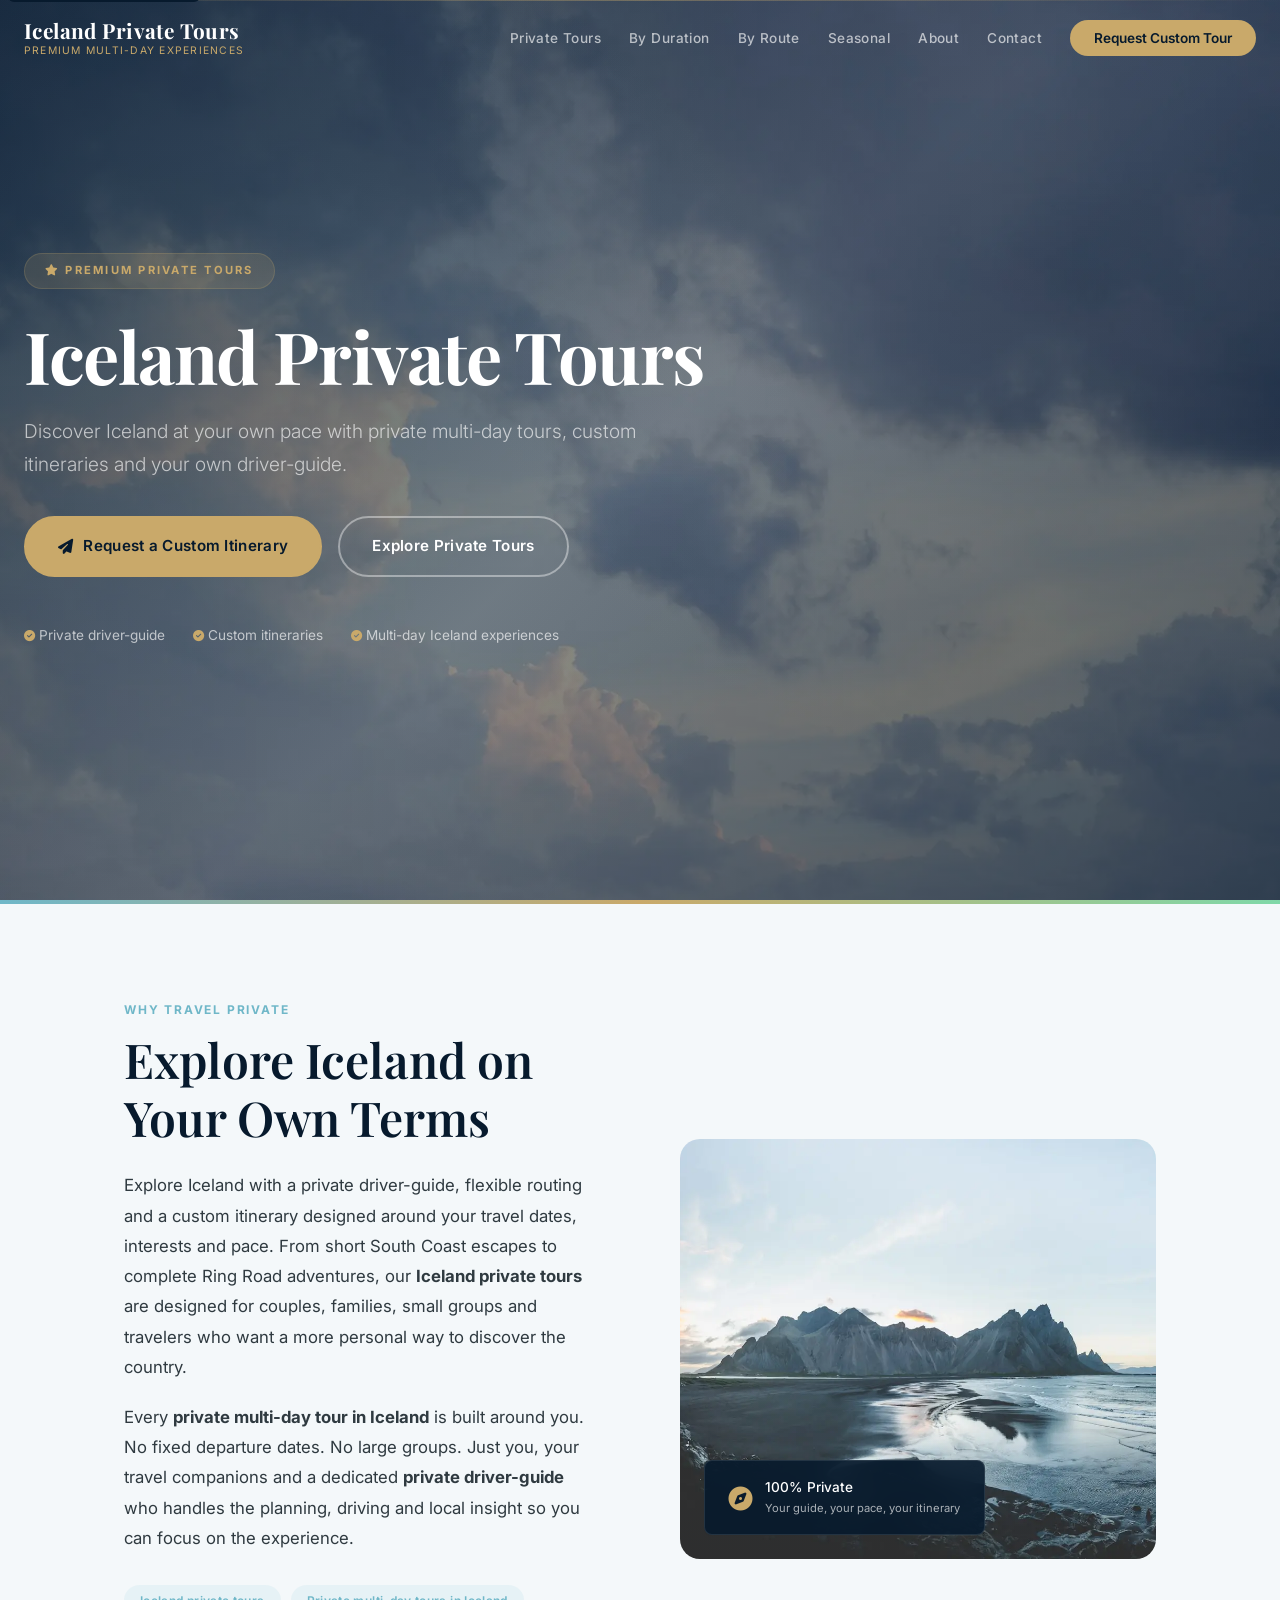
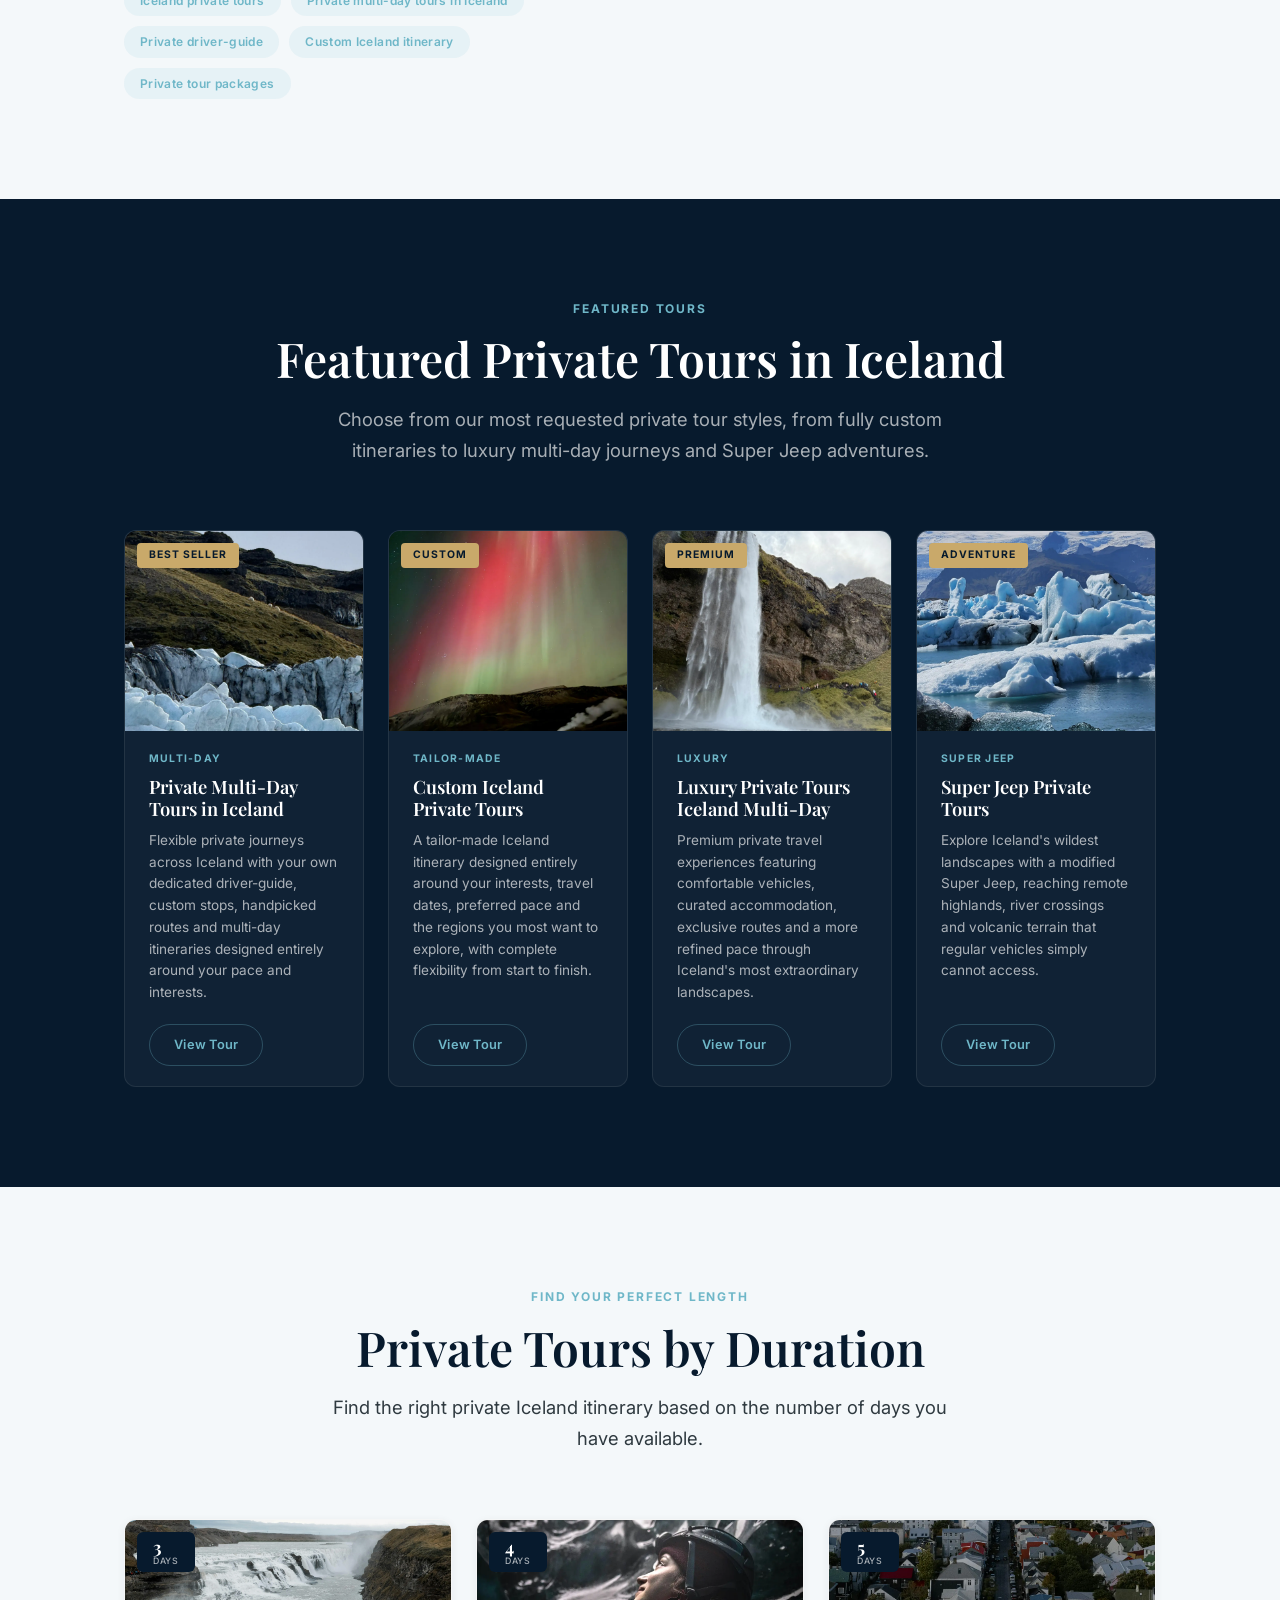
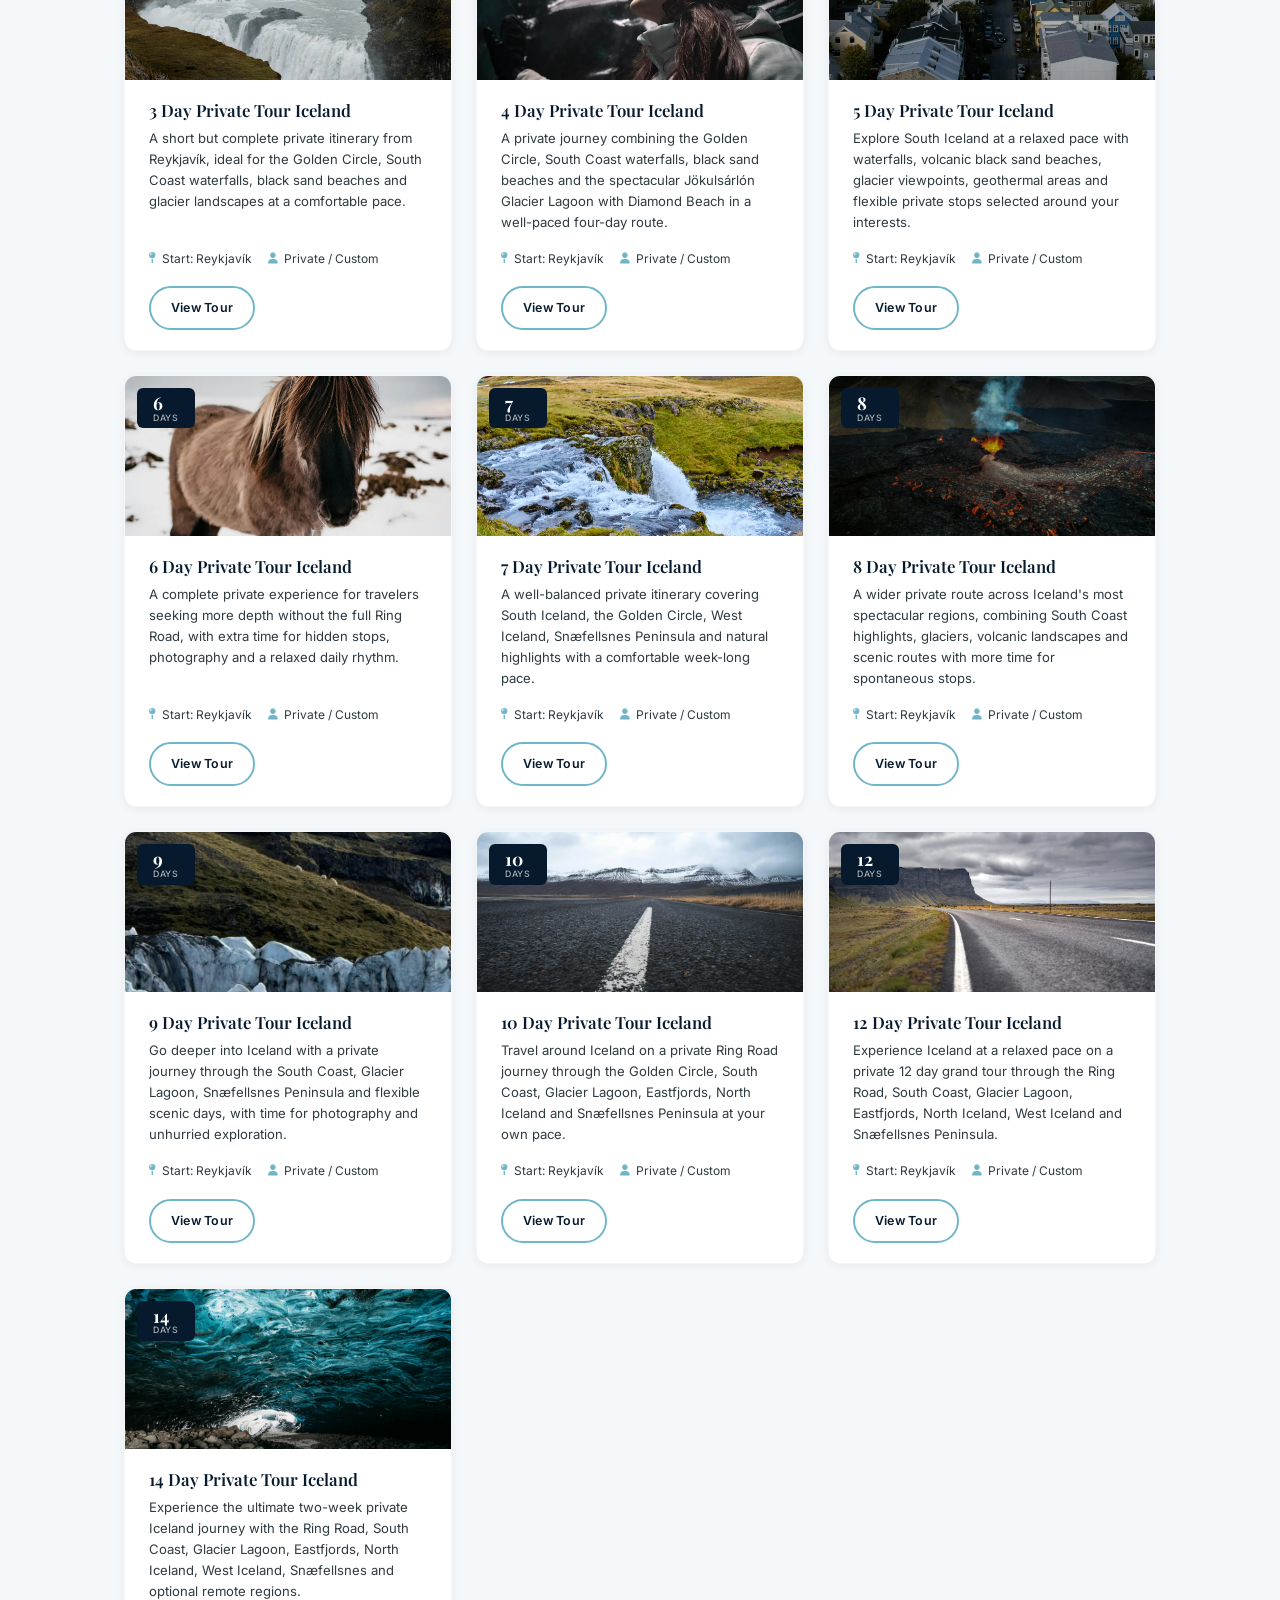
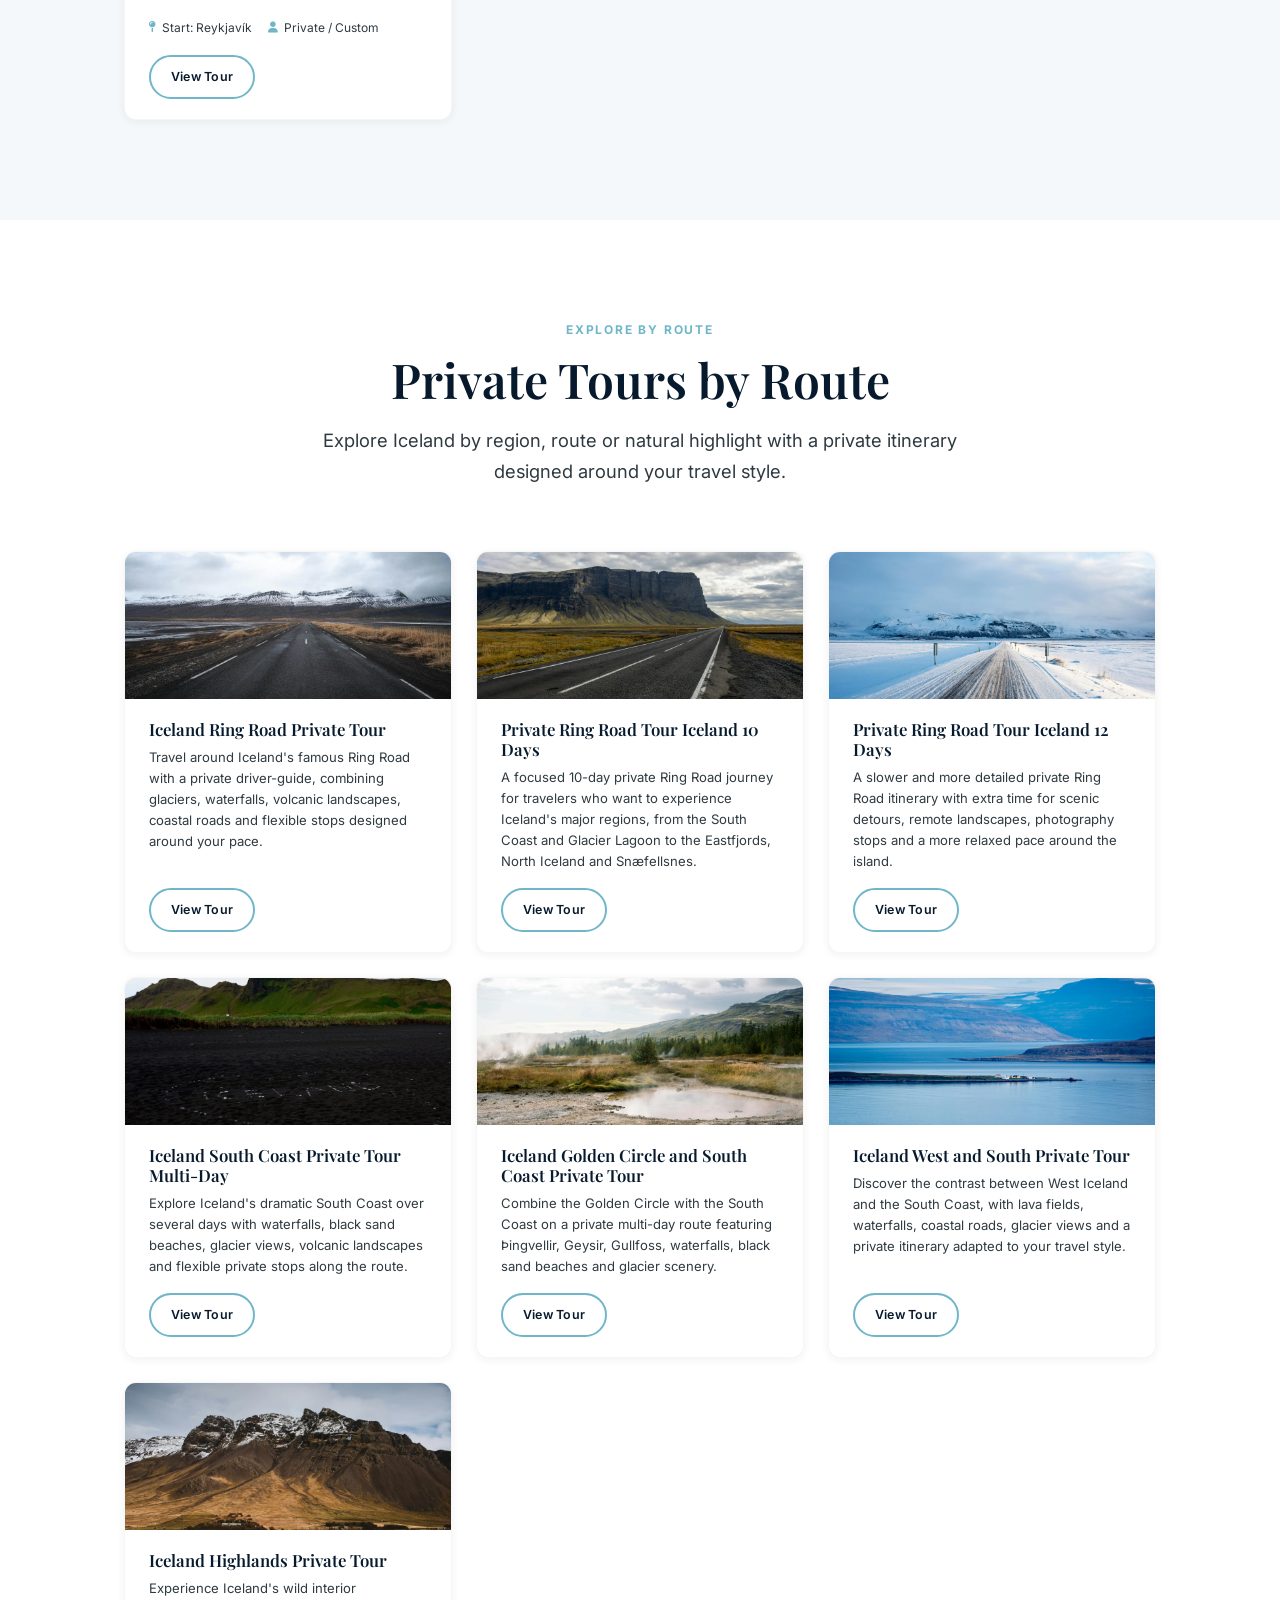
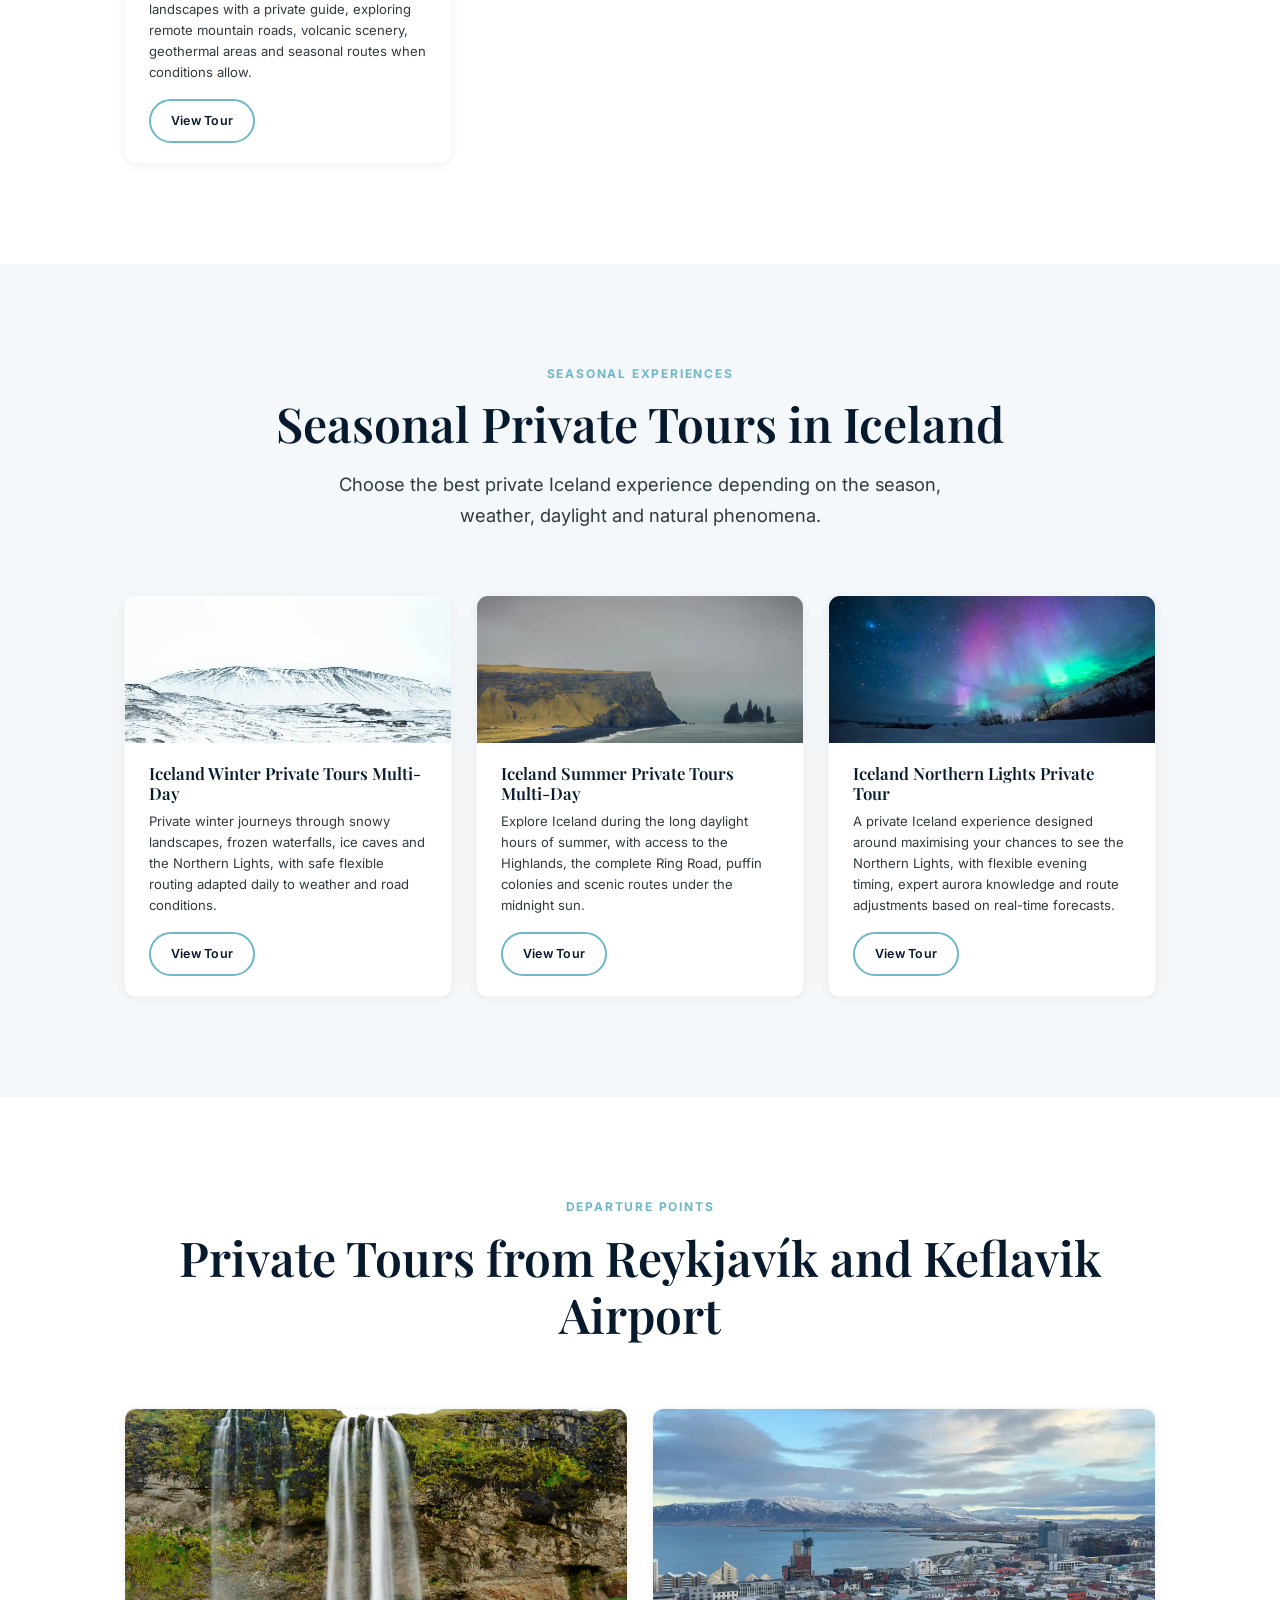
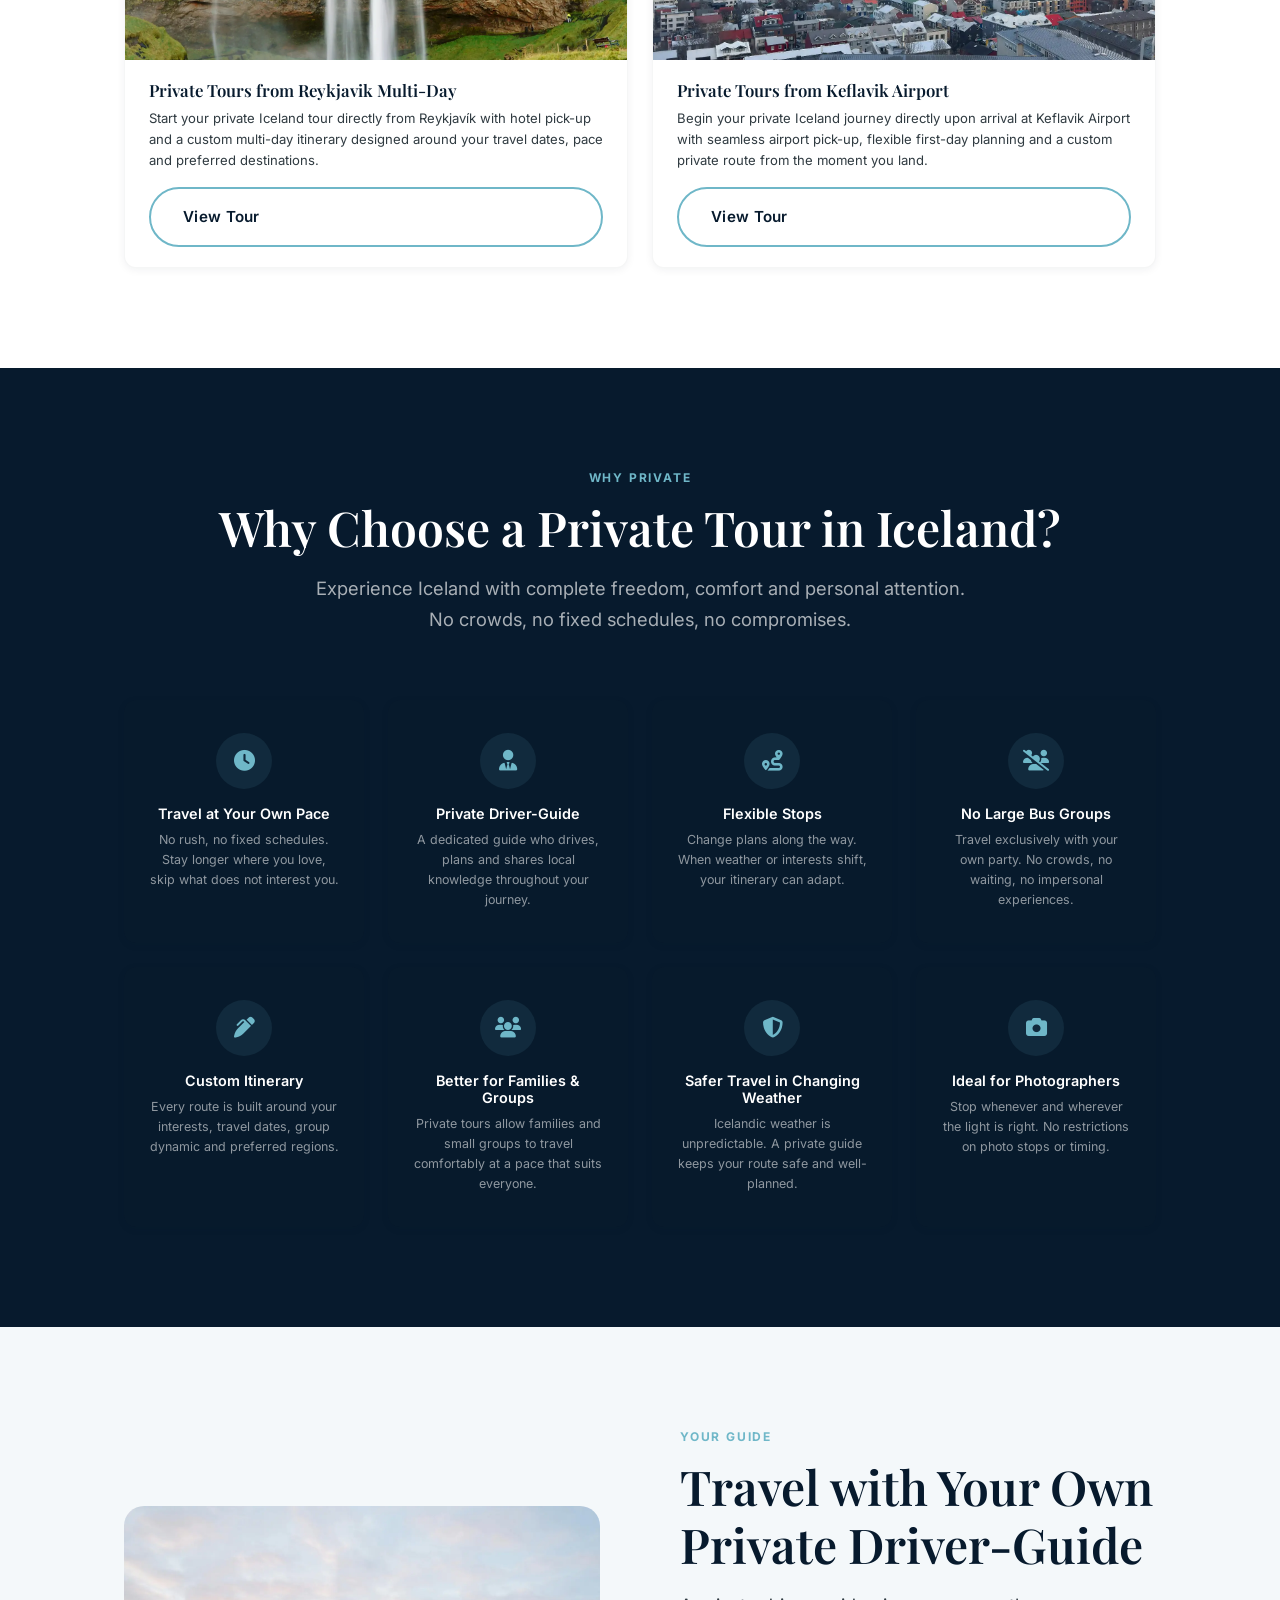
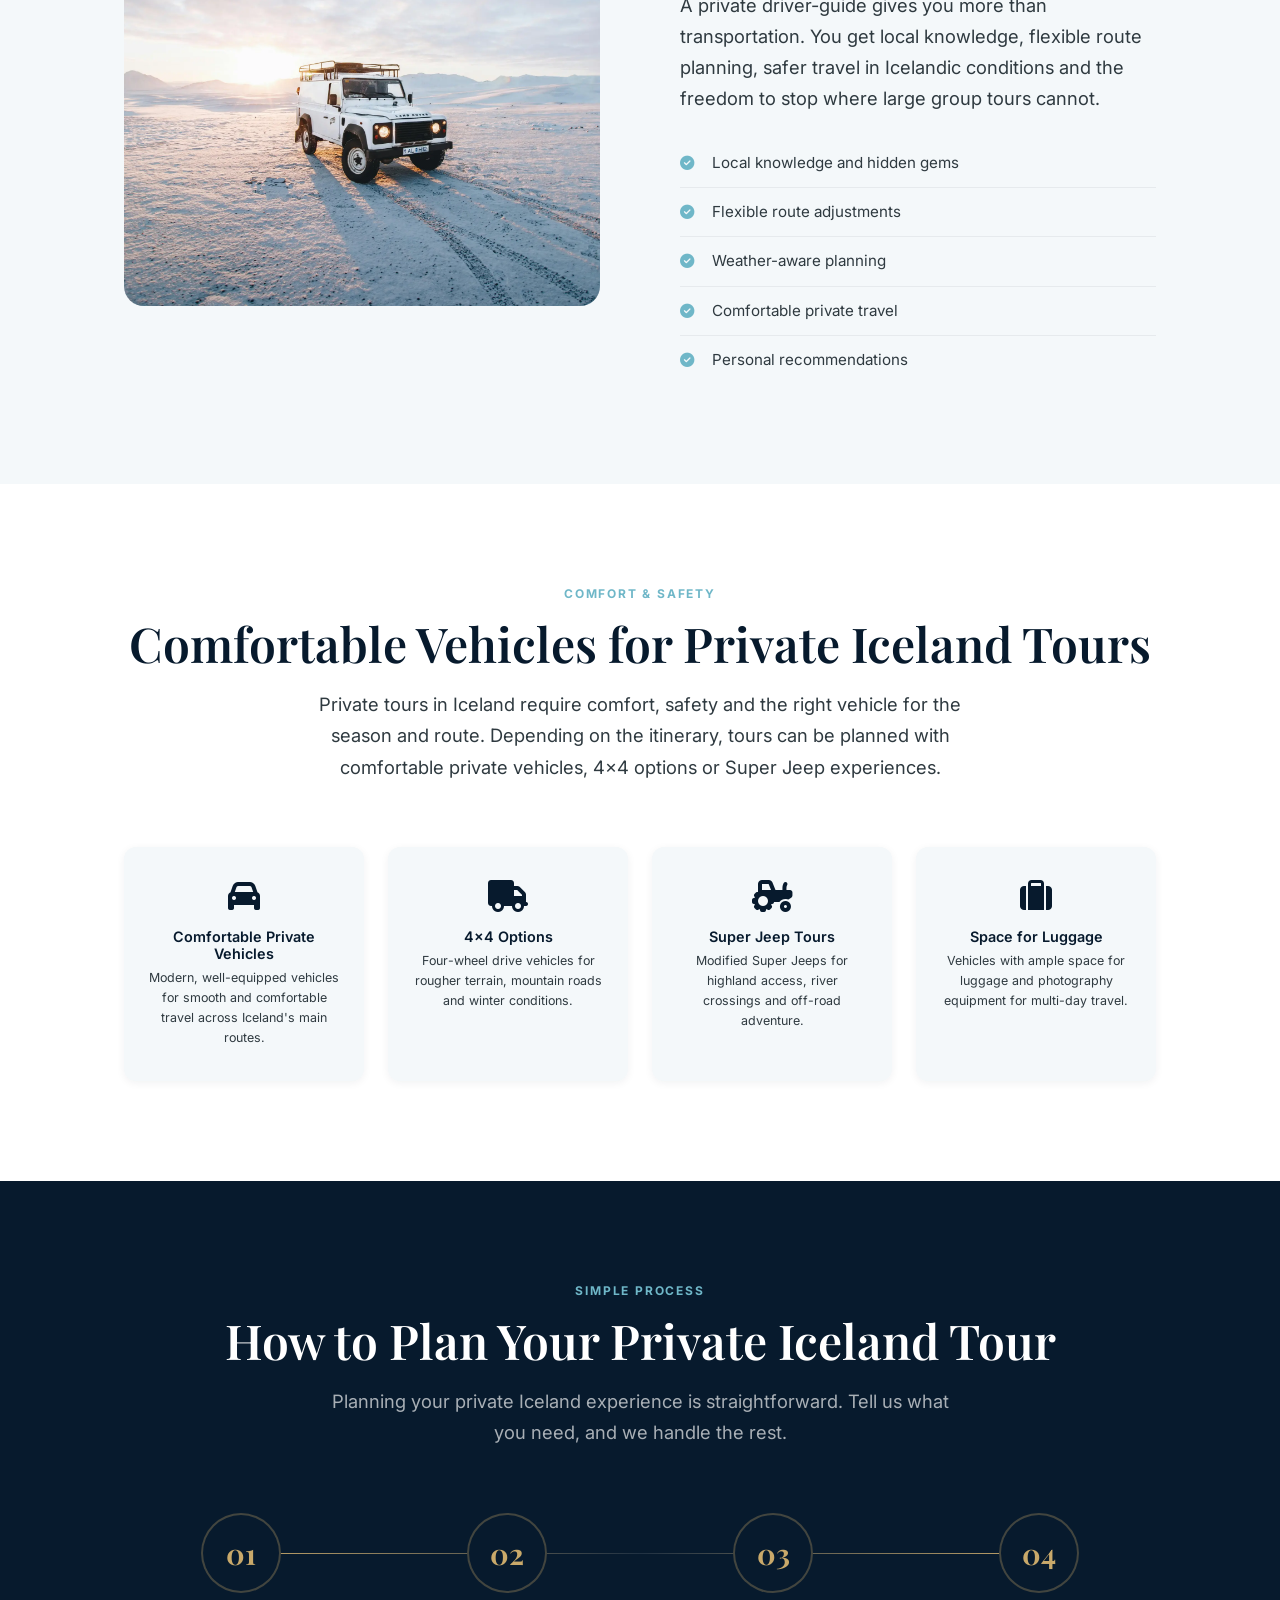
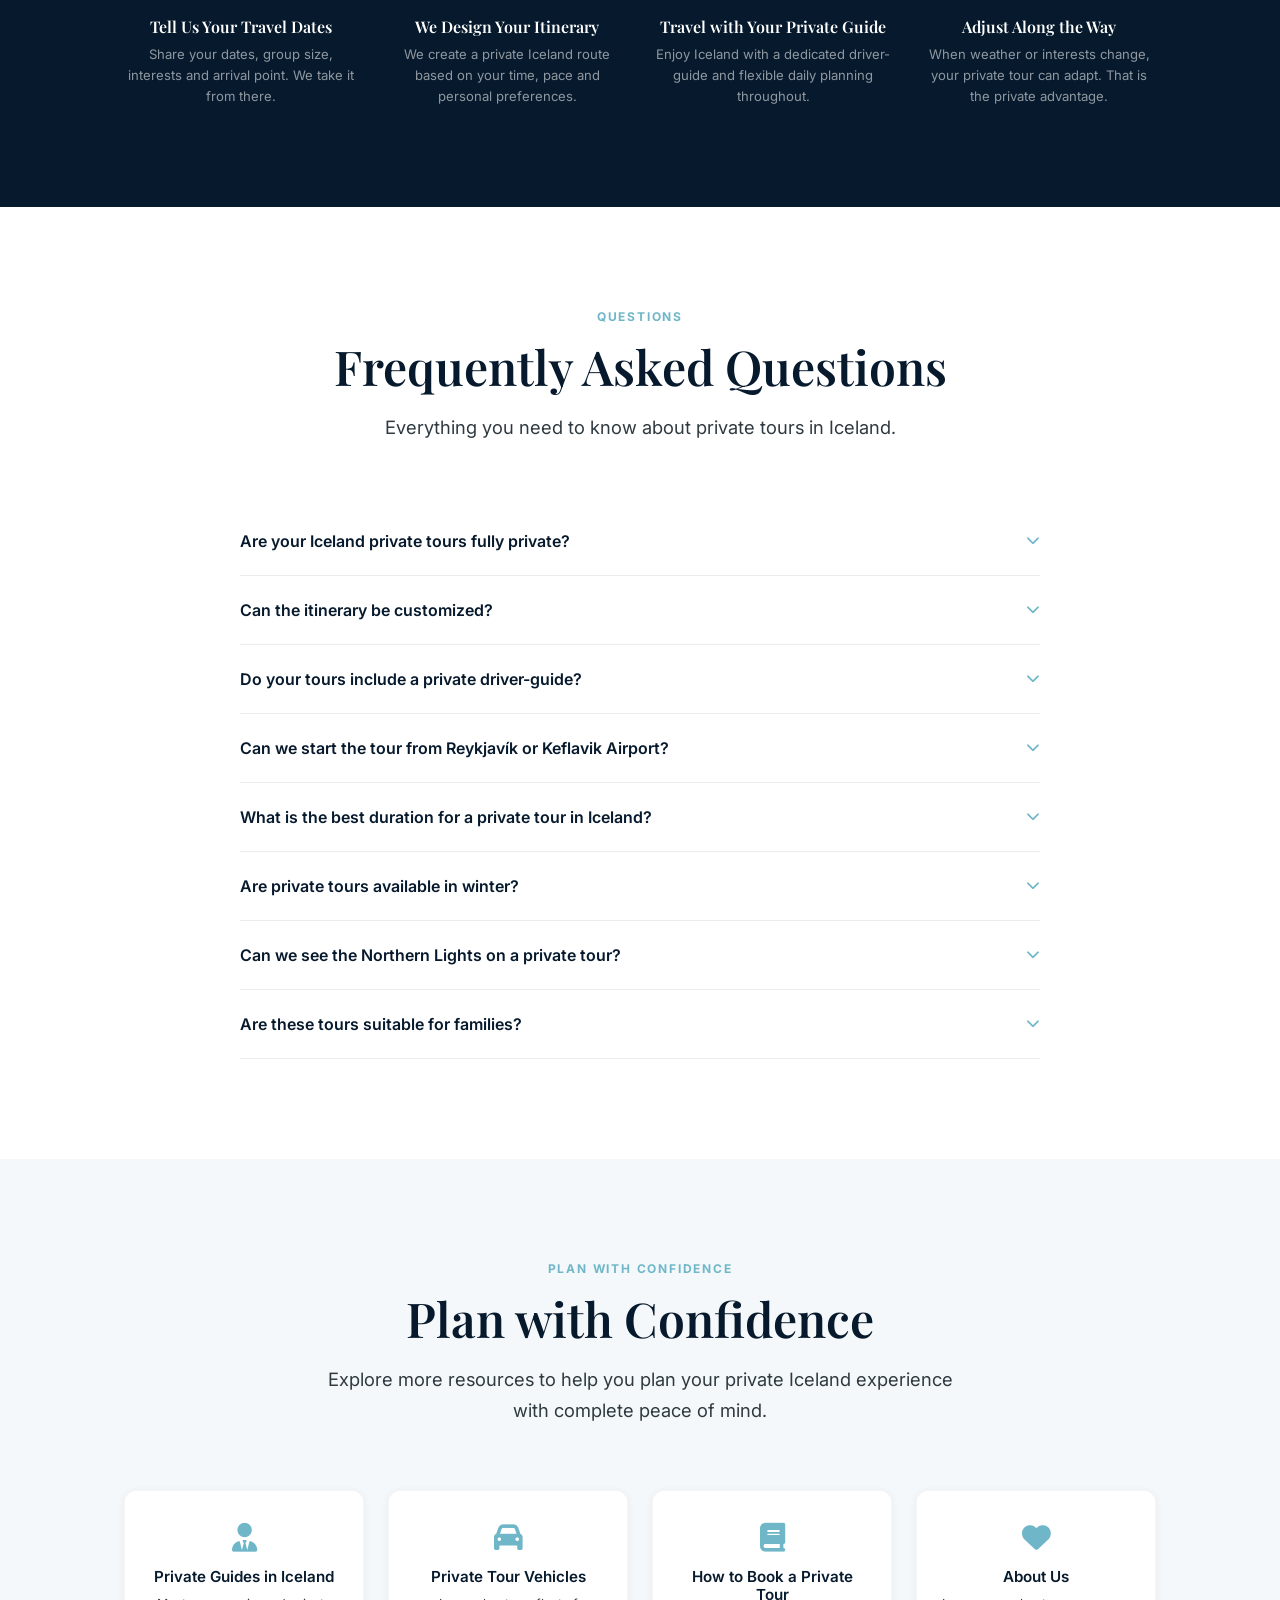
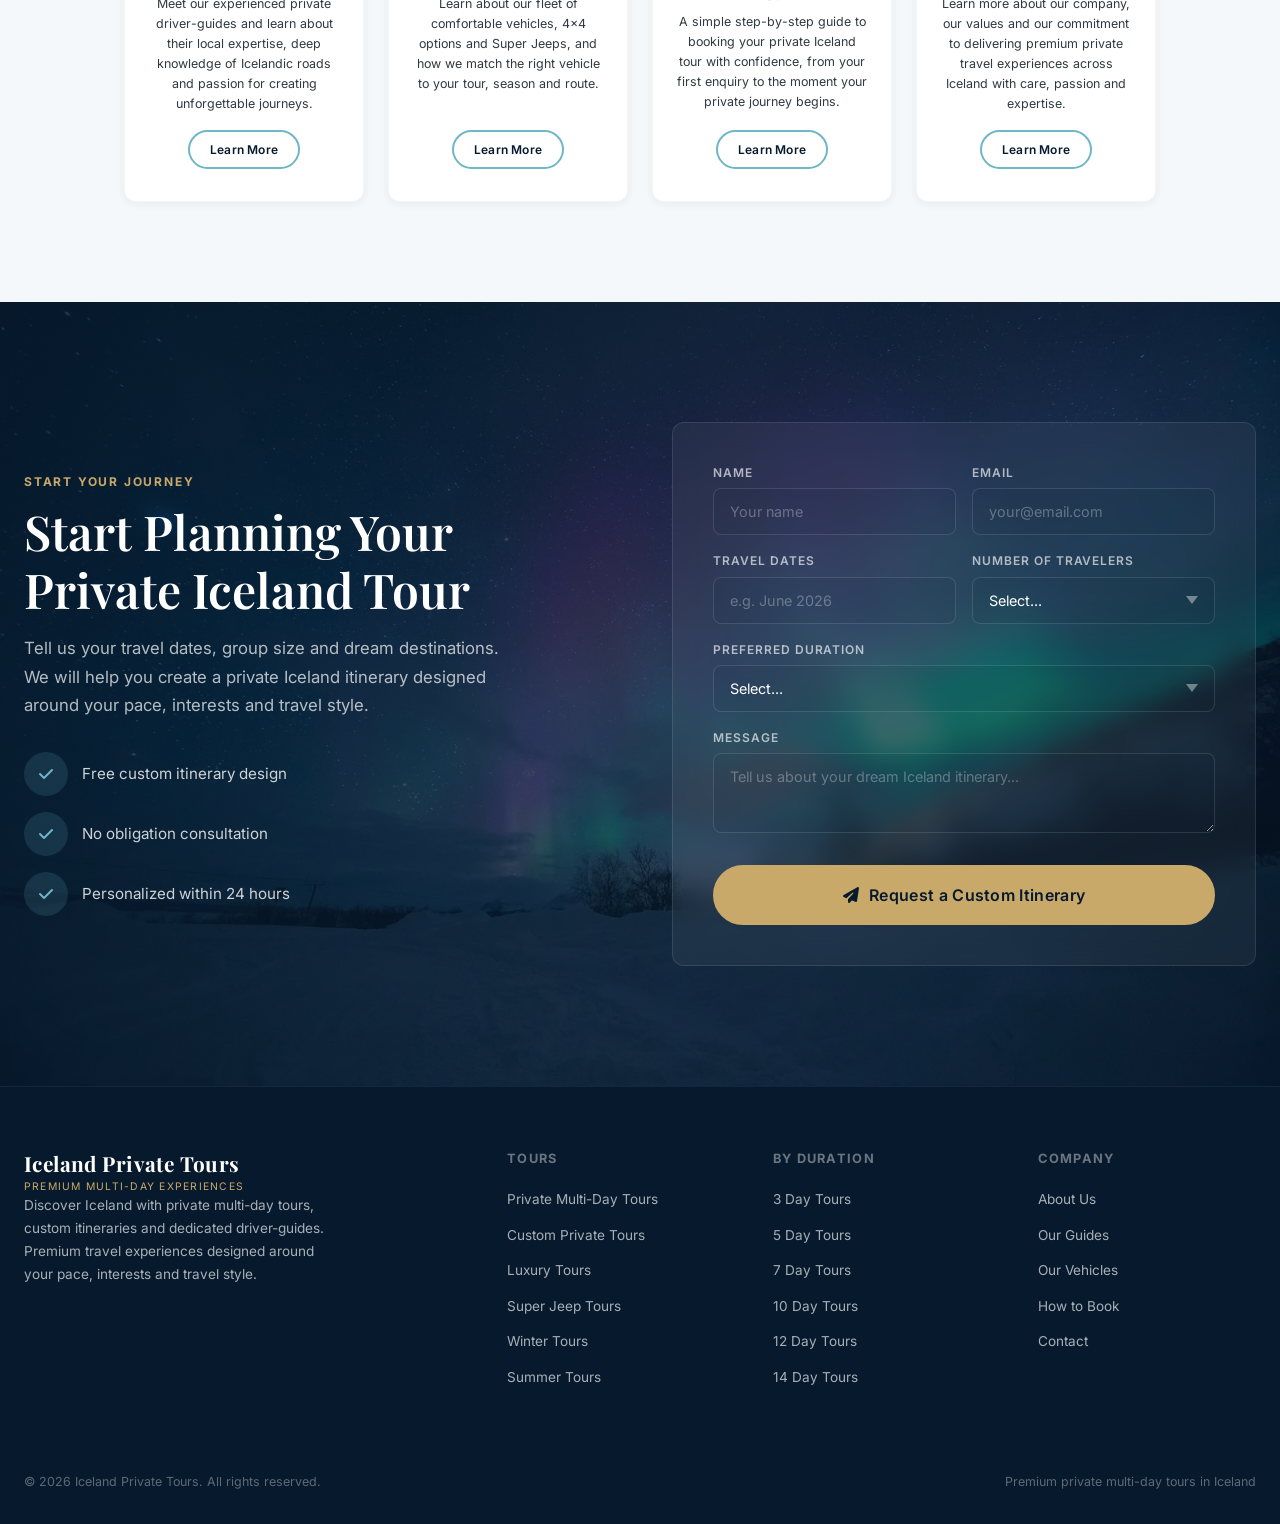
<file: index.html>
﻿<!doctype html>
<html lang="en">
  <head>
    <meta charset="UTF-8" />
    <meta name="viewport" content="width=device-width, initial-scale=1.0" />
    <title> Iceland Private Tours | Custom Multi-Day Tours with Private Driver-Guide </title>
    <meta name="description" content="Discover Iceland with private multi-day tours, custom itineraries and your own driver-guide. Flexible, exclusive and premium travel experiences across Iceland." />
    <link rel="preconnect" href="https://fonts.googleapis.com" />
    <link rel="preconnect" href="https://fonts.gstatic.com" crossorigin />
    <link href="https://fonts.googleapis.com/css2?family=Playfair+Display:ital,wght@0,400;0,500;0,600;0,700;1,400&family=Inter:wght@300;400;500;600;700&display=swap" rel="stylesheet" />
    <link rel="stylesheet" href="https://cdnjs.cloudflare.com/ajax/libs/font-awesome/6.5.1/css/all.min.css" />
    <!-- Global Stylesheet -->
    <link rel="stylesheet" href="assets/css/style.css" />
  </head>
  <body>
    <a class="skip-link" href="#main-content">Skip to main content</a>

    <!-- ==================== HEADER ==================== -->
    <header class="header" id="header">
      <div class="container">
        <a href="/" class="logo"> Iceland Private Tours <span>Premium Multi-Day Experiences</span> </a>
        <nav class="nav" aria-label="Main navigation">
          <ul class="nav-list" id="navList">
            <li><a href="#private-tours" class="nav-link">Private Tours</a></li>
            <li><a href="#duration" class="nav-link">By Duration</a></li>
            <li><a href="#route" class="nav-link">By Route</a></li>
            <li><a href="#seasonal" class="nav-link">Seasonal</a></li>
            <li><a href="pages/about.html" class="nav-link">About</a></li>
            <li><a href="#contact" class="nav-link">Contact</a></li>
            <li><a href="#contact" class="nav-cta">Request Custom Tour</a></li>
          </ul>
          <button class="menu-toggle" id="menuToggle" type="button" aria-label="Open menu" aria-expanded="false" aria-controls="navList" > <i class="fas fa-bars" aria-hidden="true"></i> </button>
        </nav>
      </div>
    </header>

    <main id="main-content">

      <!-- ==================== HERO ==================== -->
      <section class="hero" aria-labelledby="hero-title">
        <div class="hero-bg" aria-hidden="true"></div>
        <div class="hero-overlay" aria-hidden="true"></div>
        <div class="hero-pattern" aria-hidden="true"></div>
        <div class="container">
          <div class="hero-content">
            <span class="hero-tag" ><i class="fas fa-star" aria-hidden="true"></i> Premium Private Tours</span >
            <h1 id="hero-title">Iceland Private Tours</h1>
            <p>
              Discover Iceland at your own pace with private multi-day tours,
              custom itineraries and your own driver-guide.
            </p>
            <div class="hero-actions">
              <a href="#contact" class="btn btn-primary" ><i class="fas fa-paper-plane" aria-hidden="true"></i> Request a Custom Itinerary</a >
              <a href="#private-tours" class="btn btn-secondary" >Explore Private Tours</a >
            </div>
            <ul class="hero-trust">
              <li> <i class="fas fa-check-circle" aria-hidden="true"></i> Private driver-guide </li>
              <li> <i class="fas fa-check-circle" aria-hidden="true"></i> Custom itineraries </li>
              <li> <i class="fas fa-check-circle" aria-hidden="true"></i> Multi-day Iceland experiences </li>
            </ul>
          </div>
        </div>
      </section>

      <!-- ==================== INTRO ==================== -->
      <section class="intro section" aria-labelledby="intro-title">
        <div class="container">
          <div class="intro-grid">
            <div class="intro-text">
              <span class="section-label">Why Travel Private</span>
              <h2 class="section-title" id="intro-title"> Explore Iceland on Your Own Terms </h2>
              <p>
                Explore Iceland with a private driver-guide, flexible routing
                and a custom itinerary designed around your travel dates,
                interests and pace. From short South Coast escapes to complete
                Ring Road adventures, our
                <strong>Iceland private tours</strong> are designed for couples,
                families, small groups and travelers who want a more personal
                way to discover the country.
              </p>
              <p>
                Every <strong>private multi-day tour in Iceland</strong> is
                built around you. No fixed departure dates. No large groups.
                Just you, your travel companions and a dedicated
                <strong>private driver-guide</strong> who handles the planning,
                driving and local insight so you can focus on the experience.
              </p>
              <ul class="intro-keywords">
                <li class="intro-keyword">Iceland private tours</li>
                <li class="intro-keyword"> Private multi-day tours in Iceland </li>
                <li class="intro-keyword">Private driver-guide</li>
                <li class="intro-keyword">Custom Iceland itinerary</li>
                <li class="intro-keyword">Private tour packages</li>
              </ul>
            </div>
            <div class="intro-image">
              <img src="assets/images/intro-private-guide-iceland.webp" alt="Private driver-guide and traveler looking out over an Icelandic landscape" loading="lazy" class="img-ratio-6-7" />
              <div class="intro-badge">
                <i class="fas fa-compass" aria-hidden="true"></i>
                <div class="intro-badge-text"> 100% Private <small>Your guide, your pace, your itinerary</small> </div>
              </div>
            </div>
          </div>
        </div>
      </section>

      <!-- ==================== FEATURED PRIVATE TOURS ==================== -->
      <section class="featured section section-dark" id="private-tours" aria-labelledby="featured-title" >
        <div class="container">
          <header class="section-header">
            <span class="section-label">Featured Tours</span>
            <h2 class="section-title" id="featured-title">
              Featured Private Tours in Iceland
            </h2>
            <p class="section-subtitle">
              Choose from our most requested private tour styles, from fully
              custom itineraries to luxury multi-day journeys and Super Jeep
              adventures.
            </p>
          </header>
          <ul class="grid four-column-grid">
            <li>
              <article class="tour-card">
                <figure class="tour-card-image">
                  <img src="assets/images/private-multiday-tour-iceland.webp" alt="Private vehicle on a multi-day Iceland tour route" loading="lazy" class="img-ratio-2-1" />
                  <span class="tour-card-badge">Best Seller</span>
                </figure>
                <div class="card-body">
                  <span class="tour-card-category">Multi-Day</span>
                  <h3>Private Multi-Day Tours in Iceland</h3>
                  <p>
                    Flexible private journeys across Iceland with your own
                    dedicated driver-guide, custom stops, handpicked routes and
                    multi-day itineraries designed entirely around your pace and
                    interests.
                  </p>
                  <a href="#contact" class="btn">View Tour</a>
                </div>
              </article>
            </li>
            <li>
              <article class="tour-card">
                <figure class="tour-card-image">
                  <img src="assets/images/custom-iceland-private-tour.webp" alt="Custom Iceland itinerary with a private guide reviewing the route" loading="lazy" class="img-ratio-2-1" />
                  <span class="tour-card-badge">Custom</span>
                </figure>
                <div class="card-body">
                  <span class="tour-card-category">Tailor-Made</span>
                  <h3>Custom Iceland Private Tours</h3>
                  <p>
                    A tailor-made Iceland itinerary designed entirely around
                    your interests, travel dates, preferred pace and the regions
                    you most want to explore, with complete flexibility from
                    start to finish.
                  </p>
                  <a href="#contact" class="btn">View Tour</a>
                </div>
              </article>
            </li>
            <li>
              <article class="tour-card">
                <figure class="tour-card-image">
                  <img src="assets/images/luxury-private-tour-iceland.webp" alt="Luxury private vehicle parked beside an Icelandic glacier landscape" loading="lazy" class="img-ratio-2-1" />
                  <span class="tour-card-badge">Premium</span>
                </figure>
                <div class="card-body">
                  <span class="tour-card-category">Luxury</span>
                  <h3>Luxury Private Tours Iceland Multi-Day</h3>
                  <p>
                    Premium private travel experiences featuring comfortable
                    vehicles, curated accommodation, exclusive routes and a more
                    refined pace through Iceland's most extraordinary
                    landscapes.
                  </p>
                  <a href="#contact" class="btn">View Tour</a>
                </div>
              </article>
            </li>
            <li>
              <article class="tour-card">
                <figure class="tour-card-image">
                  <img src="assets/images/super-jeep-private-tour-iceland.webp" alt="Modified Super Jeep crossing rugged Icelandic terrain" loading="lazy" class="img-ratio-2-1" />
                  <span class="tour-card-badge">Adventure</span>
                </figure>
                <div class="card-body">
                  <span class="tour-card-category">Super Jeep</span>
                  <h3>Super Jeep Private Tours</h3>
                  <p>
                    Explore Iceland's wildest landscapes with a modified Super
                    Jeep, reaching remote highlands, river crossings and
                    volcanic terrain that regular vehicles simply cannot access.
                  </p>
                  <a href="#contact" class="btn">View Tour</a>
                </div>
              </article>
            </li>
          </ul>
        </div>
      </section>

      <!-- ==================== TOURS BY DURATION ==================== -->
      <section class="section" id="duration" aria-labelledby="duration-title">
        <div class="container">
          <header class="section-header">
            <span class="section-label">Find Your Perfect Length</span>
            <h2 class="section-title" id="duration-title"> Private Tours by Duration </h2>
            <p class="section-subtitle">
              Find the right private Iceland itinerary based on the number of
              days you have available.
            </p>
          </header>
          <ul class="grid three-column-grid">
            <li>
              <article class="card duration-card">
                <figure class="card-image card-media">
                  <img src="assets/images/3-day-golden-circle-private-tour.webp" alt="3 Day private tour route in Iceland" loading="lazy" class="img-ratio-5-2" />
                  <div class="duration-badge">3 <small>Days</small></div>
                </figure>
                <div class="card-body">
                  <h3>3 Day Private Tour Iceland</h3>
                  <p>
                    A short but complete private itinerary from Reykjavík, ideal
                    for the Golden Circle, South Coast waterfalls, black sand
                    beaches and glacier landscapes at a comfortable pace.
                  </p>
                  <div class="duration-meta">
                    <span ><i class="fas fa-map-pin" aria-hidden="true"></i> Start: Reykjavík</span >
                    <span ><i class="fas fa-user" aria-hidden="true"></i> Private / Custom</span >
                  </div>
                  <a href="pages/3-day-private-tour-iceland.html" class="btn btn-outline" >View Tour</a >
                </div>
              </article>
            </li>
            <li>
              <article class="card duration-card">
                <figure class="card-image card-media">
                  <img src="assets/images/4-day-glacier-lagoon-private-tour.webp" alt="4 Day private tour route in Iceland" loading="lazy" class="img-ratio-5-2" />
                  <div class="duration-badge">4 <small>Days</small></div>
                </figure>
                <div class="card-body">
                  <h3>4 Day Private Tour Iceland</h3>
                  <p>
                    A private journey combining the Golden Circle, South Coast
                    waterfalls, black sand beaches and the spectacular
                    Jökulsárlón Glacier Lagoon with Diamond Beach in a
                    well-paced four-day route.
                  </p>
                  <div class="duration-meta">
                    <span ><i class="fas fa-map-pin" aria-hidden="true"></i> Start: Reykjavík</span >
                    <span ><i class="fas fa-user" aria-hidden="true"></i> Private / Custom</span >
                  </div>
                  <a href="pages/4-day-private-tour-iceland.html" class="btn btn-outline" >View Tour</a >
                </div>
              </article>
            </li>
            <li>
              <article class="card duration-card">
                <figure class="card-image card-media">
                  <img src="assets/images/5-day-south-coast-private-tour.webp" alt="5 Day private tour route in Iceland" loading="lazy" class="img-ratio-5-2" />
                  <div class="duration-badge">5 <small>Days</small></div>
                </figure>
                <div class="card-body">
                  <h3>5 Day Private Tour Iceland</h3>
                  <p>
                    Explore South Iceland at a relaxed pace with waterfalls,
                    volcanic black sand beaches, glacier viewpoints, geothermal
                    areas and flexible private stops selected around your
                    interests.
                  </p>
                  <div class="duration-meta">
                    <span ><i class="fas fa-map-pin" aria-hidden="true"></i> Start: Reykjavík</span >
                    <span ><i class="fas fa-user" aria-hidden="true"></i> Private / Custom</span >
                  </div>
                  <a href="pages/5-day-private-tour-iceland.html" class="btn btn-outline" >View Tour</a >
                </div>
              </article>
            </li>
            <li>
              <article class="card duration-card">
                <figure class="card-image card-media">
                  <img src="assets/images/6-day-private-tour-iceland.webp" alt="6 Day private tour route in Iceland" loading="lazy" class="img-ratio-5-2" />
                  <div class="duration-badge">6 <small>Days</small></div>
                </figure>
                <div class="card-body">
                  <h3>6 Day Private Tour Iceland</h3>
                  <p>
                    A complete private experience for travelers seeking more
                    depth without the full Ring Road, with extra time for hidden
                    stops, photography and a relaxed daily rhythm.
                  </p>
                  <div class="duration-meta">
                    <span ><i class="fas fa-map-pin" aria-hidden="true"></i> Start: Reykjavík</span >
                    <span ><i class="fas fa-user" aria-hidden="true"></i> Private / Custom</span >
                  </div>
                  <a href="pages/6-day-private-tour-iceland.html" class="btn btn-outline" >View Tour</a >
                </div>
              </article>
            </li>
            <li>
              <article class="card duration-card">
                <figure class="card-image card-media">
                  <img src="assets/images/7-day-snaefellsnes-private-tour.webp" alt="7 Day private tour route in Iceland" loading="lazy" class="img-ratio-5-2" />
                  <div class="duration-badge">7 <small>Days</small></div>
                </figure>
                <div class="card-body">
                  <h3>7 Day Private Tour Iceland</h3>
                  <p>
                    A well-balanced private itinerary covering South Iceland,
                    the Golden Circle, West Iceland, Snæfellsnes Peninsula and
                    natural highlights with a comfortable week-long pace.
                  </p>
                  <div class="duration-meta">
                    <span ><i class="fas fa-map-pin" aria-hidden="true"></i> Start: Reykjavík</span >
                    <span ><i class="fas fa-user" aria-hidden="true"></i> Private / Custom</span >
                  </div>
                  <a href="pages/7-day-private-tour-iceland.html" class="btn btn-outline" >View Tour</a >
                </div>
              </article>
            </li>
            <li>
              <article class="card duration-card">
                <figure class="card-image card-media">
                  <img src="assets/images/8-day-private-tour-iceland.webp" alt="8 Day private tour route in Iceland" loading="lazy" class="img-ratio-5-2" />
                  <div class="duration-badge">8 <small>Days</small></div>
                </figure>
                <div class="card-body">
                  <h3>8 Day Private Tour Iceland</h3>
                  <p>
                    A wider private route across Iceland's most spectacular
                    regions, combining South Coast highlights, glaciers,
                    volcanic landscapes and scenic routes with more time for
                    spontaneous stops.
                  </p>
                  <div class="duration-meta">
                    <span ><i class="fas fa-map-pin" aria-hidden="true"></i> Start: Reykjavík</span >
                    <span ><i class="fas fa-user" aria-hidden="true"></i> Private / Custom</span >
                  </div>
                  <a href="pages/8-day-private-tour-iceland.html" class="btn btn-outline" >View Tour</a >
                </div>
              </article>
            </li>
            <li>
              <article class="card duration-card">
                <figure class="card-image card-media">
                  <img src="assets/images/private-multiday-tour-iceland.webp" alt="9 Day private tour route in Iceland" loading="lazy" class="img-ratio-5-2" />
                  <div class="duration-badge">9 <small>Days</small></div>
                </figure>
                <div class="card-body">
                  <h3>9 Day Private Tour Iceland</h3>
                  <p>
                    Go deeper into Iceland with a private journey through the
                    South Coast, Glacier Lagoon, Snæfellsnes Peninsula and
                    flexible scenic days, with time for photography and
                    unhurried exploration.
                  </p>
                  <div class="duration-meta">
                    <span ><i class="fas fa-map-pin" aria-hidden="true"></i> Start: Reykjavík</span >
                    <span ><i class="fas fa-user" aria-hidden="true"></i> Private / Custom</span >
                  </div>
                  <a href="pages/9-day-private-tour-iceland.html" class="btn btn-outline" >View Tour</a >
                </div>
              </article>
            </li>
            <li>
              <article class="card duration-card">
                <figure class="card-image card-media">
                  <img src="assets/images/10-day-ring-road-private-tour.webp" alt="10 Day private tour route in Iceland" loading="lazy" class="img-ratio-5-2" />
                  <div class="duration-badge">10 <small>Days</small></div>
                </figure>
                <div class="card-body">
                  <h3>10 Day Private Tour Iceland</h3>
                  <p>
                    Travel around Iceland on a private Ring Road journey through
                    the Golden Circle, South Coast, Glacier Lagoon, Eastfjords,
                    North Iceland and Snæfellsnes Peninsula at your own pace.
                  </p>
                  <div class="duration-meta">
                    <span ><i class="fas fa-map-pin" aria-hidden="true"></i> Start: Reykjavík</span >
                    <span ><i class="fas fa-user" aria-hidden="true"></i> Private / Custom</span >
                  </div>
                  <a href="pages/10-day-private-tour-iceland.html" class="btn btn-outline" >View Tour</a >
                </div>
              </article>
            </li>
            <li>
              <article class="card duration-card">
                <figure class="card-image card-media">
                  <img src="assets/images/12-day-private-tour-iceland.webp" alt="12 Day private tour route in Iceland" loading="lazy" class="img-ratio-5-2" />
                  <div class="duration-badge">12 <small>Days</small></div>
                </figure>
                <div class="card-body">
                  <h3>12 Day Private Tour Iceland</h3>
                  <p>
                    Experience Iceland at a relaxed pace on a private 12 day
                    grand tour through the Ring Road, South Coast, Glacier
                    Lagoon, Eastfjords, North Iceland, West Iceland and
                    Snæfellsnes Peninsula.
                  </p>
                  <div class="duration-meta">
                    <span ><i class="fas fa-map-pin" aria-hidden="true"></i> Start: Reykjavík</span >
                    <span ><i class="fas fa-user" aria-hidden="true"></i> Private / Custom</span >
                  </div>
                  <a href="pages/12-day-private-tour-iceland.html" class="btn btn-outline" >View Tour</a >
                </div>
              </article>
            </li>
            <li>
              <article class="card duration-card">
                <figure class="card-image card-media">
                  <img src="assets/images/14-day-complete-iceland-private-tour.webp" alt="14 Day private tour route in Iceland" loading="lazy" class="img-ratio-5-2" />
                  <div class="duration-badge">14 <small>Days</small></div>
                </figure>
                <div class="card-body">
                  <h3>14 Day Private Tour Iceland</h3>
                  <p>
                    Experience the ultimate two-week private Iceland journey
                    with the Ring Road, South Coast, Glacier Lagoon, Eastfjords,
                    North Iceland, West Iceland, Snæfellsnes and optional remote
                    regions.
                  </p>
                  <div class="duration-meta">
                    <span ><i class="fas fa-map-pin" aria-hidden="true"></i> Start: Reykjavík</span >
                    <span ><i class="fas fa-user" aria-hidden="true"></i> Private / Custom</span >
                  </div>
                  <a href="pages/14-day-private-tour-iceland.html" class="btn btn-outline" >View Tour</a >
                </div>
              </article>
            </li>
          </ul>
        </div>
      </section>

      <!-- ==================== TOURS BY ROUTE ==================== -->
      <section
        class="section  section-white"
        id="route"
        aria-labelledby="route-title"
      >
        <div class="container">
          <header class="section-header">
            <span class="section-label">Explore by Route</span>
            <h2 class="section-title" id="route-title">
              Private Tours by Route
            </h2>
            <p class="section-subtitle">
              Explore Iceland by region, route or natural highlight with a
              private itinerary designed around your travel style.
            </p>
          </header>
          <ul class="grid three-column-grid">
            <li>
              <article class="card route-card">
                <figure class="card-media">
                  <img src="assets/images/ring-road-private-tour-iceland.webp" alt="Iceland Ring Road Private Tour" loading="lazy" class="img-ratio-20-9" />
                </figure>
                <div class="card-body">
                  <h3>Iceland Ring Road Private Tour</h3>
                  <p>
                    Travel around Iceland's famous Ring Road with a private
                    driver-guide, combining glaciers, waterfalls, volcanic
                    landscapes, coastal roads and flexible stops designed around
                    your pace.
                  </p>
                  <a href="#contact" class="btn btn-outline">View Tour</a>
                </div>
              </article>
            </li>
            <li>
              <article class="card route-card">
                <figure class="card-media">
                  <img src="assets/images/ring-road-10-days-iceland.webp" alt="Private Ring Road Tour Iceland 10 Days" loading="lazy" class="img-ratio-20-9" />
                </figure>
                <div class="card-body">
                  <h3>Private Ring Road Tour Iceland 10 Days</h3>
                  <p>
                    A focused 10-day private Ring Road journey for travelers who
                    want to experience Iceland's major regions, from the South
                    Coast and Glacier Lagoon to the Eastfjords, North Iceland
                    and Snæfellsnes.
                  </p>
                  <a href="#contact" class="btn btn-outline">View Tour</a>
                </div>
              </article>
            </li>
            <li>
              <article class="card route-card">
                <figure class="card-media">
                  <img src="assets/images/ring-road-12-days-iceland.webp" alt="Private Ring Road Tour Iceland 12 Days" loading="lazy" class="img-ratio-20-9" />
                </figure>
                <div class="card-body">
                  <h3>Private Ring Road Tour Iceland 12 Days</h3>
                  <p>
                    A slower and more detailed private Ring Road itinerary with
                    extra time for scenic detours, remote landscapes,
                    photography stops and a more relaxed pace around the island.
                  </p>
                  <a href="#contact" class="btn btn-outline">View Tour</a>
                </div>
              </article>
            </li>
            <li>
              <article class="card route-card">
                <figure class="card-media">
                  <img src="assets/images/south-coast-private-tour-iceland.webp" alt="Iceland South Coast Private Tour Multi-Day" loading="lazy" class="img-ratio-20-9" />
                </figure>
                <div class="card-body">
                  <h3>Iceland South Coast Private Tour Multi-Day</h3>
                  <p>
                    Explore Iceland's dramatic South Coast over several days
                    with waterfalls, black sand beaches, glacier views, volcanic
                    landscapes and flexible private stops along the route.
                  </p>
                  <a href="#contact" class="btn btn-outline">View Tour</a>
                </div>
              </article>
            </li>
            <li>
              <article class="card route-card">
                <figure class="card-media">
                  <img src="assets/images/golden-circle-south-coast-private-tour.webp" alt="Iceland Golden Circle and South Coast Private Tour" loading="lazy" class="img-ratio-20-9" />
                </figure>
                <div class="card-body">
                  <h3>Iceland Golden Circle and South Coast Private Tour</h3>
                  <p>
                    Combine the Golden Circle with the South Coast on a private
                    multi-day route featuring Þingvellir, Geysir, Gullfoss,
                    waterfalls, black sand beaches and glacier scenery.
                  </p>
                  <a href="#contact" class="btn btn-outline">View Tour</a>
                </div>
              </article>
            </li>
            <li>
              <article class="card route-card">
                <figure class="card-media">
                  <img src="assets/images/west-south-private-tour-iceland.webp" alt="Iceland West and South Private Tour" loading="lazy" class="img-ratio-20-9" />
                </figure>
                <div class="card-body">
                  <h3>Iceland West and South Private Tour</h3>
                  <p>
                    Discover the contrast between West Iceland and the South
                    Coast, with lava fields, waterfalls, coastal roads, glacier
                    views and a private itinerary adapted to your travel style.
                  </p>
                  <a href="#contact" class="btn btn-outline">View Tour</a>
                </div>
              </article>
            </li>
            <li>
              <article class="card route-card">
                <figure class="card-media">
                  <img src="assets/images/highlands-private-tour-iceland.webp" alt="Iceland Highlands Private Tour" loading="lazy" class="img-ratio-20-9" />
                </figure>
                <div class="card-body">
                  <h3>Iceland Highlands Private Tour</h3>
                  <p>
                    Experience Iceland's wild interior landscapes with a private
                    guide, exploring remote mountain roads, volcanic scenery,
                    geothermal areas and seasonal routes when conditions allow.
                  </p>
                  <a href="#contact" class="btn btn-outline">View Tour</a>
                </div>
              </article>
            </li>
          </ul>
        </div>
      </section>

      <!-- ==================== SEASONAL TOURS ==================== -->
      <section class="seasonal section" id="seasonal" aria-labelledby="seasonal-title">
        <div class="container">
          <header class="section-header">
            <span class="section-label">Seasonal Experiences</span>
            <h2 class="section-title" id="seasonal-title"> Seasonal Private Tours in Iceland </h2>
            <p class="section-subtitle">
              Choose the best private Iceland experience depending on the
              season, weather, daylight and natural phenomena.
            </p>
          </header>
          <ul class="grid three-column-grid">
            <li>
              <article class="card seasonal-card">
                <figure class="card-media">
                  <img src="assets/images/winter-private-tour-iceland.webp" alt="Iceland Winter Private Tours Multi-Day" loading="lazy" class="img-ratio-20-9" />
                </figure>
                <div class="card-body">
                  <h3>Iceland Winter Private Tours Multi-Day</h3>
                  <p>
                    Private winter journeys through snowy landscapes, frozen
                    waterfalls, ice caves and the Northern Lights, with safe
                    flexible routing adapted daily to weather and road
                    conditions.
                  </p>
                  <a href="#contact" class="btn btn-outline">View Tour</a>
                </div>
              </article>
            </li>
            <li>
              <article class="card seasonal-card">
                <div class="card-media">
                  <img src="assets/images/summer-private-tour-iceland.webp" alt="Iceland Summer Private Tours Multi-Day" loading="lazy" class="img-ratio-20-9" />
                </div>
                <div class="card-body">
                  <h3>Iceland Summer Private Tours Multi-Day</h3>
                  <p>
                    Explore Iceland during the long daylight hours of summer,
                    with access to the Highlands, the complete Ring Road, puffin
                    colonies and scenic routes under the midnight sun.
                  </p>
                  <a href="#contact" class="btn btn-outline">View Tour</a>
                </div>
              </article>
            </li>
            <li>
              <article class="card seasonal-card">
                <figure class="card-media">
                  <img src="assets/images/northern-lights-private-tour-iceland.webp" alt="Iceland Northern Lights Private Tour" loading="lazy" class="img-ratio-20-9" />
                </figure>
                <div class="card-body">
                  <h3>Iceland Northern Lights Private Tour</h3>
                  <p>
                    A private Iceland experience designed around maximising your
                    chances to see the Northern Lights, with flexible evening
                    timing, expert aurora knowledge and route adjustments based
                    on real-time forecasts.
                  </p>
                  <a href="#contact" class="btn btn-outline">View Tour</a>
                </div>
              </article>
            </li>
          </ul>
        </div>
      </section>

      <!-- ==================== TOURS FROM REYKJAVIK / KEFLAVIK ==================== -->
      <section class="section section-white" aria-labelledby="location-title">
        <div class="container">
          <header class="section-header">
            <span class="section-label">Departure Points</span>
            <h2 class="section-title" id="location-title"> Private Tours from Reykjavík and Keflavik Airport </h2>
          </header>
          <ul class="grid two-column-grid">
            <li>
              <article class="card location-card">
                <figure class="location-card-image card-media">
                  <img src="assets/images/private-tours-from-reykjavik.webp" alt="Private Tours from Reykjavik Multi-Day" loading="lazy" class="img-ratio-2-1" />
                </figure>
                <div class="card-body">
                  <h3>Private Tours from Reykjavik Multi-Day</h3>
                  <p>
                    Start your private Iceland tour directly from Reykjavík with
                    hotel pick-up and a custom multi-day itinerary designed
                    around your travel dates, pace and preferred destinations.
                  </p>
                  <a href="#contact" class="btn btn-outline">View Tour</a>
                </div>
              </article>
            </li>
            <li>
              <article class="card location-card">
                <figure class="location-card-image card-media">
                  <img src="assets/images/private-tours-from-keflavik-airport.webp" alt="Private Tours from Keflavik Airport" loading="lazy" class="img-ratio-2-1" />
                </figure>
                <div class="card-body">
                  <h3>Private Tours from Keflavik Airport</h3>
                  <p>
                    Begin your private Iceland journey directly upon arrival at
                    Keflavik Airport with seamless airport pick-up, flexible
                    first-day planning and a custom private route from the
                    moment you land.
                  </p>
                  <a href="#contact" class="btn btn-outline">View Tour</a>
                </div>
              </article>
            </li>
          </ul>
        </div>
      </section>

      <!-- ==================== WHY CHOOSE ==================== -->
      <section class="why-choose section section-dark" aria-labelledby="why-choose-title">
        <div class="container">
          <header class="section-header">
            <span class="section-label">Why Private</span>
            <h2 class="section-title" id="why-choose-title"> Why Choose a Private Tour in Iceland? </h2>
            <p class="section-subtitle"> Experience Iceland with complete freedom, comfort and personal attention. No crowds, no fixed schedules, no compromises. </p>
          </header>
          <ul class="grid four-column-grid">
            <li class="card benefit-card">
              <div class="benefit-icon"> <i class="fas fa-clock" aria-hidden="true"></i> </div>
              <h3>Travel at Your Own Pace</h3>
              <p> No rush, no fixed schedules. Stay longer where you love, skip what does not interest you. </p>
            </li>
            <li class="card benefit-card">
              <div class="benefit-icon"> <i class="fas fa-user-tie" aria-hidden="true"></i> </div>
              <h3>Private Driver-Guide</h3>
              <p> A dedicated guide who drives, plans and shares local knowledge throughout your journey. </p>
            </li>
            <li class="card benefit-card">
              <div class="benefit-icon"> <i class="fas fa-route" aria-hidden="true"></i> </div>
              <h3>Flexible Stops</h3>
              <p> Change plans along the way. When weather or interests shift, your itinerary can adapt. </p>
            </li>
            <li class="card benefit-card">
              <div class="benefit-icon"> <i class="fas fa-users-slash" aria-hidden="true"></i> </div>
              <h3>No Large Bus Groups</h3>
              <p> Travel exclusively with your own party. No crowds, no waiting, no impersonal experiences. </p>
            </li>
            <li class="card benefit-card">
              <div class="benefit-icon"> <i class="fas fa-pen-alt" aria-hidden="true"></i> </div>
              <h3>Custom Itinerary</h3>
              <p> Every route is built around your interests, travel dates, group dynamic and preferred regions. </p>
            </li>
            <li class="card benefit-card">
              <div class="benefit-icon"> <i class="fas fa-users" aria-hidden="true"></i> </div>
              <h3>Better for Families & Groups</h3>
              <p> Private tours allow families and small groups to travel comfortably at a pace that suits everyone. </p>
            </li>
            <li class="card benefit-card">
              <div class="benefit-icon"> <i class="fas fa-shield-alt" aria-hidden="true"></i> </div>
              <h3>Safer Travel in Changing Weather</h3>
              <p> Icelandic weather is unpredictable. A private guide keeps your route safe and well-planned. </p>
            </li>
            <li class="card benefit-card">
              <div class="benefit-icon"> <i class="fas fa-camera" aria-hidden="true"></i> </div>
              <h3>Ideal for Photographers</h3>
              <p> Stop whenever and wherever the light is right. No restrictions on photo stops or timing. </p>
            </li>
          </ul>
        </div>
      </section>

      <!-- ==================== PRIVATE DRIVER-GUIDE ==================== -->
      <section class="driver-section section" aria-labelledby="driver-title">
        <div class="container">
          <div class="driver-grid">
            <div class="driver-image">
              <img src="assets/images/private-driver-guide-iceland.webp" alt="Private driver-guide standing beside the vehicle on an Iceland tour" loading="lazy" class="img-ratio-6-5" />
            </div>
            <div>
              <span class="section-label">Your Guide</span>
              <h2 class="section-title" id="driver-title"> Travel with Your Own Private Driver-Guide </h2>
              <p class="section-subtitle">
                A private driver-guide gives you more than transportation. You
                get local knowledge, flexible route planning, safer travel in
                Icelandic conditions and the freedom to stop where large group
                tours cannot.
              </p>
              <ul class="driver-points">
                <li> <i class="fas fa-check-circle" aria-hidden="true"></i> Local knowledge and hidden gems </li>
                <li> <i class="fas fa-check-circle" aria-hidden="true"></i> Flexible route adjustments </li>
                <li> <i class="fas fa-check-circle" aria-hidden="true"></i> Weather-aware planning </li>
                <li> <i class="fas fa-check-circle" aria-hidden="true"></i> Comfortable private travel </li>
                <li> <i class="fas fa-check-circle" aria-hidden="true"></i> Personal recommendations </li>
              </ul>
            </div>
          </div>
        </div>
      </section>

      <!-- ==================== VEHICLES ==================== -->
      <section class="vehicles section" aria-labelledby="vehicles-title">
        <div class="container">
          <header class="section-header">
            <span class="section-label">Comfort & Safety</span>
            <h2 class="section-title" id="vehicles-title"> Comfortable Vehicles for Private Iceland Tours </h2>
            <p class="section-subtitle">
              Private tours in Iceland require comfort, safety and the right
              vehicle for the season and route. Depending on the itinerary,
              tours can be planned with comfortable private vehicles, 4x4
              options or Super Jeep experiences.
            </p>
          </header>
          <ul class="grid four-column-grid">
            <li class="card vehicle-card">
              <i class="fas fa-car" aria-hidden="true"></i>
              <h3>Comfortable Private Vehicles</h3>
              <p> Modern, well-equipped vehicles for smooth and comfortable travel across Iceland's main routes. </p>
            </li>
            <li class="card vehicle-card">
              <i class="fas fa-truck" aria-hidden="true"></i>
              <h3>4x4 Options</h3>
              <p> Four-wheel drive vehicles for rougher terrain, mountain roads and winter conditions. </p>
            </li>
            <li class="card vehicle-card">
              <i class="fas fa-tractor" aria-hidden="true"></i>
              <h3>Super Jeep Tours</h3>
              <p> Modified Super Jeeps for highland access, river crossings and off-road adventure. </p>
            </li>
            <li class="card vehicle-card">
              <i class="fas fa-suitcase" aria-hidden="true"></i>
              <h3>Space for Luggage</h3>
              <p> Vehicles with ample space for luggage and photography equipment for multi-day travel. </p>
            </li>
          </ul>
        </div>
      </section>

      <!-- ==================== HOW IT WORKS ==================== -->
      <section class="how-it-works section section-dark" aria-labelledby="howitworks-title">
        <div class="container">
          <header class="section-header">
            <span class="section-label">Simple Process</span>
            <h2 class="section-title" id="howitworks-title"> How to Plan Your Private Iceland Tour </h2>
            <p class="section-subtitle"> Planning your private Iceland experience is straightforward. Tell us what you need, and we handle the rest. </p>
          </header>
          <ol class="steps-grid">
            <li class="step-card">
              <div class="step-number" aria-hidden="true">01</div>
              <h3>Tell Us Your Travel Dates</h3>
              <p> Share your dates, group size, interests and arrival point. We take it from there. </p>
            </li>
            <li class="step-card">
              <div class="step-number" aria-hidden="true">02</div>
              <h3>We Design Your Itinerary</h3>
              <p> We create a private Iceland route based on your time, pace and personal preferences. </p>
            </li>
            <li class="step-card">
              <div class="step-number" aria-hidden="true">03</div>
              <h3>Travel with Your Private Guide</h3>
              <p> Enjoy Iceland with a dedicated driver-guide and flexible daily planning throughout. </p>
            </li>
            <li class="step-card">
              <div class="step-number" aria-hidden="true">04</div>
              <h3>Adjust Along the Way</h3>
              <p> When weather or interests change, your private tour can adapt. That is the private advantage. </p>
            </li>
          </ol>
        </div>
      </section>

      <!-- ==================== FAQ ==================== -->
      <section class="section section-white" id="faq" aria-labelledby="faq-title" >
        <div class="container">
          <header class="section-header">
            <span class="section-label">Questions</span>
            <h2 class="section-title" id="faq-title"> Frequently Asked Questions </h2>
            <p class="section-subtitle"> Everything you need to know about private tours in Iceland. </p>
          </header>
          <div class="faq-list">
            <div class="faq-item">
              <h3 class="faq-question-heading">
                <button class="faq-question" id="faq-q1" type="button" aria-expanded="false" aria-controls="faq-a1" >
                  Are your Iceland private tours fully private?
                  <i class="fas fa-chevron-down" aria-hidden="true"></i>
                </button>
              </h3>
              <div class="faq-answer" id="faq-a1" role="region" aria-labelledby="faq-q1" >
                <p>
                  Yes. These tours are designed exclusively for private
                  travelers, couples, families or small groups who want a
                  personalized Iceland experience. You will not share your
                  guide, vehicle or itinerary with other parties.
                </p>
              </div>
            </div>
            <div class="faq-item">
              <h3 class="faq-question-heading">
                <button class="faq-question" id="faq-q2" type="button" aria-expanded="false" aria-controls="faq-a2" >
                  Can the itinerary be customized?
                  <i class="fas fa-chevron-down" aria-hidden="true"></i>
                </button>
              </h3>
              <div class="faq-answer" id="faq-a2" role="region" aria-labelledby="faq-q2" >
                <p>
                  Yes. The itinerary can be fully adapted to your travel dates,
                  interests, pace, accommodation preferences and preferred
                  regions. Every private tour is built around your needs.
                </p>
              </div>
            </div>
            <div class="faq-item">
              <h3 class="faq-question-heading">
                <button class="faq-question" id="faq-q3" type="button" aria-expanded="false" aria-controls="faq-a3" >
                  Do your tours include a private driver-guide?
                  <i class="fas fa-chevron-down" aria-hidden="true"></i>
                </button>
              </h3>
              <div class="faq-answer" id="faq-a3" role="region" aria-labelledby="faq-q3" >
                <p>
                  Private tours can be arranged with a dedicated driver-guide
                  who handles the driving, route planning and local guidance
                  throughout your trip, providing a seamless and informative
                  travel experience.
                </p>
              </div>
            </div>
            <div class="faq-item">
              <h3 class="faq-question-heading">
                <button class="faq-question" id="faq-q4" type="button" aria-expanded="false" aria-controls="faq-a4" >
                  Can we start the tour from Reykjavík or Keflavik Airport?
                  <i class="fas fa-chevron-down" aria-hidden="true"></i>
                </button>
              </h3>
              <div class="faq-answer" id="faq-a4" role="region" aria-labelledby="faq-q4" >
                <p>
                  Yes. Private multi-day tours can start from Reykjavík,
                  Keflavik Airport or another agreed location depending on the
                  itinerary and your arrival plans.
                </p>
              </div>
            </div>
            <div class="faq-item">
              <h3 class="faq-question-heading">
                <button class="faq-question" id="faq-q5" type="button" aria-expanded="false" aria-controls="faq-a5" >
                  What is the best duration for a private tour in Iceland?
                  <i class="fas fa-chevron-down" aria-hidden="true"></i>
                </button>
              </h3>
              <div class="faq-answer" id="faq-a5" role="region" aria-labelledby="faq-q5" >
                <p>
                  For a short highlights trip, 3 to 5 days can work well. For a
                  deeper experience, 7 to 12 days allows more regions,
                  flexibility and a better travel pace. For the complete Iceland
                  journey, 14 days covers the Ring Road, Westfjords and North
                  Iceland.
                </p>
              </div>
            </div>
            <div class="faq-item">
              <h3 class="faq-question-heading">
                <button class="faq-question" id="faq-q6" type="button" aria-expanded="false" aria-controls="faq-a6" >
                  Are private tours available in winter?
                  <i class="fas fa-chevron-down" aria-hidden="true"></i>
                </button>
              </h3>
              <div class="faq-answer" id="faq-a6" role="region" aria-labelledby="faq-q6" >
                <p>
                  Yes. Winter private tours are possible and include snowy
                  landscapes, ice caves, frozen waterfalls and Northern Lights
                  opportunities, depending on weather and seasonal conditions.
                  Winter tours use appropriate vehicles for safe travel.
                </p>
              </div>
            </div>
            <div class="faq-item">
              <h3 class="faq-question-heading">
                <button class="faq-question" id="faq-q7" type="button" aria-expanded="false" aria-controls="faq-a7" >
                  Can we see the Northern Lights on a private tour?
                  <i class="fas fa-chevron-down" aria-hidden="true"></i>
                </button>
              </h3>
              <div class="faq-answer" id="faq-a7" role="region" aria-labelledby="faq-q7" >
                <p>
                  Northern Lights sightings depend on weather, cloud cover and
                  solar activity, so they cannot be guaranteed. However, a
                  private tour allows more flexibility to adjust plans when
                  conditions are favorable for aurora viewing.
                </p>
              </div>
            </div>
            <div class="faq-item">
              <h3 class="faq-question-heading">
                <button class="faq-question" id="faq-q8" type="button" aria-expanded="false" aria-controls="faq-a8" >
                  Are these tours suitable for families?
                  <i class="fas fa-chevron-down" aria-hidden="true"></i>
                </button>
              </h3>
              <div class="faq-answer" id="faq-a8" role="region" aria-labelledby="faq-q8" >
                <p>
                  Yes, absolutely. Private tours are ideal for families because
                  the pace, stops, driving time and activities can be adapted to
                  children and family group needs. Flexible scheduling makes
                  family travel stress-free.
                </p>
              </div>
            </div>
          </div>
        </div>
      </section>

      <!-- ==================== TRUST PAGES ==================== -->
      <section class="trust section" aria-labelledby="trust-title">
        <div class="container">
          <header class="section-header">
            <span class="section-label">Plan with Confidence</span>
            <h2 class="section-title" id="trust-title">Plan with Confidence</h2>
            <p class="section-subtitle">
              Explore more resources to help you plan your private Iceland
              experience with complete peace of mind.
            </p>
          </header>
          <ul class="grid four-column-grid">
            <li class="card trust-card">
              <i class="fas fa-user-tie" aria-hidden="true"></i>
              <h3>Private Guides in Iceland</h3>
              <p>
                Meet our experienced private driver-guides and learn about their
                local expertise, deep knowledge of Icelandic roads and passion
                for creating unforgettable journeys.
              </p>
              <a href="#contact" class="btn btn-outline">Learn More</a>
            </li>
            <li class="card trust-card">
              <i class="fas fa-car" aria-hidden="true"></i>
              <h3>Private Tour Vehicles</h3>
              <p>
                Learn about our fleet of comfortable vehicles, 4x4 options and
                Super Jeeps, and how we match the right vehicle to your tour,
                season and route.
              </p>
              <a href="#contact" class="btn btn-outline">Learn More</a>
            </li>
            <li class="card trust-card">
              <i class="fas fa-book" aria-hidden="true"></i>
              <h3>How to Book a Private Tour</h3>
              <p>
                A simple step-by-step guide to booking your private Iceland tour
                with confidence, from your first enquiry to the moment your
                private journey begins.
              </p>
              <a href="#contact" class="btn btn-outline">Learn More</a>
            </li>
            <li class="card trust-card">
              <i class="fas fa-heart" aria-hidden="true"></i>
              <h3>About Us</h3>
              <p>
                Learn more about our company, our values and our commitment to
                delivering premium private travel experiences across Iceland
                with care, passion and expertise.
              </p>
              <a href="#contact" class="btn btn-outline">Learn More</a>
            </li>
          </ul>
        </div>
      </section>

      <!-- ==================== FINAL CTA / CONTACT ==================== -->
      <section class="final-cta" id="contact" aria-labelledby="final-cta-title">
        <div class="final-cta-bg" aria-hidden="true"></div>
        <div class="final-cta-overlay" aria-hidden="true"></div>
        <div class="container">
          <div class="final-cta-content">
            <div class="final-cta-text">
              <span class="section-label text_gold">Start Your Journey</span>
              <h2 class="section-title" id="final-cta-title"> Start Planning Your Private Iceland Tour </h2>
              <p>
                Tell us your travel dates, group size and dream destinations. We
                will help you create a private Iceland itinerary designed around
                your pace, interests and travel style.
              </p>
              <ul class="cta-checklist">
                <li> <span class="cta-checklist-icon" ><i class="fas fa-check" aria-hidden="true"></i ></span> <span>Free custom itinerary design</span> </li>
                <li> <span class="cta-checklist-icon" ><i class="fas fa-check" aria-hidden="true"></i ></span> <span>No obligation consultation</span> </li>
                <li> <span class="cta-checklist-icon" ><i class="fas fa-check" aria-hidden="true"></i ></span> <span>Personalized within 24 hours</span> </li>
              </ul>
            </div>
            <form class="cta-form" aria-labelledby="final-cta-title">
              <fieldset>
                <legend class="visually-hidden"> Request a custom Iceland itinerary </legend>
                <div class="form-row">
                  <div class="form-group">
                    <label for="name">Name</label>
                    <input type="text" id="name" name="name" autocomplete="name" placeholder="Your name" required />
                  </div>
                  <div class="form-group">
                    <label for="email">Email</label>
                    <input type="email" id="email" name="email" autocomplete="email" placeholder="your@email.com" required />
                  </div>
                </div>
                <div class="form-row">
                  <div class="form-group">
                    <label for="dates">Travel Dates</label>
                    <input type="text" id="dates" name="dates" placeholder="e.g. June 2026" />
                  </div>
                  <div class="form-group">
                    <label for="travelers">Number of Travelers</label>
                    <select id="travelers" name="travelers">
                      <option value="">Select...</option>
                      <option value="1">1</option>
                      <option value="2">2</option>
                      <option value="3">3</option>
                      <option value="4">4</option>
                      <option value="5">5</option>
                      <option value="6">6</option>
                      <option value="7">7+</option>
                    </select>
                  </div>
                </div>
                <div class="form-group">
                  <label for="duration">Preferred Duration</label>
                  <select id="duration" name="duration">
                    <option value="">Select...</option>
                    <option value="3">3 Days</option>
                    <option value="4">4 Days</option>
                    <option value="5">5 Days</option>
                    <option value="6">6 Days</option>
                    <option value="7">7 Days</option>
                    <option value="8">8 Days</option>
                    <option value="9">9 Days</option>
                    <option value="10">10 Days</option>
                    <option value="12">12 Days</option>
                    <option value="14">14 Days</option>
                  </select>
                </div>
                <div class="form-group">
                  <label for="message">Message</label>
                  <textarea id="message" name="message" placeholder="Tell us about your dream Iceland itinerary..." ></textarea>
                </div>
                <button type="submit" class="btn btn-primary">
                  <i class="fas fa-paper-plane" aria-hidden="true"></i> Request
                  a Custom Itinerary
                </button>
              </fieldset>
            </form>
          </div>
        </div>
      </section>
      
    </main>

    <!-- ==================== FOOTER ==================== -->
    <footer class="footer">
      <div class="container">
        <div class="footer-grid">
          <div class="footer-brand">
            <a href="/" class="logo">
              Iceland Private Tours
              <span>Premium Multi-Day Experiences</span>
            </a>
            <p>
              Discover Iceland with private multi-day tours, custom itineraries
              and dedicated driver-guides. Premium travel experiences designed
              around your pace, interests and travel style.
            </p>
          </div>
          <nav aria-labelledby="footer-tours-heading">
            <h2 class="footer-heading" id="footer-tours-heading">Tours</h2>
            <ul class="footer-links">
              <li><a href="#contact">Private Multi-Day Tours</a></li>
              <li><a href="#contact">Custom Private Tours</a></li>
              <li><a href="#contact">Luxury Tours</a></li>
              <li><a href="#contact">Super Jeep Tours</a></li>
              <li><a href="#contact">Winter Tours</a></li>
              <li><a href="#contact">Summer Tours</a></li>
            </ul>
          </nav>
          <nav aria-labelledby="footer-duration-heading">
            <h2 class="footer-heading" id="footer-duration-heading"> By Duration </h2>
            <ul class="footer-links">
              <li> <a href="pages/3-day-private-tour-iceland.html">3 Day Tours</a> </li>
              <li><a href="pages/5-day-private-tour-iceland.html">5 Day Tours</a> </li>
              <li><a href="pages/7-day-private-tour-iceland.html">7 Day Tours</a> </li>
              <li><a href="pages/10-day-private-tour-iceland.html">10 Day Tours</a> </li>
              <li><a href="#contact">12 Day Tours</a></li>
              <li><a href="#contact">14 Day Tours</a></li>
            </ul>
          </nav>
          <nav aria-labelledby="footer-company-heading">
            <h2 class="footer-heading" id="footer-company-heading">Company</h2>
            <ul class="footer-links">
              <li><a href="#contact">About Us</a></li>
              <li><a href="#contact">Our Guides</a></li>
              <li><a href="#contact">Our Vehicles</a></li>
              <li><a href="#contact">How to Book</a></li>
              <li><a href="#contact">Contact</a></li>
            </ul>
          </nav>
        </div>
        <div class="footer-bottom">
          <p>&copy; 2026 Iceland Private Tours. All rights reserved.</p>
          <p>Premium private multi-day tours in Iceland</p>
        </div>
      </div>
    </footer>

    <!-- Global JavaScript -->
    <script src="assets/js/main.js"></script>
  </body>
</html>
</file>
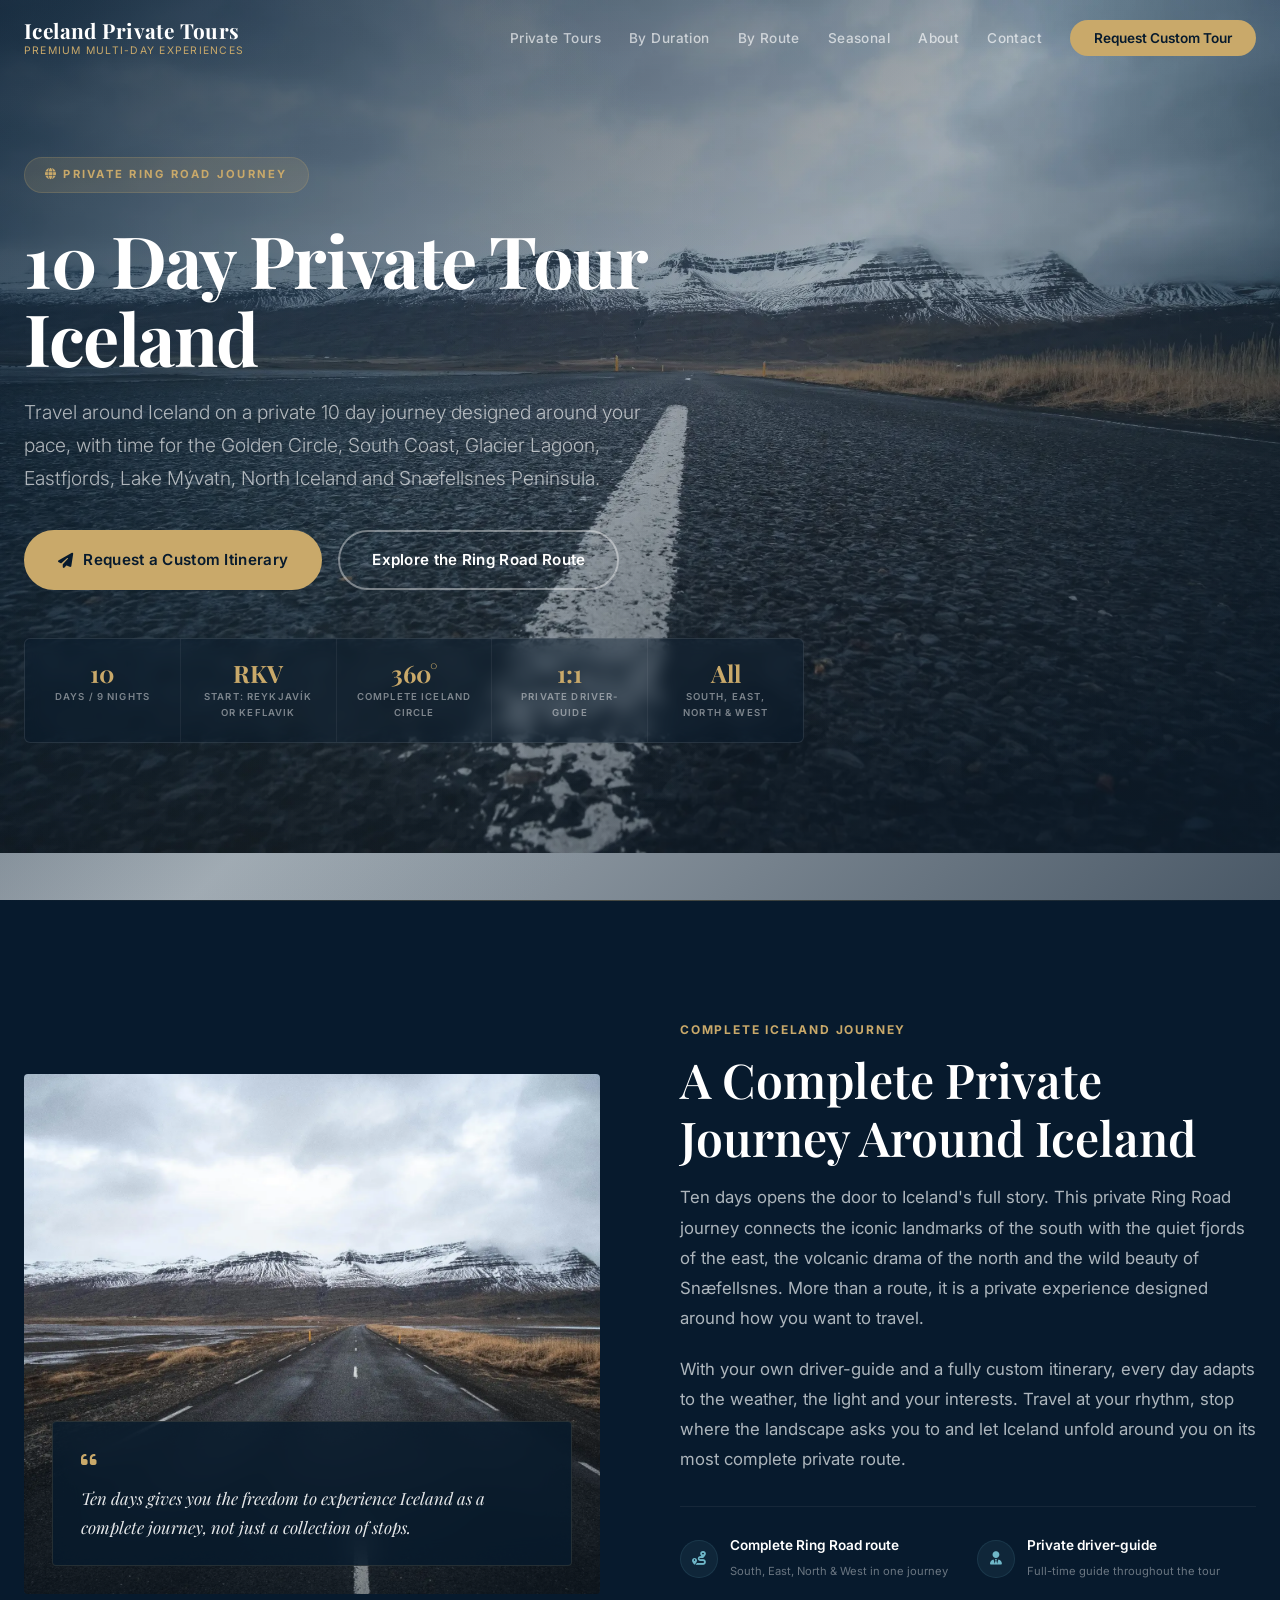
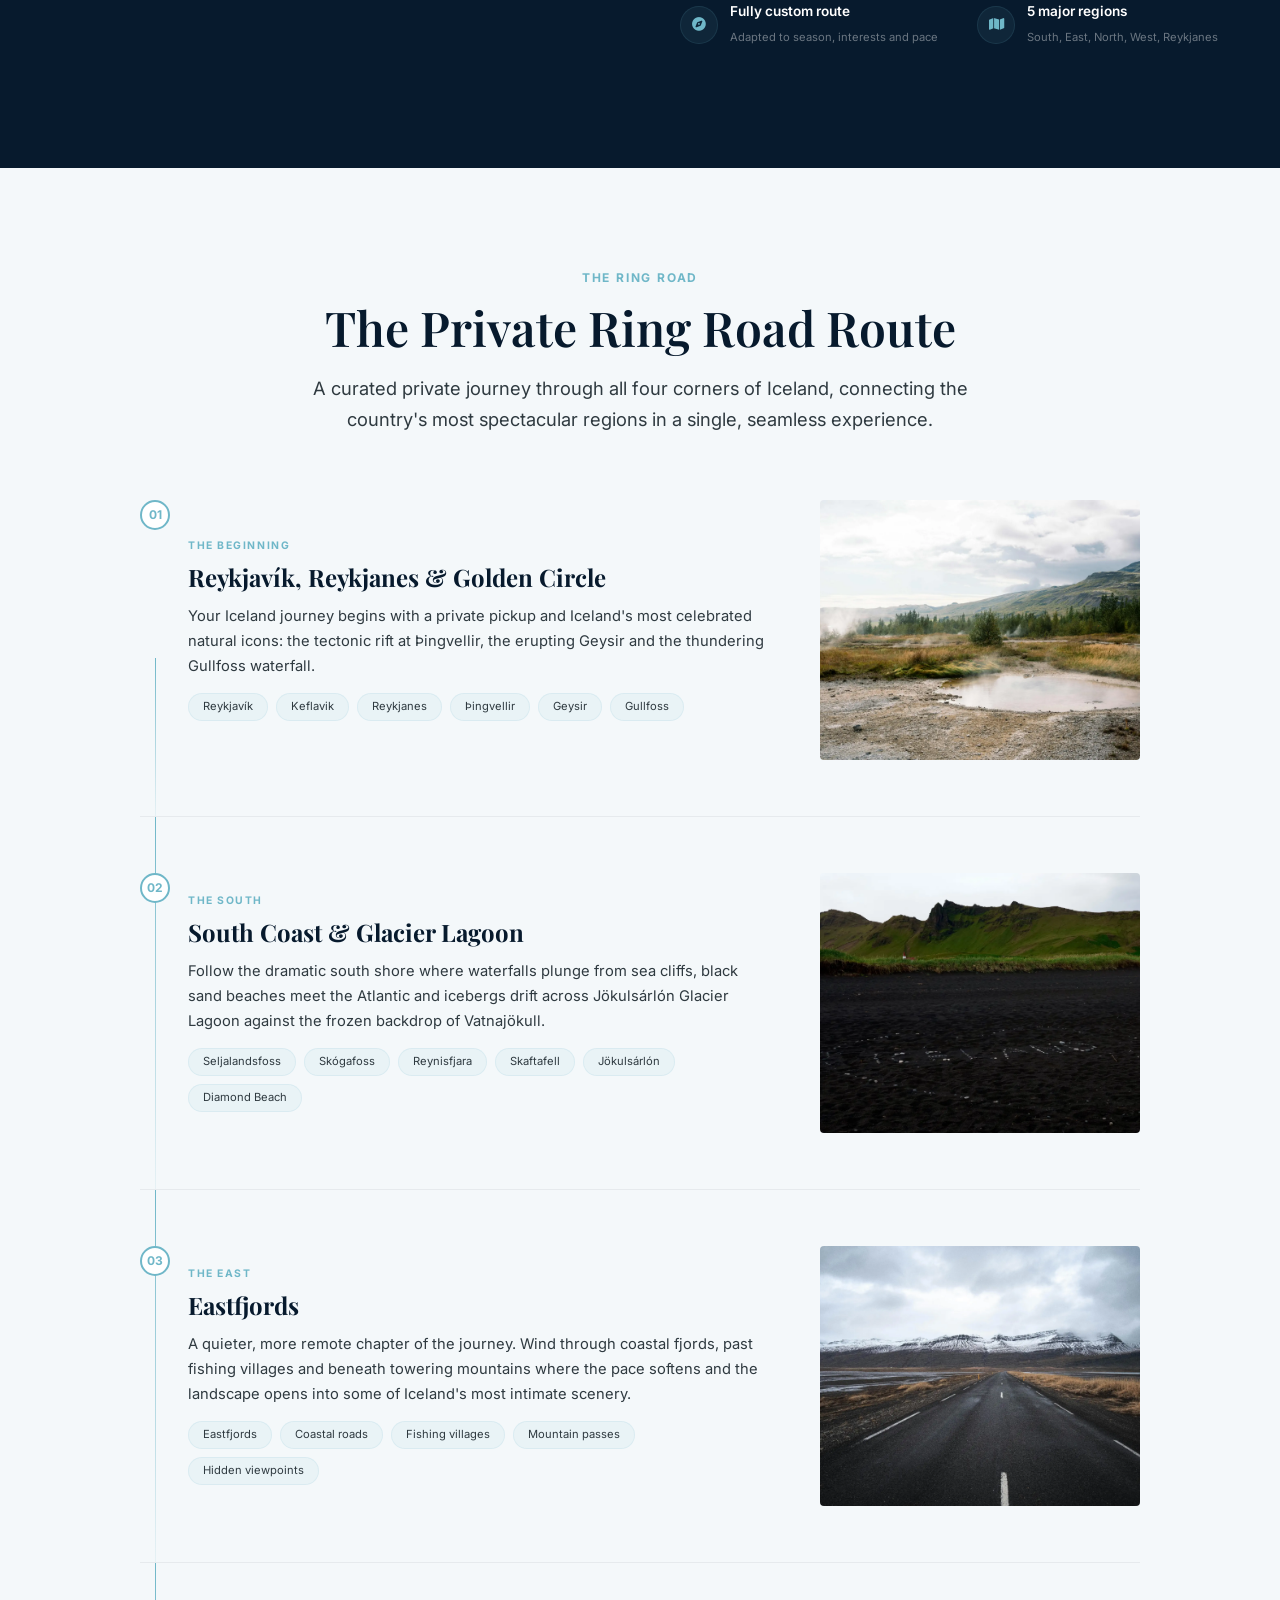
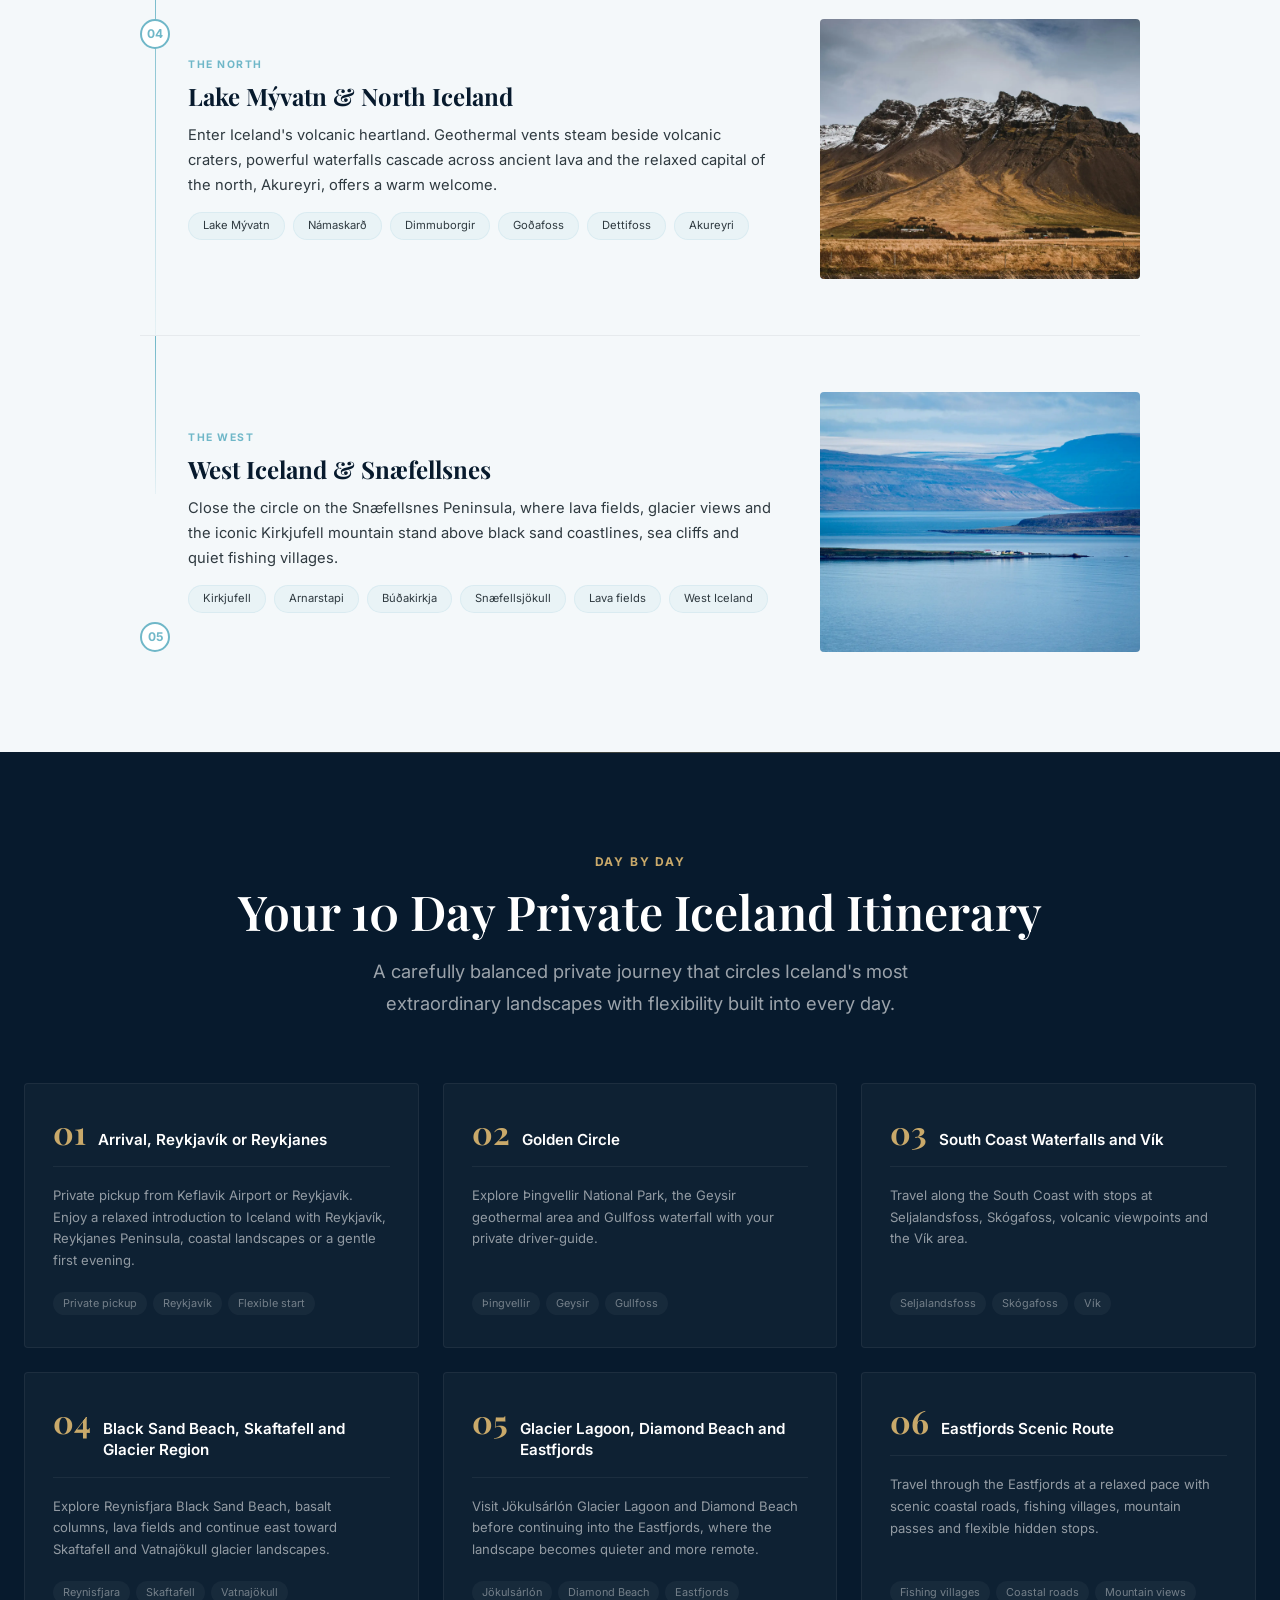
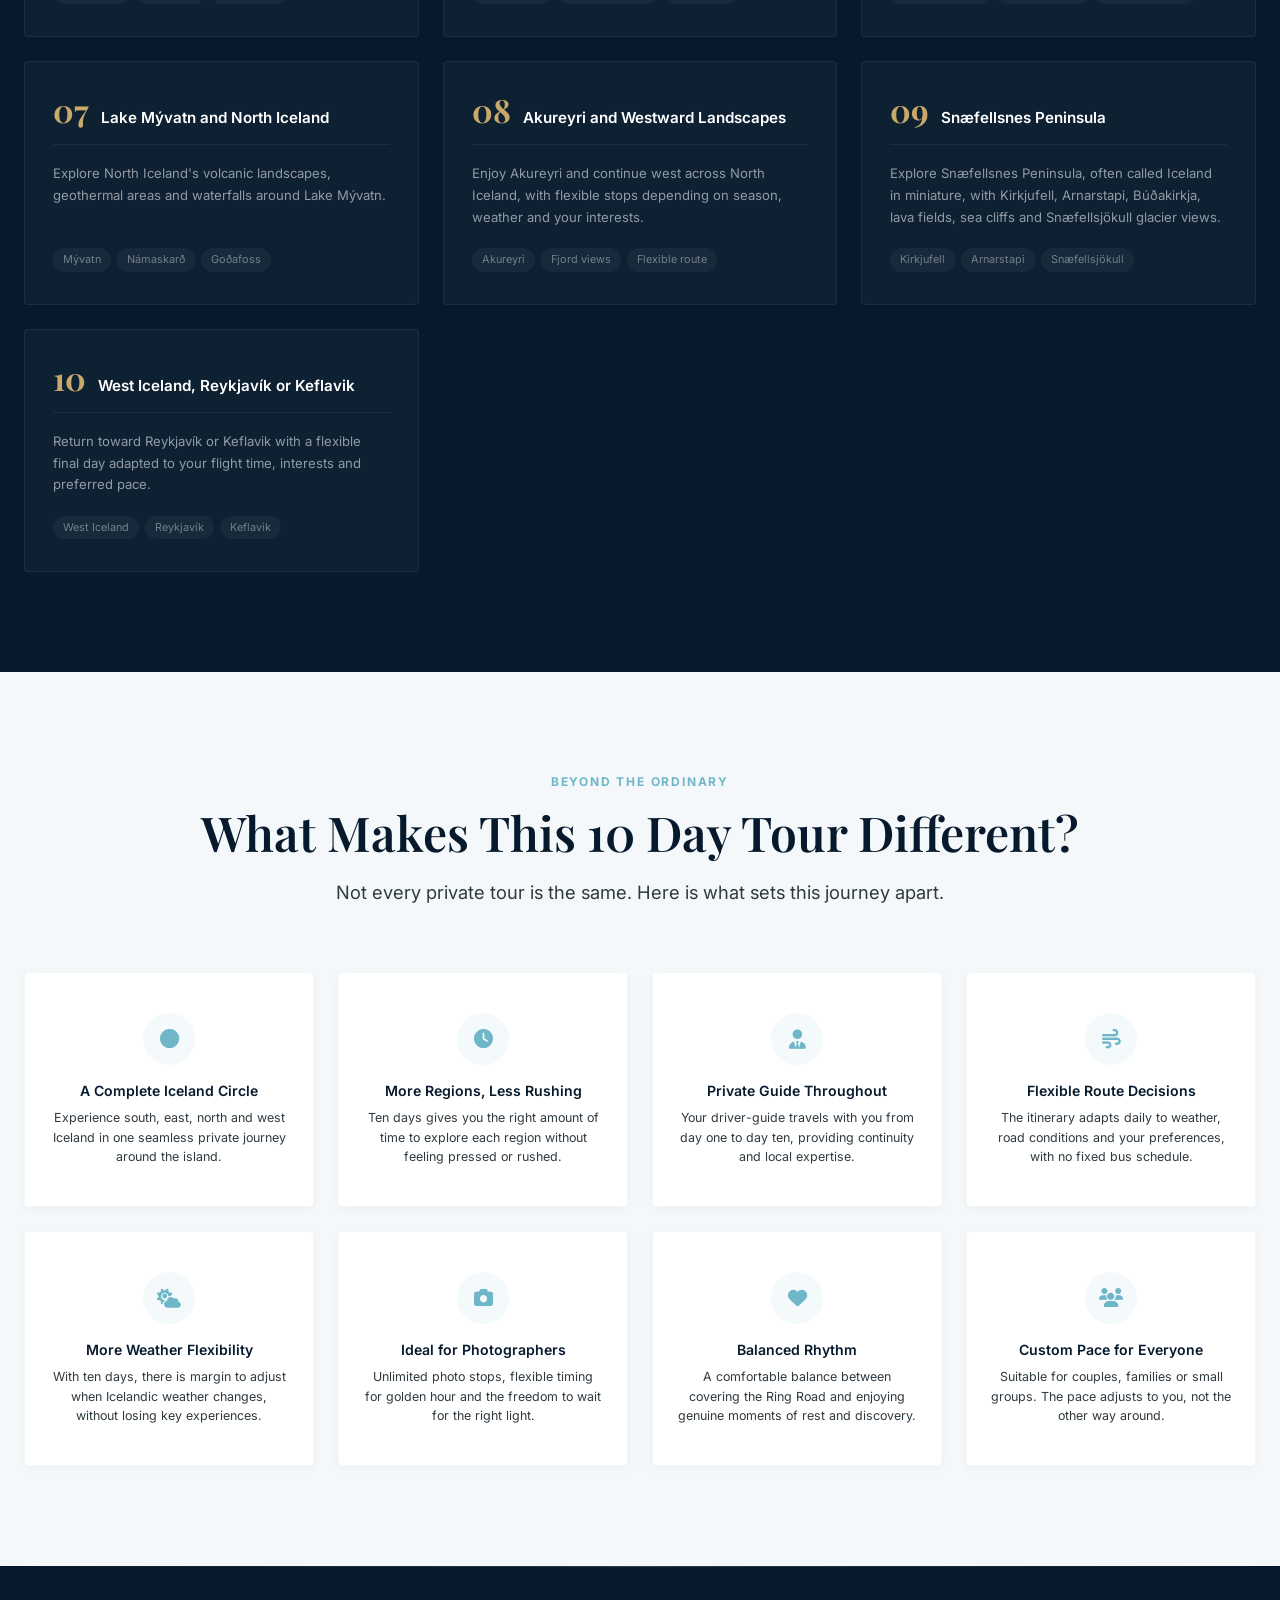
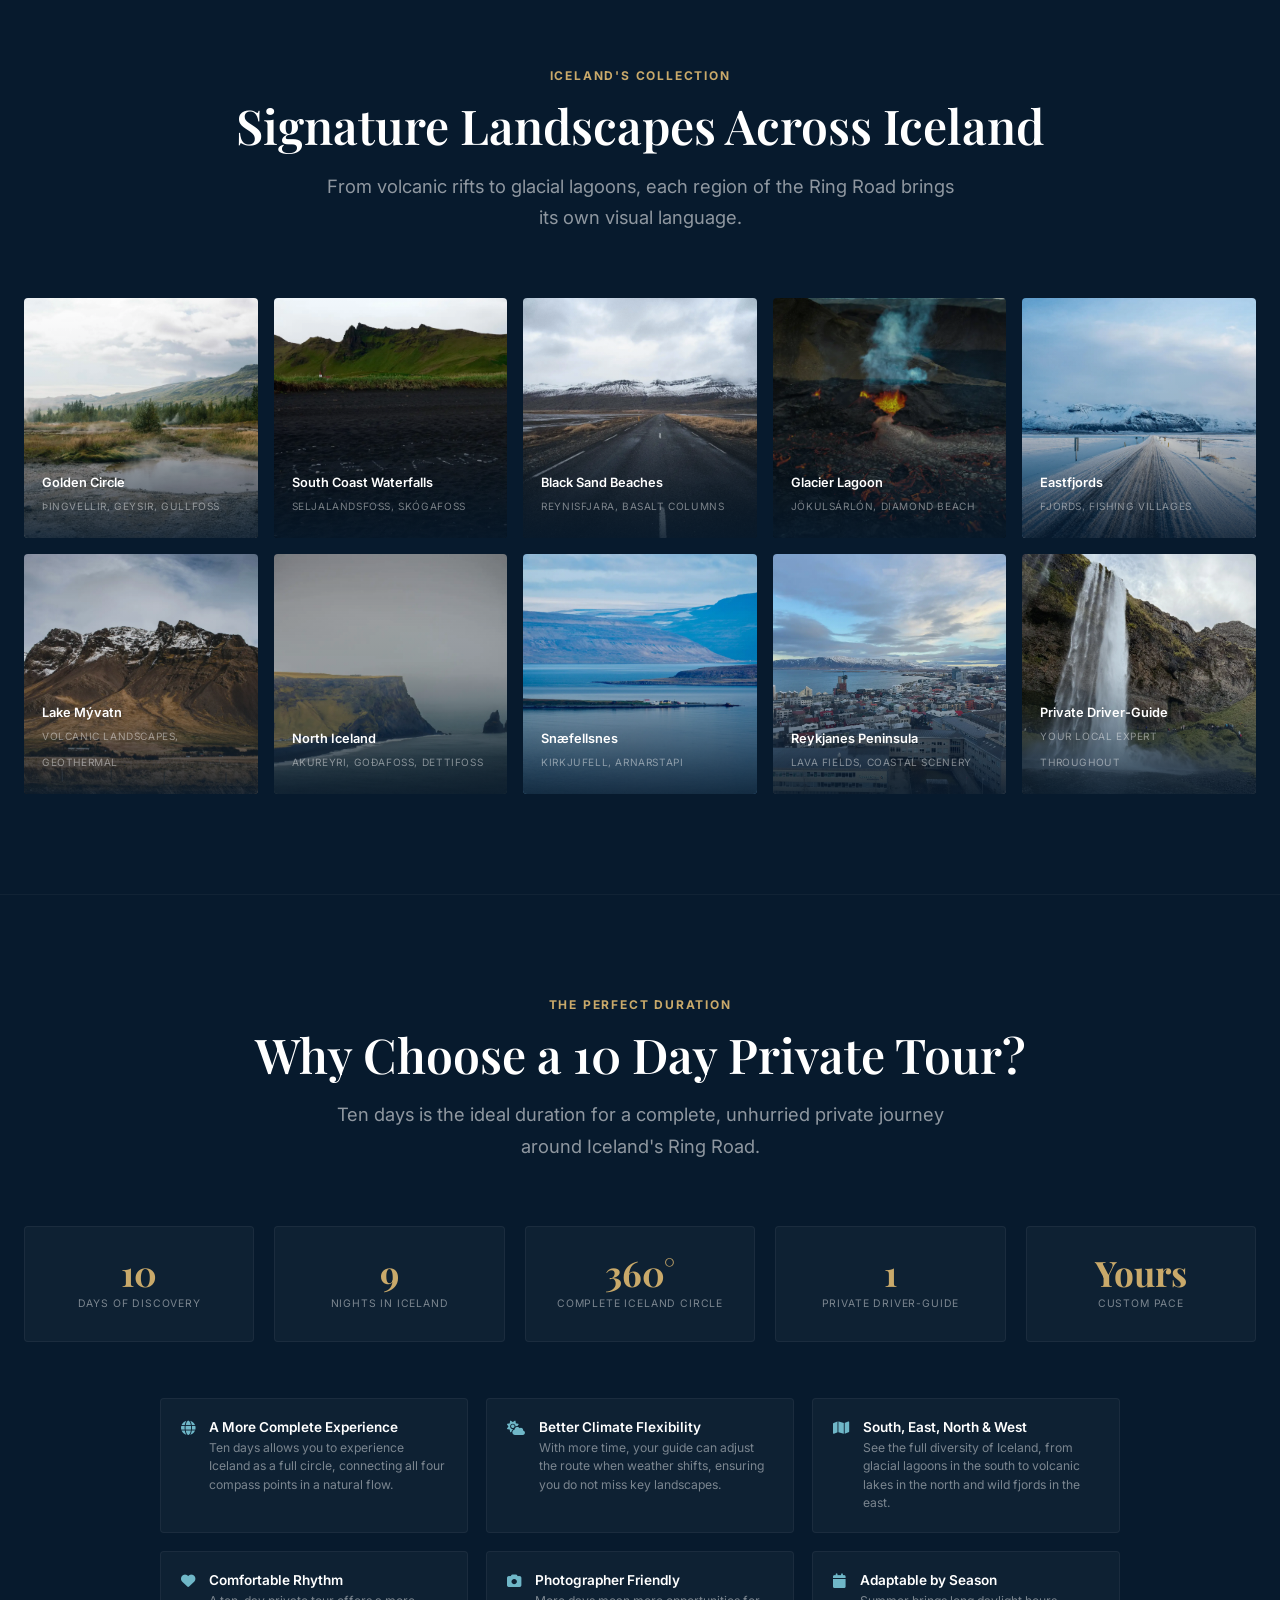
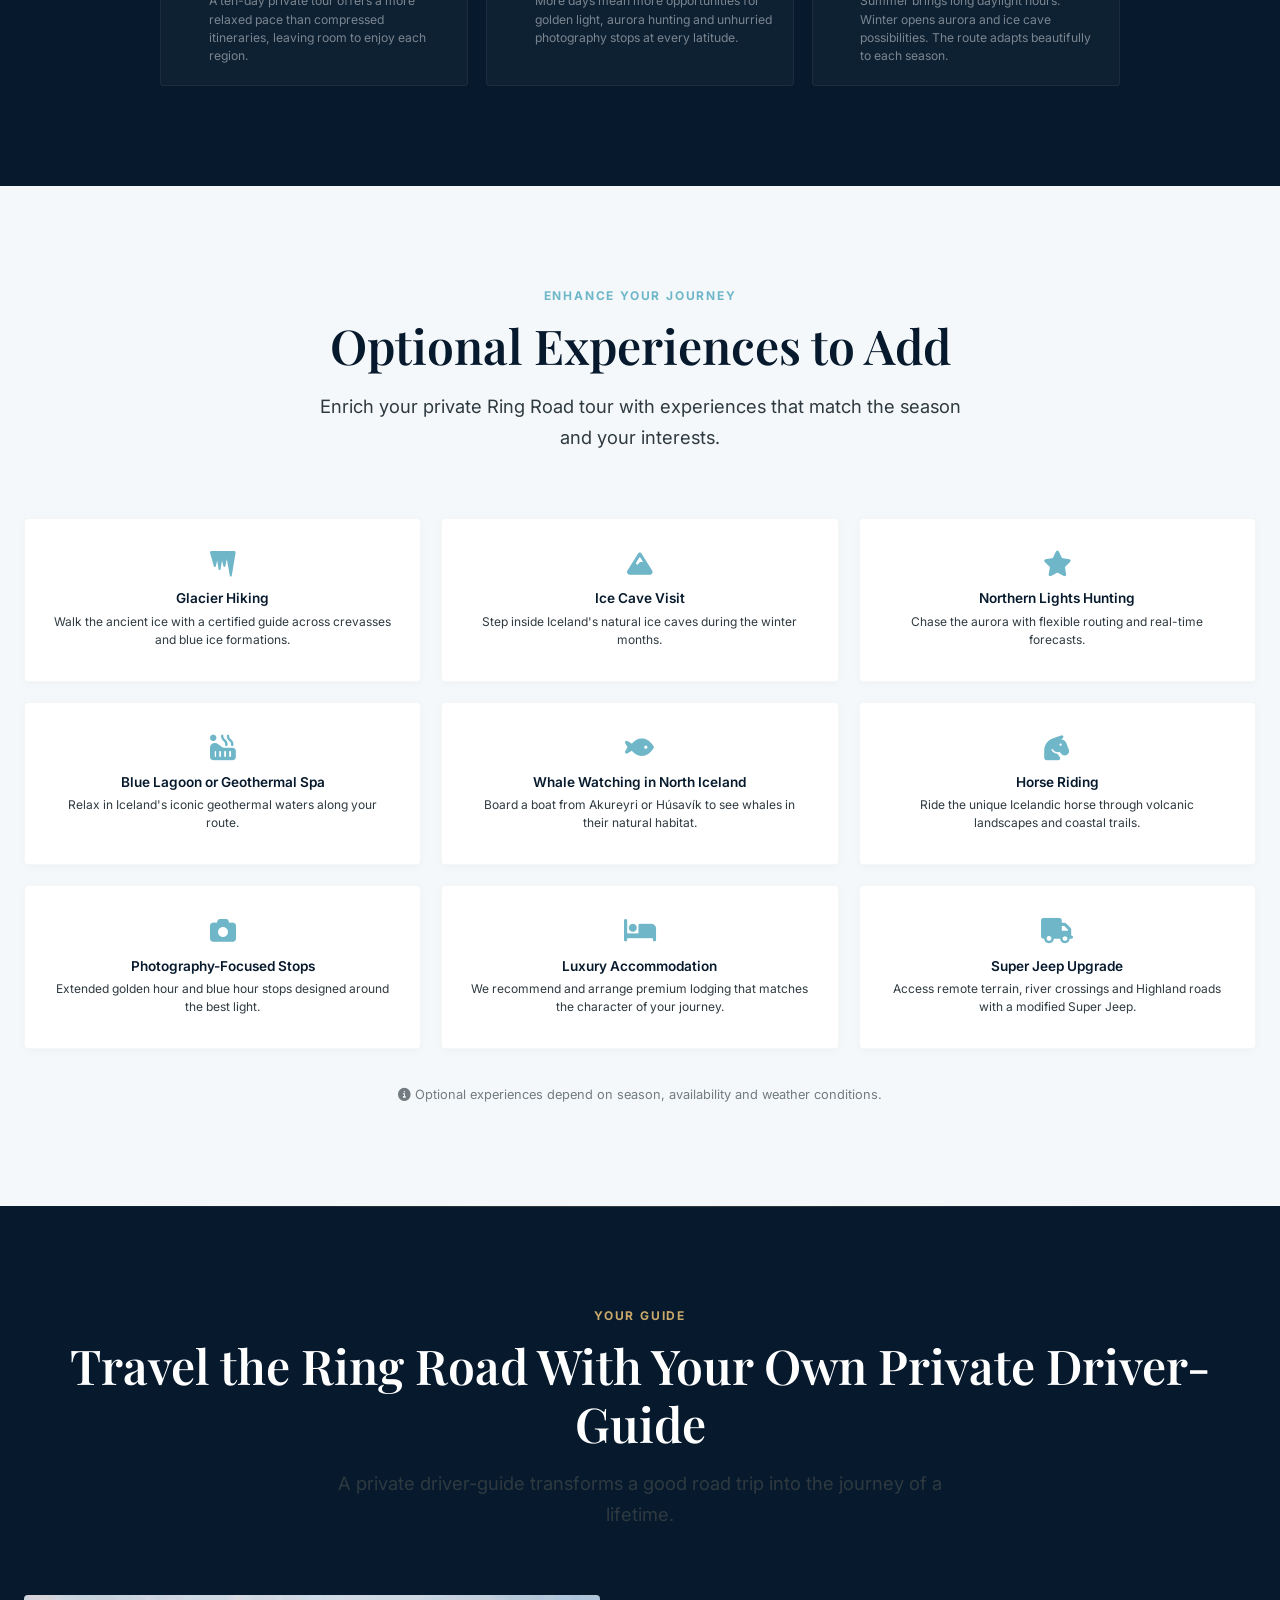
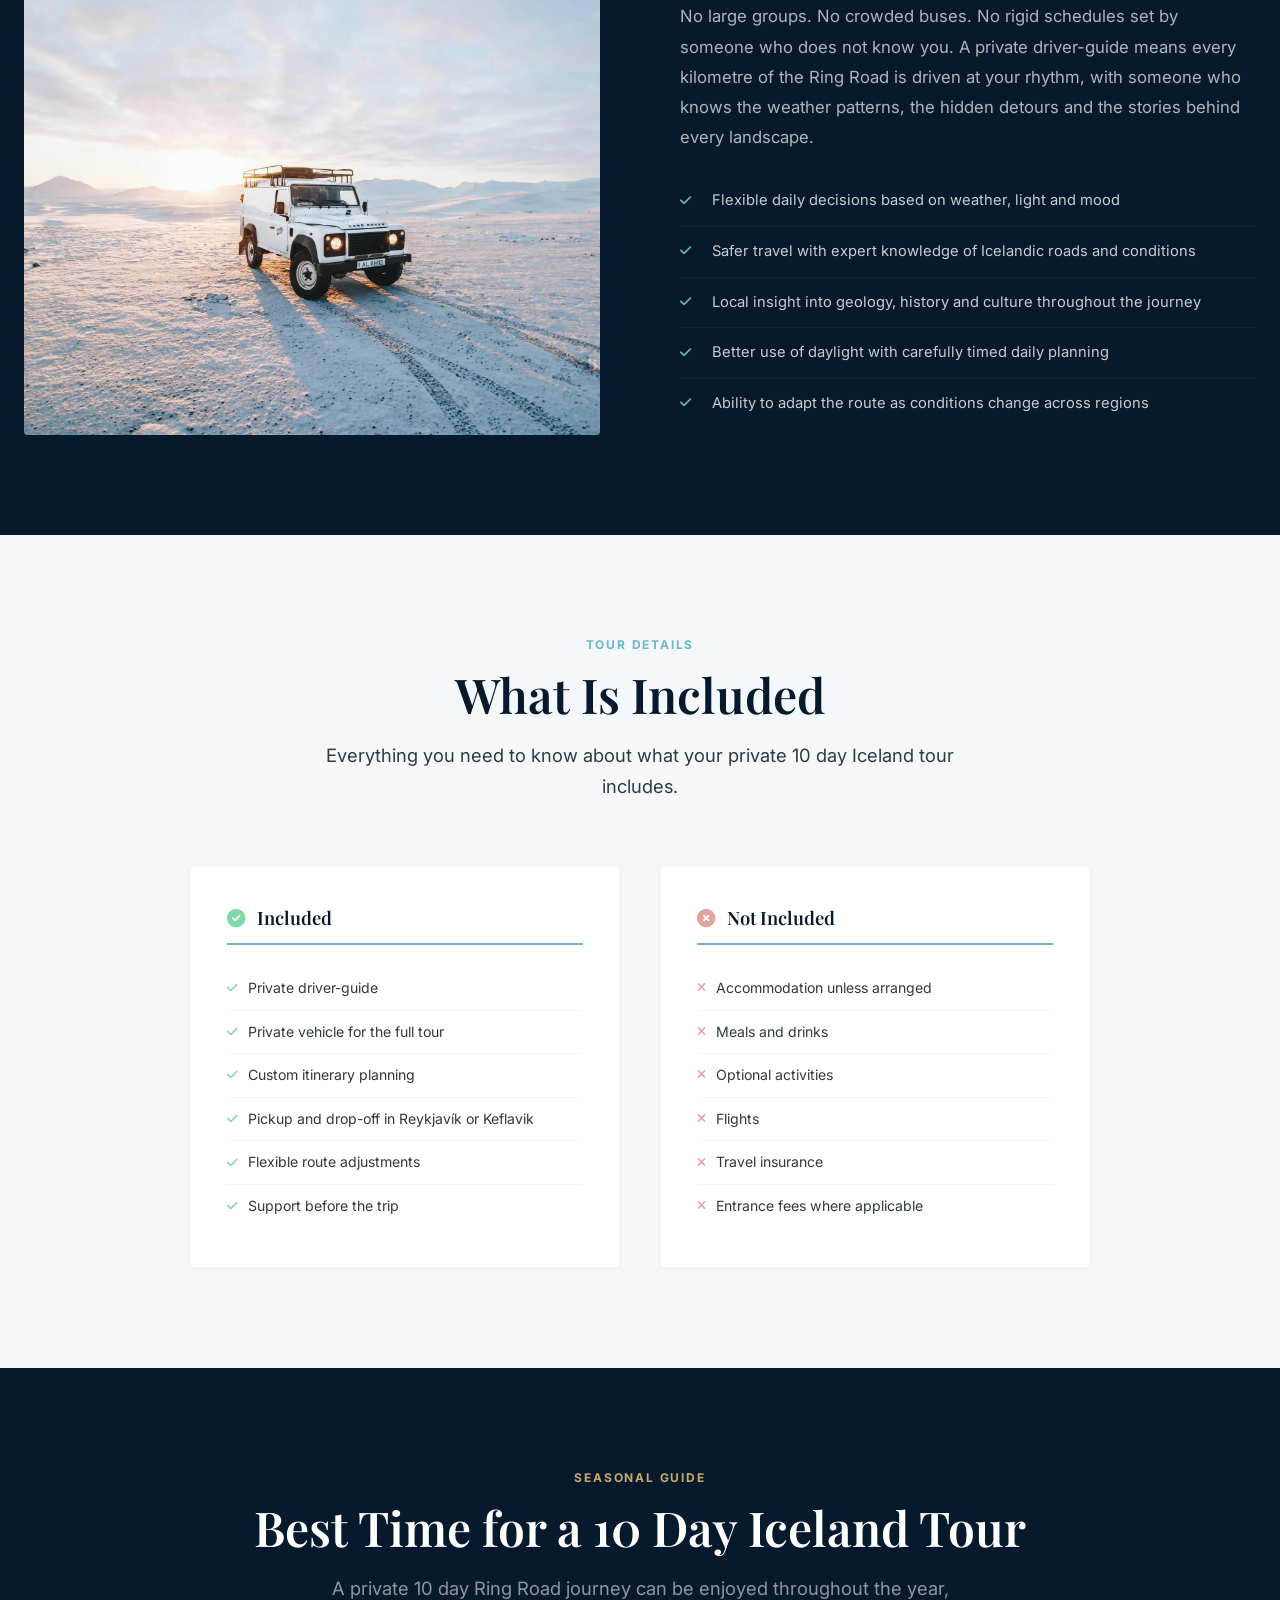
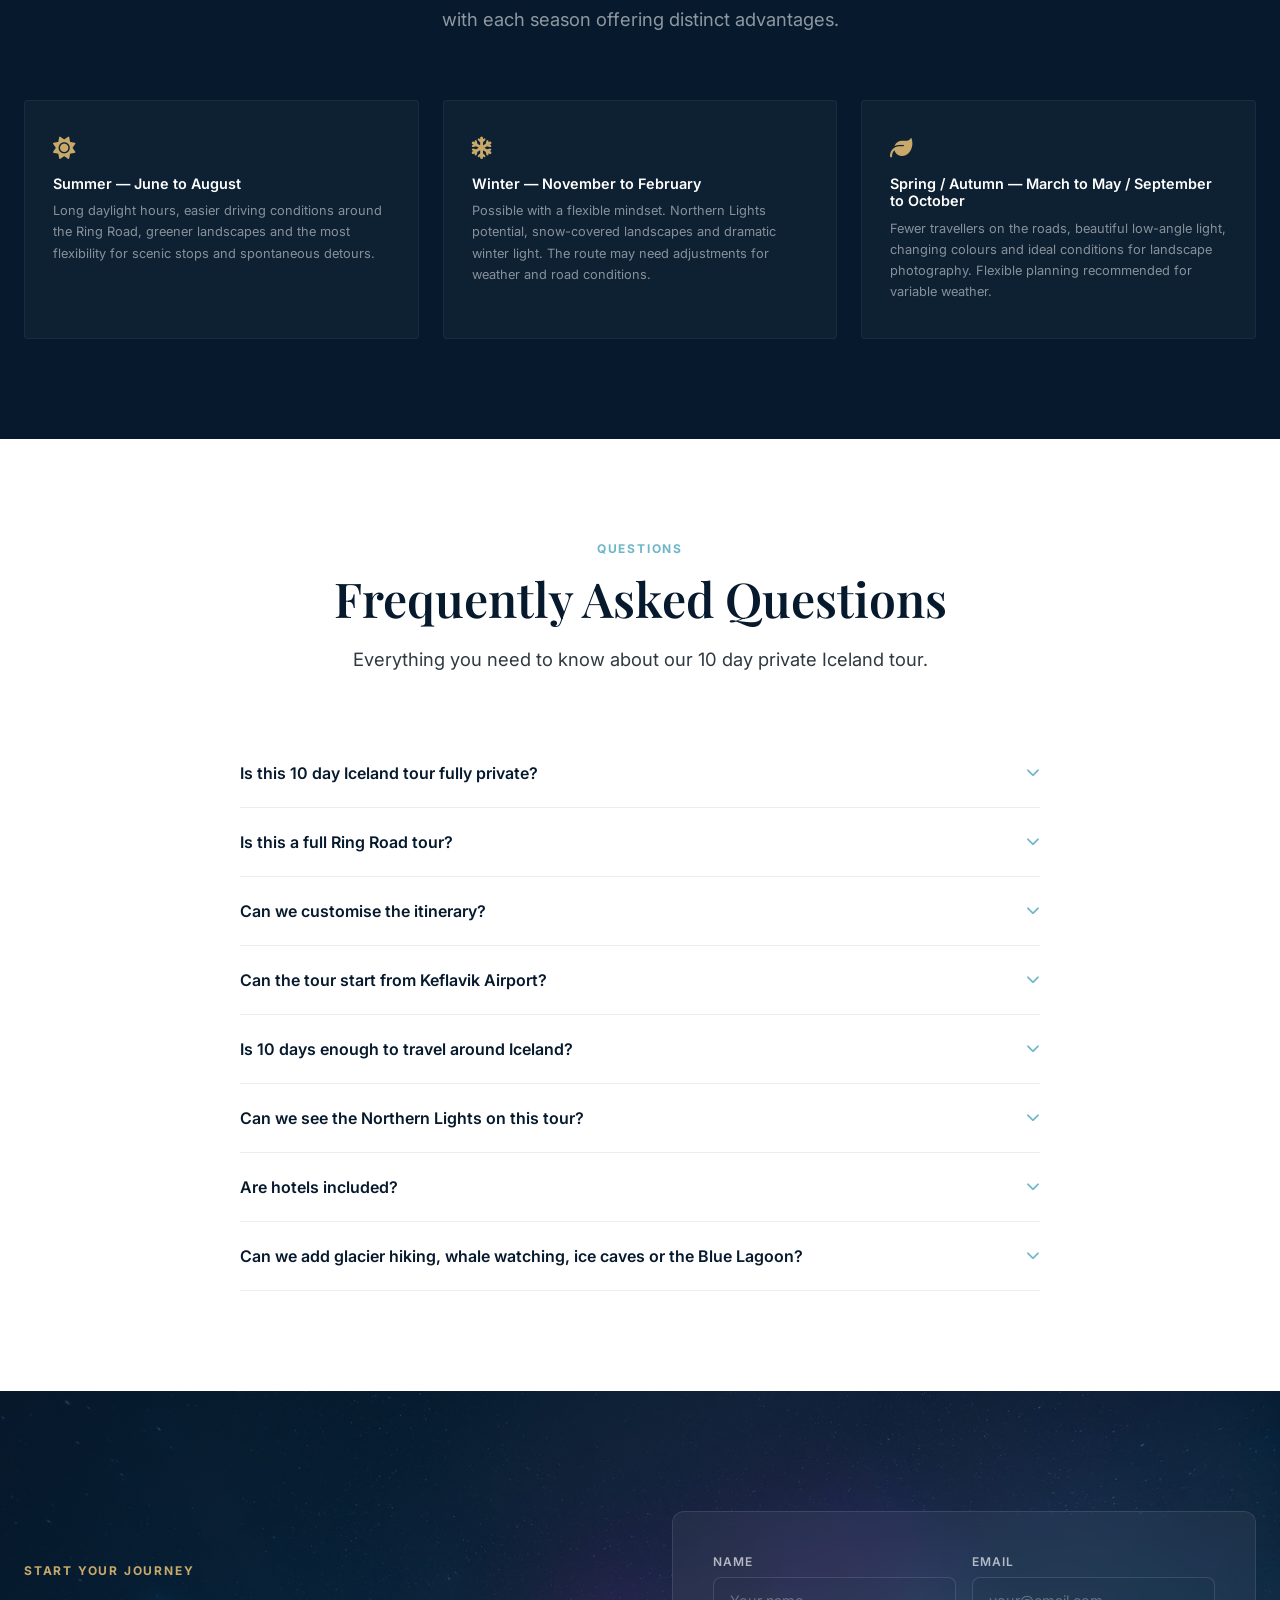
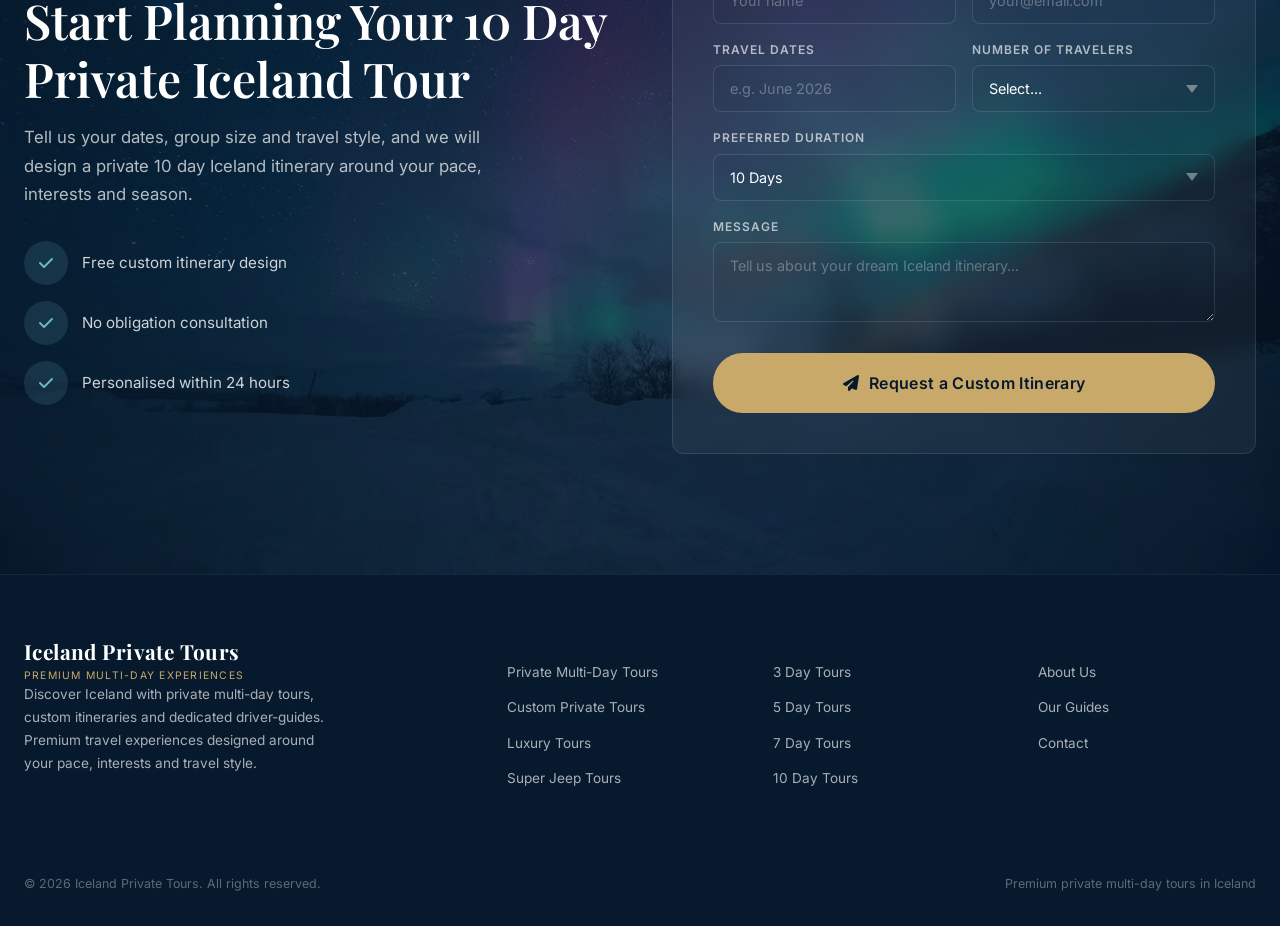
<file: pages/10-day-private-tour-iceland.html>
<!DOCTYPE html>
<html lang="en">

<head>
  <meta charset="UTF-8">
  <meta name="viewport" content="width=device-width, initial-scale=1.0">
  <title>10 Day Private Tour Iceland | Private Ring Road Journey</title>
  <meta name="description" content="Experience Iceland on a 10 day private tour with your own driver-guide, exploring the Golden Circle, South Coast, Glacier Lagoon, Eastfjords, Lake Myvatn, North Iceland and Snæfellsnes Peninsula.">
  <link rel="preconnect" href="https://fonts.googleapis.com">
  <link rel="preconnect" href="https://fonts.gstatic.com" crossorigin>
  <link href="https://fonts.googleapis.com/css2?family=Playfair+Display:ital,wght@0,400;0,500;0,600;0,700;1,400&family=Inter:wght@300;400;500;600;700&display=swap" rel="stylesheet">
  <link rel="stylesheet" href="https://cdnjs.cloudflare.com/ajax/libs/font-awesome/6.5.1/css/all.min.css">
  <link rel="stylesheet" href="../assets/css/style.css">
  <link rel="stylesheet" href="../assets/css/style-day10.css">
</head>

<body>

  <!-- ==================== HEADER ==================== -->
  <header class="header" id="header">
    <div class="container">
      <a href="../index.html" class="logo"> Iceland Private Tours <span>Premium Multi-Day Experiences</span> </a>
      <nav class="nav">
        <ul class="nav-list" id="navList">
          <li><a href="../index.html#private-tours" class="nav-link">Private Tours</a></li>
          <li><a href="../index.html#duration" class="nav-link">By Duration</a></li>
          <li><a href="../index.html#route" class="nav-link">By Route</a></li>
          <li><a href="../index.html#seasonal" class="nav-link">Seasonal</a></li>
          <li><a href="#" class="nav-link"><!-- TODO: Create about page -->About</a></li>
          <li><a href="../index.html#contact" class="nav-link">Contact</a></li>
          <li><a href="../index.html#contact" class="nav-cta">Request Custom Tour</a></li>
        </ul>
        <button class="menu-toggle" id="menuToggle" aria-label="Menu">
          <i class="fas fa-bars"></i>
        </button>
      </nav>
    </div>
  </header>

  <main>

  <!-- ==================== HERO ==================== -->
  <section class="hero hero-10day">
    <img src="../assets/images/10-day-ring-road-private-tour.webp" alt="Ring Road de Islandia en un tour privado de 10 días" class="hero-bg">
    <div class="hero-overlay"></div>
    <div class="hero-pattern"></div>
    <div class="container">
      <div class="hero-content">
        <span class="hero-tag"><i class="fas fa-globe"></i> Private Ring Road Journey</span>
        <h1>10 Day Private Tour Iceland</h1>
        <p>Travel around Iceland on a private 10 day journey designed around your pace, with time for the Golden Circle,
          South Coast, Glacier Lagoon, Eastfjords, Lake Mývatn, North Iceland and Snæfellsnes Peninsula.</p>
        <div class="hero-actions">
          <a href="#contact" class="btn btn-primary"><i class="fas fa-paper-plane"></i> Request a Custom Itinerary</a>
          <a href="#route" class="btn btn-secondary">Explore the Ring Road Route</a>
        </div>
        <div class="hero-stats-row">
          <div class="hero-stat-block">
            <div class="stat-value">10</div>
            <div class="stat-label">Days / 9 Nights</div>
          </div>
          <div class="hero-stat-block">
            <div class="stat-value">RKV</div>
            <div class="stat-label">Start: Reykjavík or Keflavik</div>
          </div>
          <div class="hero-stat-block">
            <div class="stat-value">360°</div>
            <div class="stat-label">Complete Iceland Circle</div>
          </div>
          <div class="hero-stat-block">
            <div class="stat-value">1:1</div>
            <div class="stat-label">Private Driver-Guide</div>
          </div>
          <div class="hero-stat-block">
            <div class="stat-value">All</div>
            <div class="stat-label">South, East, North & West</div>
          </div>
        </div>
      </div>
    </div>
  </section>

  <!-- ==================== OVERVIEW ==================== -->
  <section class="overview-section" id="overview">
    <div class="container">
      <div class="overview-split">
        <div class="overview-image-block">
          <img src="../assets/images/ring-road-private-tour-iceland.webp" alt="Ruta completa de la Ring Road de Islandia" class="overview-image">
          <blockquote class="overview-floating-card">
            <div class="quote-icon"><i class="fas fa-quote-left"></i></div>
            <p>Ten days gives you the freedom to experience Iceland as a complete journey, not just a collection of
              stops.</p>
          </blockquote>
        </div>
        <div class="overview-text">
          <span class="section-label">Complete Iceland Journey</span>
          <h2 class="section-title">A Complete Private Journey Around Iceland</h2>
          <p>Ten days opens the door to Iceland's full story. This private Ring Road journey connects the iconic
            landmarks of the south with the quiet fjords of the east, the volcanic drama of the north and the wild
            beauty of Snæfellsnes. More than a route, it is a private experience designed around how you want to travel.
          </p>
          <p>With your own driver-guide and a fully custom itinerary, every day adapts to the weather, the light and
            your interests. Travel at your rhythm, stop where the landscape asks you to and let Iceland unfold around
            you on its most complete private route.</p>
          <div class="overview-quick-stats">
            <div class="overview-quick-stat">
              <i class="fas fa-route"></i>
              <div>
                <strong>Complete Ring Road route</strong>
                <span>South, East, North & West in one journey</span>
              </div>
            </div>
            <div class="overview-quick-stat">
              <i class="fas fa-user-tie"></i>
              <div>
                <strong>Private driver-guide</strong>
                <span>Full-time guide throughout the tour</span>
              </div>
            </div>
            <div class="overview-quick-stat">
              <i class="fas fa-compass"></i>
              <div>
                <strong>Fully custom route</strong>
                <span>Adapted to season, interests and pace</span>
              </div>
            </div>
            <div class="overview-quick-stat">
              <i class="fas fa-map"></i>
              <div>
                <strong>5 major regions</strong>
                <span>South, East, North, West, Reykjanes</span>
              </div>
            </div>
          </div>
        </div>
      </div>
    </div>
  </section>

  <!-- ==================== RING ROAD ROUTE ==================== -->
  <section class="route-section" id="route">
    <div class="container">
      <div class="section-header">
        <span class="section-label">The Ring Road</span>
        <h2 class="section-title">The Private Ring Road Route</h2>
        <p class="section-subtitle">A curated private journey through all four corners of Iceland, connecting the
          country's most spectacular regions in a single, seamless experience.</p>
      </div>
      <div class="route-flow">
        <article class="region-card">
          <span class="region-number">01</span>
          <div class="region-card-body">
            <div class="region-name">The Beginning</div>
            <h3>Reykjavík, Reykjanes & Golden Circle</h3>
            <p>Your Iceland journey begins with a private pickup and Iceland's most celebrated natural icons: the
              tectonic rift at Þingvellir, the erupting Geysir and the thundering Gullfoss waterfall.</p>
            <ul class="region-tags">
              <li class="region-tag">Reykjavík</li>
              <li class="region-tag">Keflavik</li>
              <li class="region-tag">Reykjanes</li>
              <li class="region-tag">Þingvellir</li>
              <li class="region-tag">Geysir</li>
              <li class="region-tag">Gullfoss</li>
            </ul>
          </div>
          <img src="../assets/images/golden-circle-south-coast-private-tour.webp" alt="Golden Circle y South Coast en tour privado por Islandia" class="region-image">
        </article>

        <article class="region-card">
          <span class="region-number">02</span>
          <div class="region-card-body">
            <div class="region-name">The South</div>
            <h3>South Coast & Glacier Lagoon</h3>
            <p>Follow the dramatic south shore where waterfalls plunge from sea cliffs, black sand beaches meet the
              Atlantic and icebergs drift across Jökulsárlón Glacier Lagoon against the frozen backdrop of Vatnajökull.
            </p>
            <ul class="region-tags">
              <li class="region-tag">Seljalandsfoss</li>
              <li class="region-tag">Skógafoss</li>
              <li class="region-tag">Reynisfjara</li>
              <li class="region-tag">Skaftafell</li>
              <li class="region-tag">Jökulsárlón</li>
              <li class="region-tag">Diamond Beach</li>
            </ul>
          </div>
          <img src="../assets/images/south-coast-private-tour-iceland.webp" alt="South Coast e Islandia en tour privado" class="region-image">
        </article>

        <article class="region-card">
          <span class="region-number">03</span>
          <div class="region-card-body">
            <div class="region-name">The East</div>
            <h3>Eastfjords</h3>
            <p>A quieter, more remote chapter of the journey. Wind through coastal fjords, past fishing villages and
              beneath towering mountains where the pace softens and the landscape opens into some of Iceland's most
              intimate scenery.</p>
            <ul class="region-tags">
              <li class="region-tag">Eastfjords</li>
              <li class="region-tag">Coastal roads</li>
              <li class="region-tag">Fishing villages</li>
              <li class="region-tag">Mountain passes</li>
              <li class="region-tag">Hidden viewpoints</li>
            </ul>
          </div>
          <img src="../assets/images/ring-road-private-tour-iceland.webp" alt="Eastfjords en tour privado por la Ring Road de Islandia" class="region-image">
        </article>

        <article class="region-card">
          <span class="region-number">04</span>
          <div class="region-card-body">
            <div class="region-name">The North</div>
            <h3>Lake Mývatn & North Iceland</h3>
            <p>Enter Iceland's volcanic heartland. Geothermal vents steam beside volcanic craters, powerful waterfalls
              cascade across ancient lava and the relaxed capital of the north, Akureyri, offers a warm welcome.</p>
            <ul class="region-tags">
              <li class="region-tag">Lake Mývatn</li>
              <li class="region-tag">Námaskarð</li>
              <li class="region-tag">Dimmuborgir</li>
              <li class="region-tag">Goðafoss</li>
              <li class="region-tag">Dettifoss</li>
              <li class="region-tag">Akureyri</li>
            </ul>
          </div>
          <img src="../assets/images/highlands-private-tour-iceland.webp" alt="Lake Mývatn y Norte de Islandia en tour privado" class="region-image">
        </article>

        <article class="region-card">
          <span class="region-number">05</span>
          <div class="region-card-body">
            <div class="region-name">The West</div>
            <h3>West Iceland & Snæfellsnes</h3>
            <p>Close the circle on the Snæfellsnes Peninsula, where lava fields, glacier views and the iconic Kirkjufell
              mountain stand above black sand coastlines, sea cliffs and quiet fishing villages.</p>
            <ul class="region-tags">
              <li class="region-tag">Kirkjufell</li>
              <li class="region-tag">Arnarstapi</li>
              <li class="region-tag">Búðakirkja</li>
              <li class="region-tag">Snæfellsjökull</li>
              <li class="region-tag">Lava fields</li>
              <li class="region-tag">West Iceland</li>
            </ul>
          </div>
          <img src="../assets/images/west-south-private-tour-iceland.webp" alt="West Iceland y Snæfellsnes en tour privado" class="region-image">
        </article>
      </div>
    </div>
  </section>

  <!-- ==================== ITINERARY ==================== -->
  <section class="itinerary-section" id="itinerary">
    <div class="container">
      <div class="section-header">
        <span class="section-label section-label-gold">Day by Day</span>
        <h2 class="section-title">Your 10 Day Private Iceland Itinerary</h2>
        <p class="section-subtitle">A carefully balanced private journey that circles Iceland's most extraordinary
          landscapes with flexibility built into every day.</p>
      </div>
      <div class="itinerary-grid">

        <article class="day-panel">
          <div class="day-panel-header">
            <span class="day-number">01</span>
            <h3>Arrival, Reykjavík or Reykjanes</h3>
          </div>
          <p>Private pickup from Keflavik Airport or Reykjavík. Enjoy a relaxed introduction to Iceland with Reykjavík,
            Reykjanes Peninsula, coastal landscapes or a gentle first evening.</p>
          <ul class="day-tags">
            <li class="day-tag">Private pickup</li>
            <li class="day-tag">Reykjavík</li>
            <li class="day-tag">Flexible start</li>
          </ul>
        </article>

        <article class="day-panel">
          <div class="day-panel-header">
            <span class="day-number">02</span>
            <h3>Golden Circle</h3>
          </div>
          <p>Explore Þingvellir National Park, the Geysir geothermal area and Gullfoss waterfall with your private
            driver-guide.</p>
          <ul class="day-tags">
            <li class="day-tag">Þingvellir</li>
            <li class="day-tag">Geysir</li>
            <li class="day-tag">Gullfoss</li>
          </ul>
        </article>

        <article class="day-panel">
          <div class="day-panel-header">
            <span class="day-number">03</span>
            <h3>South Coast Waterfalls and Vík</h3>
          </div>
          <p>Travel along the South Coast with stops at Seljalandsfoss, Skógafoss, volcanic viewpoints and the Vík area.
          </p>
          <ul class="day-tags">
            <li class="day-tag">Seljalandsfoss</li>
            <li class="day-tag">Skógafoss</li>
            <li class="day-tag">Vík</li>
          </ul>
        </article>

        <article class="day-panel">
          <div class="day-panel-header">
            <span class="day-number">04</span>
            <h3>Black Sand Beach, Skaftafell and Glacier Region</h3>
          </div>
          <p>Explore Reynisfjara Black Sand Beach, basalt columns, lava fields and continue east toward Skaftafell and
            Vatnajökull glacier landscapes.</p>
          <ul class="day-tags">
            <li class="day-tag">Reynisfjara</li>
            <li class="day-tag">Skaftafell</li>
            <li class="day-tag">Vatnajökull</li>
          </ul>
        </article>

        <article class="day-panel">
          <div class="day-panel-header">
            <span class="day-number">05</span>
            <h3>Glacier Lagoon, Diamond Beach and Eastfjords</h3>
          </div>
          <p>Visit Jökulsárlón Glacier Lagoon and Diamond Beach before continuing into the Eastfjords, where the
            landscape becomes quieter and more remote.</p>
          <ul class="day-tags">
            <li class="day-tag">Jökulsárlón</li>
            <li class="day-tag">Diamond Beach</li>
            <li class="day-tag">Eastfjords</li>
          </ul>
        </article>

        <article class="day-panel">
          <div class="day-panel-header">
            <span class="day-number">06</span>
            <h3>Eastfjords Scenic Route</h3>
          </div>
          <p>Travel through the Eastfjords at a relaxed pace with scenic coastal roads, fishing villages, mountain
            passes and flexible hidden stops.</p>
          <ul class="day-tags">
            <li class="day-tag">Fishing villages</li>
            <li class="day-tag">Coastal roads</li>
            <li class="day-tag">Mountain views</li>
          </ul>
        </article>

        <article class="day-panel">
          <div class="day-panel-header">
            <span class="day-number">07</span>
            <h3>Lake Mývatn and North Iceland</h3>
          </div>
          <p>Explore North Iceland's volcanic landscapes, geothermal areas and waterfalls around Lake Mývatn.</p>
          <ul class="day-tags">
            <li class="day-tag">Mývatn</li>
            <li class="day-tag">Námaskarð</li>
            <li class="day-tag">Goðafoss</li>
          </ul>
        </article>

        <article class="day-panel">
          <div class="day-panel-header">
            <span class="day-number">08</span>
            <h3>Akureyri and Westward Landscapes</h3>
          </div>
          <p>Enjoy Akureyri and continue west across North Iceland, with flexible stops depending on season, weather and
            your interests.</p>
          <ul class="day-tags">
            <li class="day-tag">Akureyri</li>
            <li class="day-tag">Fjord views</li>
            <li class="day-tag">Flexible route</li>
          </ul>
        </article>

        <article class="day-panel">
          <div class="day-panel-header">
            <span class="day-number">09</span>
            <h3>Snæfellsnes Peninsula</h3>
          </div>
          <p>Explore Snæfellsnes Peninsula, often called Iceland in miniature, with Kirkjufell, Arnarstapi, Búðakirkja,
            lava fields, sea cliffs and Snæfellsjökull glacier views.</p>
          <ul class="day-tags">
            <li class="day-tag">Kirkjufell</li>
            <li class="day-tag">Arnarstapi</li>
            <li class="day-tag">Snæfellsjökull</li>
          </ul>
        </article>

        <article class="day-panel">
          <div class="day-panel-header">
            <span class="day-number">10</span>
            <h3>West Iceland, Reykjavík or Keflavik</h3>
          </div>
          <p>Return toward Reykjavík or Keflavik with a flexible final day adapted to your flight time, interests and
            preferred pace.</p>
          <ul class="day-tags">
            <li class="day-tag">West Iceland</li>
            <li class="day-tag">Reykjavík</li>
            <li class="day-tag">Keflavik</li>
          </ul>
        </article>

      </div>
    </div>
  </section>

  <!-- ==================== WHAT MAKES THIS DIFFERENT ==================== -->
  <section class="different-section">
    <div class="container">
      <div class="section-header">
        <span class="section-label">Beyond the Ordinary</span>
        <h2 class="section-title">What Makes This 10 Day Tour Different?</h2>
        <p class="section-subtitle">Not every private tour is the same. Here is what sets this journey apart.</p>
      </div>
      <div class="different-grid">
        <article class="different-card">
          <div class="diff-icon"><i class="fas fa-circle"></i></div>
          <h4>A Complete Iceland Circle</h4>
          <p>Experience south, east, north and west Iceland in one seamless private journey around the island.</p>
        </article>
        <article class="different-card">
          <div class="diff-icon"><i class="fas fa-clock"></i></div>
          <h4>More Regions, Less Rushing</h4>
          <p>Ten days gives you the right amount of time to explore each region without feeling pressed or rushed.</p>
        </article>
        <article class="different-card">
          <div class="diff-icon"><i class="fas fa-user-tie"></i></div>
          <h4>Private Guide Throughout</h4>
          <p>Your driver-guide travels with you from day one to day ten, providing continuity and local expertise.</p>
        </article>
        <article class="different-card">
          <div class="diff-icon"><i class="fas fa-wind"></i></div>
          <h4>Flexible Route Decisions</h4>
          <p>The itinerary adapts daily to weather, road conditions and your preferences, with no fixed bus schedule.
          </p>
        </article>
        <article class="different-card">
          <div class="diff-icon"><i class="fas fa-cloud-sun"></i></div>
          <h4>More Weather Flexibility</h4>
          <p>With ten days, there is margin to adjust when Icelandic weather changes, without losing key experiences.
          </p>
        </article>
        <article class="different-card">
          <div class="diff-icon"><i class="fas fa-camera"></i></div>
          <h4>Ideal for Photographers</h4>
          <p>Unlimited photo stops, flexible timing for golden hour and the freedom to wait for the right light.</p>
        </article>
        <article class="different-card">
          <div class="diff-icon"><i class="fas fa-heart"></i></div>
          <h4>Balanced Rhythm</h4>
          <p>A comfortable balance between covering the Ring Road and enjoying genuine moments of rest and discovery.
          </p>
        </article>
        <article class="different-card">
          <div class="diff-icon"><i class="fas fa-users"></i></div>
          <h4>Custom Pace for Everyone</h4>
          <p>Suitable for couples, families or small groups. The pace adjusts to you, not the other way around.</p>
        </article>
      </div>
    </div>
  </section>

  <!-- ==================== SIGNATURE LANDSCAPES ==================== -->
  <section class="landscapes-section" id="landscapes">
    <div class="container">
      <div class="section-header">
        <span class="section-label section-label-gold">Iceland's Collection</span>
        <h2 class="section-title">Signature Landscapes Across Iceland</h2>
        <p class="section-subtitle">From volcanic rifts to glacial lagoons, each region of the Ring Road brings its own
          visual language.</p>
      </div>
      <div class="landscapes-grid">
        <figure class="landscape-card">
          <img src="../assets/images/golden-circle-south-coast-private-tour.webp" alt="Golden Circle - Þingvellir, Geysir, Gullfoss" class="landscape-bg">
          <div class="landscape-overlay"></div>
          <figcaption class="landscape-info">
            <h4>Golden Circle</h4>
            <span>Þingvellir, Geysir, Gullfoss</span>
          </figcaption>
        </figure>
        <figure class="landscape-card">
          <img src="../assets/images/south-coast-private-tour-iceland.webp" alt="South Coast Waterfalls - Seljalandsfoss, Skógafoss" class="landscape-bg">
          <div class="landscape-overlay"></div>
          <figcaption class="landscape-info">
            <h4>South Coast Waterfalls</h4>
            <span>Seljalandsfoss, Skógafoss</span>
          </figcaption>
        </figure>
        <figure class="landscape-card">
          <img src="../assets/images/ring-road-private-tour-iceland.webp" alt="Black Sand Beaches - Reynisfjara, basalt columns" class="landscape-bg">
          <div class="landscape-overlay"></div>
          <figcaption class="landscape-info">
            <h4>Black Sand Beaches</h4>
            <span>Reynisfjara, basalt columns</span>
          </figcaption>
        </figure>
        <figure class="landscape-card">
          <img src="../assets/images/8-day-private-tour-iceland.webp" alt="Glacier Lagoon - Jökulsárlón, Diamond Beach" class="landscape-bg">
          <div class="landscape-overlay"></div>
          <figcaption class="landscape-info">
            <h4>Glacier Lagoon</h4>
            <span>Jökulsárlón, Diamond Beach</span>
          </figcaption>
        </figure>
        <figure class="landscape-card">
          <img src="../assets/images/ring-road-12-days-iceland.webp" alt="Eastfjords - Fjords, fishing villages" class="landscape-bg">
          <div class="landscape-overlay"></div>
          <figcaption class="landscape-info">
            <h4>Eastfjords</h4>
            <span>Fjords, fishing villages</span>
          </figcaption>
        </figure>
        <figure class="landscape-card">
          <img src="../assets/images/highlands-private-tour-iceland.webp" alt="Lake Mývatn - Volcanic landscapes, geothermal" class="landscape-bg">
          <div class="landscape-overlay"></div>
          <figcaption class="landscape-info">
            <h4>Lake Mývatn</h4>
            <span>Volcanic landscapes, geothermal</span>
          </figcaption>
        </figure>
        <figure class="landscape-card">
          <img src="../assets/images/summer-private-tour-iceland.webp" alt="North Iceland - Akureyri, Goðafoss, Dettifoss" class="landscape-bg">
          <div class="landscape-overlay"></div>
          <figcaption class="landscape-info">
            <h4>North Iceland</h4>
            <span>Akureyri, Goðafoss, Dettifoss</span>
          </figcaption>
        </figure>
        <figure class="landscape-card">
          <img src="../assets/images/west-south-private-tour-iceland.webp" alt="Snæfellsnes - Kirkjufell, Arnarstapi" class="landscape-bg">
          <div class="landscape-overlay"></div>
          <figcaption class="landscape-info">
            <h4>Snæfellsnes</h4>
            <span>Kirkjufell, Arnarstapi</span>
          </figcaption>
        </figure>
        <figure class="landscape-card">
          <img src="../assets/images/private-tours-from-keflavik-airport.webp" alt="Reykjanes Peninsula - Lava fields, coastal scenery" class="landscape-bg">
          <div class="landscape-overlay"></div>
          <figcaption class="landscape-info">
            <h4>Reykjanes Peninsula</h4>
            <span>Lava fields, coastal scenery</span>
          </figcaption>
        </figure>
        <figure class="landscape-card">
          <img src="../assets/images/luxury-private-tour-iceland.webp" alt="Private Driver-Guide - Your local expert throughout" class="landscape-bg">
          <div class="landscape-overlay"></div>
          <figcaption class="landscape-info">
            <h4>Private Driver-Guide</h4>
            <span>Your local expert throughout</span>
          </figcaption>
        </figure>
      </div>
    </div>
  </section>

  <!-- ==================== WHY CHOOSE 10 DAYS ==================== -->
  <section class="why-10day" id="custom">
    <div class="container">
      <div class="section-header">
        <span class="section-label section-label-gold">The Perfect Duration</span>
        <h2 class="section-title">Why Choose a 10 Day Private Tour?</h2>
        <p class="section-subtitle">Ten days is the ideal duration for a complete, unhurried private journey around
          Iceland's Ring Road.</p>
      </div>
      <div class="why-stats-row">
        <div class="why-stat-item">
          <div class="why-stat-num">10</div>
          <div class="why-stat-desc">Days of discovery</div>
        </div>
        <div class="why-stat-item">
          <div class="why-stat-num">9</div>
          <div class="why-stat-desc">Nights in Iceland</div>
        </div>
        <div class="why-stat-item">
          <div class="why-stat-num">360°</div>
          <div class="why-stat-desc">Complete Iceland Circle</div>
        </div>
        <div class="why-stat-item">
          <div class="why-stat-num">1</div>
          <div class="why-stat-desc">Private Driver-Guide</div>
        </div>
        <div class="why-stat-item">
          <div class="why-stat-num">Yours</div>
          <div class="why-stat-desc">Custom Pace</div>
        </div>
      </div>
      <div class="why-points-grid">
        <div class="why-point">
          <i class="fas fa-globe"></i>
          <div>
            <h4>A More Complete Experience</h4>
            <p>Ten days allows you to experience Iceland as a full circle, connecting all four compass points in a
              natural flow.</p>
          </div>
        </div>
        <div class="why-point">
          <i class="fas fa-cloud-sun"></i>
          <div>
            <h4>Better Climate Flexibility</h4>
            <p>With more time, your guide can adjust the route when weather shifts, ensuring you do not miss key
              landscapes.</p>
          </div>
        </div>
        <div class="why-point">
          <i class="fas fa-map"></i>
          <div>
            <h4>South, East, North & West</h4>
            <p>See the full diversity of Iceland, from glacial lagoons in the south to volcanic lakes in the north and
              wild fjords in the east.</p>
          </div>
        </div>
        <div class="why-point">
          <i class="fas fa-heart"></i>
          <div>
            <h4>Comfortable Rhythm</h4>
            <p>A ten-day private tour offers a more relaxed pace than compressed itineraries, leaving room to enjoy each
              region.</p>
          </div>
        </div>
        <div class="why-point">
          <i class="fas fa-camera"></i>
          <div>
            <h4>Photographer Friendly</h4>
            <p>More days mean more opportunities for golden light, aurora hunting and unhurried photography stops at
              every latitude.</p>
          </div>
        </div>
        <div class="why-point">
          <i class="fas fa-calendar"></i>
          <div>
            <h4>Adaptable by Season</h4>
            <p>Summer brings long daylight hours. Winter opens aurora and ice cave possibilities. The route adapts
              beautifully to each season.</p>
          </div>
        </div>
      </div>
    </div>
  </section>

  <!-- ==================== OPTIONAL EXPERIENCES ==================== -->
  <section class="experiences-section" id="experiences">
    <div class="container">
      <div class="section-header">
        <span class="section-label">Enhance Your Journey</span>
        <h2 class="section-title">Optional Experiences to Add</h2>
        <p class="section-subtitle">Enrich your private Ring Road tour with experiences that match the season and your
          interests.</p>
      </div>
      <div class="exp-grid">
        <article class="exp-card">
          <i class="fas fa-icicles"></i>
          <h4>Glacier Hiking</h4>
          <p>Walk the ancient ice with a certified guide across crevasses and blue ice formations.</p>
        </article>
        <article class="exp-card">
          <i class="fas fa-mountain"></i>
          <h4>Ice Cave Visit</h4>
          <p>Step inside Iceland's natural ice caves during the winter months.</p>
        </article>
        <article class="exp-card">
          <i class="fas fa-star"></i>
          <h4>Northern Lights Hunting</h4>
          <p>Chase the aurora with flexible routing and real-time forecasts.</p>
        </article>
        <article class="exp-card">
          <i class="fas fa-hot-tub"></i>
          <h4>Blue Lagoon or Geothermal Spa</h4>
          <p>Relax in Iceland's iconic geothermal waters along your route.</p>
        </article>
        <article class="exp-card">
          <i class="fas fa-fish"></i>
          <h4>Whale Watching in North Iceland</h4>
          <p>Board a boat from Akureyri or Húsavík to see whales in their natural habitat.</p>
        </article>
        <article class="exp-card">
          <i class="fas fa-horse-head"></i>
          <h4>Horse Riding</h4>
          <p>Ride the unique Icelandic horse through volcanic landscapes and coastal trails.</p>
        </article>
        <article class="exp-card">
          <i class="fas fa-camera"></i>
          <h4>Photography-Focused Stops</h4>
          <p>Extended golden hour and blue hour stops designed around the best light.</p>
        </article>
        <article class="exp-card">
          <i class="fas fa-bed"></i>
          <h4>Luxury Accommodation</h4>
          <p>We recommend and arrange premium lodging that matches the character of your journey.</p>
        </article>
        <article class="exp-card">
          <i class="fas fa-truck"></i>
          <h4>Super Jeep Upgrade</h4>
          <p>Access remote terrain, river crossings and Highland roads with a modified Super Jeep.</p>
        </article>
      </div>
      <p class="exp-note"><i class="fas fa-info-circle"></i> Optional experiences depend on season, availability and
        weather conditions.</p>
    </div>
  </section>

  <!-- ==================== DRIVER GUIDE ==================== -->
  <section class="driver-section-10">
    <div class="container">
      <div class="section-header">
        <span class="section-label section-label-gold">Your Guide</span>
        <h2 class="section-title">Travel the Ring Road With Your Own Private Driver-Guide</h2>
        <p class="section-subtitle">A private driver-guide transforms a good road trip into the journey of a lifetime.
        </p>
      </div>
      <div class="driver-10-grid">
        <img src="../assets/images/private-driver-guide-iceland.webp" alt="Guía conductor privado en Islandia" class="driver-10-image">
        <div class="driver-10-text">
          <p>No large groups. No crowded buses. No rigid schedules set by someone who does not know you. A private
            driver-guide means every kilometre of the Ring Road is driven at your rhythm, with someone who knows the
            weather patterns, the hidden detours and the stories behind every landscape.</p>
          <ul class="driver-10-list">
            <li><i class="fas fa-check"></i> Flexible daily decisions based on weather, light and mood</li>
            <li><i class="fas fa-check"></i> Safer travel with expert knowledge of Icelandic roads and conditions</li>
            <li><i class="fas fa-check"></i> Local insight into geology, history and culture throughout the journey</li>
            <li><i class="fas fa-check"></i> Better use of daylight with carefully timed daily planning</li>
            <li><i class="fas fa-check"></i> Ability to adapt the route as conditions change across regions</li>
          </ul>
        </div>
      </div>
    </div>
  </section>

  <!-- ==================== INCLUDED / NOT INCLUDED ==================== -->
  <section class="incl-section">
    <div class="container">
      <div class="section-header">
        <span class="section-label">Tour Details</span>
        <h2 class="section-title">What Is Included</h2>
        <p class="section-subtitle">Everything you need to know about what your private 10 day Iceland tour includes.
        </p>
      </div>
      <div class="incl-grid">
        <article class="incl-col">
          <h3><i class="fas fa-check-circle icon-included"></i> Included</h3>
          <ul>
            <li><i class="fas fa-check"></i> Private driver-guide</li>
            <li><i class="fas fa-check"></i> Private vehicle for the full tour</li>
            <li><i class="fas fa-check"></i> Custom itinerary planning</li>
            <li><i class="fas fa-check"></i> Pickup and drop-off in Reykjavík or Keflavik</li>
            <li><i class="fas fa-check"></i> Flexible route adjustments</li>
            <li><i class="fas fa-check"></i> Support before the trip</li>
          </ul>
        </article>
        <article class="incl-col">
          <h3><i class="fas fa-times-circle icon-excluded"></i> Not Included
          </h3>
          <ul>
            <li><i class="fas fa-times"></i> Accommodation unless arranged</li>
            <li><i class="fas fa-times"></i> Meals and drinks</li>
            <li><i class="fas fa-times"></i> Optional activities</li>
            <li><i class="fas fa-times"></i> Flights</li>
            <li><i class="fas fa-times"></i> Travel insurance</li>
            <li><i class="fas fa-times"></i> Entrance fees where applicable</li>
          </ul>
        </article>
      </div>
    </div>
  </section>

  <!-- ==================== BEST TIME ==================== -->
  <section class="best-time-section">
    <div class="container">
      <div class="section-header">
        <span class="section-label section-label-gold">Seasonal Guide</span>
        <h2 class="section-title">Best Time for a 10 Day Iceland Tour</h2>
        <p class="section-subtitle">A private 10 day Ring Road journey can be enjoyed throughout the year, with each
          season offering distinct advantages.</p>
      </div>
      <div class="season-grid">
        <article class="season-card">
          <i class="fas fa-sun"></i>
          <h4>Summer — June to August</h4>
          <p>Long daylight hours, easier driving conditions around the Ring Road, greener landscapes and the most
            flexibility for scenic stops and spontaneous detours.</p>
        </article>
        <article class="season-card">
          <i class="fas fa-snowflake"></i>
          <h4>Winter — November to February</h4>
          <p>Possible with a flexible mindset. Northern Lights potential, snow-covered landscapes and dramatic winter
            light. The route may need adjustments for weather and road conditions.</p>
        </article>
        <article class="season-card">
          <i class="fas fa-leaf"></i>
          <h4>Spring / Autumn — March to May / September to October</h4>
          <p>Fewer travellers on the roads, beautiful low-angle light, changing colours and ideal conditions for
            landscape photography. Flexible planning recommended for variable weather.</p>
        </article>
      </div>
    </div>
  </section>

  <!-- ==================== FAQ ==================== -->
  <section class="section bg-white" id="faq">
    <div class="container">
      <div class="section-header">
        <span class="section-label">Questions</span>
        <h2 class="section-title">Frequently Asked Questions</h2>
        <p class="section-subtitle">Everything you need to know about our 10 day private Iceland tour.</p>
      </div>
      <div class="faq-list">
        <article class="faq-item">
          <button class="faq-question">
            Is this 10 day Iceland tour fully private?
            <i class="fas fa-chevron-down"></i>
          </button>
          <div class="faq-answer">
            <p>Yes. This is a fully private tour designed exclusively for your group. You will not share your
              driver-guide, vehicle or itinerary with anyone outside your travel party.</p>
          </div>
        </article>
        <article class="faq-item">
          <button class="faq-question">
            Is this a full Ring Road tour?
            <i class="fas fa-chevron-down"></i>
          </button>
          <div class="faq-answer">
            <p>Yes. This private journey follows a complete route around Iceland, connecting the Golden Circle, South
              Coast, Eastfjords, North Iceland and Snæfellsnes Peninsula in one seamless circle.</p>
          </div>
        </article>
        <article class="faq-item">
          <button class="faq-question">
            Can we customise the itinerary?
            <i class="fas fa-chevron-down"></i>
          </button>
          <div class="faq-answer">
            <p>Absolutely. The itinerary is fully flexible and can be adapted around your travel dates, interests,
              preferred pace, accommodation choices and seasonal conditions.</p>
          </div>
        </article>
        <article class="faq-item">
          <button class="faq-question">
            Can the tour start from Keflavik Airport?
            <i class="fas fa-chevron-down"></i>
          </button>
          <div class="faq-answer">
            <p>Yes. The tour can begin directly from Keflavik Airport or from your accommodation in Reykjavík, depending
              on your arrival plans and preferred pacing.</p>
          </div>
        </article>
        <article class="faq-item">
          <button class="faq-question">
            Is 10 days enough to travel around Iceland?
            <i class="fas fa-chevron-down"></i>
          </button>
          <div class="faq-answer">
            <p>Yes. Ten days is an excellent duration for a private Ring Road experience, offering a comfortable balance
              between covering the full island and enjoying each region without feeling rushed.</p>
          </div>
        </article>
        <article class="faq-item">
          <button class="faq-question">
            Can we see the Northern Lights on this tour?
            <i class="fas fa-chevron-down"></i>
          </button>
          <div class="faq-answer">
            <p>Northern Lights sightings depend on solar activity, weather and cloud cover. However, a private tour
              allows your guide to monitor conditions and adjust evening plans when aurora opportunities arise.</p>
          </div>
        </article>
        <article class="faq-item">
          <button class="faq-question">
            Are hotels included?
            <i class="fas fa-chevron-down"></i>
          </button>
          <div class="faq-answer">
            <p>Accommodation is not automatically included, but we can recommend and arrange overnight stays that match
              your travel style and budget preferences along the route.</p>
          </div>
        </article>
        <article class="faq-item">
          <button class="faq-question">
            Can we add glacier hiking, whale watching, ice caves or the Blue Lagoon?
            <i class="fas fa-chevron-down"></i>
          </button>
          <div class="faq-answer">
            <p>Yes. Optional experiences such as glacier hiking, whale watching in the north, ice cave visits and
              geothermal spa stops can all be included depending on season and availability.</p>
          </div>
        </article>
      </div>
    </div>
  </section>

  <!-- ==================== FINAL CTA ==================== -->
  <section class="final-cta" id="contact">
    <div class="final-cta-bg"></div>
    <div class="final-cta-overlay"></div>
    <div class="container">
      <div class="final-cta-content">
        <div class="final-cta-text">
          <span class="section-label section-label-gold">Start Your Journey</span>
          <h2 class="section-title">Start Planning Your 10 Day Private Iceland Tour</h2>
          <p>Tell us your dates, group size and travel style, and we will design a private 10 day Iceland itinerary
            around your pace, interests and season.</p>
          <ul class="cta-benefits-list">
            <li class="cta-benefit-item">
              <div class="cta-benefit-icon">
                <i class="fas fa-check"></i>
              </div>
              <span class="cta-benefit-text">Free custom itinerary design</span>
            </li>
            <li class="cta-benefit-item">
              <div class="cta-benefit-icon">
                <i class="fas fa-check"></i>
              </div>
              <span class="cta-benefit-text">No obligation consultation</span>
            </li>
            <li class="cta-benefit-item">
              <div class="cta-benefit-icon">
                <i class="fas fa-check"></i>
              </div>
              <span class="cta-benefit-text">Personalised within 24 hours</span>
            </li>
          </ul>
        </div>
        <form class="cta-form">
          <div class="form-row">
            <div class="form-group">
              <label for="name">Name</label>
              <input type="text" id="name" placeholder="Your name" required>
            </div>
            <div class="form-group">
              <label for="email">Email</label>
              <input type="email" id="email" placeholder="your@email.com" required>
            </div>
          </div>
          <div class="form-row">
            <div class="form-group">
              <label for="dates">Travel Dates</label>
              <input type="text" id="dates" placeholder="e.g. June 2026">
            </div>
            <div class="form-group">
              <label for="travelers">Number of Travelers</label>
              <select id="travelers">
                <option value="">Select...</option>
                <option value="1">1</option>
                <option value="2">2</option>
                <option value="3">3</option>
                <option value="4">4</option>
                <option value="5">5</option>
                <option value="6">6</option>
                <option value="7">7+</option>
              </select>
            </div>
          </div>
          <div class="form-group">
            <label for="duration">Preferred Duration</label>
            <select id="duration">
              <option value="">Select...</option>
              <option value="3">3 Days</option>
              <option value="4">4 Days</option>
              <option value="5">5 Days</option>
              <option value="6">6 Days</option>
              <option value="7">7 Days</option>
              <option value="8">8 Days</option>
              <option value="9">9 Days</option>
              <option value="10" selected>10 Days</option>
              <option value="12">12 Days</option>
              <option value="14">14 Days</option>
            </select>
          </div>
          <div class="form-group">
            <label for="message">Message</label>
            <textarea id="message" placeholder="Tell us about your dream Iceland itinerary..."></textarea>
          </div>
          <button type="submit" class="btn btn-primary"><i class="fas fa-paper-plane"></i> Request a Custom
            Itinerary</button>
        </form>
      </div>
    </div>
  </section>

  </main>

  <!-- ==================== FOOTER ==================== -->
  <footer class="footer">
    <div class="container">
      <div class="footer-grid">
        <div class="footer-brand">
          <a href="../index.html" class="logo">
            Iceland Private Tours
            <span>Premium Multi-Day Experiences</span>
          </a>
          <p>Discover Iceland with private multi-day tours, custom itineraries and dedicated driver-guides. Premium
            travel experiences designed around your pace, interests and travel style.</p>
        </div>
        <div>
          <h4>Tours</h4>
          <ul class="footer-links">
            <li><a href="../index.html">Private Multi-Day Tours</a></li>
            <li><a href="../index.html">Custom Private Tours</a></li>
            <li><a href="../index.html">Luxury Tours</a></li>
            <li><a href="../index.html">Super Jeep Tours</a></li>
          </ul>
        </div>
        <div>
          <h4>By Duration</h4>
          <ul class="footer-links">
            <li><a href="3-day-private-tour-iceland.html">3 Day Tours</a></li>
            <li><a href="5-day-private-tour-iceland.html">5 Day Tours</a></li>
            <li><a href="../index.html">7 Day Tours</a></li>
            <li><a href="../index.html">10 Day Tours</a></li>
          </ul>
        </div>
        <div>
          <h4>Company</h4>
          <ul class="footer-links">
            <li><a href="#">About Us</a></li>
            <li><a href="#">Our Guides</a></li>
            <li><a href="#">Contact</a></li>
          </ul>
        </div>
      </div>
      <div class="footer-bottom">
        <p>&copy; 2026 Iceland Private Tours. All rights reserved.</p>
        <p>Premium private multi-day tours in Iceland</p>
      </div>
    </div>
  </footer>

  <script src="../assets/js/main.js"></script>
</body>

</html>
</file>
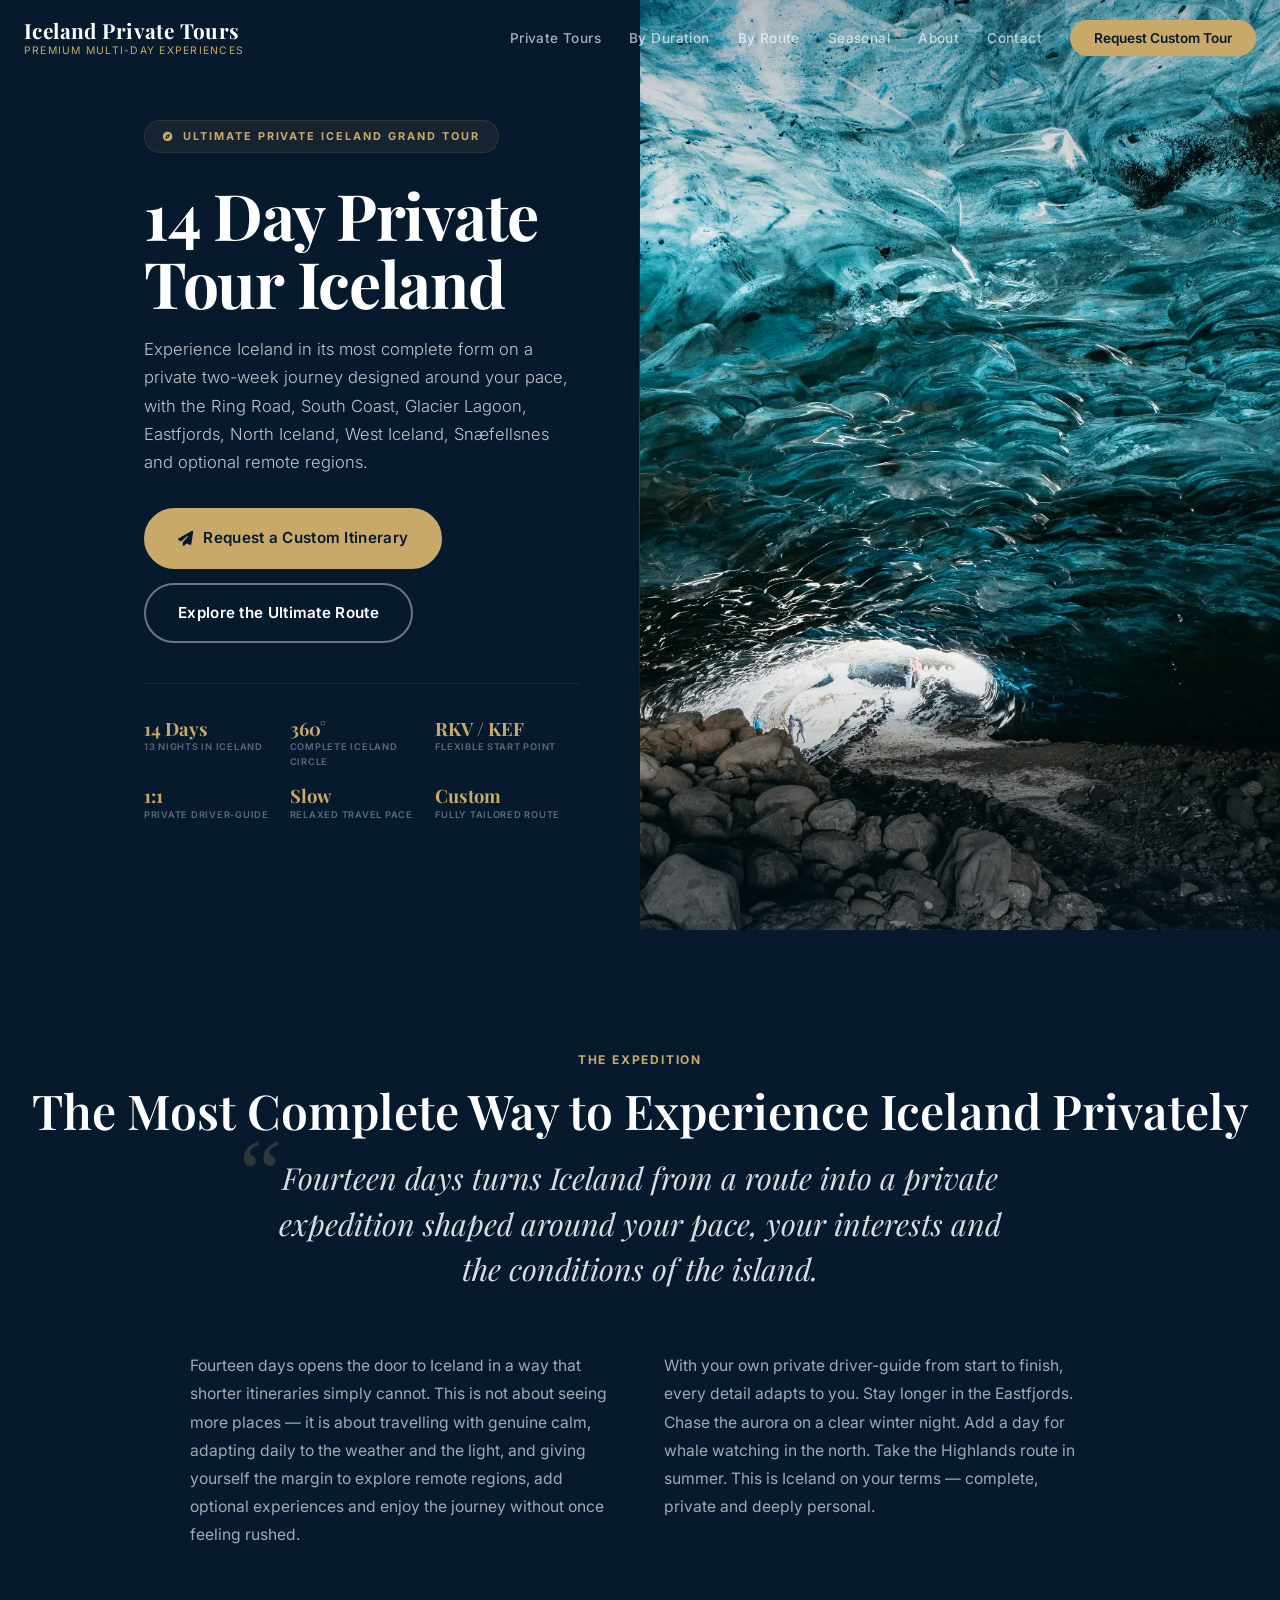
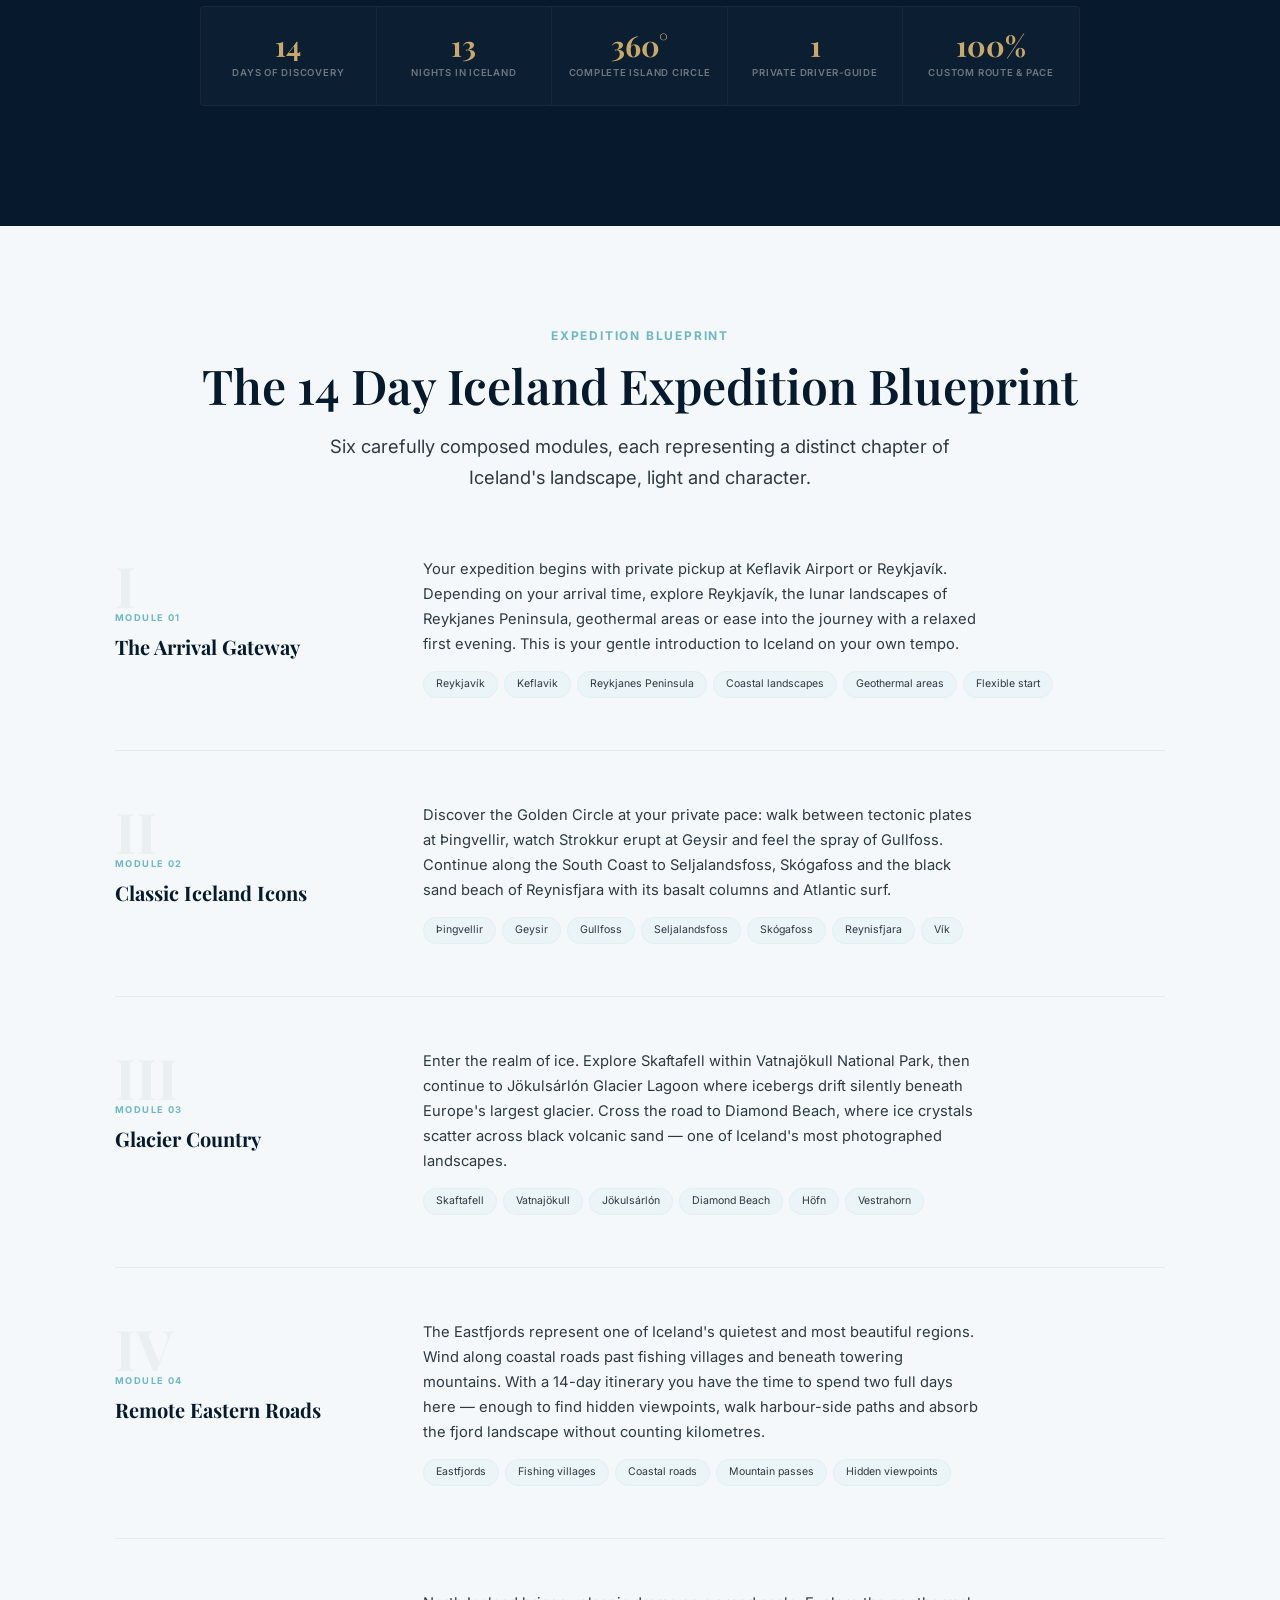
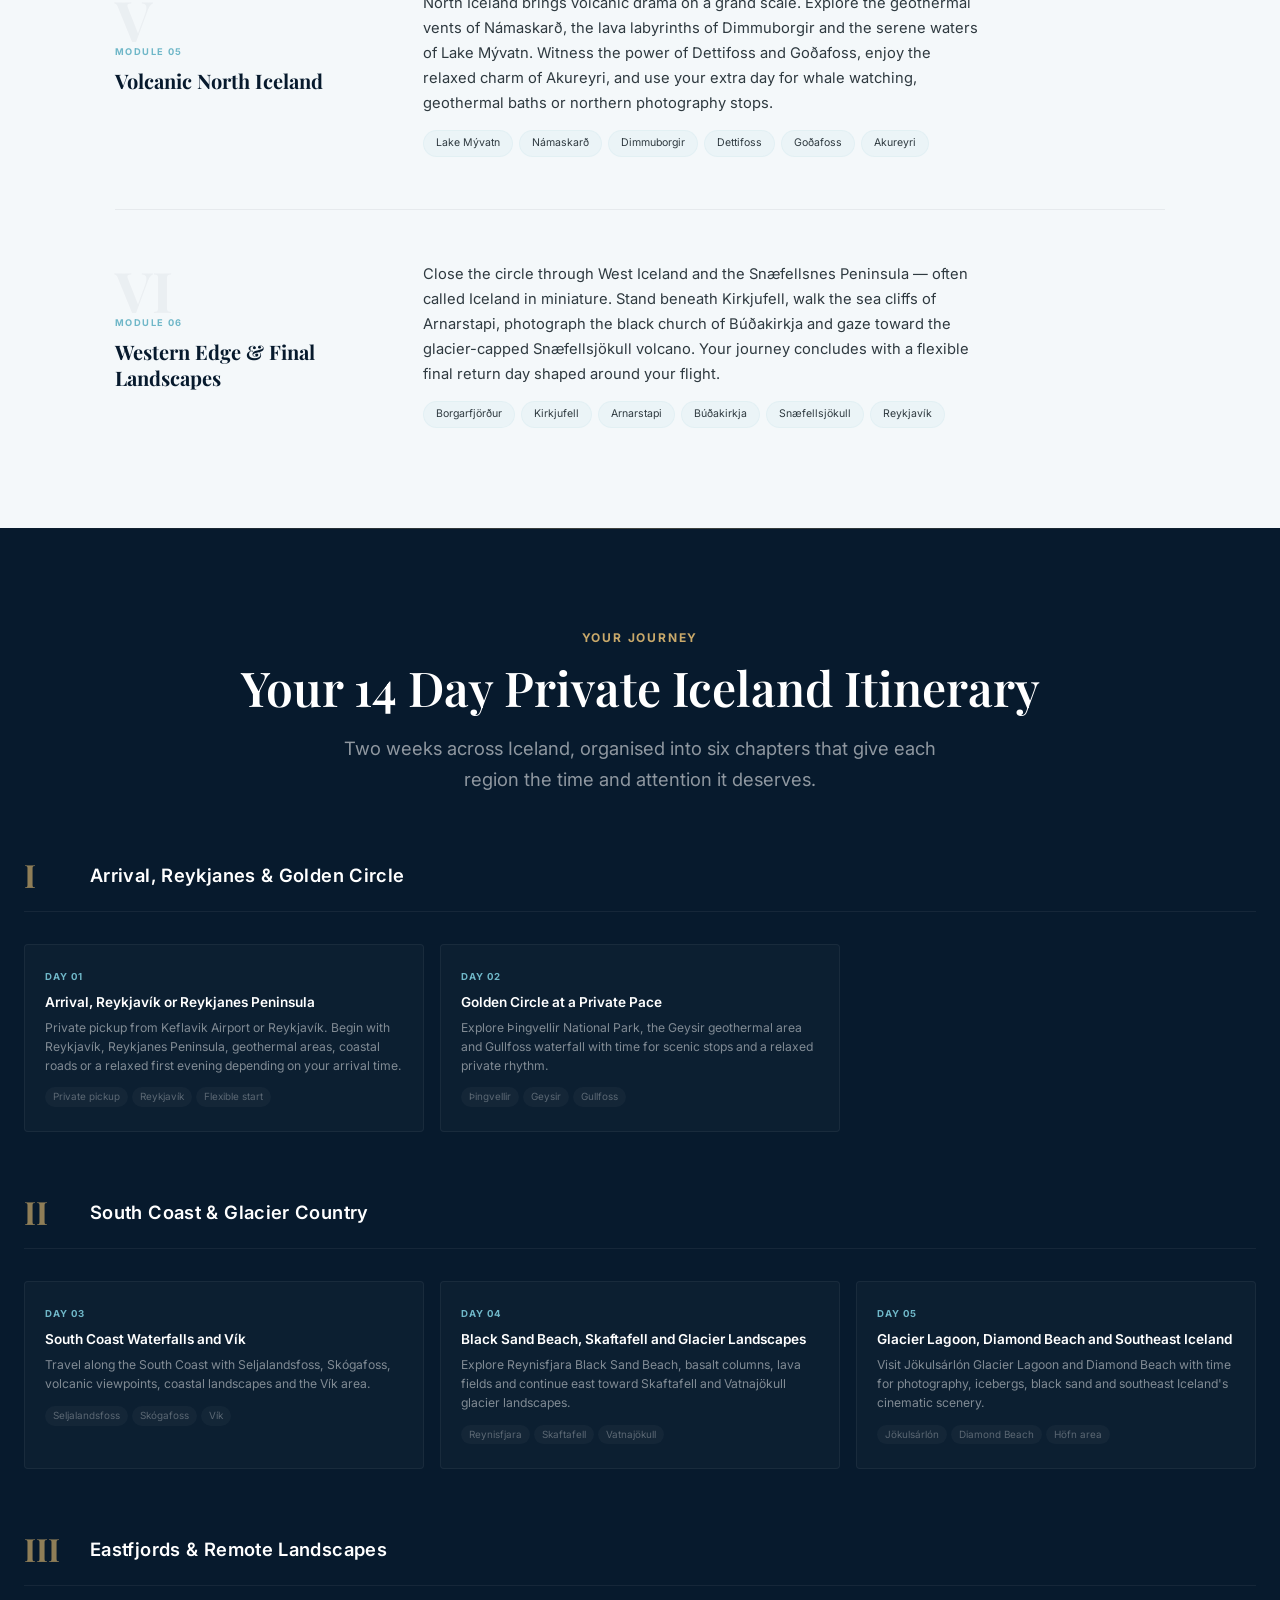
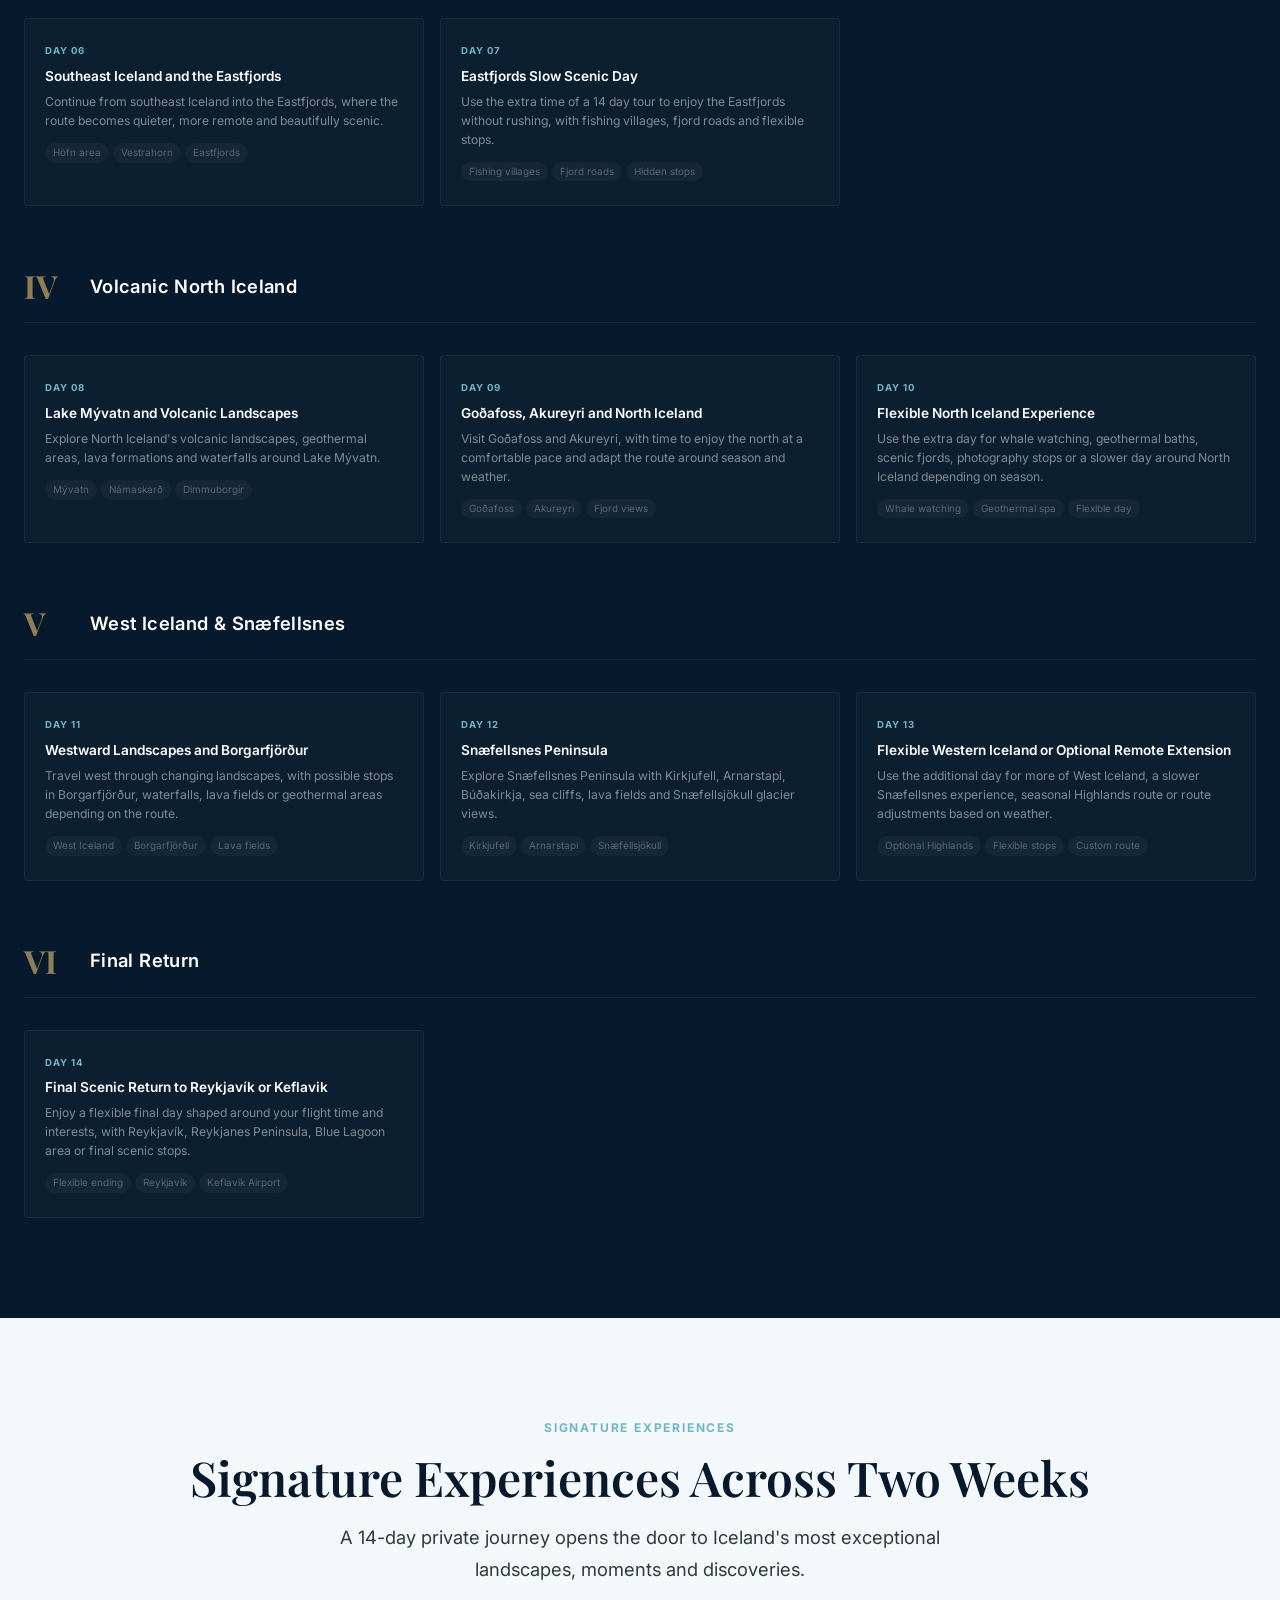
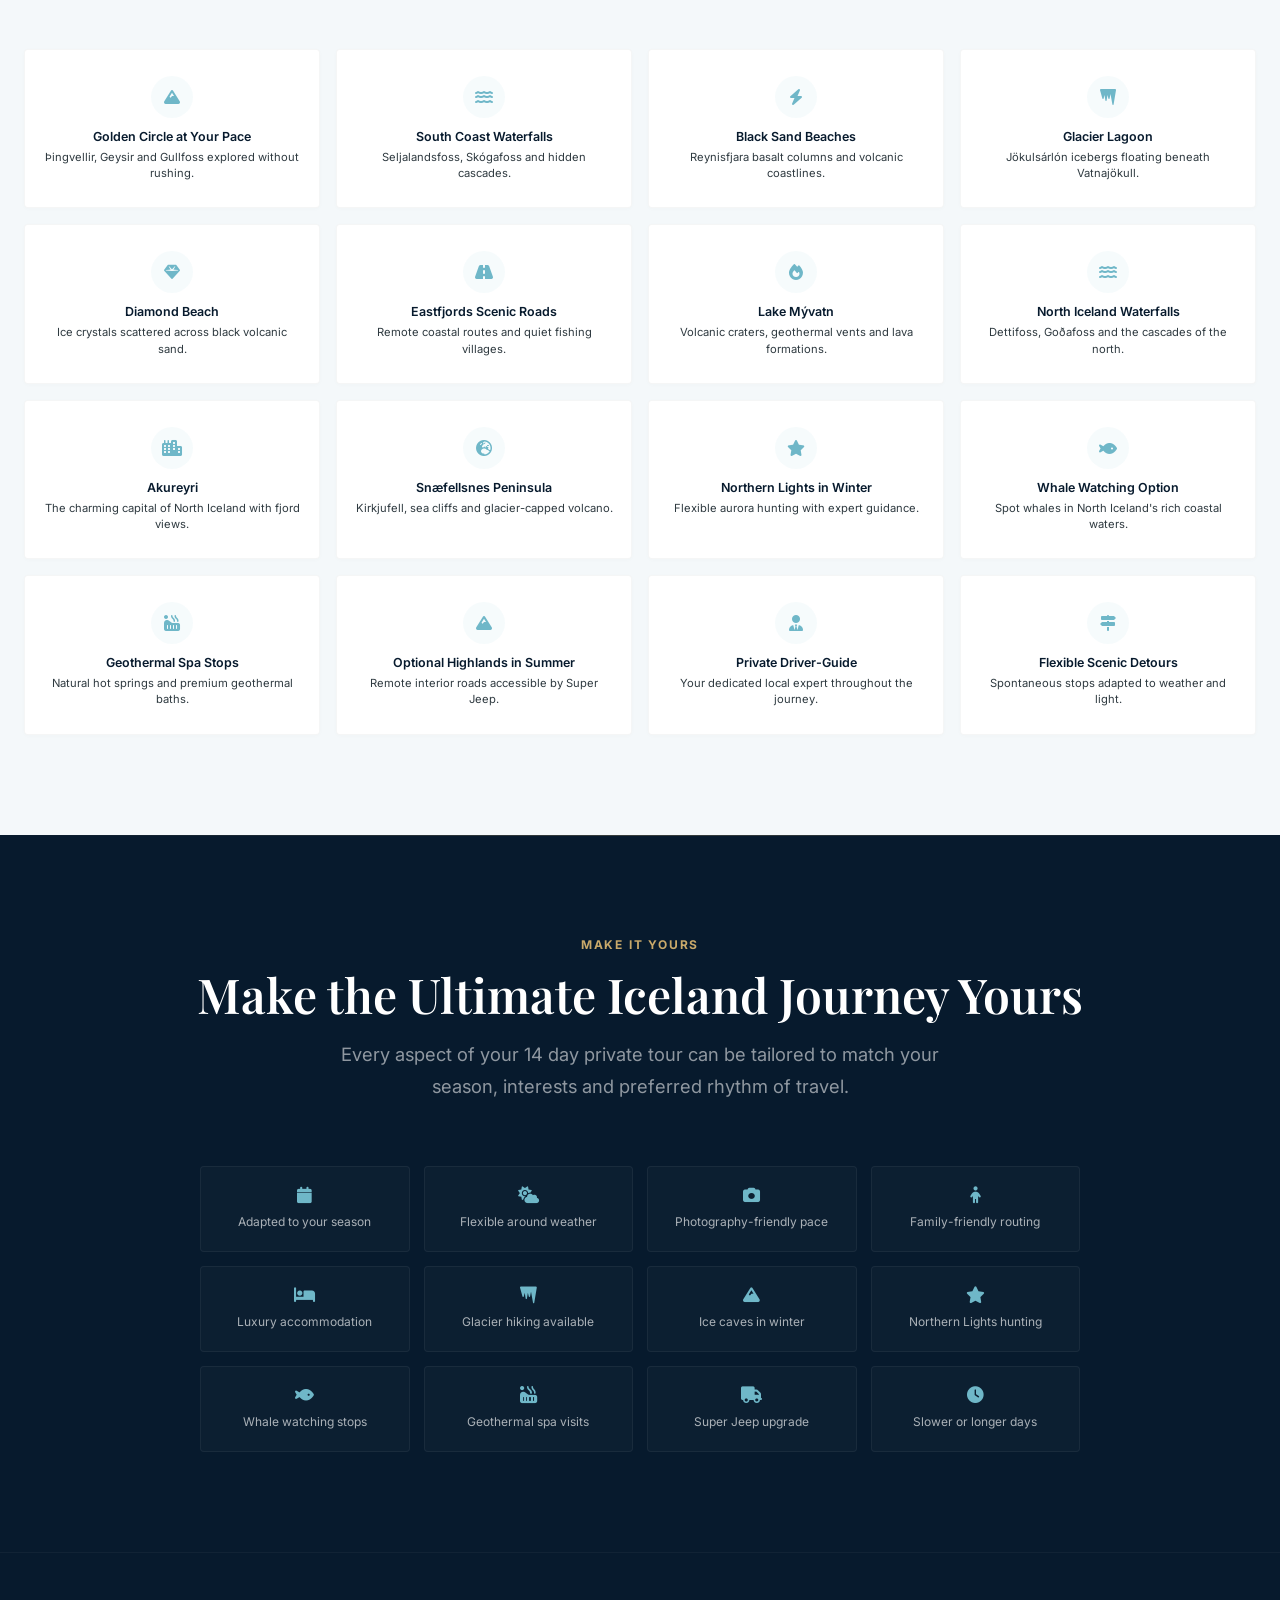
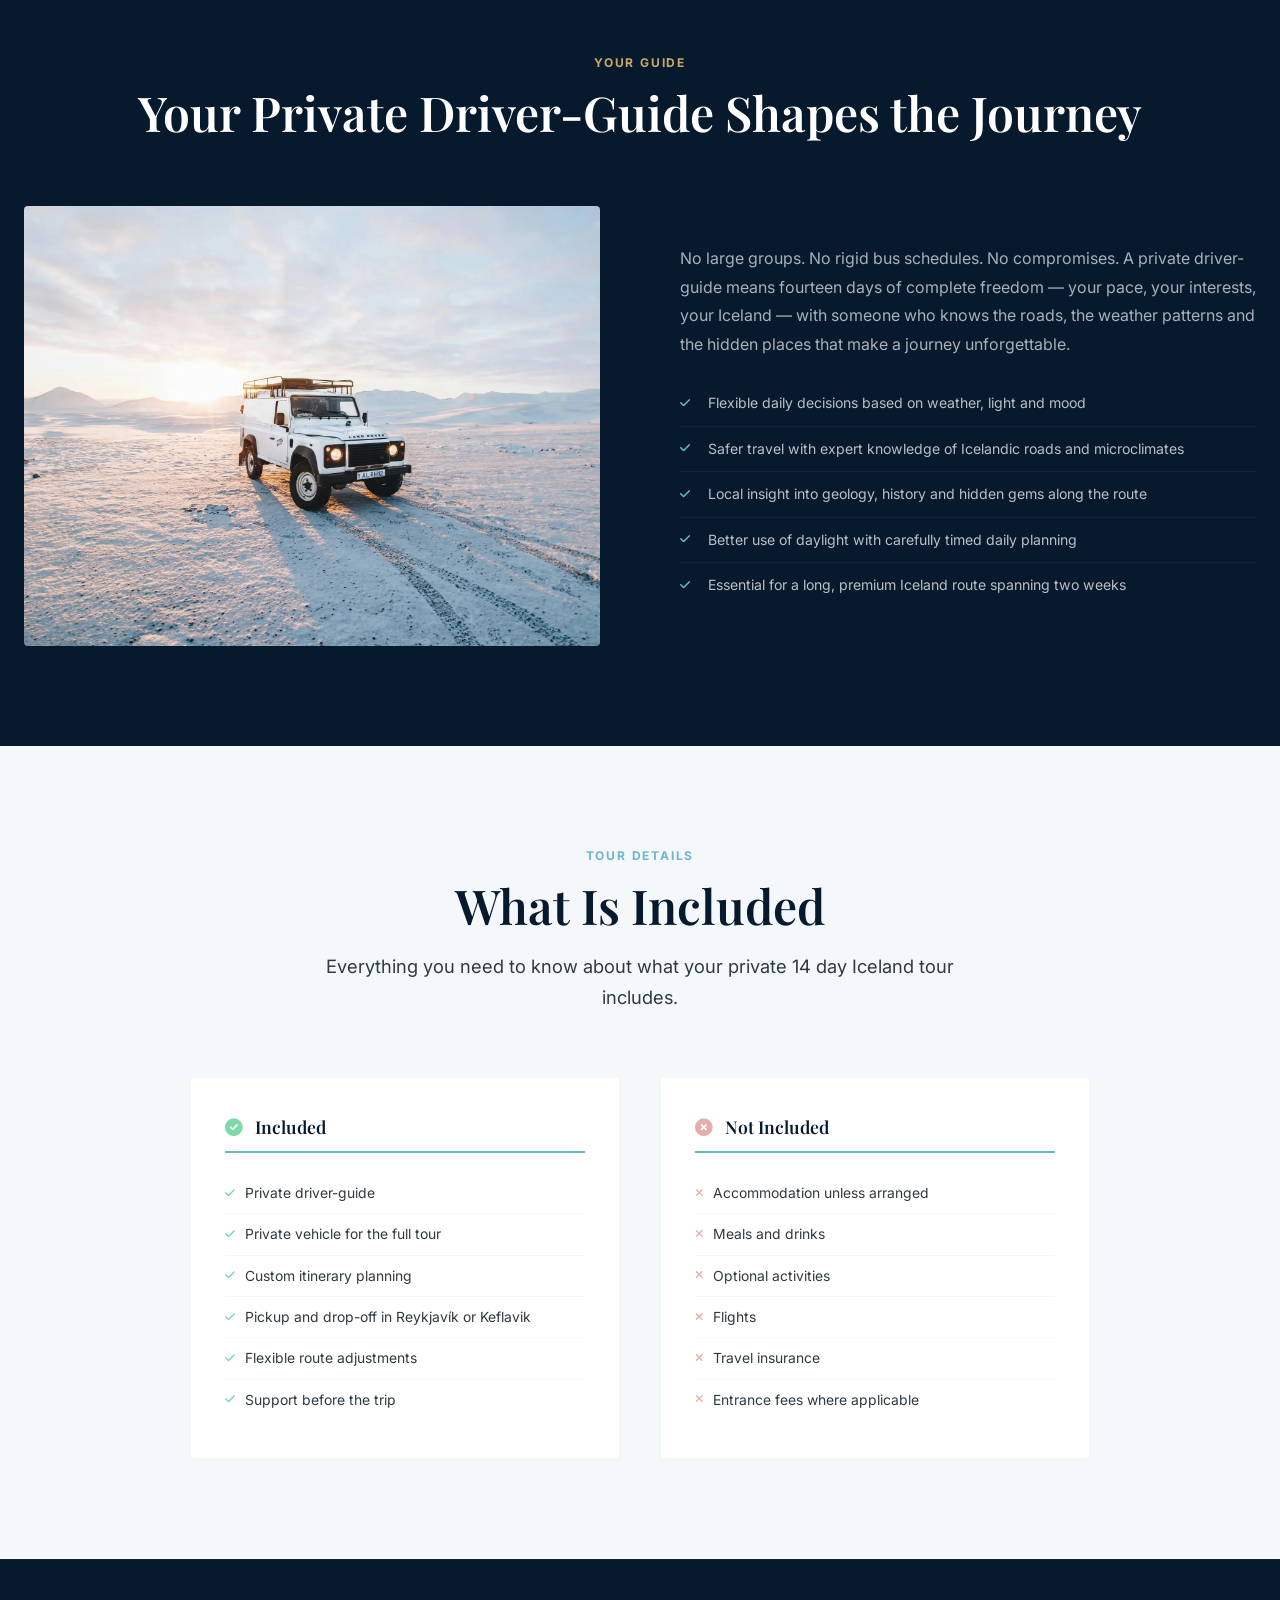
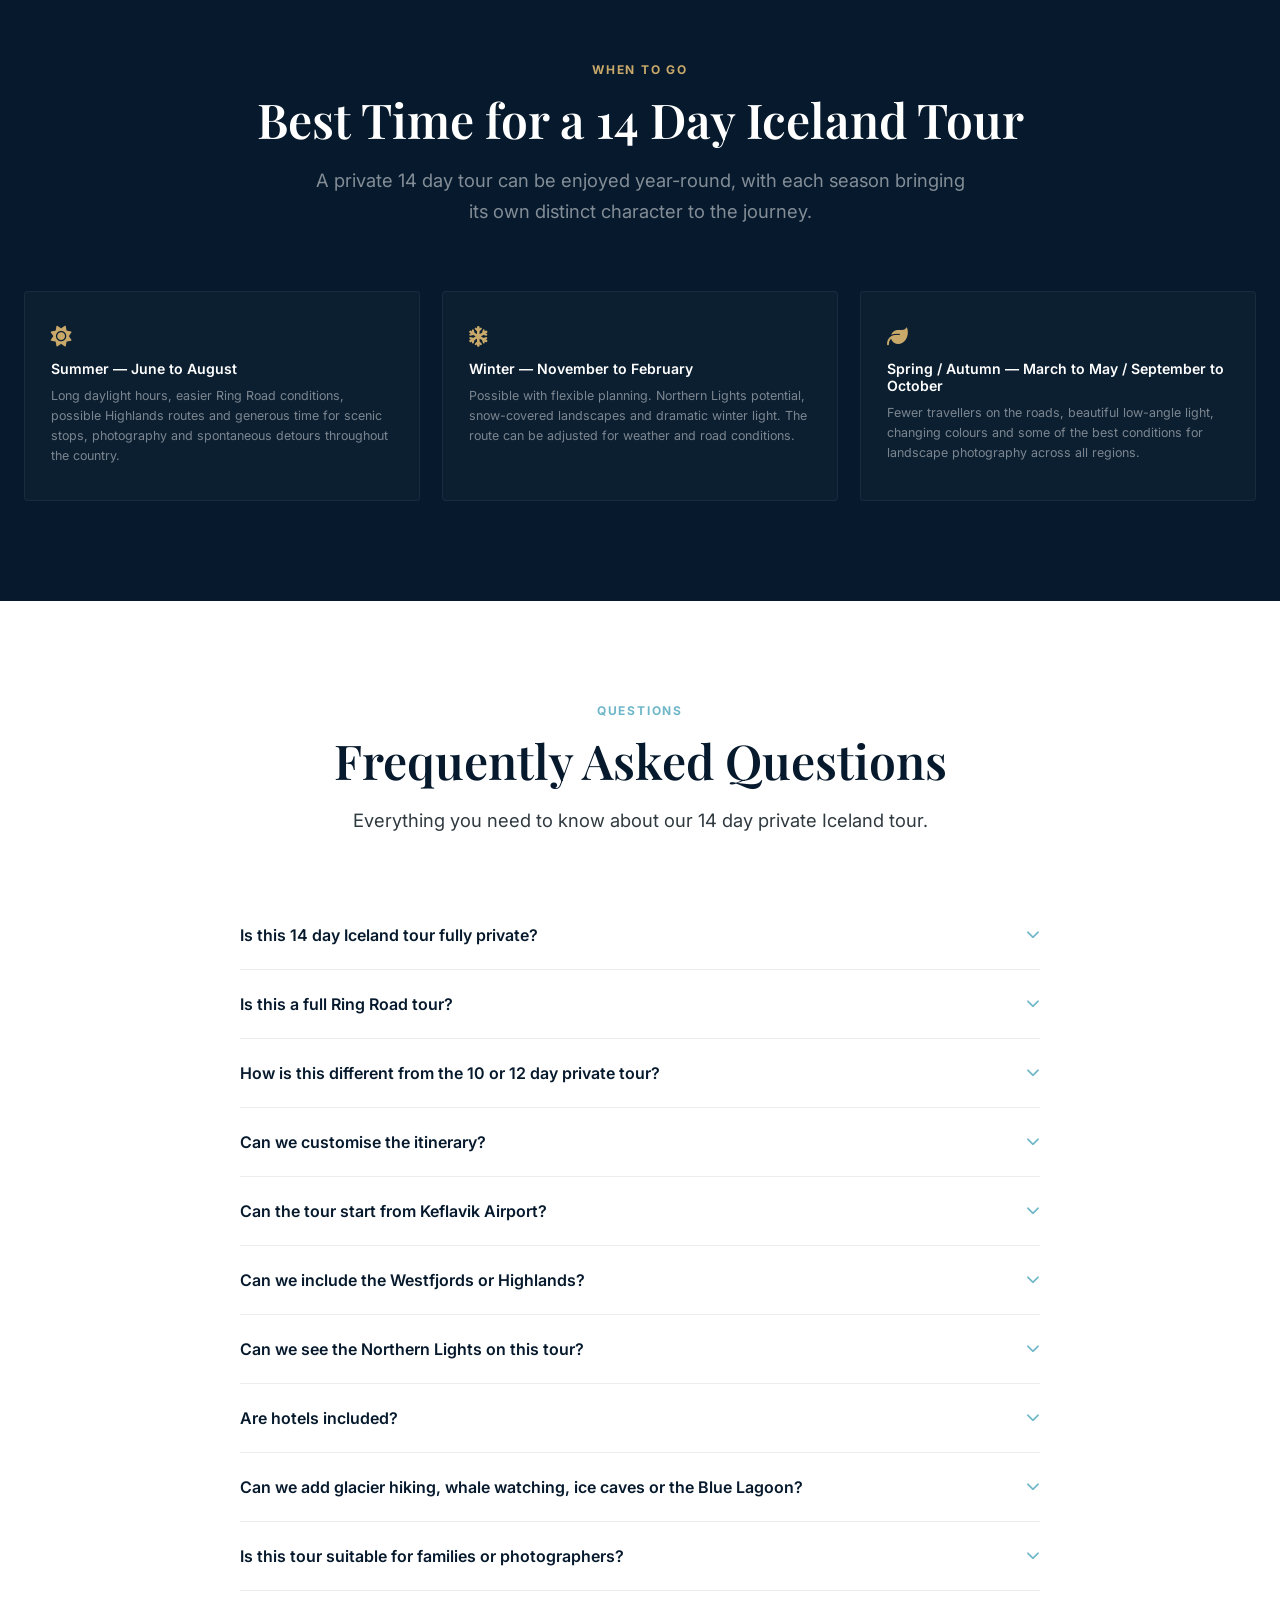
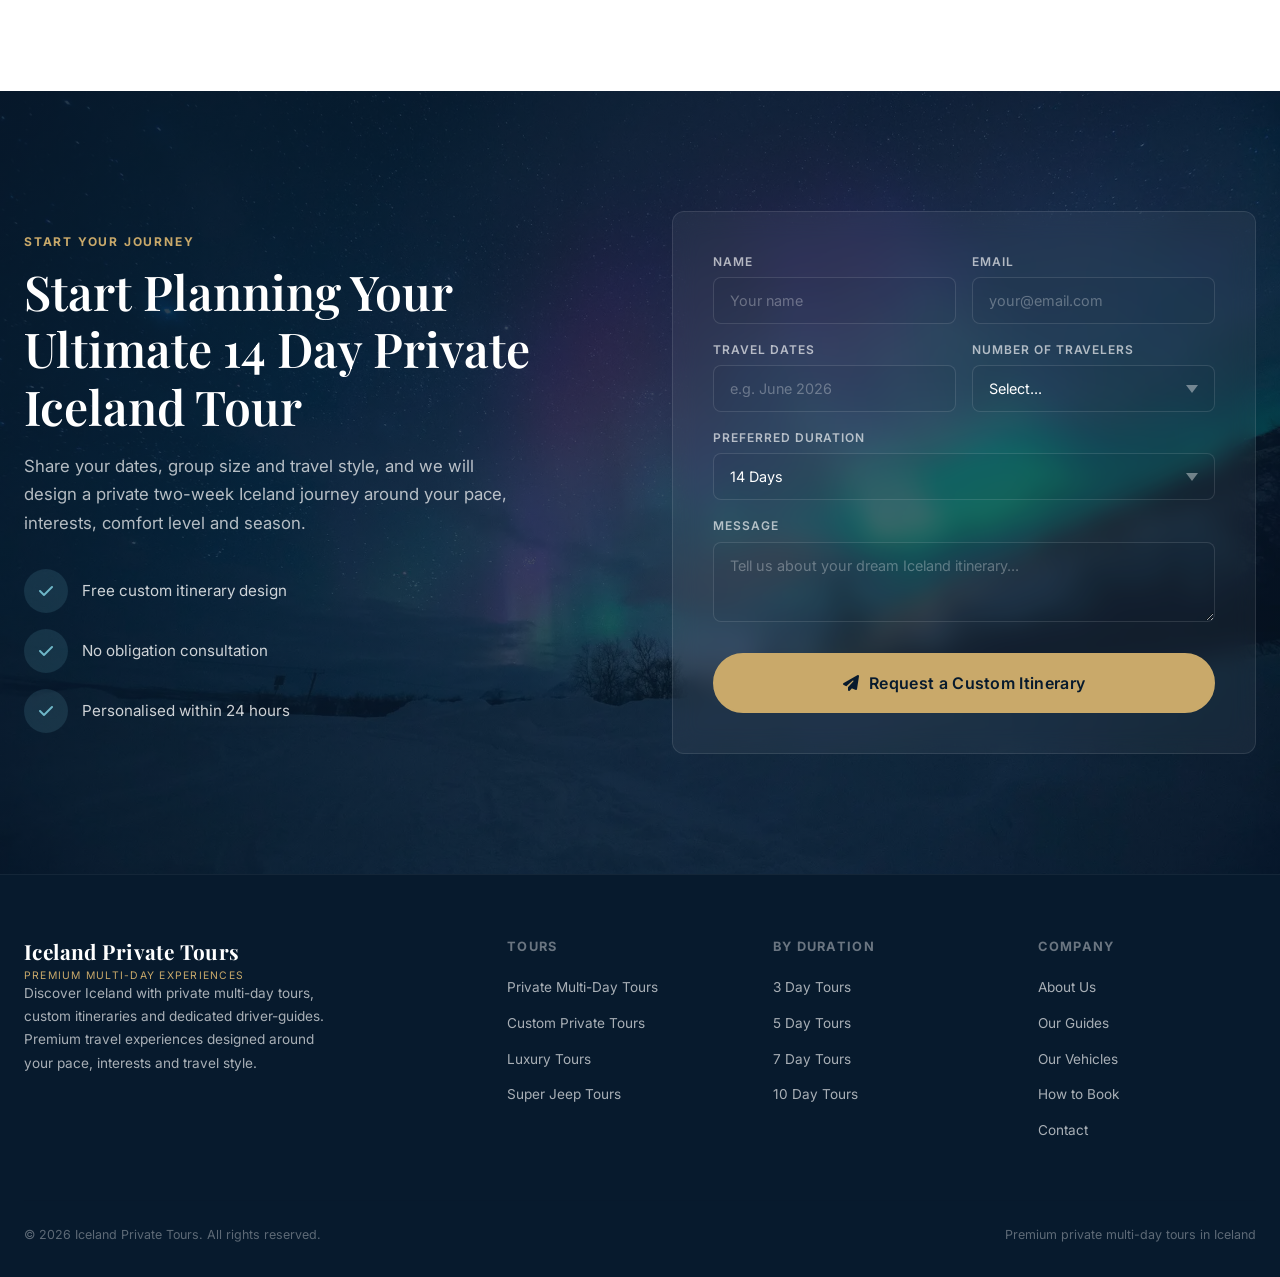
<file: pages/14-day-private-tour-iceland.html>
<!DOCTYPE html>
<html lang="en">

<head>
  <meta charset="UTF-8">
  <meta name="viewport" content="width=device-width, initial-scale=1.0">
  <title>14 Day Private Tour Iceland | Ultimate Private Iceland Grand Tour</title>
  <meta name="description" content="Experience the ultimate 14 day private tour of Iceland with your own driver-guide, exploring the Ring Road, South Coast, Glacier Lagoon, Eastfjords, North Iceland, West Iceland, Snæfellsnes and optional remote regions at a relaxed pace.">
  <link rel="preconnect" href="https://fonts.googleapis.com">
  <link rel="preconnect" href="https://fonts.gstatic.com" crossorigin>
  <link href="https://fonts.googleapis.com/css2?family=Playfair+Display:ital,wght@0,400;0,500;0,600;0,700;1,400&family=Inter:wght@300;400;500;600;700&display=swap" rel="stylesheet">
  <link rel="stylesheet" href="https://cdnjs.cloudflare.com/ajax/libs/font-awesome/6.5.1/css/all.min.css">
  <link rel="stylesheet" href="../assets/css/style.css">
  <link rel="stylesheet" href="../assets/css/style-day14.css">
</head>

<body>
  <a class="skip-link" href="#main-content">Skip to main content</a>
  <!-- ==================== HEADER ==================== -->
  <header class="header" id="header">
    <div class="container">
      <a href="../index.html" class="logo">
        Iceland Private Tours
        <span>Premium Multi-Day Experiences</span>
      </a>
      <nav class="nav" aria-label="Main navigation">
        <ul class="nav-list" id="navList">
          <li><a href="../index.html#private-tours" class="nav-link">Private Tours</a></li>
          <li><a href="../index.html#duration" class="nav-link">By Duration</a></li>
          <li><a href="../index.html#route" class="nav-link">By Route</a></li>
          <li><a href="../index.html#seasonal" class="nav-link">Seasonal</a></li>
          <li><a href="pages/about.html" class="nav-link">About</a></li>
          <li><a href="../index.html#contact" class="nav-link">Contact</a></li>
          <li><a href="../index.html#contact" class="nav-cta">Request Custom Tour</a></li>
        </ul>
        <button class="menu-toggle" id="menuToggle" aria-label="Toggle navigation menu" aria-expanded="false"
          aria-controls="navList">
          <i class="fas fa-bars" aria-hidden="true"></i>
        </button>
      </nav>
    </div>
  </header>
  
  <main id="main-content">
  <!-- ==================== SPLIT HERO (unique pattern) ==================== -->
  <section class="split-hero" role="region" aria-label="Hero">
    <div class="sh-left">
      <div class="sh-left-inner">
        <span class="sh-eyebrow"><i class="fas fa-compass"></i> Ultimate Private Iceland Grand Tour</span>
        <h1>14 Day Private Tour Iceland</h1>
        <p class="sh-sub">Experience Iceland in its most complete form on a private two-week journey designed around
          your pace, with the Ring Road, South Coast, Glacier Lagoon, Eastfjords, North Iceland, West Iceland,
          Snæfellsnes and optional remote regions.</p>
        <div class="sh-actions">
          <a href="#contact" class="btn btn-primary"><i class="fas fa-paper-plane"></i> Request a Custom Itinerary</a>
          <a href="#route" class="btn btn-secondary">Explore the Ultimate Route</a>
        </div>
        <div class="sh-stats">
          <div class="sh-stat">
            <div class="sh-stat-val">14 Days</div>
            <div class="sh-stat-lbl">13 Nights in Iceland</div>
          </div>
          <div class="sh-stat">
            <div class="sh-stat-val">360°</div>
            <div class="sh-stat-lbl">Complete Iceland Circle</div>
          </div>
          <div class="sh-stat">
            <div class="sh-stat-val">RKV / KEF</div>
            <div class="sh-stat-lbl">Flexible Start Point</div>
          </div>
          <div class="sh-stat">
            <div class="sh-stat-val">1:1</div>
            <div class="sh-stat-lbl">Private Driver-Guide</div>
          </div>
          <div class="sh-stat">
            <div class="sh-stat-val">Slow</div>
            <div class="sh-stat-lbl">Relaxed Travel Pace</div>
          </div>
          <div class="sh-stat">
            <div class="sh-stat-val">Custom</div>
            <div class="sh-stat-lbl">Fully Tailored Route</div>
          </div>
        </div>
      </div>
    </div>
    <div class="sh-right-wrapper" aria-hidden="false">
      <img class="sh-right" src="../assets/images/14-day-complete-iceland-private-tour.webp" alt="Panoramic view of Iceland">
      <span class="sh-right-overlay" aria-hidden="true"></span>
    </div>
  </section>

  <!-- ==================== MANIFESTO / OVERVIEW ==================== -->
  <section class="manifesto" id="overview" role="region" aria-label="Overview manifesto">
    <div class="container">
      <span class="section-label text-gold">The Expedition</span>
      <h2 class="section-title text-white">The Most Complete Way to Experience Iceland Privately</h2>
      <div class="manifesto-quote">
        Fourteen days turns Iceland from a route into a private expedition shaped around your pace, your interests and
        the conditions of the island.
      </div>
      <div class="manifesto-grid">
        <p>Fourteen days opens the door to Iceland in a way that shorter itineraries simply cannot. This is not about
          seeing more places — it is about travelling with genuine calm, adapting daily to the weather and the light,
          and giving yourself the margin to explore remote regions, add optional experiences and enjoy the journey
          without once feeling rushed.</p>
        <p>With your own private driver-guide from start to finish, every detail adapts to you. Stay longer in the
          Eastfjords. Chase the aurora on a clear winter night. Add a day for whale watching in the north. Take the
          Highlands route in summer. This is Iceland on your terms — complete, private and deeply personal.</p>
      </div>
      <div class="blueprint-stats">
        <div class="bp-stat">
          <div class="bp-stat-num">14</div>
          <div class="bp-stat-lbl">Days of Discovery</div>
        </div>
        <div class="bp-stat">
          <div class="bp-stat-num">13</div>
          <div class="bp-stat-lbl">Nights in Iceland</div>
        </div>
        <div class="bp-stat">
          <div class="bp-stat-num">360°</div>
          <div class="bp-stat-lbl">Complete Island Circle</div>
        </div>
        <div class="bp-stat">
          <div class="bp-stat-num">1</div>
          <div class="bp-stat-lbl">Private Driver-Guide</div>
        </div>
        <div class="bp-stat">
          <div class="bp-stat-num">100%</div>
          <div class="bp-stat-lbl">Custom Route &amp; Pace</div>
        </div>
      </div>
    </div>
  </section>

  <!-- ==================== EXPEDITION BLUEPRINT ==================== -->
  <section class="blueprint section" id="route" role="region" aria-label="Expedition blueprint">
    <div class="container">
      <header class="section-header">
        <span class="section-label">Expedition Blueprint</span>
        <h2 class="section-title">The 14 Day Iceland Expedition Blueprint</h2>
        <p class="section-subtitle">Six carefully composed modules, each representing a distinct chapter of Iceland's
          landscape, light and character.</p>
      </header>
      <div class="bp-modules">

        <div class="bp-module">
          <div class="bp-mod-left">
            <div class="bp-mod-num">I</div>
            <span class="bp-mod-label">Module 01</span>
            <h3>The Arrival Gateway</h3>
          </div>
          <div class="bp-mod-right">
            <p>Your expedition begins with private pickup at Keflavik Airport or Reykjavík. Depending on your arrival
              time, explore Reykjavík, the lunar landscapes of Reykjanes Peninsula, geothermal areas or ease into the
              journey with a relaxed first evening. This is your gentle introduction to Iceland on your own tempo.</p>
            <div class="bp-tags">
              <span>Reykjavík</span><span>Keflavik</span><span>Reykjanes Peninsula</span><span>Coastal
                landscapes</span><span>Geothermal areas</span><span>Flexible start</span>
            </div>
          </div>
        </div>

        <div class="bp-module">
          <div class="bp-mod-left">
            <div class="bp-mod-num">II</div>
            <span class="bp-mod-label">Module 02</span>
            <h3>Classic Iceland Icons</h3>
          </div>
          <div class="bp-mod-right">
            <p>Discover the Golden Circle at your private pace: walk between tectonic plates at Þingvellir, watch
              Strokkur erupt at Geysir and feel the spray of Gullfoss. Continue along the South Coast to Seljalandsfoss,
              Skógafoss and the black sand beach of Reynisfjara with its basalt columns and Atlantic surf.</p>
            <div class="bp-tags">
              <span>Þingvellir</span><span>Geysir</span><span>Gullfoss</span><span>Seljalandsfoss</span><span>Skógafoss</span><span>Reynisfjara</span><span>Vík</span>
            </div>
          </div>
        </div>

        <div class="bp-module">
          <div class="bp-mod-left">
            <div class="bp-mod-num">III</div>
            <span class="bp-mod-label">Module 03</span>
            <h3>Glacier Country</h3>
          </div>
          <div class="bp-mod-right">
            <p>Enter the realm of ice. Explore Skaftafell within Vatnajökull National Park, then continue to Jökulsárlón
              Glacier Lagoon where icebergs drift silently beneath Europe's largest glacier. Cross the road to Diamond
              Beach, where ice crystals scatter across black volcanic sand — one of Iceland's most photographed
              landscapes.</p>
            <div class="bp-tags">
              <span>Skaftafell</span><span>Vatnajökull</span><span>Jökulsárlón</span><span>Diamond
                Beach</span><span>Höfn</span><span>Vestrahorn</span>
            </div>
          </div>
        </div>

        <div class="bp-module">
          <div class="bp-mod-left">
            <div class="bp-mod-num">IV</div>
            <span class="bp-mod-label">Module 04</span>
            <h3>Remote Eastern Roads</h3>
          </div>
          <div class="bp-mod-right">
            <p>The Eastfjords represent one of Iceland's quietest and most beautiful regions. Wind along coastal roads
              past fishing villages and beneath towering mountains. With a 14-day itinerary you have the time to spend
              two full days here — enough to find hidden viewpoints, walk harbour-side paths and absorb the fjord
              landscape without counting kilometres.</p>
            <div class="bp-tags">
              <span>Eastfjords</span><span>Fishing villages</span><span>Coastal roads</span><span>Mountain
                passes</span><span>Hidden viewpoints</span>
            </div>
          </div>
        </div>

        <div class="bp-module">
          <div class="bp-mod-left">
            <div class="bp-mod-num">V</div>
            <span class="bp-mod-label">Module 05</span>
            <h3>Volcanic North Iceland</h3>
          </div>
          <div class="bp-mod-right">
            <p>North Iceland brings volcanic drama on a grand scale. Explore the geothermal vents of Námaskarð, the lava
              labyrinths of Dimmuborgir and the serene waters of Lake Mývatn. Witness the power of Dettifoss and
              Goðafoss, enjoy the relaxed charm of Akureyri, and use your extra day for whale watching, geothermal baths
              or northern photography stops.</p>
            <div class="bp-tags">
              <span>Lake
                Mývatn</span><span>Námaskarð</span><span>Dimmuborgir</span><span>Dettifoss</span><span>Goðafoss</span><span>Akureyri</span>
            </div>
          </div>
        </div>

        <div class="bp-module">
          <div class="bp-mod-left">
            <div class="bp-mod-num">VI</div>
            <span class="bp-mod-label">Module 06</span>
            <h3>Western Edge &amp; Final Landscapes</h3>
          </div>
          <div class="bp-mod-right">
            <p>Close the circle through West Iceland and the Snæfellsnes Peninsula — often called Iceland in miniature.
              Stand beneath Kirkjufell, walk the sea cliffs of Arnarstapi, photograph the black church of Búðakirkja and
              gaze toward the glacier-capped Snæfellsjökull volcano. Your journey concludes with a flexible final return
              day shaped around your flight.</p>
            <div class="bp-tags">
              <span>Borgarfjörður</span><span>Kirkjufell</span><span>Arnarstapi</span><span>Búðakirkja</span><span>Snæfellsjökull</span><span>Reykjavík</span>
            </div>
          </div>
        </div>

      </div>
    </div>
  </section>

  <!-- ==================== CHAPTER ITINERARY (unique pattern) ==================== -->
  <section class="chapter-itinerary" id="itinerary" role="region" aria-label="Chapter itinerary">
    <div class="container">
      <header class="section-header">
        <span class="section-label text-gold">Your Journey</span>
        <h2 class="section-title">Your 14 Day Private Iceland Itinerary</h2>
        <p class="section-subtitle">Two weeks across Iceland, organised into six chapters that give each region the time
          and attention it deserves.</p>
      </header>

      <!-- Chapter I -->
      <div class="chapter-card">
        <header class="ch-header">
          <span class="ch-roman">I</span>
          <span class="ch-title">Arrival, Reykjanes &amp; Golden Circle</span>
        </header>
        <div class="ch-days">
          <div class="ch-day">
            <div class="ch-day-num">Day 01</div>
            <h4>Arrival, Reykjavík or Reykjanes Peninsula</h4>
            <p>Private pickup from Keflavik Airport or Reykjavík. Begin with Reykjavík, Reykjanes Peninsula, geothermal
              areas, coastal roads or a relaxed first evening depending on your arrival time.</p>
            <div class="ch-tags"><span>Private pickup</span><span>Reykjavík</span><span>Flexible start</span></div>
          </div>
          <div class="ch-day">
            <div class="ch-day-num">Day 02</div>
            <h4>Golden Circle at a Private Pace</h4>
            <p>Explore Þingvellir National Park, the Geysir geothermal area and Gullfoss waterfall with time for scenic
              stops and a relaxed private rhythm.</p>
            <div class="ch-tags"><span>Þingvellir</span><span>Geysir</span><span>Gullfoss</span></div>
          </div>
        </div>
      </div>

      <!-- Chapter II -->
      <div class="chapter-card">
        <header class="ch-header">
          <span class="ch-roman">II</span>
          <span class="ch-title">South Coast &amp; Glacier Country</span>
        </header>
        <div class="ch-days">
          <div class="ch-day">
            <div class="ch-day-num">Day 03</div>
            <h4>South Coast Waterfalls and Vík</h4>
            <p>Travel along the South Coast with Seljalandsfoss, Skógafoss, volcanic viewpoints, coastal landscapes and
              the Vík area.</p>
            <div class="ch-tags"><span>Seljalandsfoss</span><span>Skógafoss</span><span>Vík</span></div>
          </div>
          <div class="ch-day">
            <div class="ch-day-num">Day 04</div>
            <h4>Black Sand Beach, Skaftafell and Glacier Landscapes</h4>
            <p>Explore Reynisfjara Black Sand Beach, basalt columns, lava fields and continue east toward Skaftafell and
              Vatnajökull glacier landscapes.</p>
            <div class="ch-tags"><span>Reynisfjara</span><span>Skaftafell</span><span>Vatnajökull</span></div>
          </div>
          <div class="ch-day">
            <div class="ch-day-num">Day 05</div>
            <h4>Glacier Lagoon, Diamond Beach and Southeast Iceland</h4>
            <p>Visit Jökulsárlón Glacier Lagoon and Diamond Beach with time for photography, icebergs, black sand and
              southeast Iceland's cinematic scenery.</p>
            <div class="ch-tags"><span>Jökulsárlón</span><span>Diamond Beach</span><span>Höfn area</span></div>
          </div>
        </div>
      </div>

      <!-- Chapter III -->
      <div class="chapter-card">
        <header class="ch-header">
          <span class="ch-roman">III</span>
          <span class="ch-title">Eastfjords &amp; Remote Landscapes</span>
        </header>
        <div class="ch-days">
          <div class="ch-day">
            <div class="ch-day-num">Day 06</div>
            <h4>Southeast Iceland and the Eastfjords</h4>
            <p>Continue from southeast Iceland into the Eastfjords, where the route becomes quieter, more remote and
              beautifully scenic.</p>
            <div class="ch-tags"><span>Höfn area</span><span>Vestrahorn</span><span>Eastfjords</span></div>
          </div>
          <div class="ch-day">
            <div class="ch-day-num">Day 07</div>
            <h4>Eastfjords Slow Scenic Day</h4>
            <p>Use the extra time of a 14 day tour to enjoy the Eastfjords without rushing, with fishing villages, fjord
              roads and flexible stops.</p>
            <div class="ch-tags"><span>Fishing villages</span><span>Fjord roads</span><span>Hidden stops</span></div>
          </div>
        </div>
      </div>

      <!-- Chapter IV -->
      <div class="chapter-card">
        <header class="ch-header">
          <span class="ch-roman">IV</span>
          <span class="ch-title">Volcanic North Iceland</span>
        </header>
        <div class="ch-days">
          <div class="ch-day">
            <div class="ch-day-num">Day 08</div>
            <h4>Lake Mývatn and Volcanic Landscapes</h4>
            <p>Explore North Iceland's volcanic landscapes, geothermal areas, lava formations and waterfalls around Lake
              Mývatn.</p>
            <div class="ch-tags"><span>Mývatn</span><span>Námaskarð</span><span>Dimmuborgir</span></div>
          </div>
          <div class="ch-day">
            <div class="ch-day-num">Day 09</div>
            <h4>Goðafoss, Akureyri and North Iceland</h4>
            <p>Visit Goðafoss and Akureyri, with time to enjoy the north at a comfortable pace and adapt the route
              around season and weather.</p>
            <div class="ch-tags"><span>Goðafoss</span><span>Akureyri</span><span>Fjord views</span></div>
          </div>
          <div class="ch-day">
            <div class="ch-day-num">Day 10</div>
            <h4>Flexible North Iceland Experience</h4>
            <p>Use the extra day for whale watching, geothermal baths, scenic fjords, photography stops or a slower day
              around North Iceland depending on season.</p>
            <div class="ch-tags"><span>Whale watching</span><span>Geothermal spa</span><span>Flexible day</span></div>
          </div>
        </div>
      </div>

      <!-- Chapter V -->
      <div class="chapter-card">
        <header class="ch-header">
          <span class="ch-roman">V</span>
          <span class="ch-title">West Iceland &amp; Snæfellsnes</span>
        </header>
        <div class="ch-days">
          <div class="ch-day">
            <div class="ch-day-num">Day 11</div>
            <h4>Westward Landscapes and Borgarfjörður</h4>
            <p>Travel west through changing landscapes, with possible stops in Borgarfjörður, waterfalls, lava fields or
              geothermal areas depending on the route.</p>
            <div class="ch-tags"><span>West Iceland</span><span>Borgarfjörður</span><span>Lava fields</span></div>
          </div>
          <div class="ch-day">
            <div class="ch-day-num">Day 12</div>
            <h4>Snæfellsnes Peninsula</h4>
            <p>Explore Snæfellsnes Peninsula with Kirkjufell, Arnarstapi, Búðakirkja, sea cliffs, lava fields and
              Snæfellsjökull glacier views.</p>
            <div class="ch-tags"><span>Kirkjufell</span><span>Arnarstapi</span><span>Snæfellsjökull</span></div>
          </div>
          <div class="ch-day">
            <div class="ch-day-num">Day 13</div>
            <h4>Flexible Western Iceland or Optional Remote Extension</h4>
            <p>Use the additional day for more of West Iceland, a slower Snæfellsnes experience, seasonal Highlands
              route or route adjustments based on weather.</p>
            <div class="ch-tags"><span>Optional Highlands</span><span>Flexible stops</span><span>Custom route</span>
            </div>
          </div>
        </div>
      </div>

      <!-- Chapter VI -->
      <div class="chapter-card">
        <header class="ch-header">
          <span class="ch-roman">VI</span>
          <span class="ch-title">Final Return</span>
        </header>
        <div class="ch-days">
          <div class="ch-day">
            <div class="ch-day-num">Day 14</div>
            <h4>Final Scenic Return to Reykjavík or Keflavik</h4>
            <p>Enjoy a flexible final day shaped around your flight time and interests, with Reykjavík, Reykjanes
              Peninsula, Blue Lagoon area or final scenic stops.</p>
            <div class="ch-tags"><span>Flexible ending</span><span>Reykjavík</span><span>Keflavik Airport</span></div>
          </div>
        </div>
      </div>

    </div>
  </section>

  <!-- ==================== SIGNATURE EXPERIENCES ==================== -->
  <section class="sigexp" id="experiences" role="region" aria-label="Signature experiences">
    <div class="container">
      <header class="section-header">
        <span class="section-label">Signature Experiences</span>
        <h2 class="section-title">Signature Experiences Across Two Weeks</h2>
        <p class="section-subtitle">A 14-day private journey opens the door to Iceland's most exceptional landscapes,
          moments and discoveries.</p>
      </header>
      <div class="sigexp-grid">
        <div class="se-card">
          <div class="se-icon"><i class="fas fa-mountain"></i></div>
          <h4>Golden Circle at Your Pace</h4>
          <p>Þingvellir, Geysir and Gullfoss explored without rushing.</p>
        </div>
        <div class="se-card">
          <div class="se-icon"><i class="fas fa-water"></i></div>
          <h4>South Coast Waterfalls</h4>
          <p>Seljalandsfoss, Skógafoss and hidden cascades.</p>
        </div>
        <div class="se-card">
          <div class="se-icon"><i class="fas fa-bolt"></i></div>
          <h4>Black Sand Beaches</h4>
          <p>Reynisfjara basalt columns and volcanic coastlines.</p>
        </div>
        <div class="se-card">
          <div class="se-icon"><i class="fas fa-icicles"></i></div>
          <h4>Glacier Lagoon</h4>
          <p>Jökulsárlón icebergs floating beneath Vatnajökull.</p>
        </div>
        <div class="se-card">
          <div class="se-icon"><i class="fas fa-gem"></i></div>
          <h4>Diamond Beach</h4>
          <p>Ice crystals scattered across black volcanic sand.</p>
        </div>
        <div class="se-card">
          <div class="se-icon"><i class="fas fa-road"></i></div>
          <h4>Eastfjords Scenic Roads</h4>
          <p>Remote coastal routes and quiet fishing villages.</p>
        </div>
        <div class="se-card">
          <div class="se-icon"><i class="fas fa-fire"></i></div>
          <h4>Lake Mývatn</h4>
          <p>Volcanic craters, geothermal vents and lava formations.</p>
        </div>
        <div class="se-card">
          <div class="se-icon"><i class="fas fa-water"></i></div>
          <h4>North Iceland Waterfalls</h4>
          <p>Dettifoss, Goðafoss and the cascades of the north.</p>
        </div>
        <div class="se-card">
          <div class="se-icon"><i class="fas fa-city"></i></div>
          <h4>Akureyri</h4>
          <p>The charming capital of North Iceland with fjord views.</p>
        </div>
        <div class="se-card">
          <div class="se-icon"><i class="fas fa-globe-europe"></i></div>
          <h4>Snæfellsnes Peninsula</h4>
          <p>Kirkjufell, sea cliffs and glacier-capped volcano.</p>
        </div>
        <div class="se-card">
          <div class="se-icon"><i class="fas fa-star"></i></div>
          <h4>Northern Lights in Winter</h4>
          <p>Flexible aurora hunting with expert guidance.</p>
        </div>
        <div class="se-card">
          <div class="se-icon"><i class="fas fa-fish"></i></div>
          <h4>Whale Watching Option</h4>
          <p>Spot whales in North Iceland's rich coastal waters.</p>
        </div>
        <div class="se-card">
          <div class="se-icon"><i class="fas fa-hot-tub"></i></div>
          <h4>Geothermal Spa Stops</h4>
          <p>Natural hot springs and premium geothermal baths.</p>
        </div>
        <div class="se-card">
          <div class="se-icon"><i class="fas fa-mountain"></i></div>
          <h4>Optional Highlands in Summer</h4>
          <p>Remote interior roads accessible by Super Jeep.</p>
        </div>
        <div class="se-card">
          <div class="se-icon"><i class="fas fa-user-tie"></i></div>
          <h4>Private Driver-Guide</h4>
          <p>Your dedicated local expert throughout the journey.</p>
        </div>
        <div class="se-card">
          <div class="se-icon"><i class="fas fa-map-signs"></i></div>
          <h4>Flexible Scenic Detours</h4>
          <p>Spontaneous stops adapted to weather and light.</p>
        </div>
      </div>
    </div>
  </section>

  <!-- ==================== WHY 14 DAYS ==================== -->
  <section class="custom-ultimate" id="custom" role="region" aria-label="Customise your tour">
    <div class="container">
      <header class="section-header">
        <span class="section-label text-gold">Make It Yours</span>
        <h2 class="section-title">Make the Ultimate Iceland Journey Yours</h2>
        <p class="section-subtitle">Every aspect of your 14 day private tour can be tailored to match your season,
          interests and preferred rhythm of travel.</p>
      </header>
      <div class="custom-grid-14">
        <div class="custom-item-14"><i class="fas fa-calendar"></i> Adapted to your season</div>
        <div class="custom-item-14"><i class="fas fa-cloud-sun"></i> Flexible around weather</div>
        <div class="custom-item-14"><i class="fas fa-camera"></i> Photography-friendly pace</div>
        <div class="custom-item-14"><i class="fas fa-child"></i> Family-friendly routing</div>
        <div class="custom-item-14"><i class="fas fa-bed"></i> Luxury accommodation</div>
        <div class="custom-item-14"><i class="fas fa-icicles"></i> Glacier hiking available</div>
        <div class="custom-item-14"><i class="fas fa-mountain"></i> Ice caves in winter</div>
        <div class="custom-item-14"><i class="fas fa-star"></i> Northern Lights hunting</div>
        <div class="custom-item-14"><i class="fas fa-fish"></i> Whale watching stops</div>
        <div class="custom-item-14"><i class="fas fa-hot-tub"></i> Geothermal spa visits</div>
        <div class="custom-item-14"><i class="fas fa-truck"></i> Super Jeep upgrade</div>
        <div class="custom-item-14"><i class="fas fa-clock"></i> Slower or longer days</div>
      </div>
    </div>
  </section>

  <!-- ==================== DRIVER GUIDE ==================== -->
  <section class="driver-14" role="region" aria-label="Driver guide details">
    <div class="container">
      <header class="section-header">
        <span class="section-label text-gold">Your Guide</span>
        <h2 class="section-title">Your Private Driver-Guide Shapes the Journey</h2>
      </header>
      <div class="driver-14-grid">
        <img class="driver-14-img" src="../assets/images/private-driver-guide-iceland.webp" alt="Private driver-guide">
        <div class="driver-14-text">
          <p>No large groups. No rigid bus schedules. No compromises. A private driver-guide means fourteen days of
            complete freedom — your pace, your interests, your Iceland — with someone who knows the roads, the weather
            patterns and the hidden places that make a journey unforgettable.</p>
          <ul class="driver-14-list">
            <li><i class="fas fa-check"></i> Flexible daily decisions based on weather, light and mood</li>
            <li><i class="fas fa-check"></i> Safer travel with expert knowledge of Icelandic roads and microclimates
            </li>
            <li><i class="fas fa-check"></i> Local insight into geology, history and hidden gems along the route</li>
            <li><i class="fas fa-check"></i> Better use of daylight with carefully timed daily planning</li>
            <li><i class="fas fa-check"></i> Essential for a long, premium Iceland route spanning two weeks</li>
          </ul>
        </div>
      </div>
    </div>
  </section>

  <!-- ==================== INCLUDED / NOT INCLUDED ==================== -->
  <section class="incl-14" role="region" aria-label="Included and not included">
    <div class="container">
      <header class="section-header">
        <span class="section-label">Tour Details</span>
        <h2 class="section-title">What Is Included</h2>
        <p class="section-subtitle">Everything you need to know about what your private 14 day Iceland tour includes.
        </p>
      </header>
      <div class="incl-14-grid">
        <div class="incl-14-col">
          <h3><i class="fas fa-check-circle icon-aurora"></i> Included</h3>
          <ul>
            <li><i class="fas fa-check"></i> Private driver-guide</li>
            <li><i class="fas fa-check"></i> Private vehicle for the full tour</li>
            <li><i class="fas fa-check"></i> Custom itinerary planning</li>
            <li><i class="fas fa-check"></i> Pickup and drop-off in Reykjavík or Keflavik</li>
            <li><i class="fas fa-check"></i> Flexible route adjustments</li>
            <li><i class="fas fa-check"></i> Support before the trip</li>
          </ul>
        </div>
        <div class="incl-14-col">
          <h3><i class="fas fa-times-circle icon-times"></i> Not Included
          </h3>
          <ul>
            <li><i class="fas fa-times"></i> Accommodation unless arranged</li>
            <li><i class="fas fa-times"></i> Meals and drinks</li>
            <li><i class="fas fa-times"></i> Optional activities</li>
            <li><i class="fas fa-times"></i> Flights</li>
            <li><i class="fas fa-times"></i> Travel insurance</li>
            <li><i class="fas fa-times"></i> Entrance fees where applicable</li>
          </ul>
        </div>
      </div>
    </div>
  </section>

  <!-- ==================== BEST TIME ==================== -->
  <section class="season-14" role="region" aria-label="Best time to visit">
    <div class="container">
      <header class="section-header">
        <span class="section-label text-gold">When to Go</span>
        <h2 class="section-title">Best Time for a 14 Day Iceland Tour</h2>
        <p class="section-subtitle">A private 14 day tour can be enjoyed year-round, with each season bringing its own
          distinct character to the journey.</p>
      </header>
      <div class="season-14-grid">
        <div class="season-14-card">
          <i class="fas fa-sun"></i>
          <h4>Summer — June to August</h4>
          <p>Long daylight hours, easier Ring Road conditions, possible Highlands routes and generous time for scenic
            stops, photography and spontaneous detours throughout the country.</p>
        </div>
        <div class="season-14-card">
          <i class="fas fa-snowflake"></i>
          <h4>Winter — November to February</h4>
          <p>Possible with flexible planning. Northern Lights potential, snow-covered landscapes and dramatic winter
            light. The route can be adjusted for weather and road conditions.</p>
        </div>
        <div class="season-14-card">
          <i class="fas fa-leaf"></i>
          <h4>Spring / Autumn — March to May / September to October</h4>
          <p>Fewer travellers on the roads, beautiful low-angle light, changing colours and some of the best conditions
            for landscape photography across all regions.</p>
        </div>
      </div>
    </div>
  </section>

  <!-- ==================== FAQ ==================== -->
  <section class="section bg-white" id="faq" role="region" aria-label="Frequently asked questions">
    <div class="container">
      <header class="section-header">
        <span class="section-label">Questions</span>
        <h2 class="section-title">Frequently Asked Questions</h2>
        <p class="section-subtitle">Everything you need to know about our 14 day private Iceland tour.</p>
      </header>
      <div class="faq-list">
        <div class="faq-item">
          <button class="faq-question" aria-expanded="false" aria-controls="faq1">Is this 14 day Iceland tour fully private?<i class="fas fa-chevron-down" aria-hidden="true"></i></button>
          <div class="faq-answer" id="faq1" hidden>
            <p>Yes. This is a fully private tour designed exclusively for your group. You will not share your driver-guide, vehicle or itinerary with anyone outside your travel party.</p>
          </div>
        </div>
        <div class="faq-item">
          <button class="faq-question" aria-expanded="false" aria-controls="faq2">Is this a full Ring Road tour?<i class="fas fa-chevron-down" aria-hidden="true"></i></button>
          <div class="faq-answer" id="faq2" hidden>
            <p>Yes. This private journey completes a full circle around Iceland, connecting the Golden Circle, South Coast, Eastfjords, North Iceland, West Iceland and Snæfellsnes Peninsula in a relaxed two-week itinerary.</p>
          </div>
        </div>
        <div class="faq-item">
          <button class="faq-question" aria-expanded="false" aria-controls="faq3">How is this different from the 10 or 12 day private tour?<i class="fas fa-chevron-down" aria-hidden="true"></i></button>
          <div class="faq-answer" id="faq3" hidden>
            <p>The 14 day tour gives you more time in every region, extra flexibility for weather adjustments, additional days in the Eastfjords and North Iceland, and the option to add remote extensions such as the Highlands in summer or more of West Iceland.</p>
          </div>
        </div>
        <div class="faq-item">
          <button class="faq-question" aria-expanded="false" aria-controls="faq4">Can we customise the itinerary?<i class="fas fa-chevron-down" aria-hidden="true"></i></button>
          <div class="faq-answer" id="faq4" hidden>
            <p>Absolutely. The itinerary is fully flexible and can be adapted around your travel dates, interests, preferred pace, accommodation choices and seasonal conditions.</p>
          </div>
        </div>
        <div class="faq-item">
          <button class="faq-question" aria-expanded="false" aria-controls="faq5">Can the tour start from Keflavik Airport?<i class="fas fa-chevron-down" aria-hidden="true"></i></button>
          <div class="faq-answer" id="faq5" hidden>
            <p>Yes. The tour can begin directly from Keflavik Airport or from your accommodation in Reykjavík, depending on your arrival plans and preferred pacing.</p>
          </div>
        </div>
        <div class="faq-item">
          <button class="faq-question" aria-expanded="false" aria-controls="faq6">Can we include the Westfjords or Highlands?<i class="fas fa-chevron-down" aria-hidden="true"></i></button>
          <div class="faq-answer" id="faq6" hidden>
            <p>The Highlands can be included in summer with a Super Jeep upgrade. The Westfjords typically require more time, but we can discuss extending your tour or adapting the route depending on your priorities.</p>
          </div>
        </div>
        <div class="faq-item">
          <button class="faq-question" aria-expanded="false" aria-controls="faq7">Can we see the Northern Lights on this tour?<i class="fas fa-chevron-down" aria-hidden="true"></i></button>
          <div class="faq-answer" id="faq7" hidden>
            <p>Northern Lights sightings depend on solar activity, weather and cloud cover, but a 14 day tour gives you many more opportunities to be in the right place at the right time, especially during the darker months.</p>
          </div>
        </div>
        <div class="faq-item">
          <button class="faq-question" aria-expanded="false" aria-controls="faq8">Are hotels included?<i class="fas fa-chevron-down" aria-hidden="true"></i></button>
          <div class="faq-answer" id="faq8" hidden>
            <p>Accommodation is not automatically included, but we can recommend and arrange overnight stays that match your travel style, from comfortable guesthouses to premium hotels along the route.</p>
          </div>
        </div>
        <div class="faq-item">
          <button class="faq-question" aria-expanded="false" aria-controls="faq9">Can we add glacier hiking, whale watching, ice caves or the Blue Lagoon?<i class="fas fa-chevron-down" aria-hidden="true"></i></button>
          <div class="faq-answer" id="faq9" hidden>
            <p>Yes. With two weeks you have ample room for optional experiences. Glacier hiking, whale watching, ice cave visits, geothermal spa stops and other activities can all be included depending on season and availability.</p>
          </div>
        </div>
        <div class="faq-item">
          <button class="faq-question" aria-expanded="false" aria-controls="faq10">Is this tour suitable for families or photographers?<i class="fas fa-chevron-down" aria-hidden="true"></i></button>
          <div class="faq-answer" id="faq10" hidden>
            <p>Absolutely. The extended duration makes this tour ideal for families who need a gentler daily pace and for photographers who want time to wait for the right light. The private nature of the tour means every day adapts to your specific needs.</p>
          </div>
        </div>
      </div>
    </div>
  </section>

  <!-- ==================== FINAL CTA ==================== -->
  <section class="final-cta" id="contact">
    <div class="final-cta-bg"></div>
    <div class="final-cta-overlay"></div>
    <div class="container">
      <div class="final-cta-content">
        <div class="final-cta-text">
          <span class="section-label text-gold">Start Your Journey</span>
          <h2 class="section-title">Start Planning Your Ultimate 14 Day Private Iceland Tour</h2>
          <p>Share your dates, group size and travel style, and we will design a private two-week Iceland journey around
            your pace, interests, comfort level and season.</p>
          <div class="cta-features">
            <div class="cta-feature-row">
              <div class="feature-icon"><i class="fas fa-check"></i></div>
              <span class="feature-text">Free custom itinerary design</span>
            </div>
            <div class="cta-feature-row">
              <div class="feature-icon"><i class="fas fa-check"></i></div>
              <span class="feature-text">No obligation consultation</span>
            </div>
            <div class="cta-feature-row">
              <div class="feature-icon"><i class="fas fa-check"></i></div>
              <span class="feature-text">Personalised within 24 hours</span>
            </div>
          </div>
        </div>
        <form class="cta-form">
          <div class="form-row">
            <div class="form-group"><label for="name">Name</label><input type="text" id="name" placeholder="Your name"
                required></div>
            <div class="form-group"><label for="email">Email</label><input type="email" id="email"
                placeholder="your@email.com" required></div>
          </div>
          <div class="form-row">
            <div class="form-group"><label for="dates">Travel Dates</label><input type="text" id="dates"
                placeholder="e.g. June 2026"></div>
            <div class="form-group">
              <label for="travelers">Number of Travelers</label>
              <select id="travelers">
                <option value="">Select...</option>
                <option value="1">1</option>
                <option value="2">2</option>
                <option value="3">3</option>
                <option value="4">4</option>
                <option value="5">5</option>
                <option value="6">6</option>
                <option value="7">7+</option>
              </select>
            </div>
          </div>
          <div class="form-group">
            <label for="duration">Preferred Duration</label>
            <select id="duration">
              <option value="">Select...</option>
              <option value="3">3 Days</option>
              <option value="4">4 Days</option>
              <option value="5">5 Days</option>
              <option value="6">6 Days</option>
              <option value="7">7 Days</option>
              <option value="8">8 Days</option>
              <option value="9">9 Days</option>
              <option value="10">10 Days</option>
              <option value="12">12 Days</option>
              <option value="14" selected>14 Days</option>
            </select>
          </div>
          <div class="form-group"><label for="message">Message</label><textarea id="message"
              placeholder="Tell us about your dream Iceland itinerary..."></textarea></div>
          <button type="submit" class="btn btn-primary"><i class="fas fa-paper-plane"></i> Request a Custom
            Itinerary</button>
        </form>
      </div>
    </div>
  </section>

  </main>

  <!-- ==================== FOOTER ==================== -->
  <footer class="footer" aria-label="Site footer">
    <div class="container">
      <div class="footer-grid">
        <div class="footer-brand">
          <a href="/" class="logo"> Iceland Private Tours <span>Premium Multi-Day Experiences</span> </a>
          <p>
            Discover Iceland with private multi-day tours, custom itineraries
            and dedicated driver-guides. Premium travel experiences designed
            around your pace, interests and travel style.
          </p>
        </div>
        <nav aria-labelledby="footer-tours-heading">
          <h2 class="footer-heading" id="footer-tours-heading">Tours</h2>
          <ul class="footer-links">
            <li><a href="#contact">Private Multi-Day Tours</a></li>
            <li><a href="#contact">Custom Private Tours</a></li>
            <li><a href="#contact">Luxury Tours</a></li>
            <li><a href="#contact">Super Jeep Tours</a></li>
          </ul>
        </nav>
        <nav aria-labelledby="footer-duration-heading">
          <h2 class="footer-heading" id="footer-duration-heading"> By Duration </h2>
          <ul class="footer-links">
            <li> <a href="pages/3-day-private-tour-iceland.html">3 Day Tours</a> </li>
            <li> <a href="pages/5-day-private-tour-iceland.html">5 Day Tours</a> </li>
            <li> <a href="pages/7-day-private-tour-iceland.html">7 Day Tours</a> </li>
            <li> <a href="pages/10-day-private-tour-iceland.html">10 Day Tours</a> </li>
          </ul>
        </nav>
        <nav aria-labelledby="footer-company-heading">
          <h2 class="footer-heading" id="footer-company-heading">Company</h2>
          <ul class="footer-links">
            <li><a href="#contact">About Us</a></li>
            <li><a href="#contact">Our Guides</a></li>
            <li><a href="#contact">Our Vehicles</a></li>
            <li><a href="#contact">How to Book</a></li>
            <li><a href="#contact">Contact</a></li>
          </ul>
        </nav>
      </div>
      <div class="footer-bottom">
        <p>&copy; 2026 Iceland Private Tours. All rights reserved.</p>
        <p>Premium private multi-day tours in Iceland</p>
      </div>
    </div>
  </footer>

  <script src="../assets/js/main.js"></script>
</body>

</html>
</file>
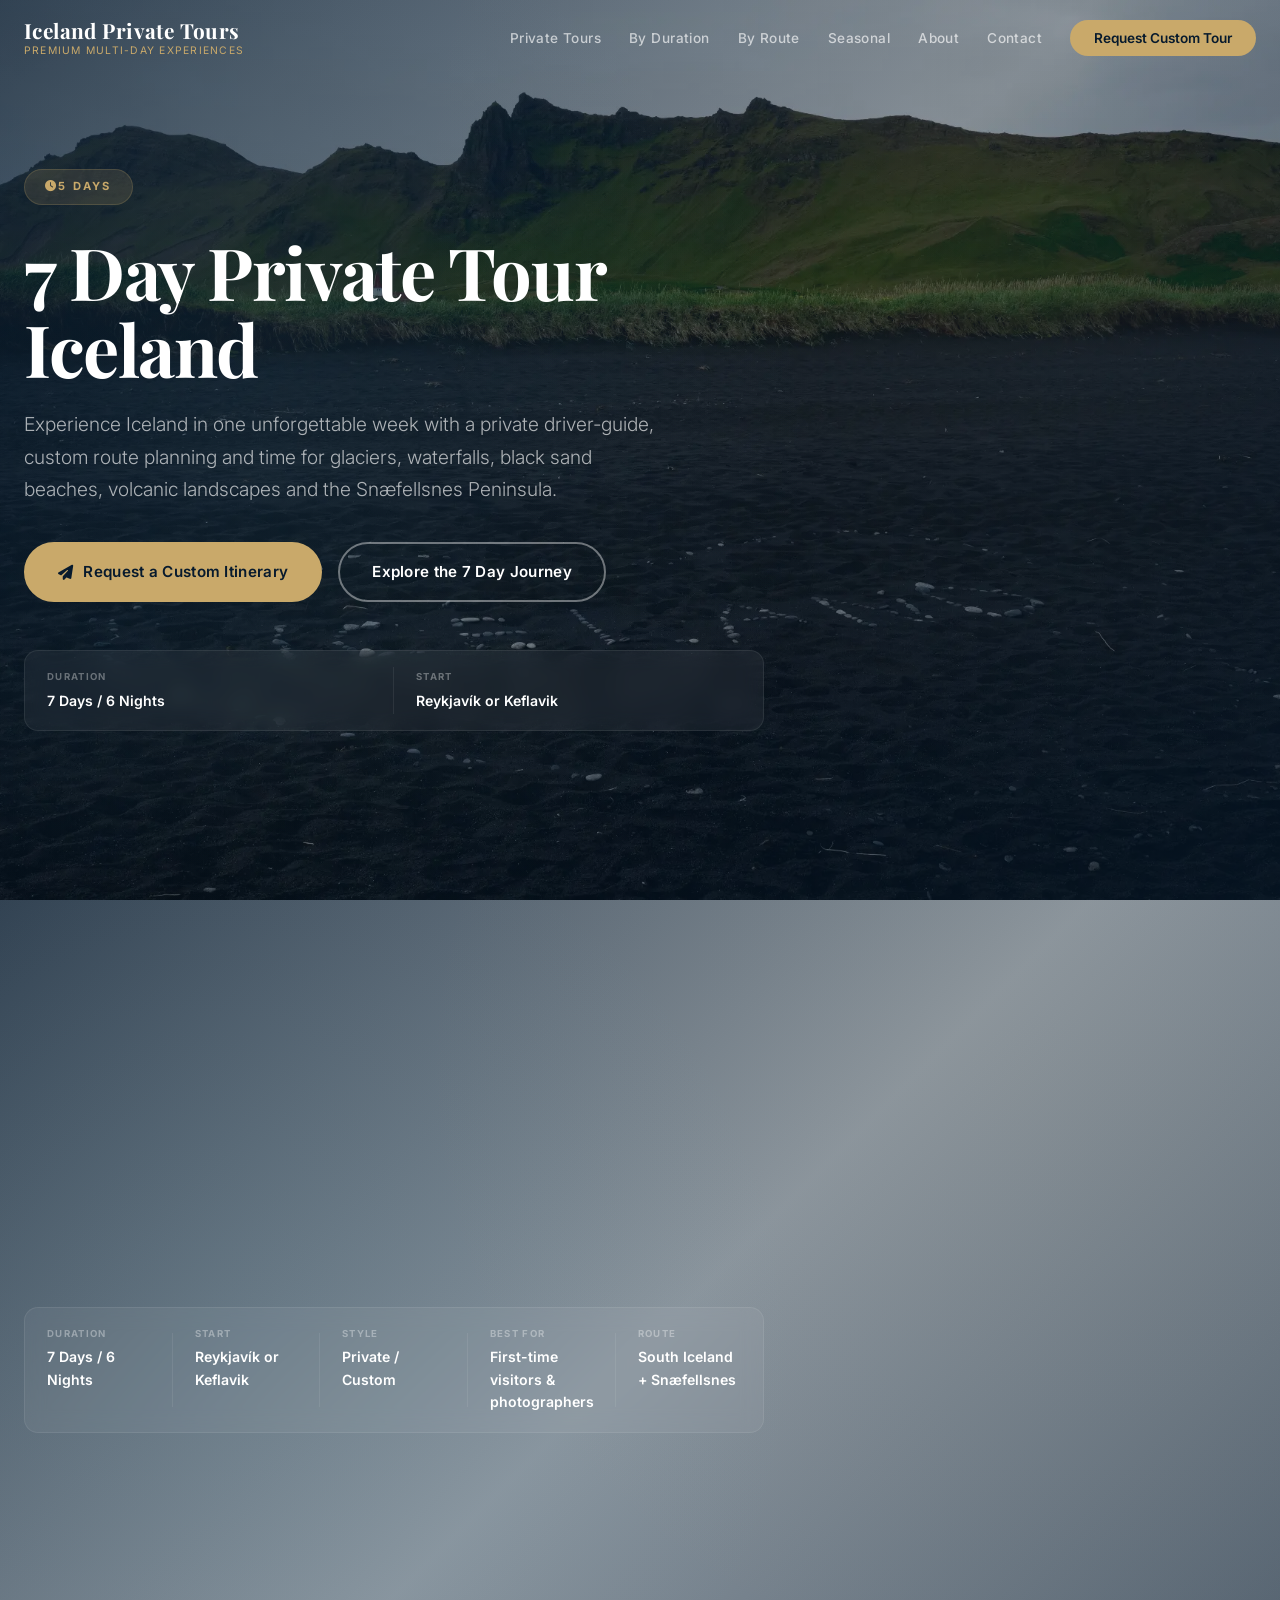
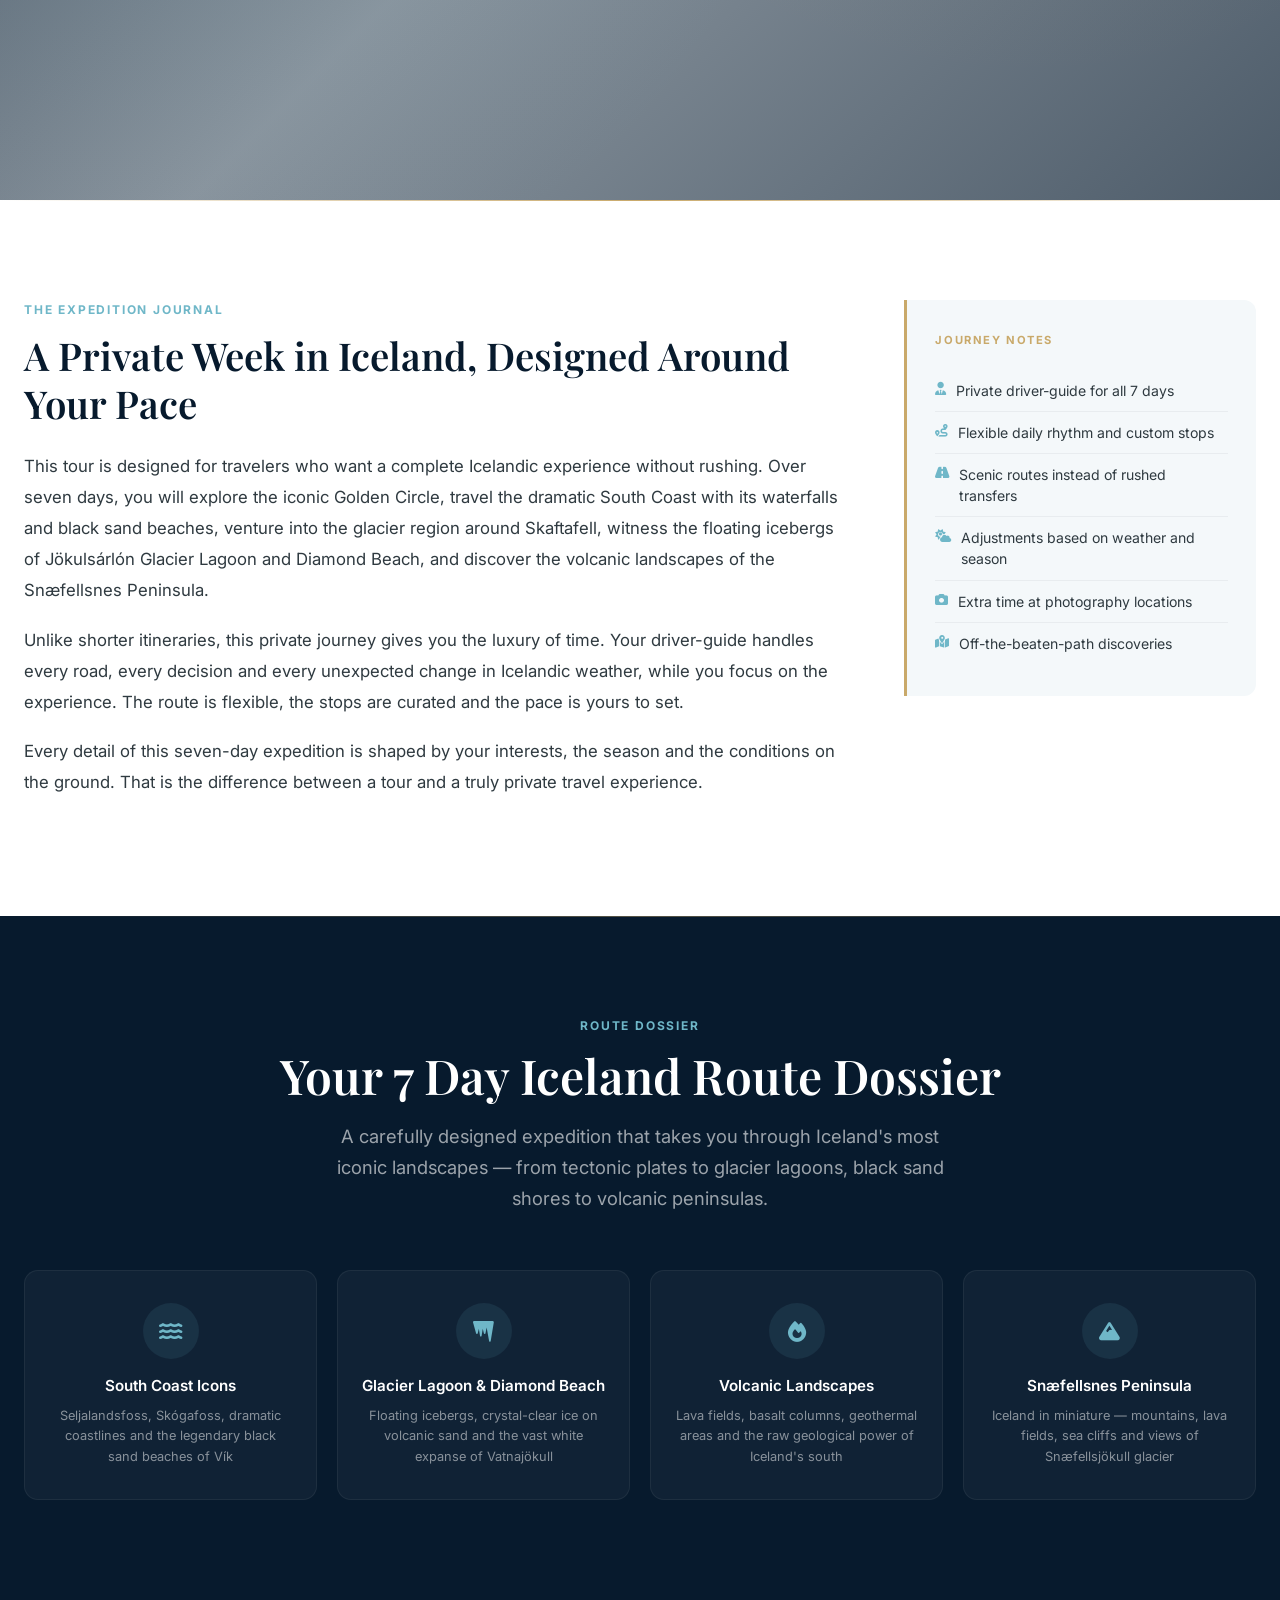
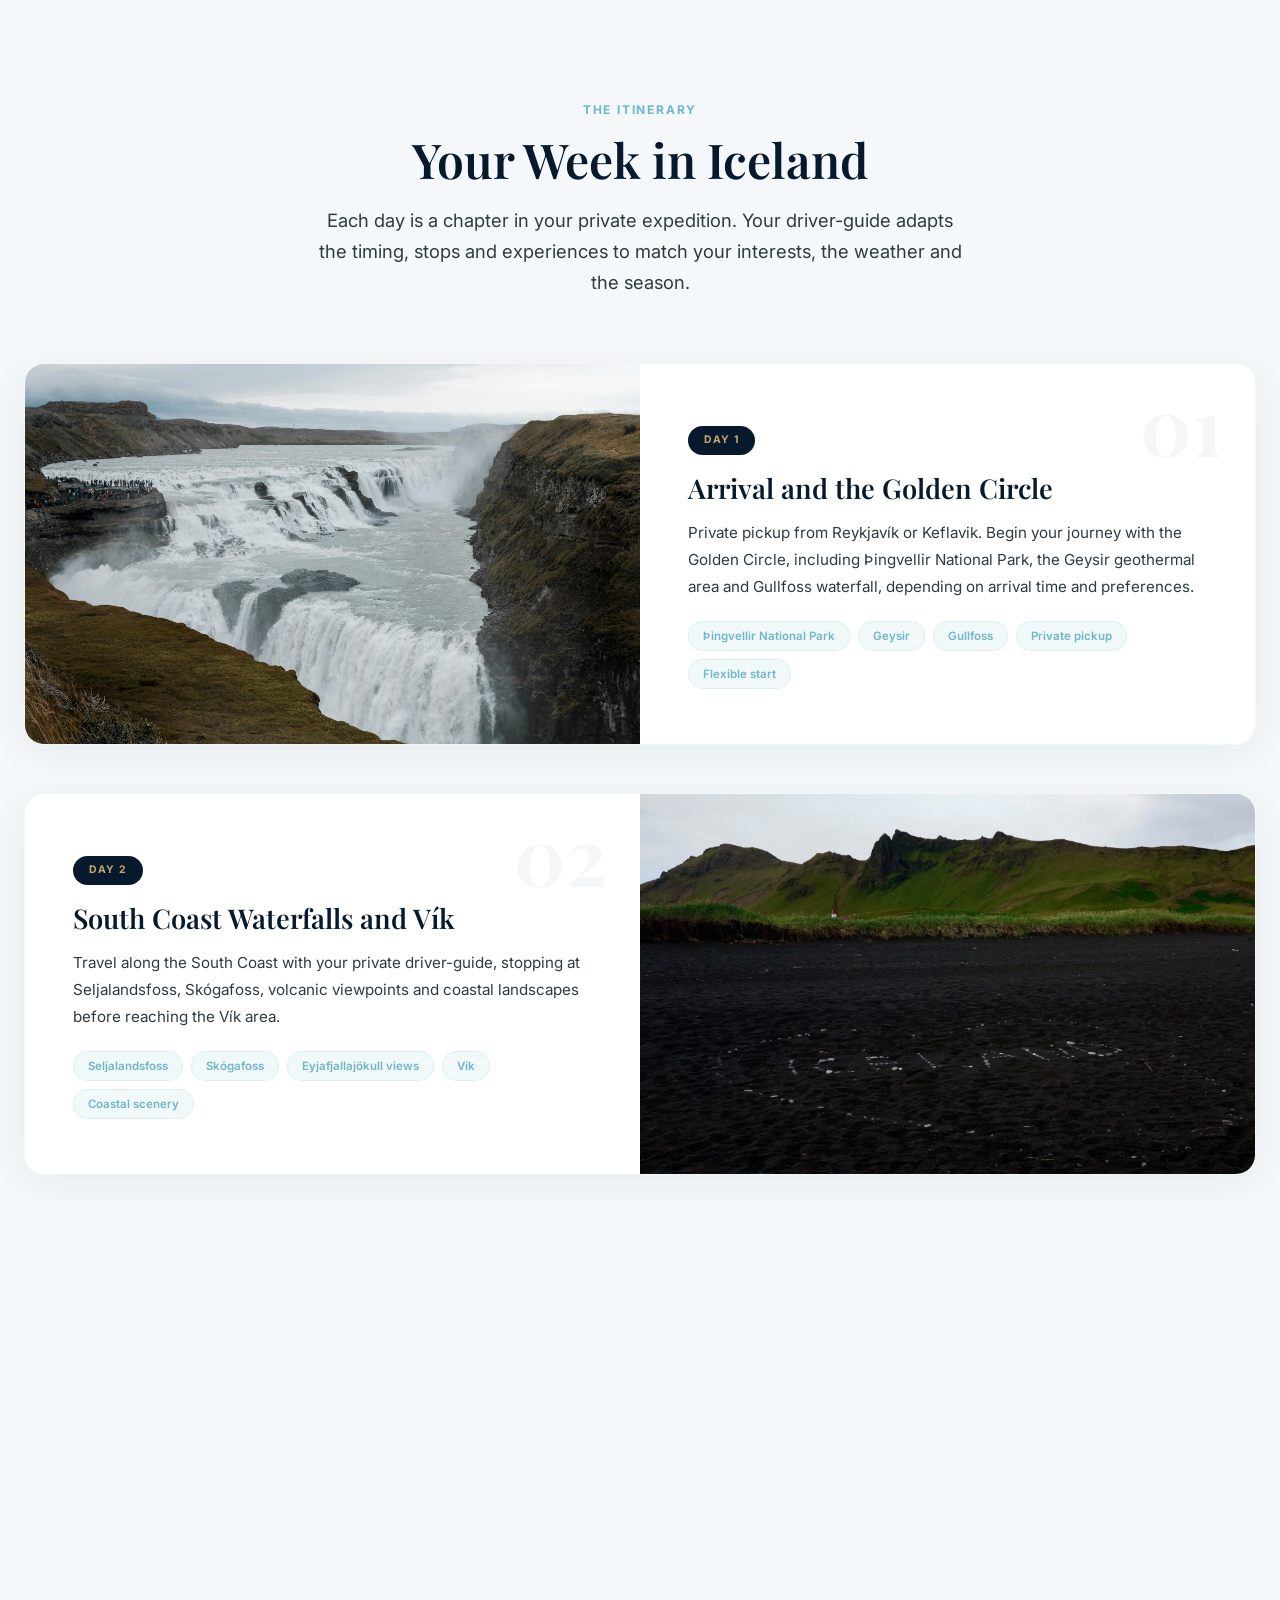
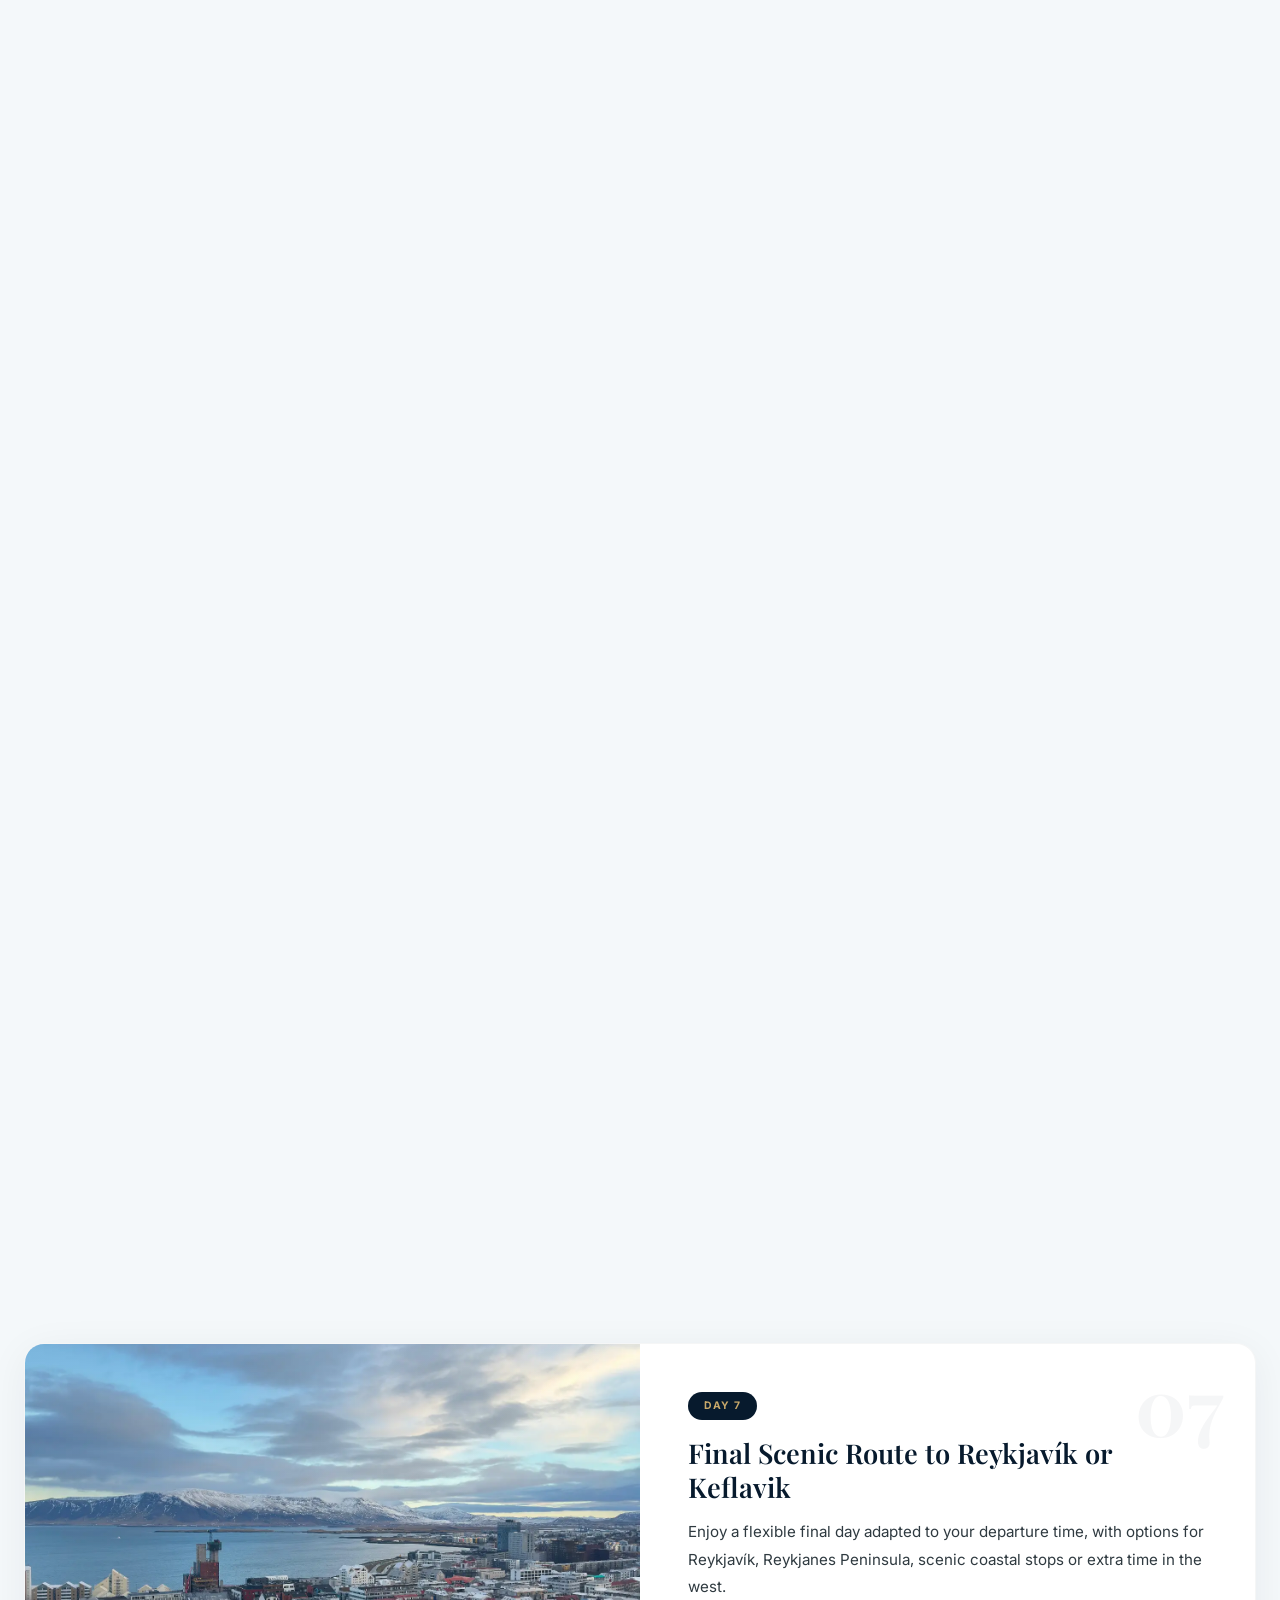
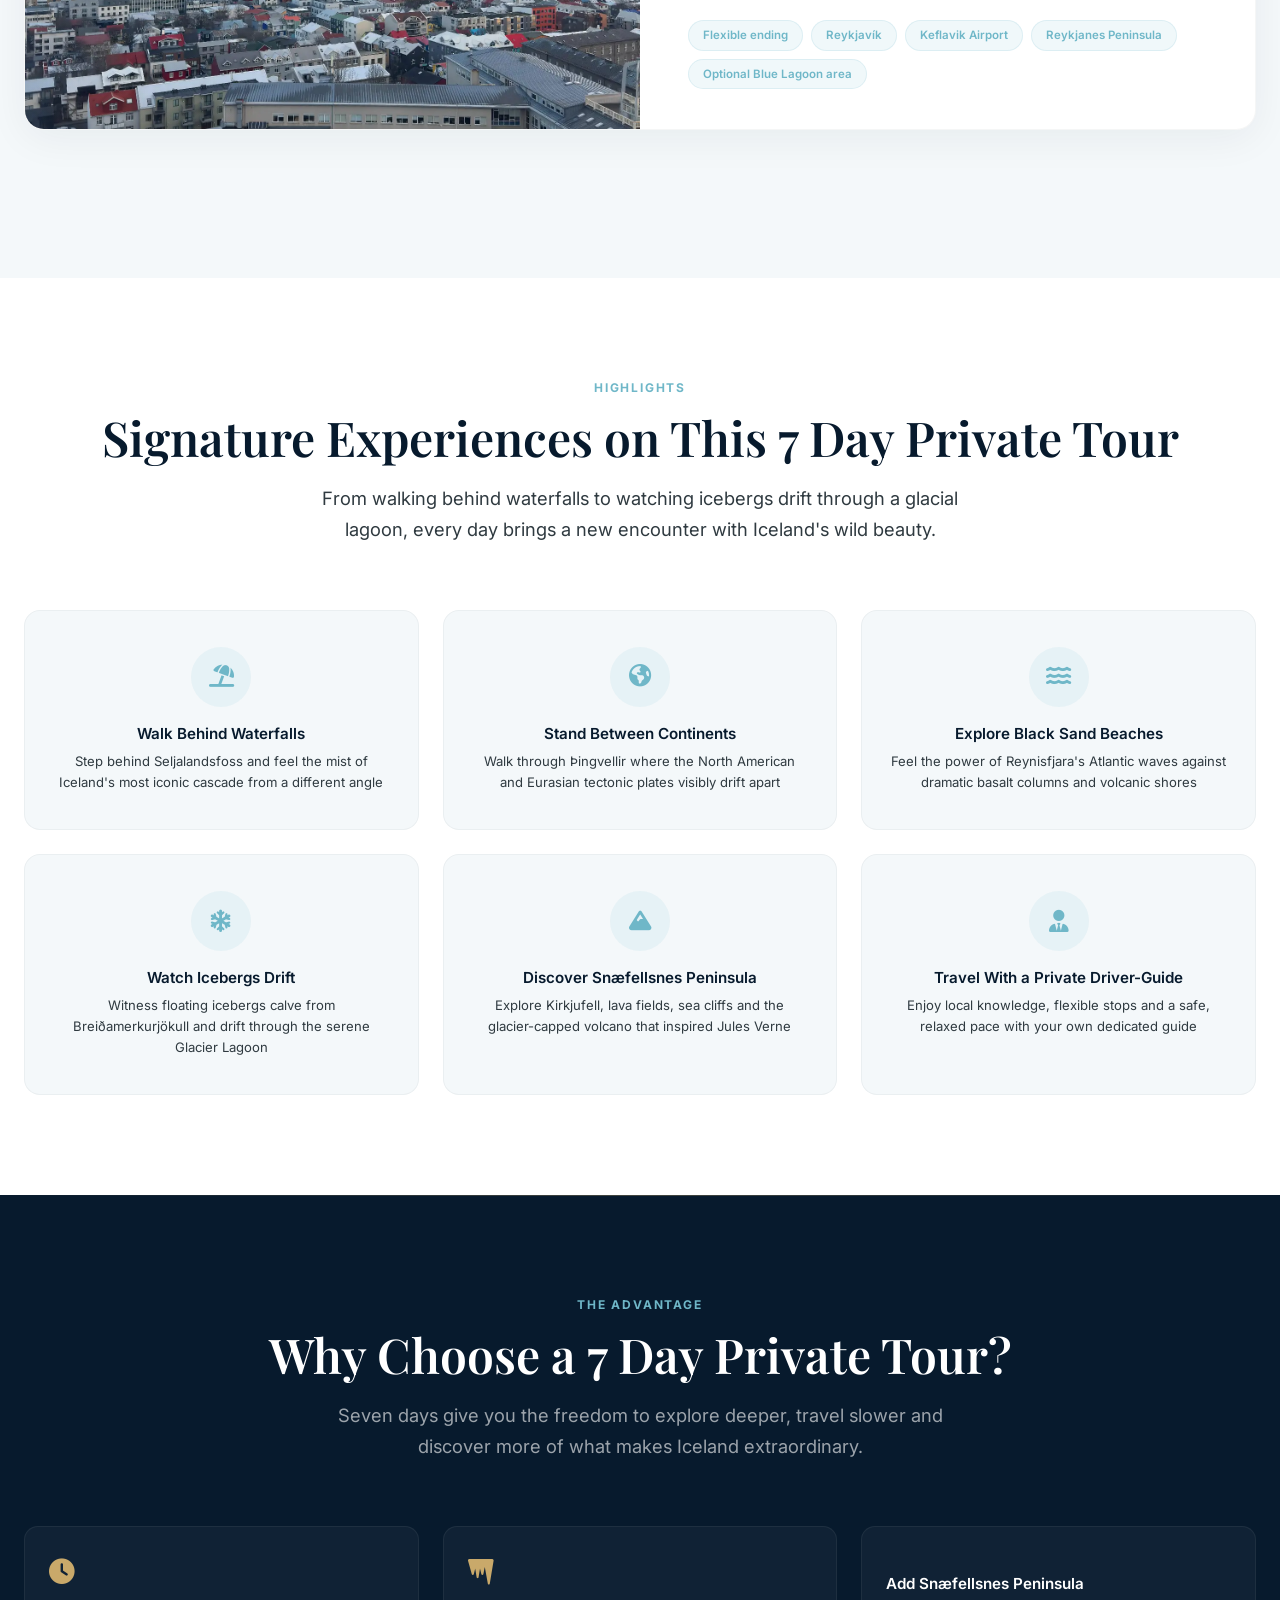
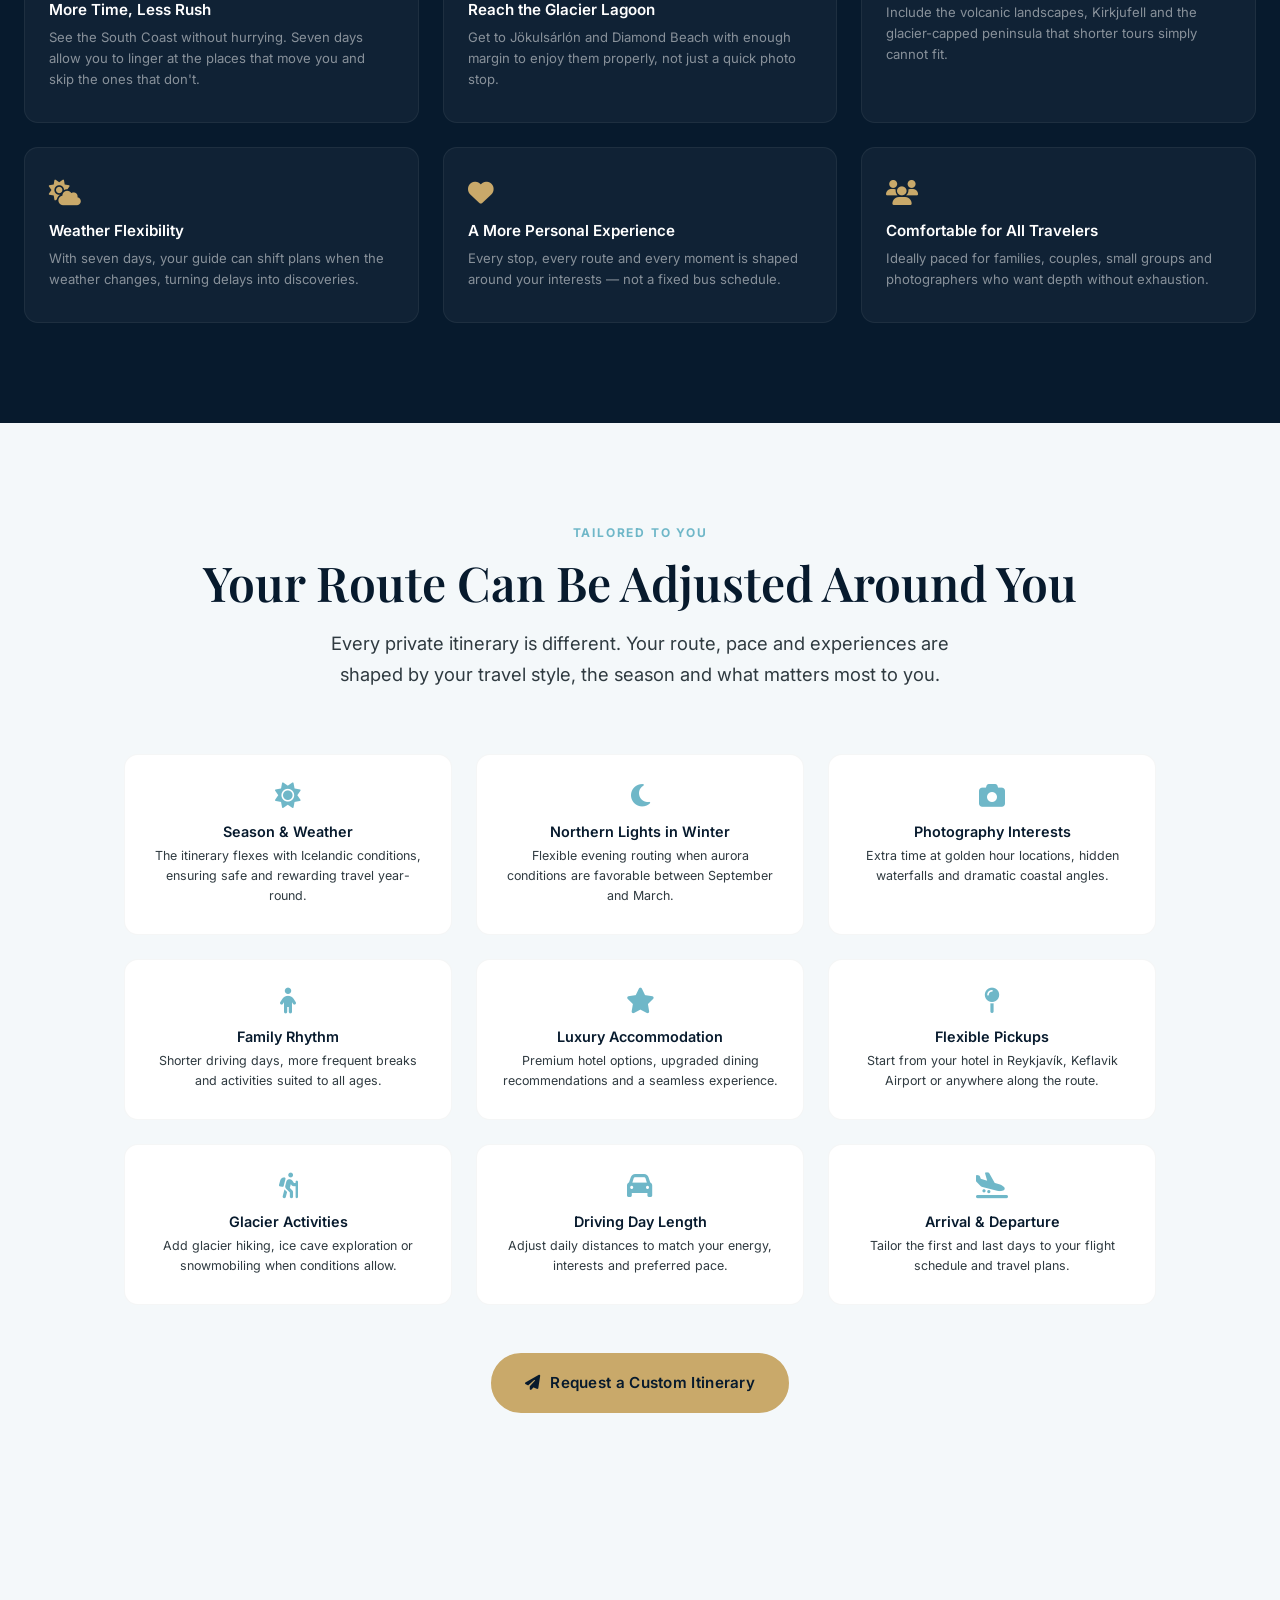
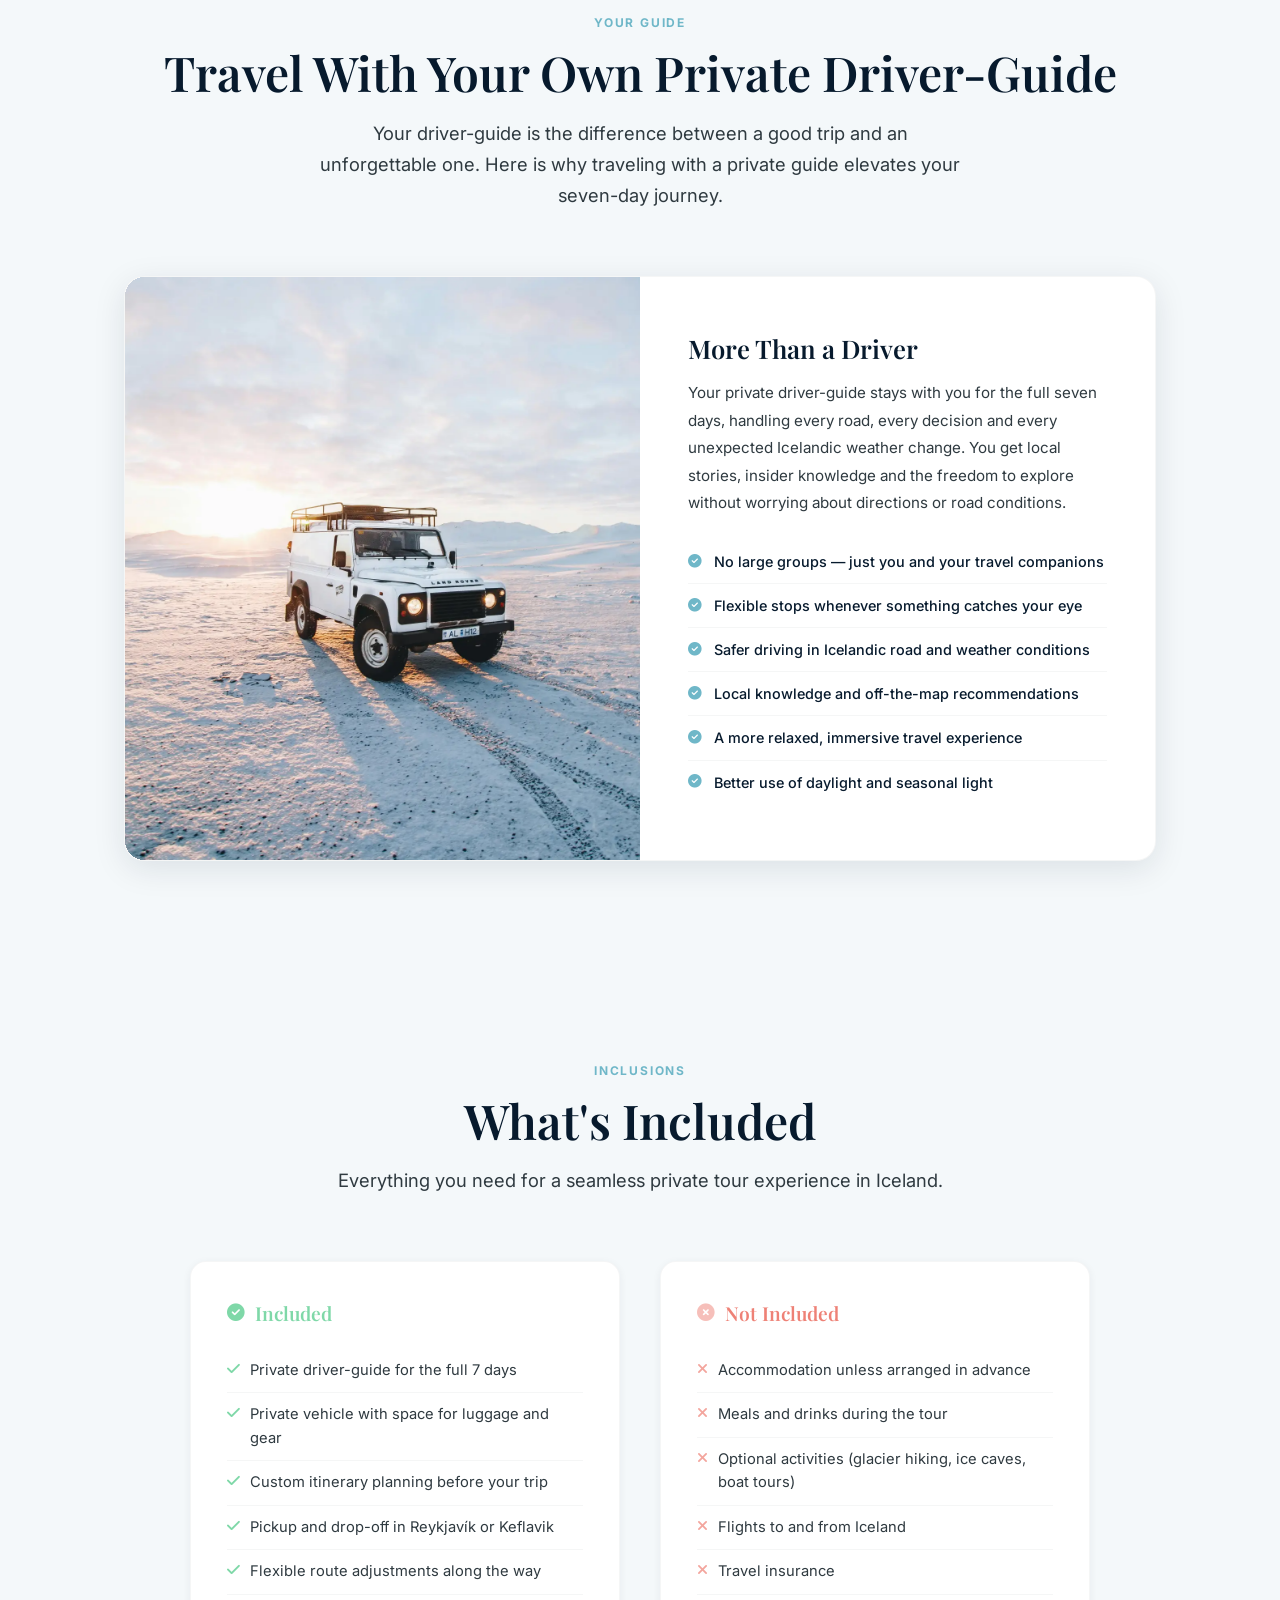
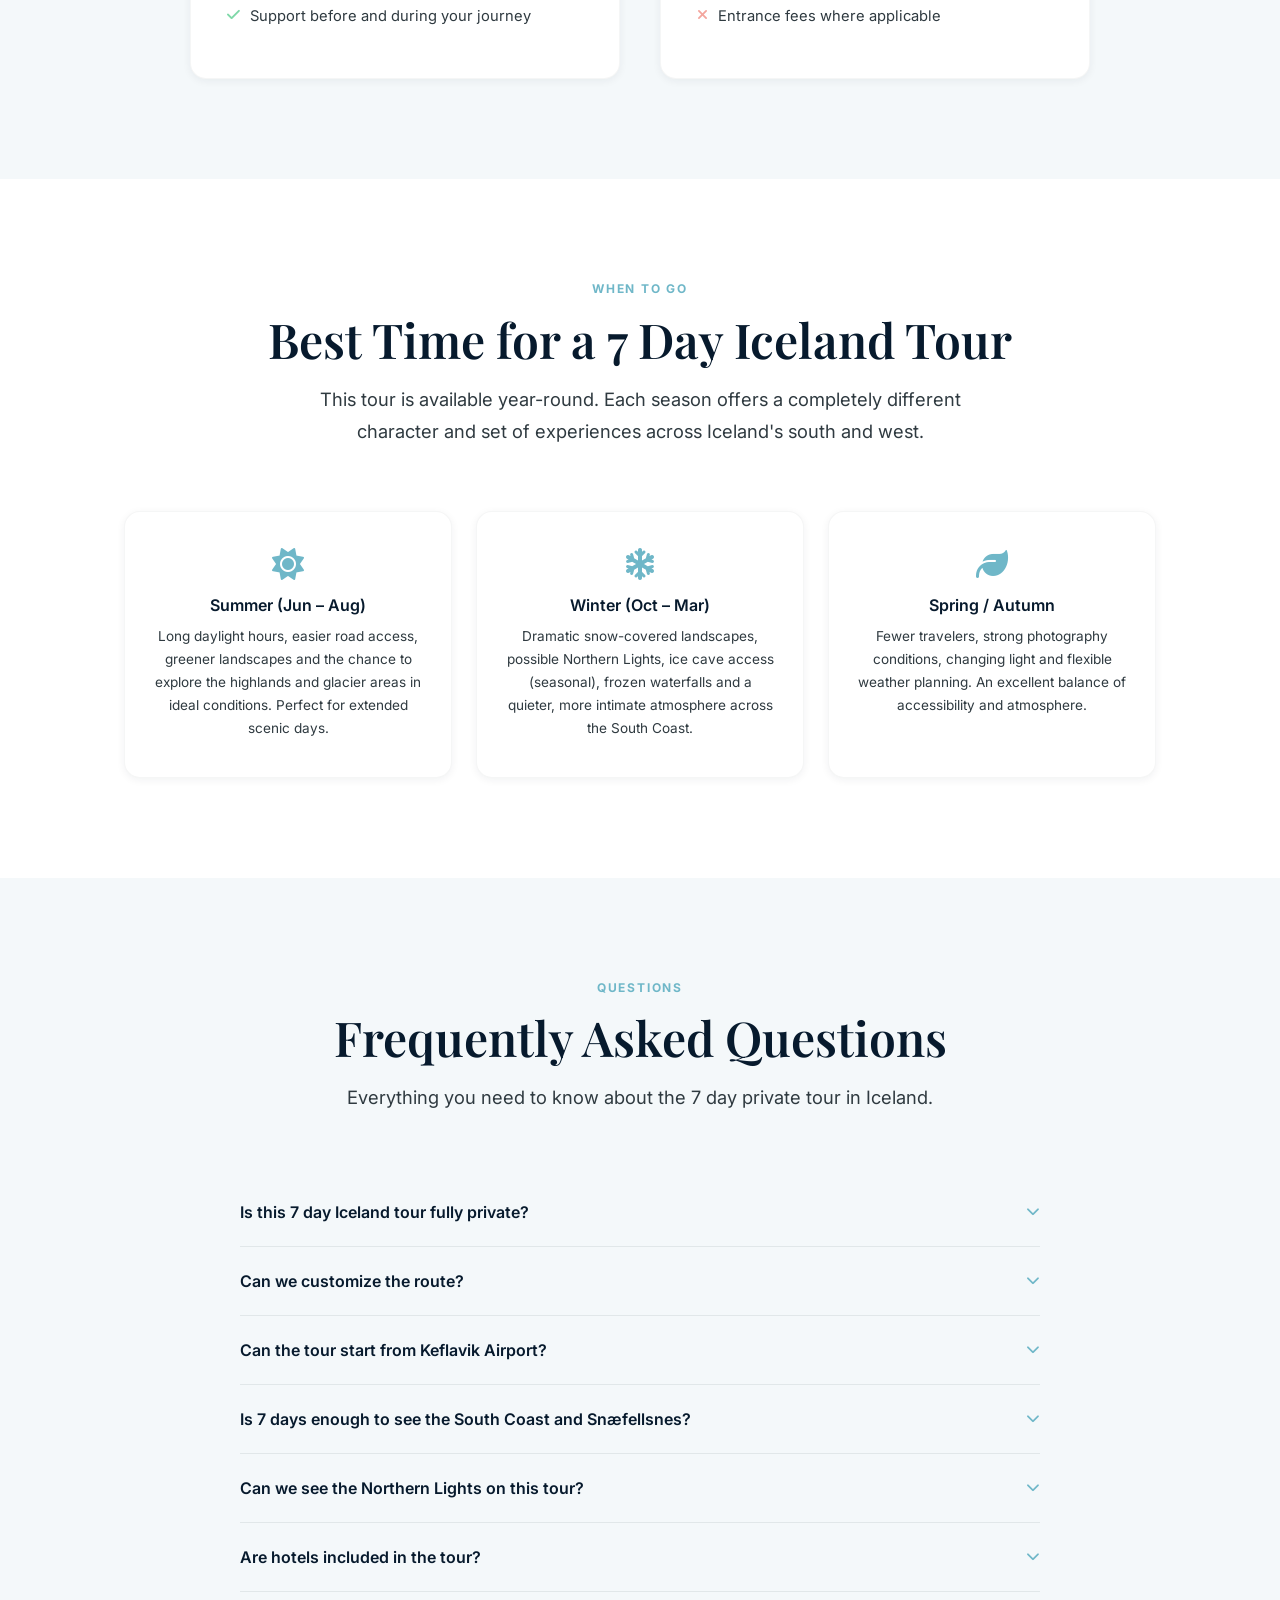
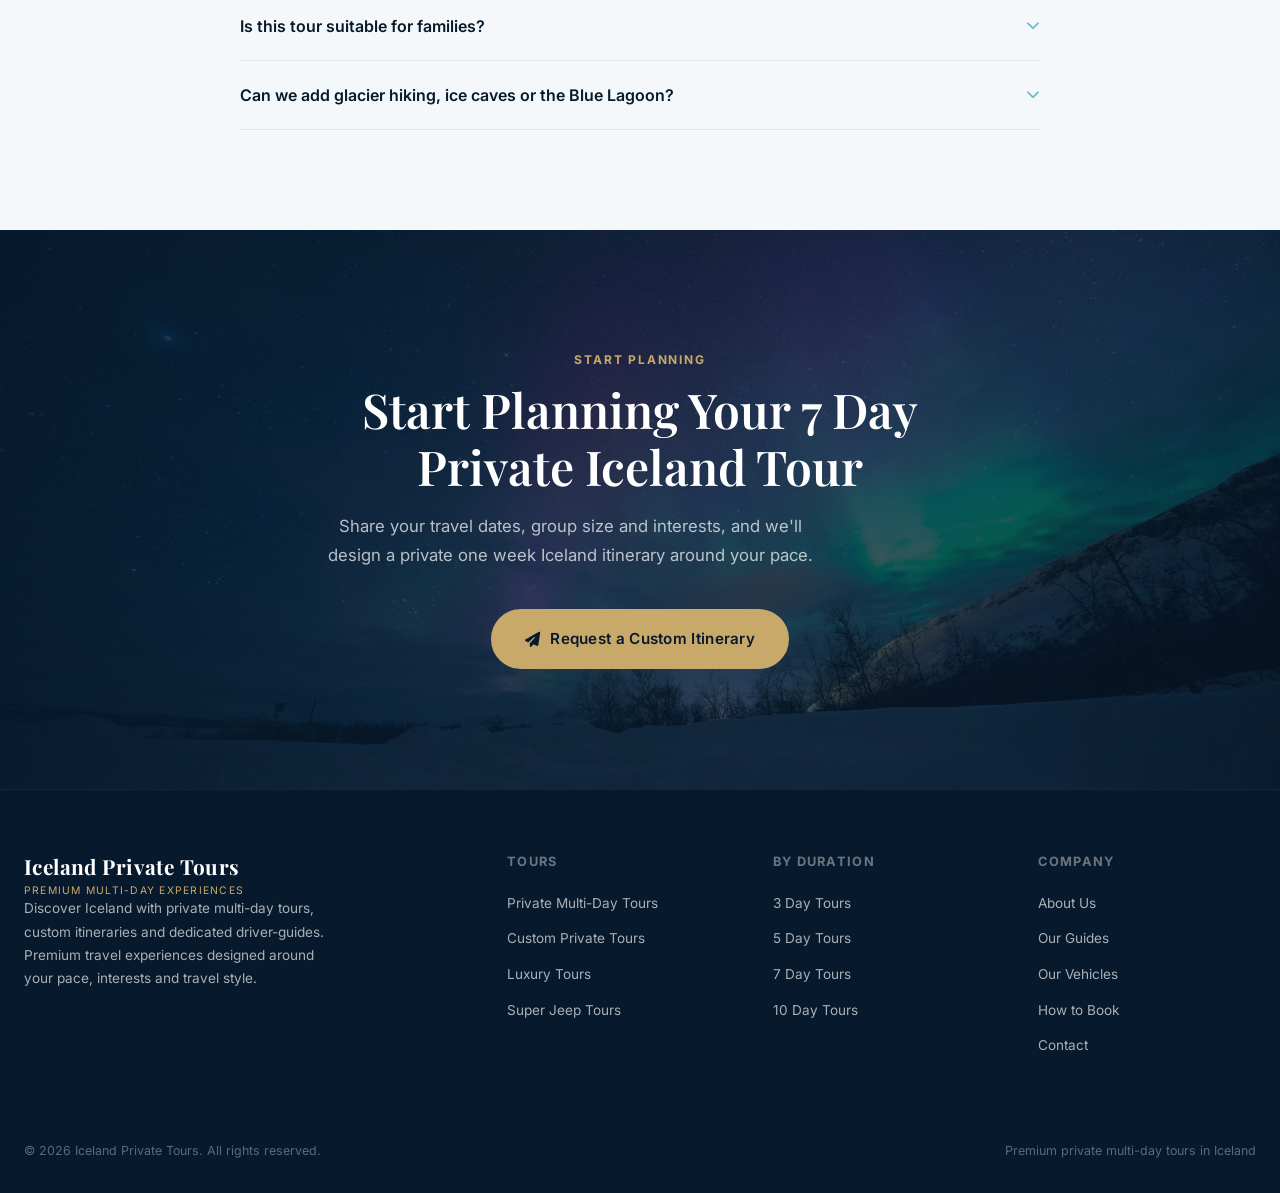
<file: pages/7-day-private-tour-iceland.html>
<!doctype html>
<html lang="en">

<head>
  <meta charset="UTF-8" />
  <meta name="viewport" content="width=device-width, initial-scale=1.0" />
  <title>7 Day Private Tour Iceland | One Week Private Iceland Journey</title>
  <meta name="description"
    content="Discover Iceland on a 7 day private tour with your own driver-guide, exploring the Golden Circle, South Coast, Glacier Lagoon, black sand beaches and the Snæfellsnes Peninsula." />
  <link rel="preconnect" href="https://fonts.googleapis.com" />
  <link rel="preconnect" href="https://fonts.gstatic.com" crossorigin />
  <link
    href="https://fonts.googleapis.com/css2?family=Playfair+Display:ital,wght@0,400;0,500;0,600;0,700;1,400&family=Inter:wght@300;400;500;600;700&display=swap"
    rel="stylesheet" />
  <link rel="stylesheet" href="https://cdnjs.cloudflare.com/ajax/libs/font-awesome/6.5.1/css/all.min.css" />
  <link rel="stylesheet" href="../assets/css/style.css" />
  <link rel="stylesheet" href="../assets/css/style-day7.css">
</head>

<body>
  <!-- ==================== HEADER ==================== -->
  <header class="header" id="header">
    <div class="container">
      <a href="../index.html" class="logo">
        Iceland Private Tours
        <span>Premium Multi-Day Experiences</span>
      </a>
      <nav class="nav">
        <ul class="nav-list" id="navList">
          <li>
            <a href="../index.html#private-tours" class="nav-link">Private Tours</a>
          </li>
          <li>
            <a href="../index.html#duration" class="nav-link">By Duration</a>
          </li>
          <li><a href="../index.html#route" class="nav-link">By Route</a></li>
          <li>
            <a href="../index.html#seasonal" class="nav-link">Seasonal</a>
          </li>
          <li><a href="pages/about.html" class="nav-link">About</a></li>
          <li>
            <a href="../index.html#contact" class="nav-link">Contact</a>
          </li>
          <li>
            <a href="../index.html#contact" class="nav-cta">Request Custom Tour</a>
          </li>
        </ul>
        <button class="menu-toggle" id="menuToggle" aria-label="Menu">
          <i class="fas fa-bars"></i>
        </button>
      </nav>
    </div>
  </header>

  <!-- ==================== PAGE HERO ==================== -->
  <section class="hero">
    <div class="hero-bg">
      <img src="../assets/images/south-coast-private-tour-iceland.webp"
        alt="Iceland's South Coast with dramatic cliffs and ocean, featured on the 7 day private tour" class="hero-bg-img" />
    </div>
    <div class="hero-overlay"></div>
    <div class="hero-pattern"></div>
    <div class="container">
      <div class="hero-content">
        <span class="hero-tag"><i class="fas fa-clock"></i>5 days</span>
        <h1>7 Day Private Tour Iceland</h1>
        <p>
          Experience Iceland in one unforgettable week with a private
          driver-guide, custom route planning and time for glaciers,
          waterfalls, black sand beaches, volcanic landscapes and the
          Snæfellsnes Peninsula.
        </p>
        <div class="hero-actions">
          <a href="#" class="btn btn-primary"><i class="fas fa-paper-plane"></i> Request a Custom Itinerary</a>
          <a href="#itinerary" class="btn btn-secondary">Explore the 7 Day Journey</a>
        </div>
        <div class="hero-stats-row">
          <div class="hero-stat-item">
            <span class="stat-label">Duration</span>
            <span class="stat-value">7 Days / 6 Nights</span>
          </div>
          <div class="hero-stat-item">
            <span class="stat-label">Start</span>
            <span class="stat-value">Reykjavík or Keflavik</span>

          </div>
        </div>
      </div>
    </div>
  </section>

  <!-- ==================== HERO ==================== -->
  <section class="hero">
    <div class="hero-overlay"></div>
    <div class="hero-pattern"></div>
    <div class="container">
      <div class="hero-content">
        <div class="hero-stats-row">
          <div class="hero-stat-item">
            <span class="stat-label">Duration</span>
            <span class="stat-value">7 Days / 6 Nights</span>
          </div>
          <div class="hero-stat-item">
            <span class="stat-label">Start</span>
            <span class="stat-value">Reykjavík or Keflavik</span>
          </div>
          <div class="hero-stat-item">
            <span class="stat-label">Style</span>
            <span class="stat-value">Private / Custom</span>
          </div>
          <div class="hero-stat-item">
            <span class="stat-label">Best for</span>
            <span class="stat-value">First-time visitors &amp; photographers</span>
          </div>
          <div class="hero-stat-item">
            <span class="stat-label">Route</span>
            <span class="stat-value">South Iceland + Snæfellsnes</span>
          </div>
        </div>
      </div>
    </div>
  </section>

  <!-- ==================== EDITORIAL OPENING ==================== -->
  <section class="editorial-section" id="overview">
    <div class="container">
      <div class="editorial-grid">
        <div class="editorial-main">
          <span class="section-label">The Expedition Journal</span>
          <h2 class="section-title">
            A Private Week in Iceland, Designed Around Your Pace
          </h2>
          <p>
            This tour is designed for travelers who want a complete Icelandic
            experience without rushing. Over seven days, you will explore the
            iconic Golden Circle, travel the dramatic South Coast with its
            waterfalls and black sand beaches, venture into the glacier region
            around Skaftafell, witness the floating icebergs of Jökulsárlón
            Glacier Lagoon and Diamond Beach, and discover the volcanic
            landscapes of the Snæfellsnes Peninsula.
          </p>
          <p>
            Unlike shorter itineraries, this private journey gives you the
            luxury of time. Your driver-guide handles every road, every
            decision and every unexpected change in Icelandic weather, while
            you focus on the experience. The route is flexible, the stops are
            curated and the pace is yours to set.
          </p>
          <p>
            Every detail of this seven-day expedition is shaped by your
            interests, the season and the conditions on the ground. That is
            the difference between a tour and a truly private travel
            experience.
          </p>
        </div>
        <aside class="journal-notes">
          <span class="journal-notes-title">Journey Notes</span>
          <ul>
            <li>
              <i class="fas fa-user-tie"></i> Private driver-guide for all 7
              days
            </li>
            <li>
              <i class="fas fa-route"></i> Flexible daily rhythm and custom
              stops
            </li>
            <li>
              <i class="fas fa-road"></i> Scenic routes instead of rushed
              transfers
            </li>
            <li>
              <i class="fas fa-cloud-sun"></i> Adjustments based on weather
              and season
            </li>
            <li>
              <i class="fas fa-camera"></i> Extra time at photography
              locations
            </li>
            <li>
              <i class="fas fa-map-marked-alt"></i> Off-the-beaten-path
              discoveries
            </li>
          </ul>
        </aside>
      </div>
    </div>
  </section>

  <!-- ==================== ROUTE DOSSIER ==================== -->
  <section class="dossier-section" id="route">
    <div class="container">
      <div class="dossier-header">
        <span class="section-label">Route Dossier</span>
        <h2 class="section-title">Your 7 Day Iceland Route Dossier</h2>
        <p class="section-subtitle">
          A carefully designed expedition that takes you through Iceland's
          most iconic landscapes — from tectonic plates to glacier lagoons,
          black sand shores to volcanic peninsulas.
        </p>
      </div>
      <div class="dossier-grid">
        <article class="dossier-card">
          <div class="dossier-icon"><i class="fas fa-water"></i></div>
          <h4>South Coast Icons</h4>
          <p>
            Seljalandsfoss, Skógafoss, dramatic coastlines and the legendary
            black sand beaches of Vík
          </p>
        </article>
        <article class="dossier-card">
          <div class="dossier-icon"><i class="fas fa-icicles"></i></div>
          <h4>Glacier Lagoon &amp; Diamond Beach</h4>
          <p>
            Floating icebergs, crystal-clear ice on volcanic sand and the vast
            white expanse of Vatnajökull
          </p>
        </article>
        <article class="dossier-card">
          <div class="dossier-icon"><i class="fas fa-fire"></i></div>
          <h4>Volcanic Landscapes</h4>
          <p>
            Lava fields, basalt columns, geothermal areas and the raw
            geological power of Iceland's south
          </p>
        </article>
        <article class="dossier-card">
          <div class="dossier-icon"><i class="fas fa-mountain"></i></div>
          <h4>Snæfellsnes Peninsula</h4>
          <p>
            Iceland in miniature — mountains, lava fields, sea cliffs and
            views of Snæfellsjökull glacier
          </p>
        </article>
      </div>
    </div>
  </section>

  <!-- ==================== YOUR WEEK IN ICELAND (Journal Days) ==================== -->
  <section class="journal-section" id="itinerary">
    <div class="container">
      <div class="section-header">
        <span class="section-label">The Itinerary</span>
        <h2 class="section-title">Your Week in Iceland</h2>
        <p class="section-subtitle">
          Each day is a chapter in your private expedition. Your driver-guide
          adapts the timing, stops and experiences to match your interests,
          the weather and the season.
        </p>
      </div>

      <!-- Day 1 -->
      <article class="journal-day">
        <figure class="journal-day-image">
          <img src="../assets/images/3-day-golden-circle-private-tour.webp"
            alt="Golden Circle in Iceland with Þingvellir National Park, Geysir and Gullfoss waterfall" />
        </figure>
        <div class="journal-day-content">
          <span class="journal-day-number">01</span>
          <span class="journal-day-badge">Day 1</span>
          <h3 class="journal-day-title">Arrival and the Golden Circle</h3>
          <p class="journal-day-text">
            Private pickup from Reykjavík or Keflavik. Begin your journey with
            the Golden Circle, including Þingvellir National Park, the Geysir
            geothermal area and Gullfoss waterfall, depending on arrival time
            and preferences.
          </p>
          <div class="journal-day-highlights">
            <span class="journal-day-highlight">Þingvellir National Park</span>
            <span class="journal-day-highlight">Geysir</span>
            <span class="journal-day-highlight">Gullfoss</span>
            <span class="journal-day-highlight">Private pickup</span>
            <span class="journal-day-highlight">Flexible start</span>
          </div>
        </div>
      </article>

      <!-- Day 2 -->
      <article class="journal-day">
        <div class="journal-day-content">
          <span class="journal-day-number">02</span>
          <span class="journal-day-badge">Day 2</span>
          <h3 class="journal-day-title">South Coast Waterfalls and Vík</h3>
          <p class="journal-day-text">
            Travel along the South Coast with your private driver-guide,
            stopping at Seljalandsfoss, Skógafoss, volcanic viewpoints and
            coastal landscapes before reaching the Vík area.
          </p>
          <div class="journal-day-highlights">
            <span class="journal-day-highlight">Seljalandsfoss</span>
            <span class="journal-day-highlight">Skógafoss</span>
            <span class="journal-day-highlight">Eyjafjallajökull views</span>
            <span class="journal-day-highlight">Vík</span>
            <span class="journal-day-highlight">Coastal scenery</span>
          </div>
        </div>
        <figure class="journal-day-image">
          <img src="../assets/images/south-coast-private-tour-iceland.webp"
            alt="Iceland's South Coast near Vík with waterfalls and coastal landscapes" />
        </figure>
      </article>

      <!-- Day 3 -->
      <article class="journal-day">
        <figure class="journal-day-image">
          <img src="../assets/images/4-day-glacier-lagoon-private-tour.webp"
            alt="Glacier region near Skaftafell in southeast Iceland" />
        </figure>
        <div class="journal-day-content">
          <span class="journal-day-number">03</span>
          <span class="journal-day-badge">Day 3</span>
          <h3 class="journal-day-title">
            Black Sand Beach and Glacier Country
          </h3>
          <p class="journal-day-text">
            Explore Reynisfjara Black Sand Beach, basalt columns, lava fields
            and dramatic coastline before continuing toward Skaftafell or the
            glacier region.
          </p>
          <div class="journal-day-highlights">
            <span class="journal-day-highlight">Reynisfjara</span>
            <span class="journal-day-highlight">Basalt columns</span>
            <span class="journal-day-highlight">Dyrhólaey</span>
            <span class="journal-day-highlight">Lava fields</span>
            <span class="journal-day-highlight">Glacier views</span>
          </div>
        </div>
      </article>

      <!-- Day 4 -->
      <article class="journal-day">
        <div class="journal-day-content">
          <span class="journal-day-number">04</span>
          <span class="journal-day-badge">Day 4</span>
          <h3 class="journal-day-title">Glacier Lagoon and Diamond Beach</h3>
          <p class="journal-day-text">
            Spend time around Jökulsárlón Glacier Lagoon and Diamond Beach,
            with floating icebergs, black sand, glacier views and the
            cinematic landscapes of southeast Iceland.
          </p>
          <div class="journal-day-highlights">
            <span class="journal-day-highlight">Jökulsárlón Glacier Lagoon</span>
            <span class="journal-day-highlight">Diamond Beach</span>
            <span class="journal-day-highlight">Vatnajökull</span>
            <span class="journal-day-highlight">Southeast Iceland</span>
            <span class="journal-day-highlight">Photography stops</span>
          </div>
        </div>
        <figure class="journal-day-image">
          <img src="../assets/images/winter-private-tour-iceland.webp"
            alt="Floating icebergs at Jökulsárlón Glacier Lagoon and Diamond Beach" />
        </figure>
      </article>

      <!-- Day 5 -->
      <article class="journal-day">
        <figure class="journal-day-image">
          <img src="../assets/images/5-day-south-coast-private-tour.webp"
            alt="Scenic South Coast of Iceland with hidden viewpoints and waterfalls" />
        </figure>
        <div class="journal-day-content">
          <span class="journal-day-number">05</span>
          <span class="journal-day-badge">Day 5</span>
          <h3 class="journal-day-title">
            Scenic Return Through the South Coast
          </h3>
          <p class="journal-day-text">
            Return west through the South Coast at a relaxed pace, using the
            private format to stop at hidden viewpoints, waterfalls, canyons
            or seasonal locations depending on conditions.
          </p>
          <div class="journal-day-highlights">
            <span class="journal-day-highlight">Hidden stops</span>
            <span class="journal-day-highlight">Waterfalls</span>
            <span class="journal-day-highlight">Canyons</span>
            <span class="journal-day-highlight">Flexible photography</span>
            <span class="journal-day-highlight">Volcanic landscapes</span>
          </div>
        </div>
      </article>

      <!-- Day 6 -->
      <article class="journal-day">
        <div class="journal-day-content">
          <span class="journal-day-number">06</span>
          <span class="journal-day-badge">Day 6</span>
          <h3 class="journal-day-title">Snæfellsnes Peninsula</h3>
          <p class="journal-day-text">
            Explore the Snæfellsnes Peninsula, often called Iceland in
            miniature, with mountains, lava fields, black churches, sea
            cliffs, fishing villages and views of Snæfellsjökull glacier.
          </p>
          <div class="journal-day-highlights">
            <span class="journal-day-highlight">Kirkjufell</span>
            <span class="journal-day-highlight">Arnarstapi</span>
            <span class="journal-day-highlight">Búðakirkja</span>
            <span class="journal-day-highlight">Lava fields</span>
            <span class="journal-day-highlight">Snæfellsjökull views</span>
          </div>
        </div>
        <figure class="journal-day-image">
          <img src="../assets/images/7-day-snaefellsnes-private-tour.webp"
            alt="Snæfellsnes Peninsula with Kirkjufell mountain and lava fields" />
        </figure>
      </article>

      <!-- Day 7 -->
      <article class="journal-day">
        <figure class="journal-day-image">
          <img src="../assets/images/private-tours-from-keflavik-airport.webp"
            alt="Scenic route near Keflavik Airport and the Reykjanes Peninsula" />
        </figure>
        <div class="journal-day-content">
          <span class="journal-day-number">07</span>
          <span class="journal-day-badge">Day 7</span>
          <h3 class="journal-day-title">
            Final Scenic Route to Reykjavík or Keflavik
          </h3>
          <p class="journal-day-text">
            Enjoy a flexible final day adapted to your departure time, with
            options for Reykjavík, Reykjanes Peninsula, scenic coastal stops
            or extra time in the west.
          </p>
          <div class="journal-day-highlights">
            <span class="journal-day-highlight">Flexible ending</span>
            <span class="journal-day-highlight">Reykjavík</span>
            <span class="journal-day-highlight">Keflavik Airport</span>
            <span class="journal-day-highlight">Reykjanes Peninsula</span>
            <span class="journal-day-highlight">Optional Blue Lagoon area</span>
          </div>
        </div>
      </article>
    </div>
  </section>

  <!-- ==================== SIGNATURE EXPERIENCES ==================== -->
  <section class="experiences-section" id="experiences">
    <div class="container">
      <div class="section-header">
        <span class="section-label">Highlights</span>
        <h2 class="section-title">
          Signature Experiences on This 7 Day Private Tour
        </h2>
        <p class="section-subtitle">
          From walking behind waterfalls to watching icebergs drift through a
          glacial lagoon, every day brings a new encounter with Iceland's wild
          beauty.
        </p>
      </div>
      <div class="experiences-grid">
        <article class="experience-card">
          <div class="experience-icon">
            <i class="fas fa-umbrella-beach"></i>
          </div>
          <h4>Walk Behind Waterfalls</h4>
          <p>
            Step behind Seljalandsfoss and feel the mist of Iceland's most
            iconic cascade from a different angle
          </p>
        </article>
        <article class="experience-card">
          <div class="experience-icon">
            <i class="fas fa-globe-americas"></i>
          </div>
          <h4>Stand Between Continents</h4>
          <p>
            Walk through Þingvellir where the North American and Eurasian
            tectonic plates visibly drift apart
          </p>
        </article>
        <article class="experience-card">
          <div class="experience-icon"><i class="fas fa-water"></i></div>
          <h4>Explore Black Sand Beaches</h4>
          <p>
            Feel the power of Reynisfjara's Atlantic waves against dramatic
            basalt columns and volcanic shores
          </p>
        </article>
        <article class="experience-card">
          <div class="experience-icon"><i class="fas fa-snowflake"></i></div>
          <h4>Watch Icebergs Drift</h4>
          <p>
            Witness floating icebergs calve from Breiðamerkurjökull and drift
            through the serene Glacier Lagoon
          </p>
        </article>
        <article class="experience-card">
          <div class="experience-icon"><i class="fas fa-mountain"></i></div>
          <h4>Discover Snæfellsnes Peninsula</h4>
          <p>
            Explore Kirkjufell, lava fields, sea cliffs and the glacier-capped
            volcano that inspired Jules Verne
          </p>
        </article>
        <article class="experience-card">
          <div class="experience-icon"><i class="fas fa-user-tie"></i></div>
          <h4>Travel With a Private Driver-Guide</h4>
          <p>
            Enjoy local knowledge, flexible stops and a safe, relaxed pace
            with your own dedicated guide
          </p>
        </article>
      </div>
    </div>
  </section>

  <!-- ==================== WHY 7 DAYS ==================== -->
  <section class="why-7-section">
    <div class="container">
      <div class="section-header">
        <span class="section-label text-glacier">The Advantage</span>
        <h2 class="section-title text-white">
          Why Choose a 7 Day Private Tour?
        </h2>
        <p class="section-subtitle text-white-60">
          Seven days give you the freedom to explore deeper, travel slower and
          discover more of what makes Iceland extraordinary.
        </p>
      </div>
      <div class="why-7-grid">
        <article class="why-7-card">
          <i class="fas fa-clock"></i>
          <h4>More Time, Less Rush</h4>
          <p>
            See the South Coast without hurrying. Seven days allow you to
            linger at the places that move you and skip the ones that don't.
          </p>
        </article>
        <article class="why-7-card">
          <i class="fas fa-icicles"></i>
          <h4>Reach the Glacier Lagoon</h4>
          <p>
            Get to Jökulsárlón and Diamond Beach with enough margin to enjoy
            them properly, not just a quick photo stop.
          </p>
        </article>
        <article class="why-7-card">
          <i class="fas fa-island-tropical"></i>
          <h4>Add Snæfellsnes Peninsula</h4>
          <p>
            Include the volcanic landscapes, Kirkjufell and the glacier-capped
            peninsula that shorter tours simply cannot fit.
          </p>
        </article>
        <article class="why-7-card">
          <i class="fas fa-cloud-sun"></i>
          <h4>Weather Flexibility</h4>
          <p>
            With seven days, your guide can shift plans when the weather
            changes, turning delays into discoveries.
          </p>
        </article>
        <article class="why-7-card">
          <i class="fas fa-heart"></i>
          <h4>A More Personal Experience</h4>
          <p>
            Every stop, every route and every moment is shaped around your
            interests — not a fixed bus schedule.
          </p>
        </article>
        <article class="why-7-card">
          <i class="fas fa-users"></i>
          <h4>Comfortable for All Travelers</h4>
          <p>
            Ideally paced for families, couples, small groups and
            photographers who want depth without exhaustion.
          </p>
        </article>
      </div>
    </div>
  </section>

  <!-- ==================== CUSTOM SECTION ==================== -->
  <section class="custom-7-section section" id="custom">
    <div class="container">
      <div class="section-header">
        <span class="section-label">Tailored to You</span>
        <h2 class="section-title">Your Route Can Be Adjusted Around You</h2>
        <p class="section-subtitle">
          Every private itinerary is different. Your route, pace and
          experiences are shaped by your travel style, the season and what
          matters most to you.
        </p>
      </div>
      <div class="custom-7-grid">
        <article class="custom-7-option">
          <i class="fas fa-sun"></i>
          <h4>Season &amp; Weather</h4>
          <p>
            The itinerary flexes with Icelandic conditions, ensuring safe and
            rewarding travel year-round.
          </p>
        </article>
        <article class="custom-7-option">
          <i class="fas fa-moon"></i>
          <h4>Northern Lights in Winter</h4>
          <p>
            Flexible evening routing when aurora conditions are favorable
            between September and March.
          </p>
        </article>
        <article class="custom-7-option">
          <i class="fas fa-camera"></i>
          <h4>Photography Interests</h4>
          <p>
            Extra time at golden hour locations, hidden waterfalls and
            dramatic coastal angles.
          </p>
        </article>
        <article class="custom-7-option">
          <i class="fas fa-child"></i>
          <h4>Family Rhythm</h4>
          <p>
            Shorter driving days, more frequent breaks and activities suited
            to all ages.
          </p>
        </article>
        <article class="custom-7-option">
          <i class="fas fa-star"></i>
          <h4>Luxury Accommodation</h4>
          <p>
            Premium hotel options, upgraded dining recommendations and a
            seamless experience.
          </p>
        </article>
        <article class="custom-7-option">
          <i class="fas fa-map-pin"></i>
          <h4>Flexible Pickups</h4>
          <p>
            Start from your hotel in Reykjavík, Keflavik Airport or anywhere
            along the route.
          </p>
        </article>
        <article class="custom-7-option">
          <i class="fas fa-hiking"></i>
          <h4>Glacier Activities</h4>
          <p>
            Add glacier hiking, ice cave exploration or snowmobiling when
            conditions allow.
          </p>
        </article>
        <article class="custom-7-option">
          <i class="fas fa-car"></i>
          <h4>Driving Day Length</h4>
          <p>
            Adjust daily distances to match your energy, interests and
            preferred pace.
          </p>
        </article>
        <article class="custom-7-option">
          <i class="fas fa-plane-arrival"></i>
          <h4>Arrival &amp; Departure</h4>
          <p>
            Tailor the first and last days to your flight schedule and travel
            plans.
          </p>
        </article>
      </div>
      <div class="custom-7-cta">
        <a href="#contact" class="btn btn-primary btn-gold"><i
            class="fas fa-paper-plane"></i> Request a Custom Itinerary</a>
      </div>
    </div>
  </section>

  <!-- ==================== DRIVER-GUIDE ==================== -->
  <section class="section section-bg-ice">
    <div class="container">
      <div class="section-header">
        <span class="section-label">Your Guide</span>
        <h2 class="section-title">
          Travel With Your Own Private Driver-Guide
        </h2>
        <p class="section-subtitle">
          Your driver-guide is the difference between a good trip and an
          unforgettable one. Here is why traveling with a private guide
          elevates your seven-day journey.
        </p>
      </div>
      <div class="driver-7-premium">
        <div class="driver-7-grid">
          <figure class="driver-7-image">
            <img src="../assets/images/private-driver-guide-iceland.webp"
              alt="Private driver-guide traveling with guests through Iceland" />
          </figure>
          <div class="driver-7-content">
            <h3>More Than a Driver</h3>
            <p>
              Your private driver-guide stays with you for the full seven
              days, handling every road, every decision and every unexpected
              Icelandic weather change. You get local stories, insider
              knowledge and the freedom to explore without worrying about
              directions or road conditions.
            </p>
            <ul class="driver-7-list">
              <li>
                <i class="fas fa-check-circle"></i> No large groups — just you
                and your travel companions
              </li>
              <li>
                <i class="fas fa-check-circle"></i> Flexible stops whenever
                something catches your eye
              </li>
              <li>
                <i class="fas fa-check-circle"></i> Safer driving in Icelandic
                road and weather conditions
              </li>
              <li>
                <i class="fas fa-check-circle"></i> Local knowledge and
                off-the-map recommendations
              </li>
              <li>
                <i class="fas fa-check-circle"></i> A more relaxed, immersive
                travel experience
              </li>
              <li>
                <i class="fas fa-check-circle"></i> Better use of daylight and
                seasonal light
              </li>
            </ul>
          </div>
        </div>
      </div>
    </div>
  </section>

  <!-- ==================== INCLUDED / NOT INCLUDED ==================== -->
  <section class="included-7-section section">
    <div class="container">
      <div class="section-header">
        <span class="section-label">Inclusions</span>
        <h2 class="section-title">What's Included</h2>
        <p class="section-subtitle">
          Everything you need for a seamless private tour experience in
          Iceland.
        </p>
      </div>
      <div class="included-7-grid">
        <div class="included-7-col">
          <h3 class="text-aurora">
            <i class="fas fa-check-circle text-aurora"></i>
            Included
          </h3>
          <ul>
            <li>
              <i class="fas fa-check"></i> Private driver-guide for the full 7
              days
            </li>
            <li>
              <i class="fas fa-check"></i> Private vehicle with space for
              luggage and gear
            </li>
            <li>
              <i class="fas fa-check"></i> Custom itinerary planning before
              your trip
            </li>
            <li>
              <i class="fas fa-check"></i> Pickup and drop-off in Reykjavík or
              Keflavik
            </li>
            <li>
              <i class="fas fa-check"></i> Flexible route adjustments along
              the way
            </li>
            <li>
              <i class="fas fa-check"></i> Support before and during your
              journey
            </li>
          </ul>
        </div>
        <div class="included-7-col">
          <h3 class="text-danger">
            <i class="fas fa-times-circle icon-danger"></i>
            Not Included
          </h3>
          <ul>
            <li>
              <i class="fas fa-times"></i> Accommodation unless arranged in
              advance
            </li>
            <li>
              <i class="fas fa-times"></i> Meals and drinks during the tour
            </li>
            <li>
              <i class="fas fa-times"></i> Optional activities (glacier
              hiking, ice caves, boat tours)
            </li>
            <li><i class="fas fa-times"></i> Flights to and from Iceland</li>
            <li><i class="fas fa-times"></i> Travel insurance</li>
            <li>
              <i class="fas fa-times"></i> Entrance fees where applicable
            </li>
          </ul>
        </div>
      </div>
    </div>
  </section>

  <!-- ==================== BEST TIME ==================== -->
  <section class="section section-bg-white">
    <div class="container">
      <div class="section-header">
        <span class="section-label">When to Go</span>
        <h2 class="section-title">Best Time for a 7 Day Iceland Tour</h2>
        <p class="section-subtitle">
          This tour is available year-round. Each season offers a completely
          different character and set of experiences across Iceland's south
          and west.
        </p>
      </div>
      <div class="best-time-7-grid">
        <article class="season-7-card">
          <i class="fas fa-sun icon-sun"></i>
          <h4>Summer (Jun – Aug)</h4>
          <p>
            Long daylight hours, easier road access, greener landscapes and
            the chance to explore the highlands and glacier areas in ideal
            conditions. Perfect for extended scenic days.
          </p>
        </article>
        <article class="season-7-card">
          <i class="fas fa-snowflake text-glacier"></i>
          <h4>Winter (Oct – Mar)</h4>
          <p>
            Dramatic snow-covered landscapes, possible Northern Lights, ice
            cave access (seasonal), frozen waterfalls and a quieter, more
            intimate atmosphere across the South Coast.
          </p>
        </article>
        <article class="season-7-card">
          <i class="fas fa-leaf text-aurora"></i>
          <h4>Spring / Autumn</h4>
          <p>
            Fewer travelers, strong photography conditions, changing light and
            flexible weather planning. An excellent balance of accessibility
            and atmosphere.
          </p>
        </article>
      </div>
    </div>
  </section>

  <!-- ==================== FAQ ==================== -->
  <section class="section section-bg-ice" id="faq">
    <div class="container">
      <div class="section-header">
        <span class="section-label">Questions</span>
        <h2 class="section-title">Frequently Asked Questions</h2>
        <p class="section-subtitle">
          Everything you need to know about the 7 day private tour in Iceland.
        </p>
      </div>
      <div class="faq-list">
        <article class="faq-item">
          <button class="faq-question">
            Is this 7 day Iceland tour fully private?
            <i class="fas fa-chevron-down"></i>
          </button>
          <div class="faq-answer">
            <p>
              Yes. This tour is exclusively private. You and your travel
              companions will have your own driver-guide and vehicle for the
              entire seven days. You will not share your guide, itinerary or
              space with other groups.
            </p>
          </div>
        </article>
        <article class="faq-item">
          <button class="faq-question">
            Can we customize the route?
            <i class="fas fa-chevron-down"></i>
          </button>
          <div class="faq-answer">
            <p>
              Absolutely. The entire route, daily timing, stops, accommodation
              style and activities can be adapted to your preferences. Your
              driver-guide also adjusts things along the way based on weather,
              energy levels and spontaneous interests.
            </p>
          </div>
        </article>
        <article class="faq-item">
          <button class="faq-question">
            Can the tour start from Keflavik Airport?
            <i class="fas fa-chevron-down"></i>
          </button>
          <div class="faq-answer">
            <p>
              Yes. The tour can start directly from Keflavik Airport on your
              arrival day, or from your accommodation in Reykjavík. We tailor
              the pickup to your travel plans and flight schedule.
            </p>
          </div>
        </article>
        <article class="faq-item">
          <button class="faq-question">
            Is 7 days enough to see the South Coast and Snæfellsnes?
            <i class="fas fa-chevron-down"></i>
          </button>
          <div class="faq-answer">
            <p>
              Yes. Seven days is an ideal duration for exploring the Golden
              Circle, South Coast, Jökulsárlón Glacier Lagoon, Diamond Beach
              and the Snæfellsnes Peninsula at a comfortable, unhurried pace.
            </p>
          </div>
        </article>
        <article class="faq-item">
          <button class="faq-question">
            Can we see the Northern Lights on this tour?
            <i class="fas fa-chevron-down"></i>
          </button>
          <div class="faq-answer">
            <p>
              Northern Lights sightings depend on solar activity, cloud cover
              and the season. Between September and March, your driver-guide
              can adjust evening plans when aurora conditions are promising,
              giving you the best possible chance.
            </p>
          </div>
        </article>
        <article class="faq-item">
          <button class="faq-question">
            Are hotels included in the tour?
            <i class="fas fa-chevron-down"></i>
          </button>
          <div class="faq-answer">
            <p>
              Accommodation is not automatically included unless arranged
              during the booking process. We can recommend and help organize
              guesthouses, hotels or farm stays along the route to match your
              comfort level and budget.
            </p>
          </div>
        </article>
        <article class="faq-item">
          <button class="faq-question">
            Is this tour suitable for families?
            <i class="fas fa-chevron-down"></i>
          </button>
          <div class="faq-answer">
            <p>
              Yes. Private tours are ideal for families. The pace, driving
              distance, stop frequency and activities can all be adjusted to
              suit children, teenagers or multi-generational groups.
            </p>
          </div>
        </article>
        <article class="faq-item">
          <button class="faq-question">
            Can we add glacier hiking, ice caves or the Blue Lagoon?
            <i class="fas fa-chevron-down"></i>
          </button>
          <div class="faq-answer">
            <p>
              Yes. Optional activities such as glacier hiking, ice cave tours,
              boat trips on the Glacier Lagoon, snowmobiling or a visit to the
              Blue Lagoon area can be arranged and added to your itinerary.
              These depend on the season and require advance coordination.
            </p>
          </div>
        </article>
      </div>
    </div>
  </section>

  <!-- ==================== FINAL CTA ==================== -->
  <section class="final-cta-7day" id="contact">
    <figure class="final-cta-7day-bg">
      <img src="../assets/images/final-cta-private-iceland-tour.webp"
        alt="Icelandic landscape inviting you to plan your 7 day private tour" />
    </figure>
    <div class="final-cta-7day-overlay"></div>
    <div class="container">
      <div class="final-cta-content final-cta-content--centered">
        <div class="final-cta-text final-cta-text--narrow">
          <span class="section-label text-gold">Start Planning</span>
          <h2 class="section-title text-white">
            Start Planning Your 7 Day Private Iceland Tour
          </h2>
          <p class="final-cta-description">
            Share your travel dates, group size and interests, and we'll
            design a private one week Iceland itinerary around your pace.
          </p>
          <a href="../index.html#contact" class="btn btn-primary btn-mt"><i
              class="fas fa-paper-plane"></i> Request a Custom Itinerary</a>
        </div>
      </div>
    </div>
  </section>

  <!-- ==================== FOOTER ==================== -->
  <footer class="footer" aria-label="Site footer">
			<div class="container">
				<div class="footer-grid">
					<div class="footer-brand">
						<a href="/" class="logo"> Iceland Private Tours <span>Premium Multi-Day Experiences</span> </a>
						<p>
							Discover Iceland with private multi-day tours, custom itineraries
							and dedicated driver-guides. Premium travel experiences designed
							around your pace, interests and travel style.
						</p>
					</div>
					<nav aria-labelledby="footer-tours-heading">
						<h2 class="footer-heading" id="footer-tours-heading">Tours</h2>
						<ul class="footer-links">
							<li><a href="#contact">Private Multi-Day Tours</a></li>
							<li><a href="#contact">Custom Private Tours</a></li>
							<li><a href="#contact">Luxury Tours</a></li>
							<li><a href="#contact">Super Jeep Tours</a></li>
						</ul>
					</nav>
					<nav aria-labelledby="footer-duration-heading">
						<h2 class="footer-heading" id="footer-duration-heading"> By Duration </h2>
						<ul class="footer-links">
							<li> <a href="pages/3-day-private-tour-iceland.html">3 Day Tours</a> </li>
							<li> <a href="pages/5-day-private-tour-iceland.html">5 Day Tours</a> </li>
							<li> <a href="pages/7-day-private-tour-iceland.html">7 Day Tours</a> </li>
							<li> <a href="pages/10-day-private-tour-iceland.html">10 Day Tours</a> </li>
						</ul>
					</nav>
					<nav aria-labelledby="footer-company-heading">
						<h2 class="footer-heading" id="footer-company-heading">Company</h2>
						<ul class="footer-links">
							<li><a href="#contact">About Us</a></li>
							<li><a href="#contact">Our Guides</a></li>
							<li><a href="#contact">Our Vehicles</a></li>
							<li><a href="#contact">How to Book</a></li>
							<li><a href="#contact">Contact</a></li>
						</ul>
					</nav>
				</div>
				<div class="footer-bottom">
					<p>&copy; 2026 Iceland Private Tours. All rights reserved.</p>
					<p>Premium private multi-day tours in Iceland</p>
				</div>
			</div>
		</footer>

  <script src="../assets/js/main.js"></script>
  <script src="../assets/js/reveal-cards.js"></script>
</body>

</html>
</file>
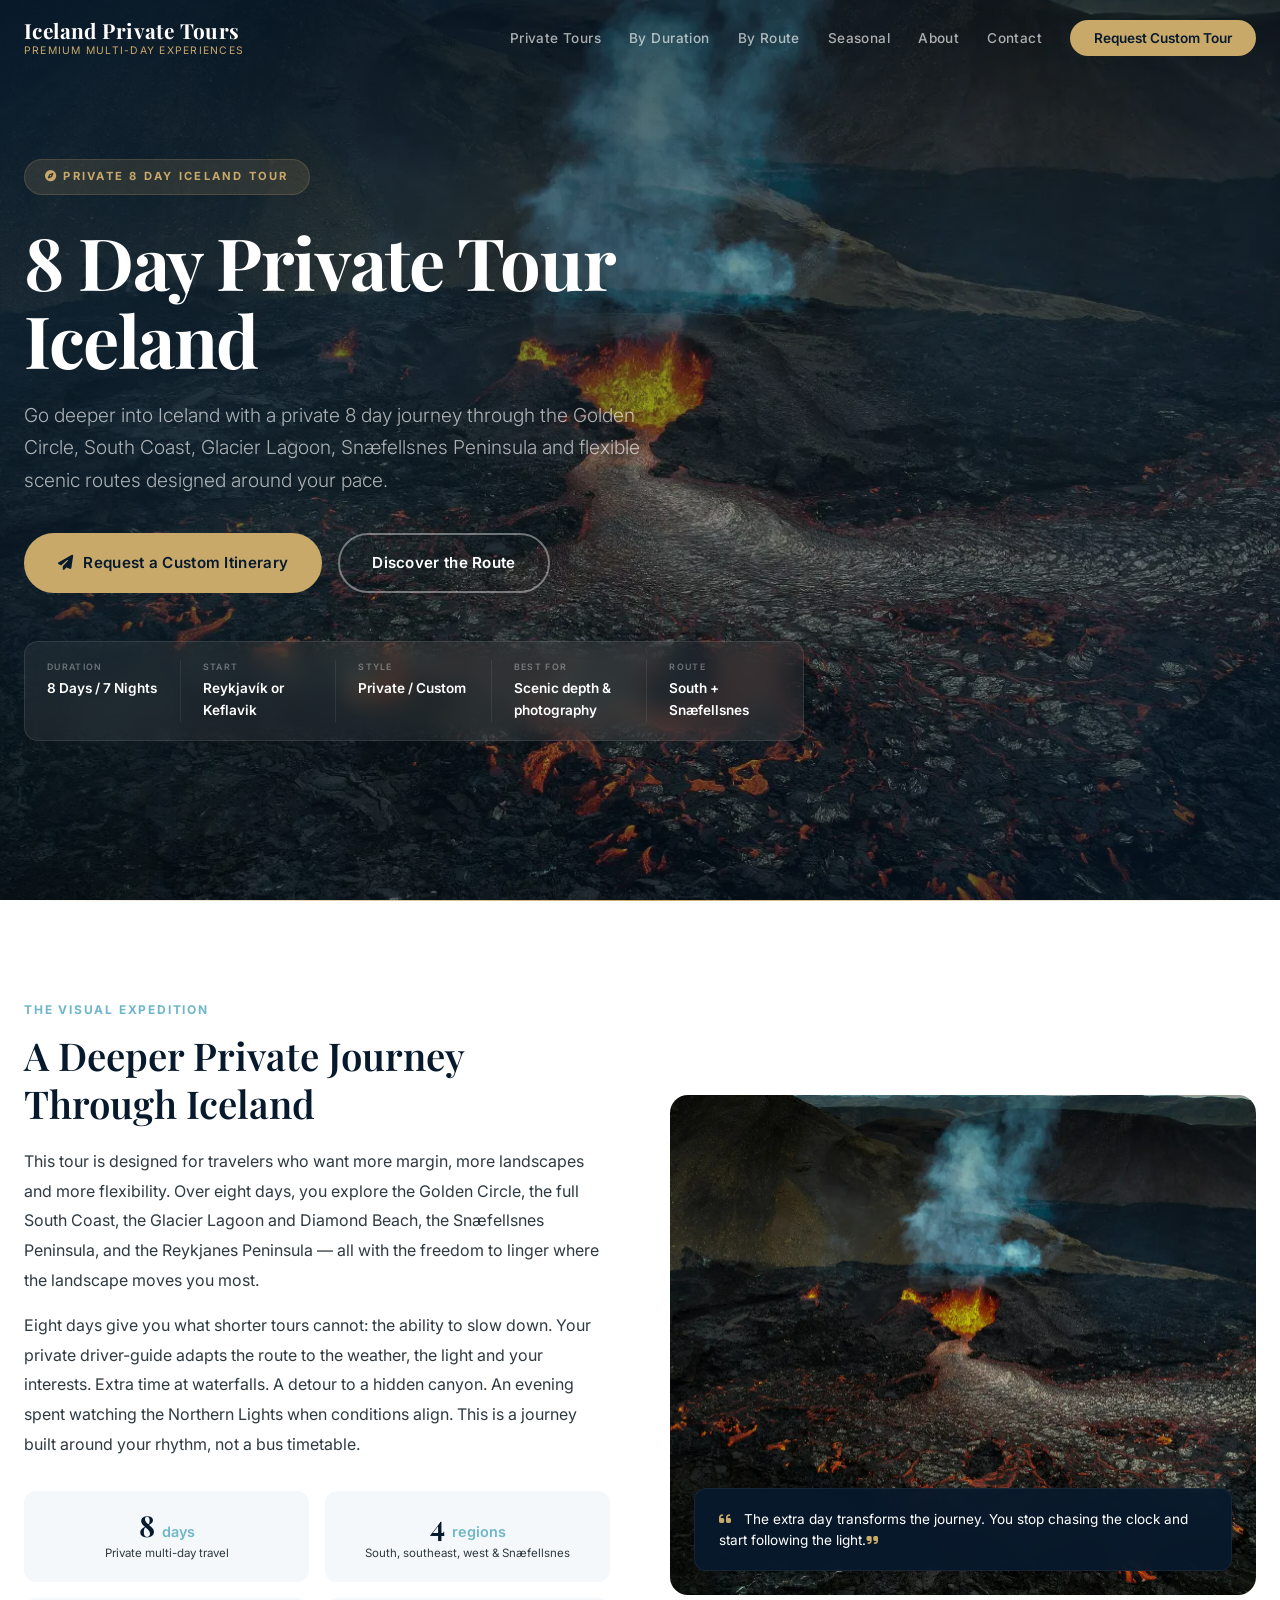
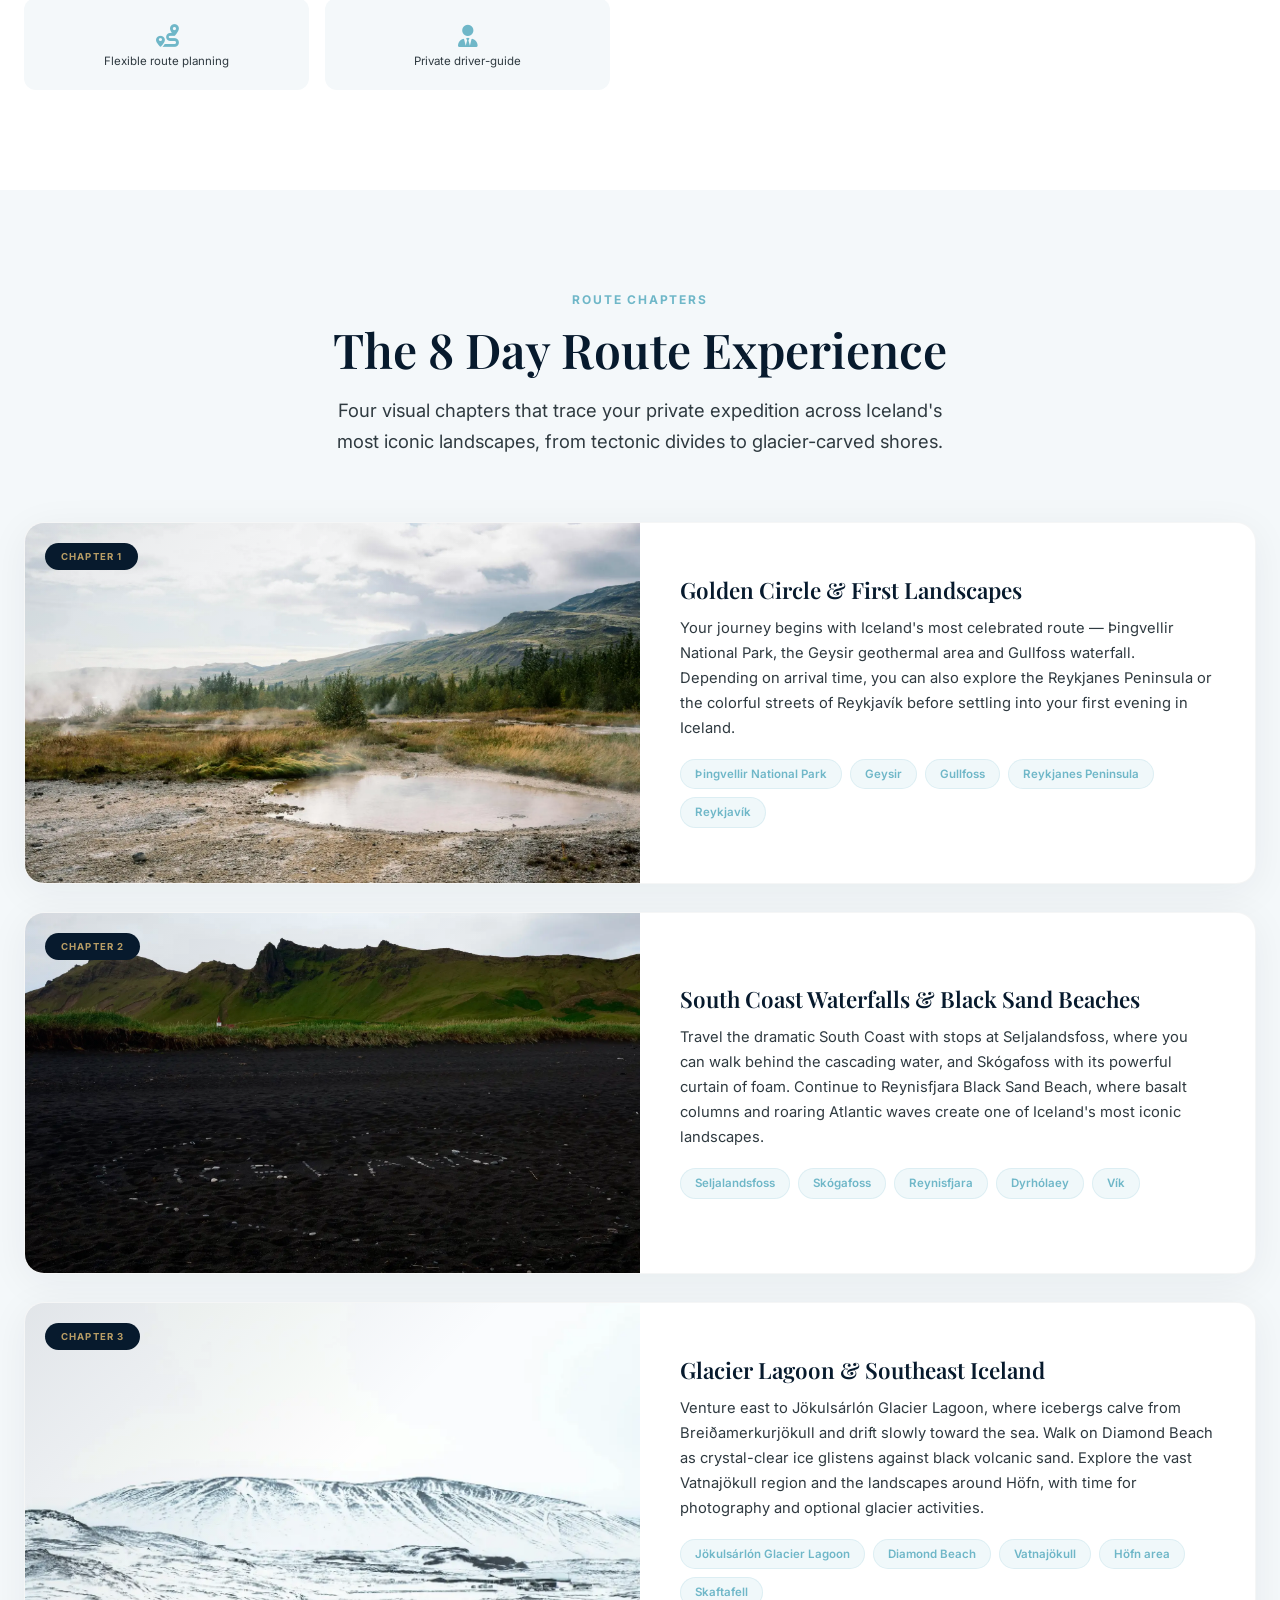
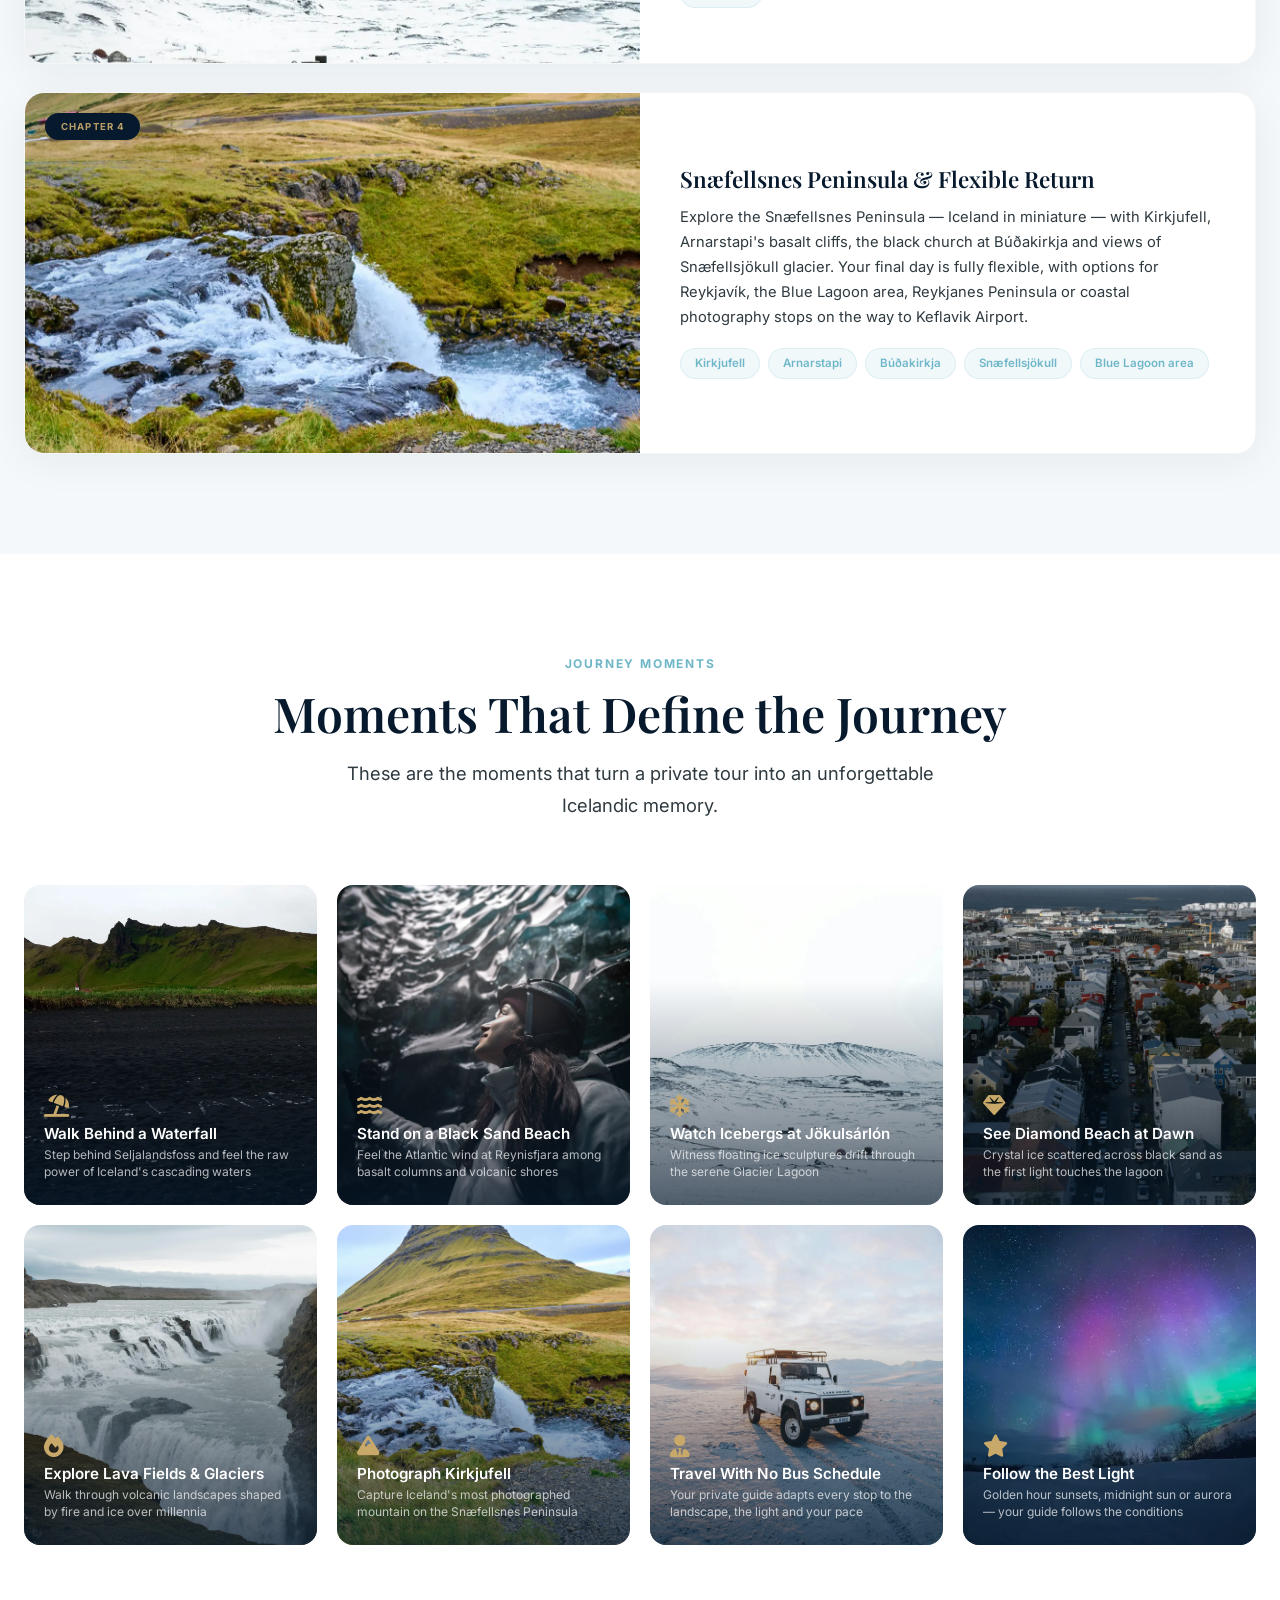
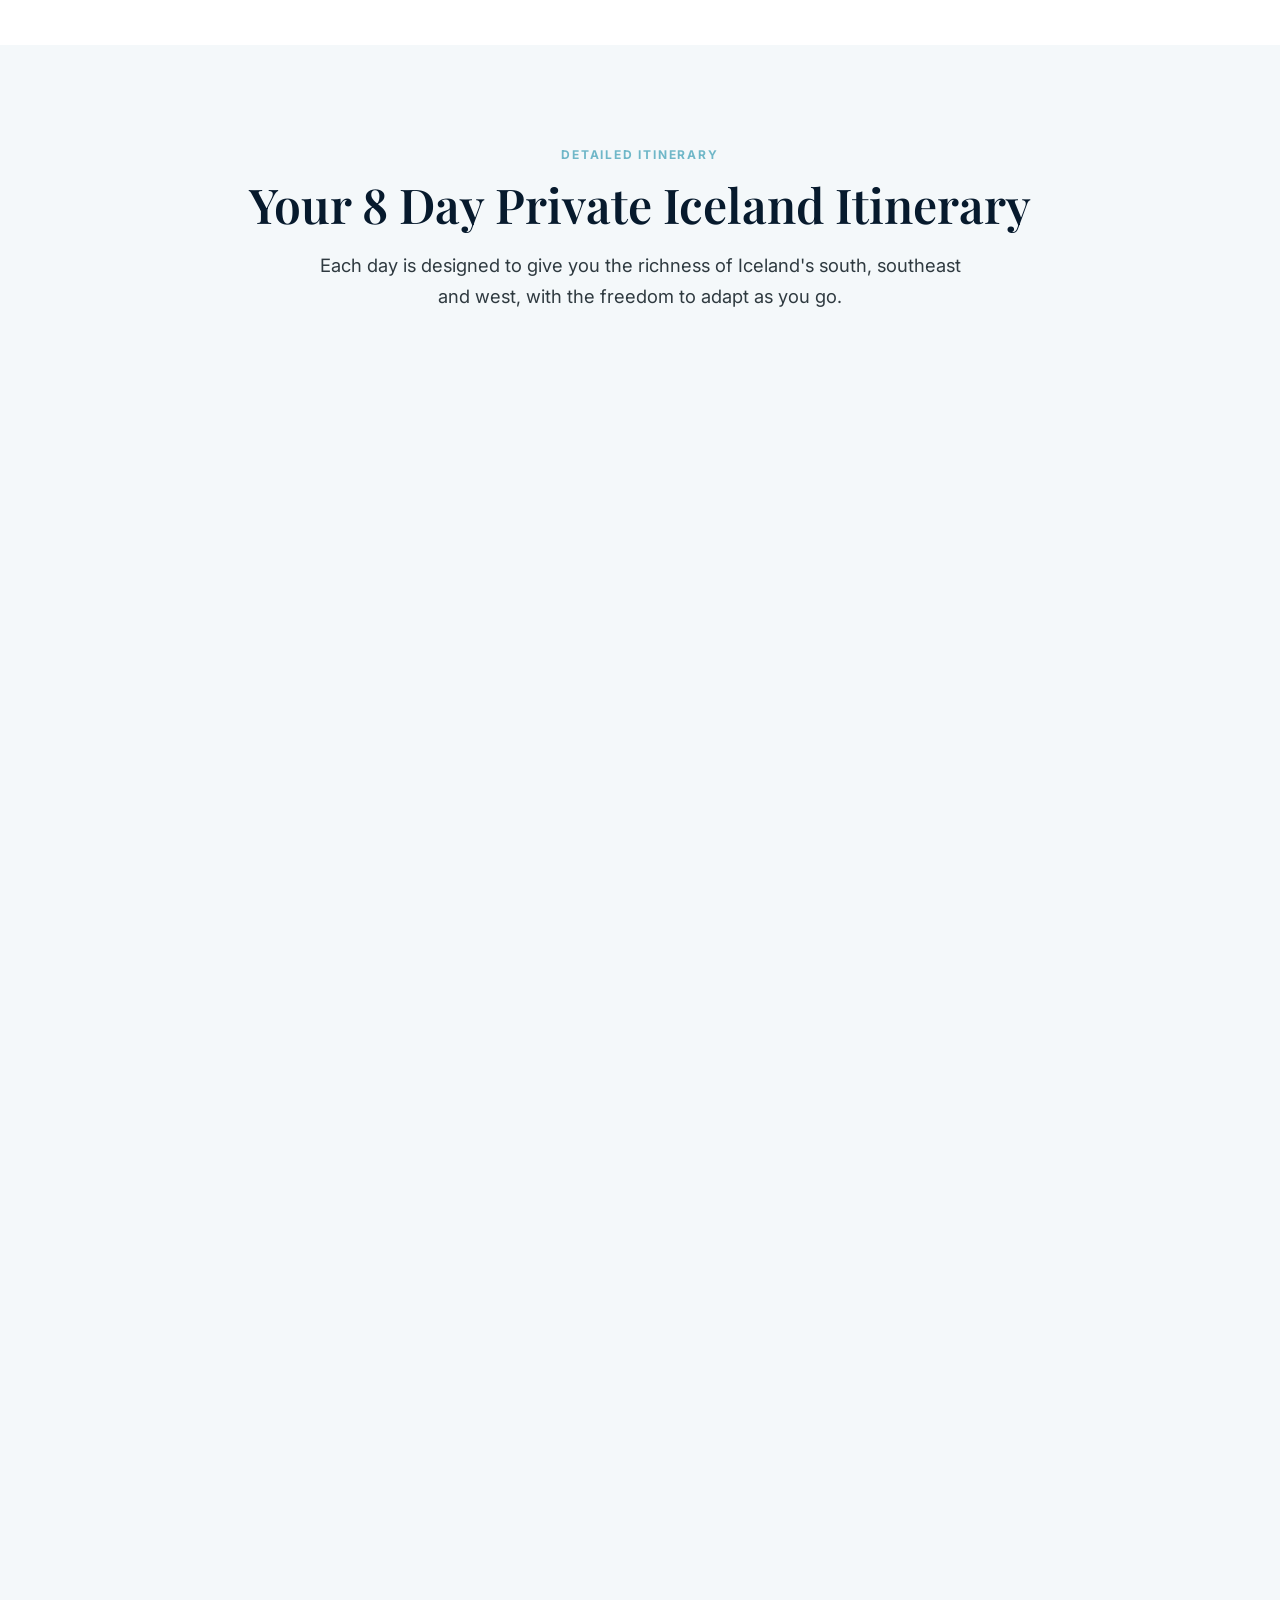
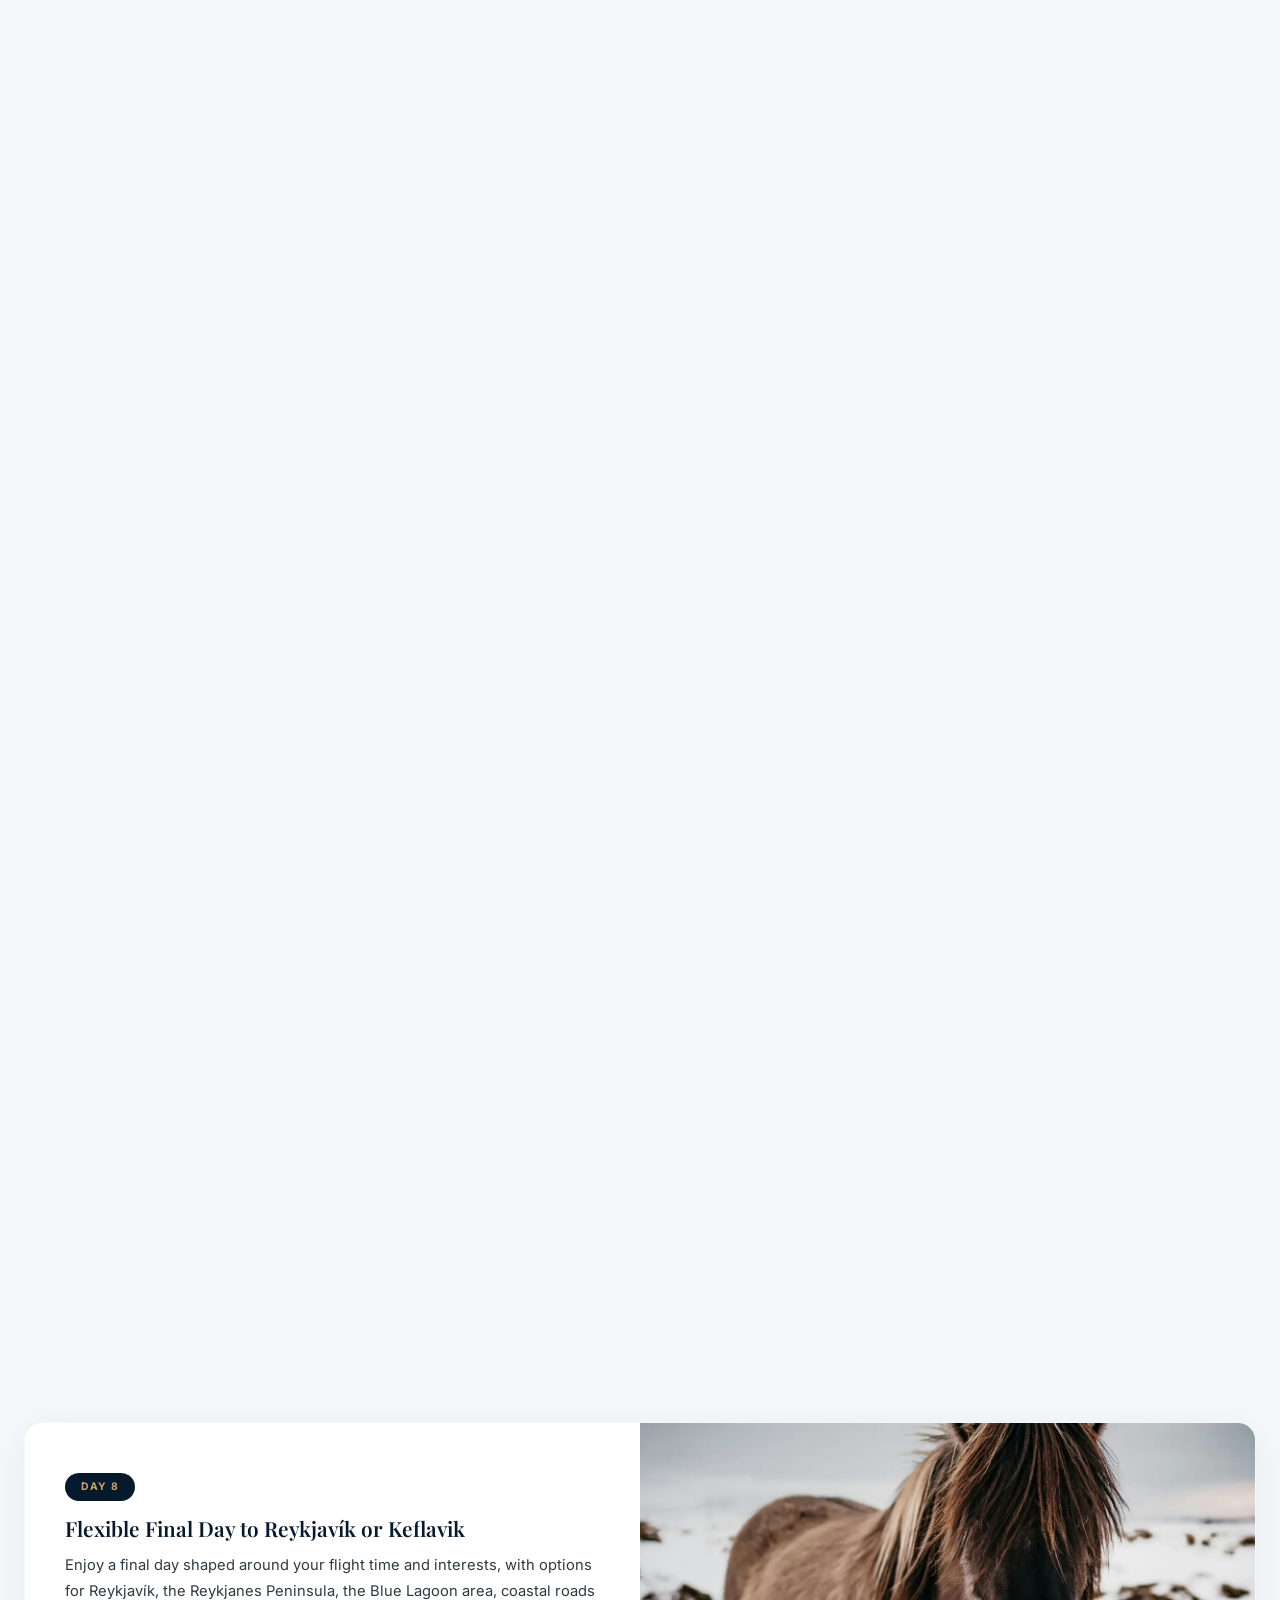
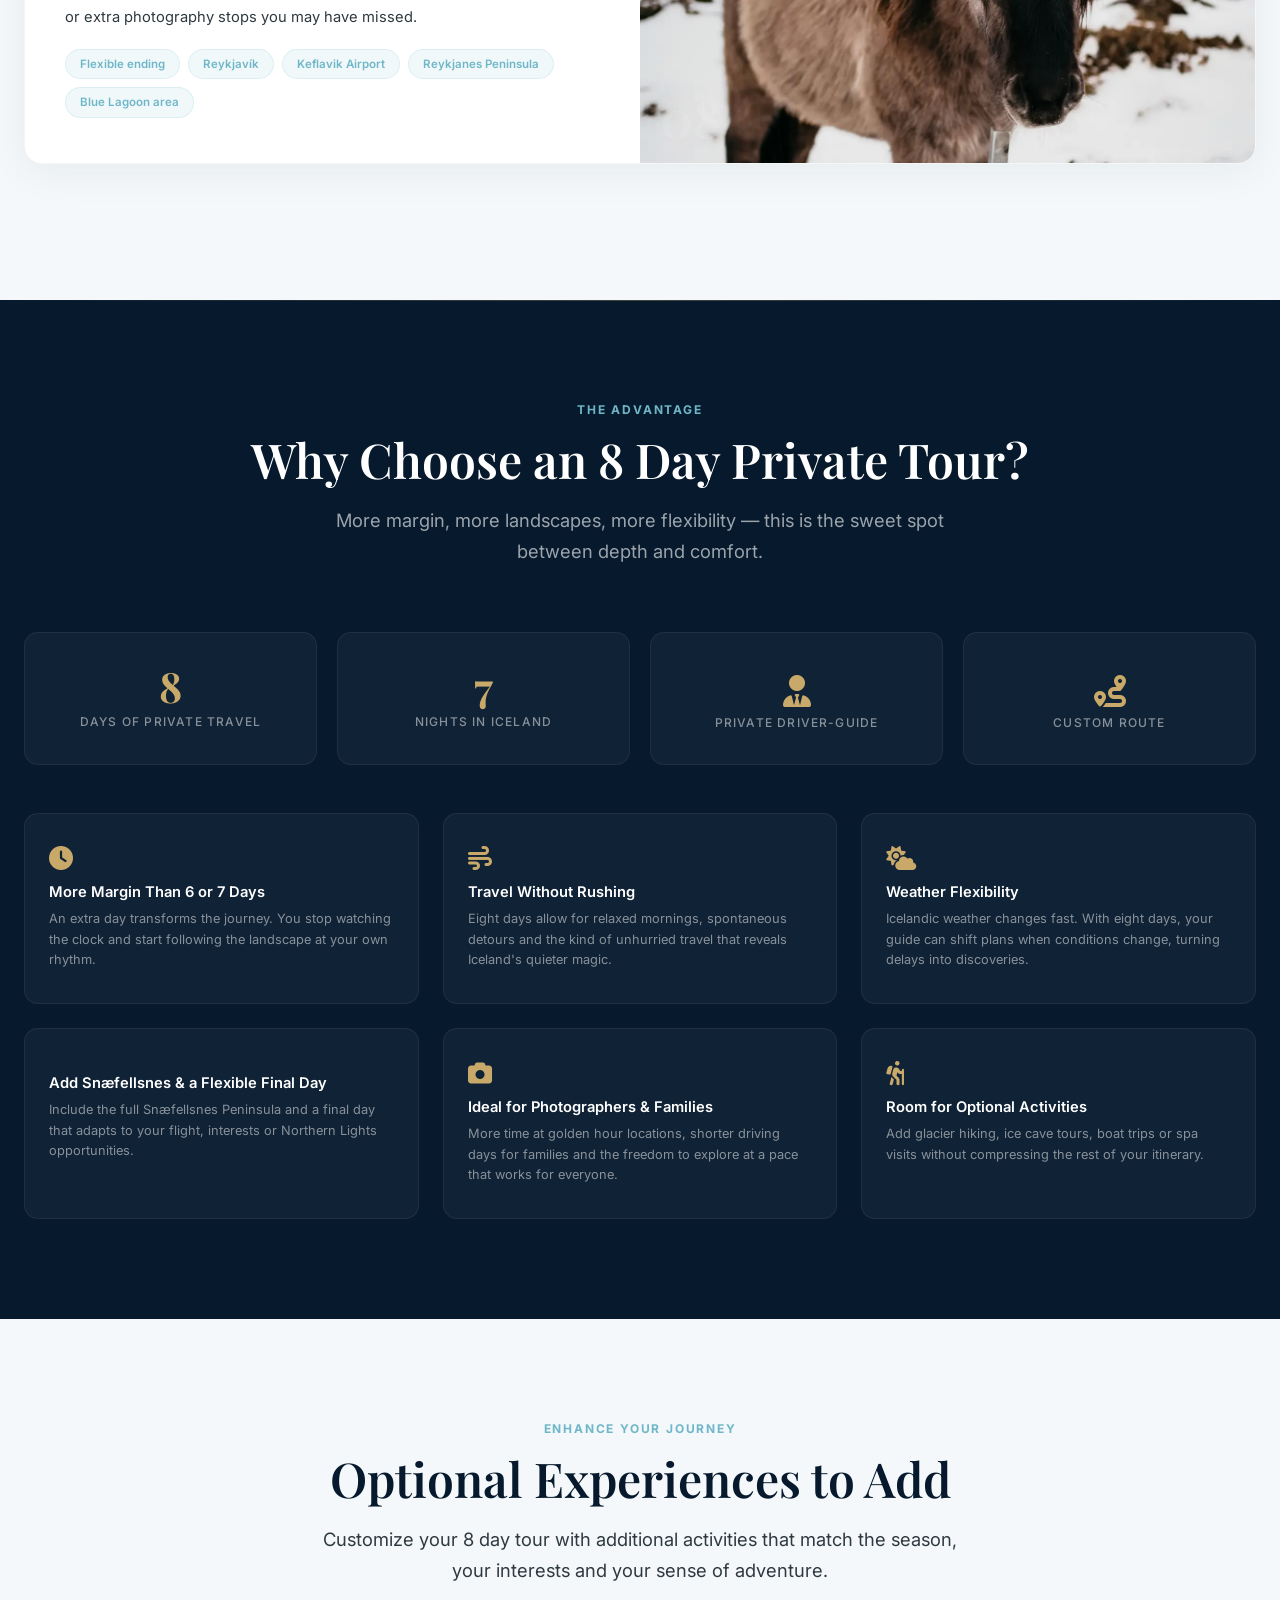
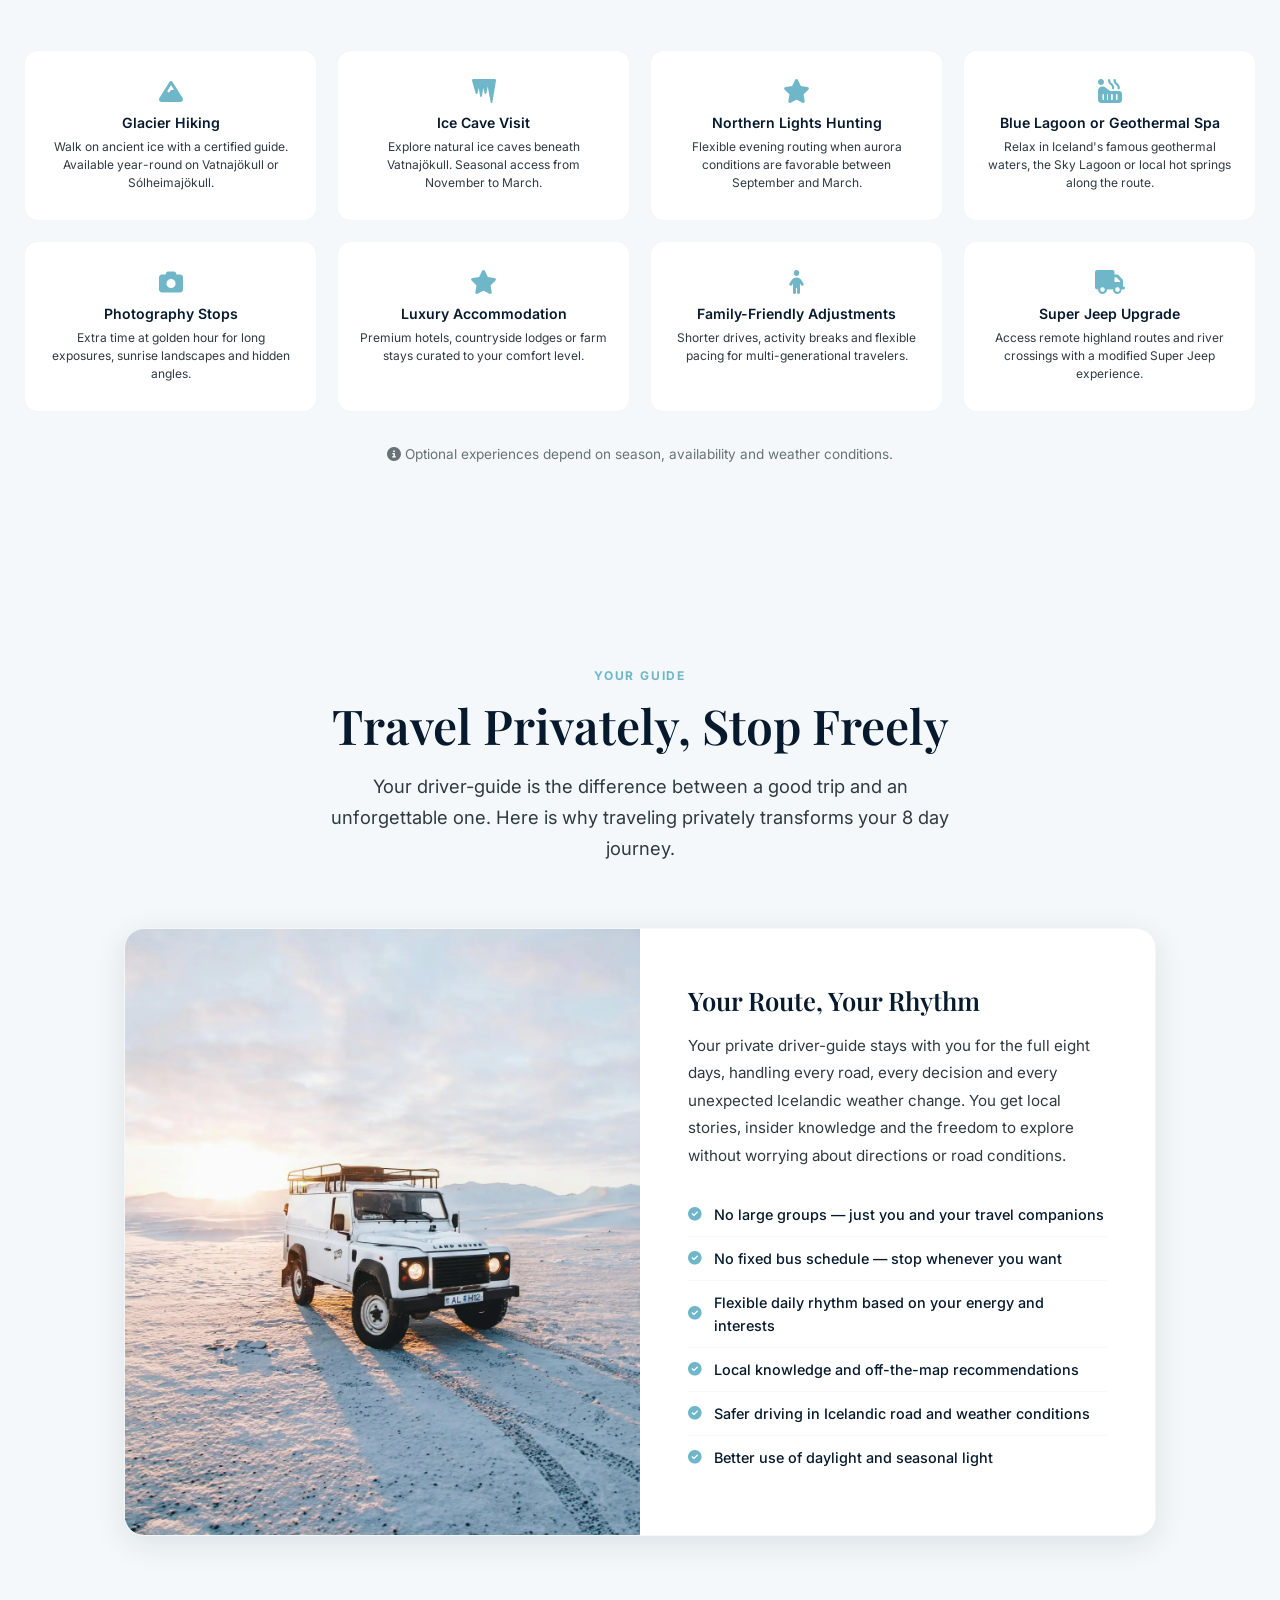
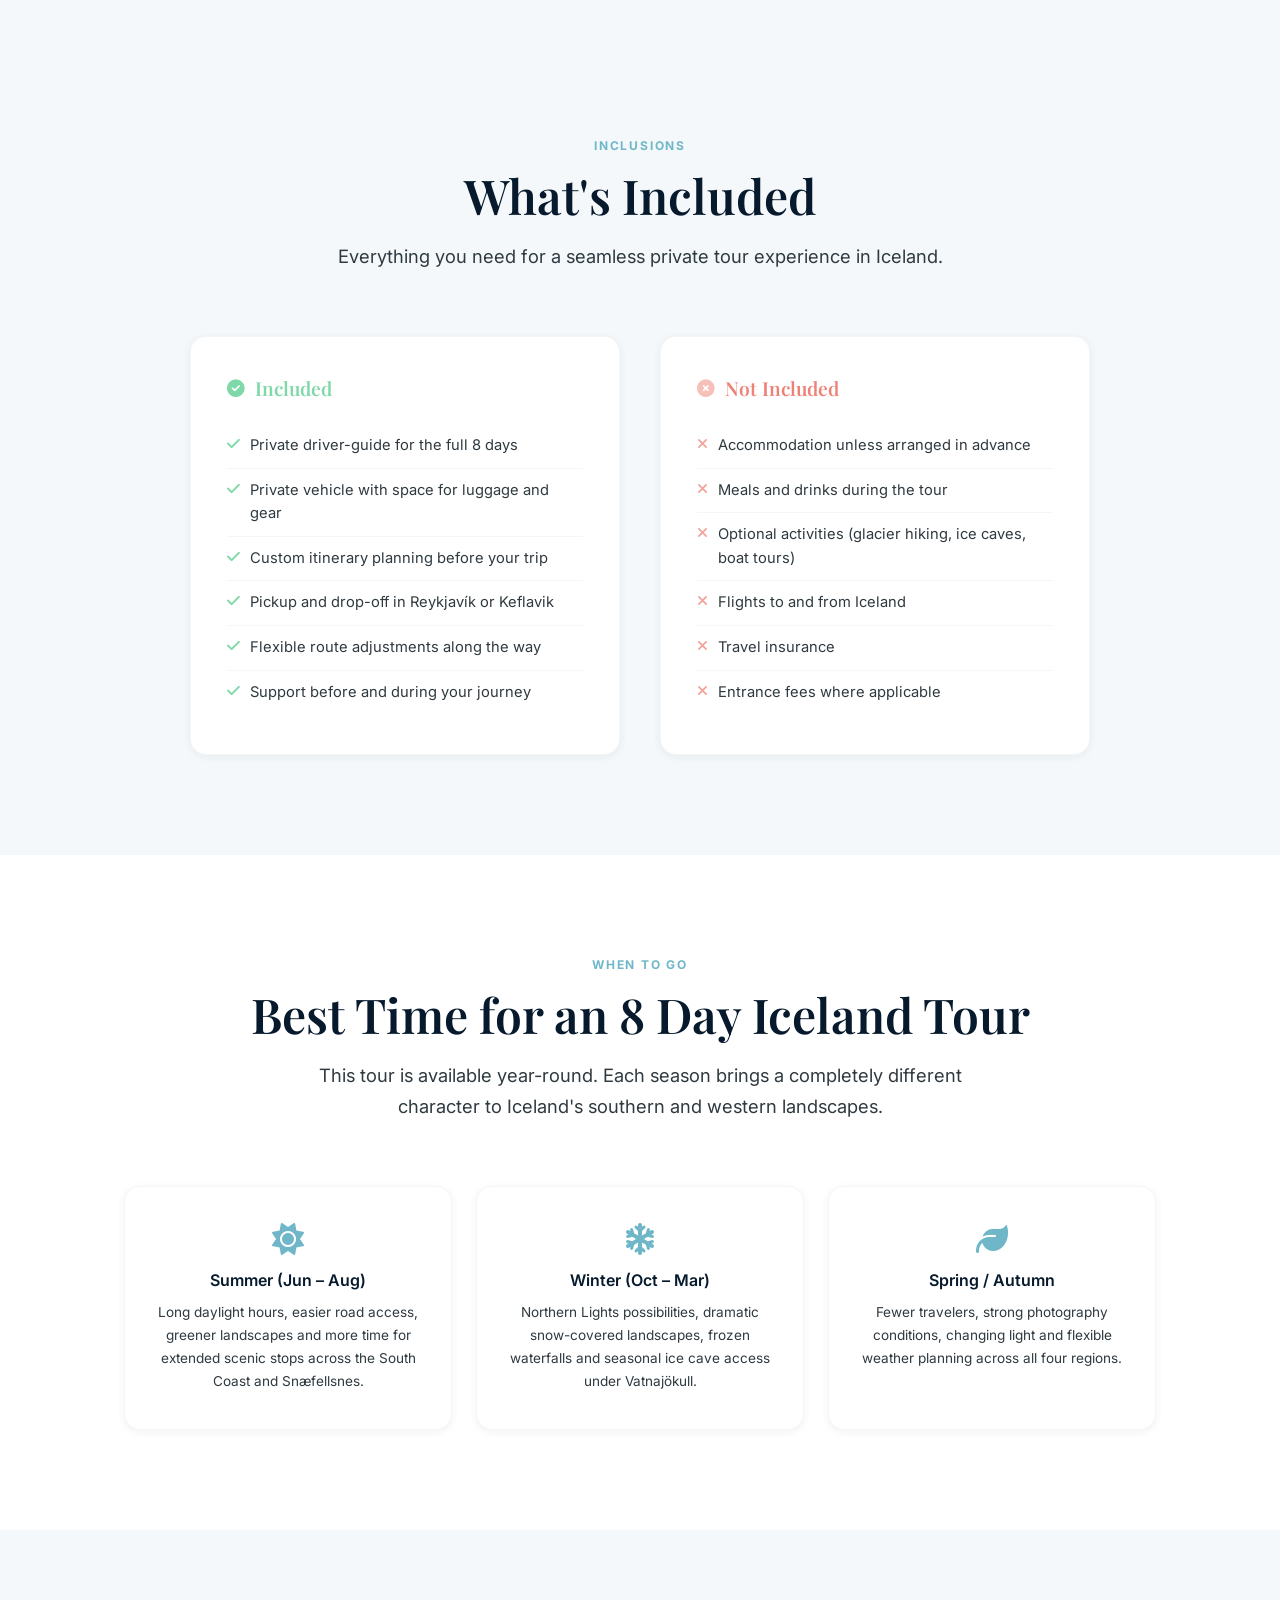
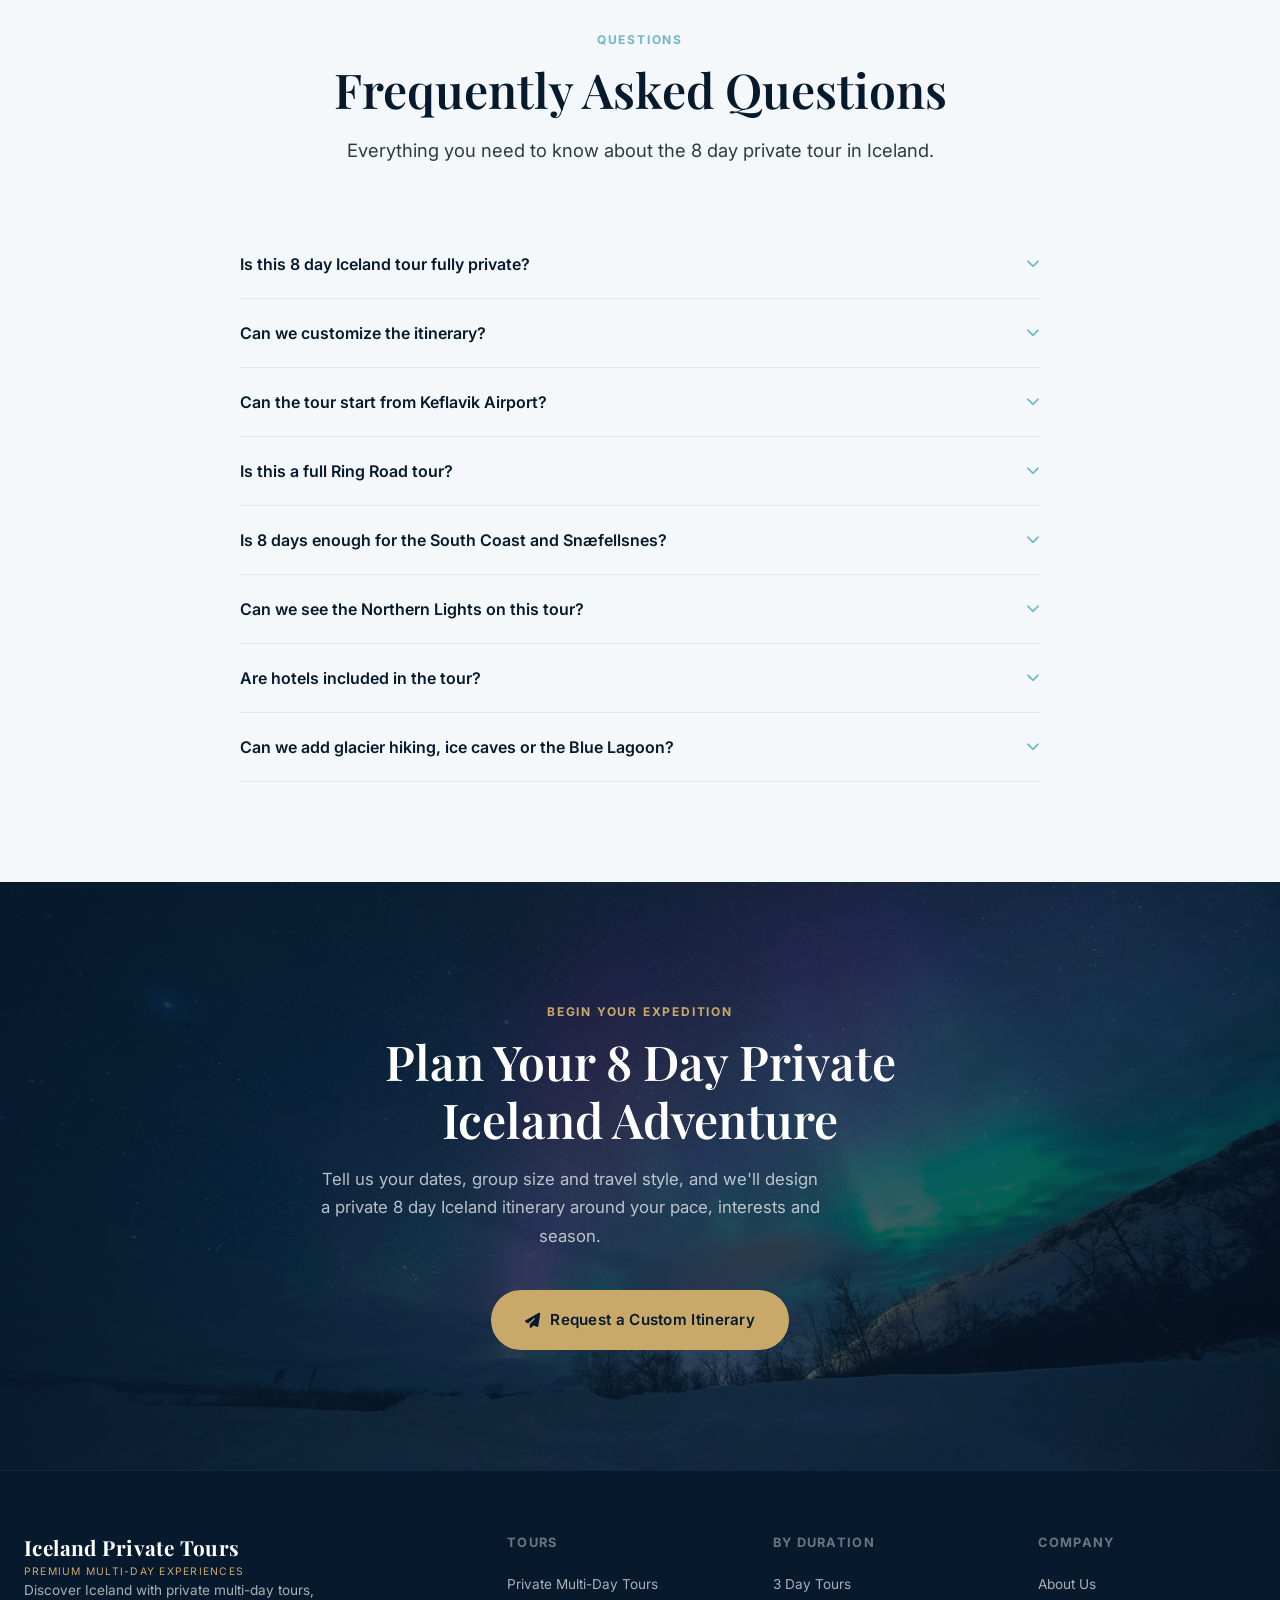
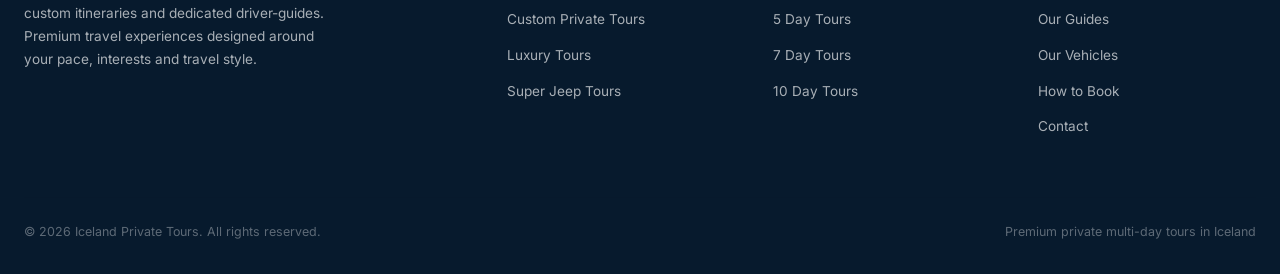
<file: pages/8-day-private-tour-iceland.html>
<!DOCTYPE html>
<html lang="en">

<head>
  <meta charset="UTF-8">
  <meta name="viewport" content="width=device-width, initial-scale=1.0">
  <title>8 Day Private Tour Iceland | Private Iceland Adventure</title>
  <meta name="description"
    content="Explore Iceland on an 8 day private tour with your own driver-guide, combining the Golden Circle, South Coast, Glacier Lagoon, Snæfellsnes Peninsula and flexible custom experiences.">
  <link rel="preconnect" href="https://fonts.googleapis.com">
  <link rel="preconnect" href="https://fonts.gstatic.com" crossorigin>
  <link href="https://fonts.googleapis.com/css2?family=Playfair+Display:ital,wght@0,400;0,500;0,600;0,700;1,400&family=Inter:wght@300;400;500;600;700&display=swap" rel="stylesheet">
  <link rel="stylesheet" href="https://cdnjs.cloudflare.com/ajax/libs/font-awesome/6.5.1/css/all.min.css">
  <link rel="stylesheet" href="../assets/css/style.css">
  <link rel="stylesheet" href="../assets/css/style-day8.css">
</head>

<body>

  <!-- ==================== HEADER ==================== -->
  <header class="header" id="header">
    <div class="container">
      <a href="../index.html" class="logo">
        Iceland Private Tours
        <span>Premium Multi-Day Experiences</span>
      </a>
      <nav class="nav">
        <ul class="nav-list" id="navList">
          <li><a href="../index.html#private-tours" class="nav-link">Private Tours</a></li>
          <li><a href="../index.html#duration" class="nav-link">By Duration</a></li>
          <li><a href="../index.html#route" class="nav-link">By Route</a></li>
          <li><a href="../index.html#seasonal" class="nav-link">Seasonal</a></li>
          <li><a href="#" class="nav-link">About</a></li>
          <li><a href="../index.html#contact" class="nav-link">Contact</a></li>
          <li><a href="../index.html#contact" class="nav-cta">Request Custom Tour</a></li>
        </ul>
        <button class="menu-toggle" id="menuToggle" aria-label="Menu">
          <i class="fas fa-bars"></i>
        </button>
      </nav>
    </div>
  </header>

  <!-- ==================== HERO ==================== -->
  <section class="hero hero-8day">
    <div class="hero-bg"><img src="../assets/images/8-day-private-tour-iceland.webp" alt="Panoramic view of Iceland's landscape on a private 8 day tour" loading="eager"></div>
    <div class="hero-overlay"></div>
    <div class="hero-pattern"></div>
    <div class="container">
      <div class="hero-content">
        <span class="hero-tag"><i class="fas fa-compass"></i> Private 8 Day Iceland Tour</span>
        <h1>8 Day Private Tour Iceland</h1>
        <p>Go deeper into Iceland with a private 8 day journey through the Golden Circle, South Coast, Glacier Lagoon,
          Snæfellsnes Peninsula and flexible scenic routes designed around your pace.</p>
        <div class="hero-actions">
          <a href="#contact" class="btn btn-primary"><i class="fas fa-paper-plane"></i> Request a Custom Itinerary</a>
          <a href="#route" class="btn btn-secondary">Discover the Route</a>
        </div>
        <div class="hero-stats-panel">
          <div class="hero-stat-block">
            <span class="stat-label">Duration</span>
            <span class="stat-value">8 Days / 7 Nights</span>
          </div>
          <div class="hero-stat-block">
            <span class="stat-label">Start</span>
            <span class="stat-value">Reykjavík or Keflavik</span>
          </div>
          <div class="hero-stat-block">
            <span class="stat-label">Style</span>
            <span class="stat-value">Private / Custom</span>
          </div>
          <div class="hero-stat-block">
            <span class="stat-label">Best for</span>
            <span class="stat-value">Scenic depth &amp; photography</span>
          </div>
          <div class="hero-stat-block">
            <span class="stat-label">Route</span>
            <span class="stat-value">South + Snæfellsnes</span>
          </div>
        </div>
      </div>
    </div>
  </section>

  <!-- ==================== VISUAL INTRO ==================== -->
  <section class="visual-intro" id="overview">
    <div class="container">
      <div class="visual-intro-grid">
        <div class="visual-intro-text">
          <span class="section-label">The Visual Expedition</span>
          <h2 class="section-title">A Deeper Private Journey Through Iceland</h2>
          <p>This tour is designed for travelers who want more margin, more landscapes and more flexibility. Over eight
            days, you explore the Golden Circle, the full South Coast, the Glacier Lagoon and Diamond Beach, the
            Snæfellsnes Peninsula, and the Reykjanes Peninsula — all with the freedom to linger where the landscape
            moves you most.</p>
          <p>Eight days give you what shorter tours cannot: the ability to slow down. Your private driver-guide adapts
            the route to the weather, the light and your interests. Extra time at waterfalls. A detour to a hidden
            canyon. An evening spent watching the Northern Lights when conditions align. This is a journey built around
            your rhythm, not a bus timetable.</p>
          <div class="visual-intro-stats">
            <div class="visual-intro-stat">
              <div class="number">8 <span>days</span></div>
              <div class="desc">Private multi-day travel</div>
            </div>
            <div class="visual-intro-stat">
              <div class="number">4 <span>regions</span></div>
              <div class="desc">South, southeast, west &amp; Snæfellsnes</div>
            </div>
            <div class="visual-intro-stat">
              <div class="number"><i class="fas fa-route visual-intro-icon"></i></div>
              <div class="desc">Flexible route planning</div>
            </div>
            <div class="visual-intro-stat">
              <div class="number"><i class="fas fa-user-tie visual-intro-icon"></i>
              </div>
              <div class="desc">Private driver-guide</div>
            </div>
          </div>
        </div>
        <div class="visual-intro-image">
          <img src="../assets/images/8-day-private-tour-iceland.webp" alt="Iceland's dramatic landscape on the private 8 day journey" loading="lazy">
          <div class="visual-intro-card">
            <p><i class="fas fa-quote-left"></i> The extra day transforms the journey. You stop chasing the clock and
              start following the light.<i class="fas fa-quote-right"></i></p>
          </div>
        </div>
      </div>
    </div>
  </section>

  <!-- ==================== ROUTE CHAPTERS ==================== -->
  <section class="chapters-section" id="route">
    <div class="container">
      <div class="section-header">
        <span class="section-label">Route Chapters</span>
        <h2 class="section-title">The 8 Day Route Experience</h2>
        <p class="section-subtitle">Four visual chapters that trace your private expedition across Iceland's most iconic
          landscapes, from tectonic divides to glacier-carved shores.</p>
      </div>
      <div class="chapter-grid">

        <div class="chapter-panel">
          <div class="chapter-image">
            <img src="../assets/images/golden-circle-south-coast-private-tour.webp" alt="Golden Circle and South Coast landscapes in Iceland" loading="lazy">
            <span class="chapter-badge">Chapter 1</span>
          </div>
          <div class="chapter-content">
            <h3>Golden Circle &amp; First Landscapes</h3>
            <p>Your journey begins with Iceland's most celebrated route — Þingvellir National Park, the Geysir
              geothermal area and Gullfoss waterfall. Depending on arrival time, you can also explore the Reykjanes
              Peninsula or the colorful streets of Reykjavík before settling into your first evening in Iceland.</p>
            <div class="chapter-landscapes">
              <span class="chapter-landscape">Þingvellir National Park</span>
              <span class="chapter-landscape">Geysir</span>
              <span class="chapter-landscape">Gullfoss</span>
              <span class="chapter-landscape">Reykjanes Peninsula</span>
              <span class="chapter-landscape">Reykjavík</span>
            </div>
          </div>
        </div>

        <div class="chapter-panel">
          <div class="chapter-image">
            <img src="../assets/images/south-coast-private-tour-iceland.webp" alt="South Coast waterfalls and black sand beaches in Iceland" loading="lazy">
            <span class="chapter-badge">Chapter 2</span>
          </div>
          <div class="chapter-content">
            <h3>South Coast Waterfalls &amp; Black Sand Beaches</h3>
            <p>Travel the dramatic South Coast with stops at Seljalandsfoss, where you can walk behind the cascading
              water, and Skógafoss with its powerful curtain of foam. Continue to Reynisfjara Black Sand Beach, where
              basalt columns and roaring Atlantic waves create one of Iceland's most iconic landscapes.</p>
            <div class="chapter-landscapes">
              <span class="chapter-landscape">Seljalandsfoss</span>
              <span class="chapter-landscape">Skógafoss</span>
              <span class="chapter-landscape">Reynisfjara</span>
              <span class="chapter-landscape">Dyrhólaey</span>
              <span class="chapter-landscape">Vík</span>
            </div>
          </div>
        </div>

        <div class="chapter-panel">
          <div class="chapter-image">
            <img src="../assets/images/winter-private-tour-iceland.webp" alt="Jökulsárlón Glacier Lagoon in southeast Iceland" loading="lazy">
            <span class="chapter-badge">Chapter 3</span>
          </div>
          <div class="chapter-content">
            <h3>Glacier Lagoon &amp; Southeast Iceland</h3>
            <p>Venture east to Jökulsárlón Glacier Lagoon, where icebergs calve from Breiðamerkurjökull and drift slowly
              toward the sea. Walk on Diamond Beach as crystal-clear ice glistens against black volcanic sand. Explore
              the vast Vatnajökull region and the landscapes around Höfn, with time for photography and optional glacier
              activities.</p>
            <div class="chapter-landscapes">
              <span class="chapter-landscape">Jökulsárlón Glacier Lagoon</span>
              <span class="chapter-landscape">Diamond Beach</span>
              <span class="chapter-landscape">Vatnajökull</span>
              <span class="chapter-landscape">Höfn area</span>
              <span class="chapter-landscape">Skaftafell</span>
            </div>
          </div>
        </div>

        <div class="chapter-panel">
          <div class="chapter-image">
            <img src="../assets/images/7-day-snaefellsnes-private-tour.webp" alt="Snæfellsnes Peninsula landscapes in western Iceland" loading="lazy">
            <span class="chapter-badge">Chapter 4</span>
          </div>
          <div class="chapter-content">
            <h3>Snæfellsnes Peninsula &amp; Flexible Return</h3>
            <p>Explore the Snæfellsnes Peninsula — Iceland in miniature — with Kirkjufell, Arnarstapi's basalt cliffs,
              the black church at Búðakirkja and views of Snæfellsjökull glacier. Your final day is fully flexible, with
              options for Reykjavík, the Blue Lagoon area, Reykjanes Peninsula or coastal photography stops on the way
              to Keflavik Airport.</p>
            <div class="chapter-landscapes">
              <span class="chapter-landscape">Kirkjufell</span>
              <span class="chapter-landscape">Arnarstapi</span>
              <span class="chapter-landscape">Búðakirkja</span>
              <span class="chapter-landscape">Snæfellsjökull</span>
              <span class="chapter-landscape">Blue Lagoon area</span>
            </div>
          </div>
        </div>

      </div>
    </div>
  </section>

  <!-- ==================== MOMENTS ==================== -->
  <section class="moments-section" id="moments">
    <div class="container">
      <div class="section-header">
        <span class="section-label">Journey Moments</span>
        <h2 class="section-title">Moments That Define the Journey</h2>
        <p class="section-subtitle">These are the moments that turn a private tour into an unforgettable Icelandic
          memory.</p>
      </div>
      <div class="moments-grid">
        <div class="moment-card">
          <img src="../assets/images/south-coast-private-tour-iceland.webp" alt="Seljalandsfoss waterfall in Iceland" loading="lazy">
          <div class="moment-overlay">
            <i class="fas fa-umbrella-beach"></i>
            <h4>Walk Behind a Waterfall</h4>
            <p>Step behind Seljalandsfoss and feel the raw power of Iceland's cascading waters</p>
          </div>
        </div>
        <div class="moment-card">
          <img src="../assets/images/4-day-glacier-lagoon-private-tour.webp" alt="Reynisfjara black sand beach with basalt columns" loading="lazy">
          <div class="moment-overlay">
            <i class="fas fa-water"></i>
            <h4>Stand on a Black Sand Beach</h4>
            <p>Feel the Atlantic wind at Reynisfjara among basalt columns and volcanic shores</p>
          </div>
        </div>
        <div class="moment-card">
          <img src="../assets/images/winter-private-tour-iceland.webp" alt="Icebergs floating at Jökulsárlón Glacier Lagoon" loading="lazy">
          <div class="moment-overlay">
            <i class="fas fa-snowflake"></i>
            <h4>Watch Icebergs at Jökulsárlón</h4>
            <p>Witness floating ice sculptures drift through the serene Glacier Lagoon</p>
          </div>
        </div>
        <div class="moment-card">
          <img src="../assets/images/5-day-south-coast-private-tour.webp" alt="Diamond Beach with ice on black sand at dawn" loading="lazy">
          <div class="moment-overlay">
            <i class="fas fa-gem"></i>
            <h4>See Diamond Beach at Dawn</h4>
            <p>Crystal ice scattered across black sand as the first light touches the lagoon</p>
          </div>
        </div>
        <div class="moment-card">
          <img src="../assets/images/3-day-golden-circle-private-tour.webp" alt="Icelandic lava fields and glaciers" loading="lazy">
          <div class="moment-overlay">
            <i class="fas fa-fire"></i>
            <h4>Explore Lava Fields &amp; Glaciers</h4>
            <p>Walk through volcanic landscapes shaped by fire and ice over millennia</p>
          </div>
        </div>
        <div class="moment-card">
          <img src="../assets/images/7-day-snaefellsnes-private-tour.webp" alt="Kirkjufell mountain on the Snæfellsnes Peninsula" loading="lazy">
          <div class="moment-overlay">
            <i class="fas fa-mountain"></i>
            <h4>Photograph Kirkjufell</h4>
            <p>Capture Iceland's most photographed mountain on the Snæfellsnes Peninsula</p>
          </div>
        </div>
        <div class="moment-card">
          <img src="../assets/images/private-driver-guide-iceland.webp" alt="Private driver-guide traveling through Iceland" loading="lazy">
          <div class="moment-overlay">
            <i class="fas fa-user-tie"></i>
            <h4>Travel With No Bus Schedule</h4>
            <p>Your private guide adapts every stop to the landscape, the light and your pace</p>
          </div>
        </div>
        <div class="moment-card">
          <img src="../assets/images/northern-lights-private-tour-iceland.webp" alt="Northern Lights over the Icelandic landscape" loading="lazy">
          <div class="moment-overlay">
            <i class="fas fa-star"></i>
            <h4>Follow the Best Light</h4>
            <p>Golden hour sunsets, midnight sun or aurora — your guide follows the conditions</p>
          </div>
        </div>
      </div>
    </div>
  </section>

  <!-- ==================== DETAILED ITINERARY ==================== -->
  <section class="itinerary-8day" id="itinerary">
    <div class="container">
      <div class="section-header">
        <span class="section-label">Detailed Itinerary</span>
        <h2 class="section-title">Your 8 Day Private Iceland Itinerary</h2>
        <p class="section-subtitle">Each day is designed to give you the richness of Iceland's south, southeast and
          west, with the freedom to adapt as you go.</p>
      </div>

      <!-- Day 1 -->
      <div class="itinerary-8day-block">
        <div class="itinerary-image">
          <img src="../assets/images/private-tours-from-keflavik-airport.webp" alt="Private tour pickup from Keflavik Airport" loading="lazy">
          <div class="day-number-overlay">01</div>
        </div>
        <div class="itinerary-content">
          <span class="day-badge">Day 1</span>
          <h3>Arrival, Reykjavík or Golden Circle</h3>
          <p>Private pickup from Reykjavík or Keflavik. Begin with a flexible introduction to Iceland, with time for
            Reykjavík, the Reykjanes Peninsula or the Golden Circle depending on arrival time.</p>
          <div class="tags">
            <span>Private pickup</span>
            <span>Reykjavík</span>
            <span>Reykjanes Peninsula</span>
            <span>Þingvellir</span>
            <span>Geysir</span>
            <span>Gullfoss</span>
          </div>
        </div>
      </div>

      <!-- Day 2 -->
      <div class="itinerary-8day-block reverse">
        <div class="itinerary-content">
          <span class="day-badge">Day 2</span>
          <h3>Golden Circle and South Coast</h3>
          <p>Explore the Golden Circle before continuing toward the South Coast, with waterfalls, geothermal landscapes
            and scenic countryside along the route.</p>
          <div class="tags">
            <span>Þingvellir National Park</span>
            <span>Geysir</span>
            <span>Gullfoss</span>
            <span>Seljalandsfoss</span>
            <span>Countryside landscapes</span>
          </div>
        </div>
        <div class="itinerary-image">
          <img src="../assets/images/golden-circle-south-coast-private-tour.webp" alt="Golden Circle and South Coast route in Iceland" loading="lazy">
          <div class="day-number-overlay">02</div>
        </div>
      </div>

      <!-- Day 3 -->
      <div class="itinerary-8day-block">
        <div class="itinerary-image">
          <img src="../assets/images/south-coast-private-tour-iceland.webp" alt="South Coast waterfalls near Vík, Iceland" loading="lazy">
          <div class="day-number-overlay">03</div>
        </div>
        <div class="itinerary-content">
          <span class="day-badge">Day 3</span>
          <h3>South Coast Waterfalls and Vík</h3>
          <p>Travel deeper along the South Coast with stops at Seljalandsfoss, Skógafoss, coastal viewpoints and the Vík
            area. Your driver-guide will recommend the best photo spots and hidden angles.</p>
          <div class="tags">
            <span>Seljalandsfoss</span>
            <span>Skógafoss</span>
            <span>Eyjafjallajökull views</span>
            <span>Vík</span>
            <span>Coastal scenery</span>
          </div>
        </div>
      </div>

      <!-- Day 4 -->
      <div class="itinerary-8day-block reverse">
        <div class="itinerary-content">
          <span class="day-badge">Day 4</span>
          <h3>Black Sand Beaches and Glacier Region</h3>
          <p>Explore Reynisfjara Black Sand Beach, basalt columns, lava fields and continue toward Skaftafell or the
            glacier region for your first views of Vatnajökull.</p>
          <div class="tags">
            <span>Reynisfjara</span>
            <span>Dyrhólaey</span>
            <span>Lava fields</span>
            <span>Skaftafell</span>
            <span>Glacier views</span>
          </div>
        </div>
        <div class="itinerary-image">
          <img src="../assets/images/4-day-glacier-lagoon-private-tour.webp" alt="Reynisfjara black sand beach and glacier region" loading="lazy">
          <div class="day-number-overlay">04</div>
        </div>
      </div>

      <!-- Day 5 -->
      <div class="itinerary-8day-block">
        <div class="itinerary-image">
          <img src="../assets/images/winter-private-tour-iceland.webp" alt="Jökulsárlón Glacier Lagoon and Diamond Beach" loading="lazy">
          <div class="day-number-overlay">05</div>
        </div>
        <div class="itinerary-content">
          <span class="day-badge">Day 5</span>
          <h3>Glacier Lagoon, Diamond Beach and Southeast Iceland</h3>
          <p>Spend the day around Jökulsárlón Glacier Lagoon, Diamond Beach and the cinematic southeast, with optional
            glacier hiking, ice cave visits or boat tours depending on the season.</p>
          <div class="tags">
            <span>Jökulsárlón Glacier Lagoon</span>
            <span>Diamond Beach</span>
            <span>Vatnajökull</span>
            <span>Höfn area</span>
            <span>Photography stops</span>
          </div>
        </div>
      </div>

      <!-- Day 6 -->
      <div class="itinerary-8day-block reverse">
        <div class="itinerary-content">
          <span class="day-badge">Day 6</span>
          <h3>Scenic Return with Hidden Stops</h3>
          <p>Return west through the South Coast at a relaxed pace, using the private format for hidden viewpoints,
            canyons, waterfalls or seasonal detours that larger tours cannot access.</p>
          <div class="tags">
            <span>Hidden stops</span>
            <span>Canyons</span>
            <span>Waterfalls</span>
            <span>Volcanic landscapes</span>
            <span>Flexible route planning</span>
          </div>
        </div>
        <div class="itinerary-image">
          <img src="../assets/images/5-day-south-coast-private-tour.webp" alt="Scenic South Coast return route with hidden stops" loading="lazy">
          <div class="day-number-overlay">06</div>
        </div>
      </div>

      <!-- Day 7 -->
      <div class="itinerary-8day-block">
        <div class="itinerary-image">
          <img src="../assets/images/7-day-snaefellsnes-private-tour.webp" alt="Snæfellsnes Peninsula with Kirkjufell mountain" loading="lazy">
          <div class="day-number-overlay">07</div>
        </div>
        <div class="itinerary-content">
          <span class="day-badge">Day 7</span>
          <h3>Snæfellsnes Peninsula</h3>
          <p>Explore the Snæfellsnes Peninsula — Iceland in miniature — with Kirkjufell mountain, Arnarstapi's sea
            cliffs, the historic black church at Búðakirkja, lava fields and views of the glacier-capped Snæfellsjökull
            volcano.</p>
          <div class="tags">
            <span>Kirkjufell</span>
            <span>Arnarstapi</span>
            <span>Búðakirkja</span>
            <span>Lava fields</span>
            <span>Snæfellsjökull views</span>
          </div>
        </div>
      </div>

      <!-- Day 8 -->
      <div class="itinerary-8day-block reverse">
        <div class="itinerary-content">
          <span class="day-badge">Day 8</span>
          <h3>Flexible Final Day to Reykjavík or Keflavik</h3>
          <p>Enjoy a final day shaped around your flight time and interests, with options for Reykjavík, the Reykjanes
            Peninsula, the Blue Lagoon area, coastal roads or extra photography stops you may have missed.</p>
          <div class="tags">
            <span>Flexible ending</span>
            <span>Reykjavík</span>
            <span>Keflavik Airport</span>
            <span>Reykjanes Peninsula</span>
            <span>Blue Lagoon area</span>
          </div>
        </div>
        <div class="itinerary-image">
          <img src="../assets/images/6-day-private-tour-iceland.webp" alt="Flexible final day route to Reykjavík or Keflavik" loading="lazy">
          <div class="day-number-overlay">08</div>
        </div>
      </div>

    </div>
  </section>

  <!-- ==================== WHY 8 DAYS ==================== -->
  <section class="why-8-section" id="custom">
    <div class="container">
      <div class="section-header">
        <span class="section-label section-label-glacier">The Advantage</span>
        <h2 class="section-title section-title-white">Why Choose an 8 Day Private Tour?</h2>
        <p class="section-subtitle section-subtitle-light">More margin, more landscapes, more flexibility
          — this is the sweet spot between depth and comfort.</p>
      </div>

      <div class="why-8-stats-row">
        <div class="why-8-stat">
          <div class="big-number">8</div>
          <div class="stat-label">Days of Private Travel</div>
        </div>
        <div class="why-8-stat">
          <div class="big-number">7</div>
          <div class="stat-label">Nights in Iceland</div>
        </div>
        <div class="why-8-stat">
          <div class="big-number"><i class="fas fa-user-tie why-8-stat-icon"></i></div>
          <div class="stat-label">Private Driver-Guide</div>
        </div>
        <div class="why-8-stat">
          <div class="big-number"><i class="fas fa-route why-8-stat-icon"></i></div>
          <div class="stat-label">Custom Route</div>
        </div>
      </div>

      <div class="why-8-grid">
        <div class="why-8-card">
          <i class="fas fa-clock"></i>
          <h4>More Margin Than 6 or 7 Days</h4>
          <p>An extra day transforms the journey. You stop watching the clock and start following the landscape at your
            own rhythm.</p>
        </div>
        <div class="why-8-card">
          <i class="fas fa-wind"></i>
          <h4>Travel Without Rushing</h4>
          <p>Eight days allow for relaxed mornings, spontaneous detours and the kind of unhurried travel that reveals
            Iceland's quieter magic.</p>
        </div>
        <div class="why-8-card">
          <i class="fas fa-cloud-sun"></i>
          <h4>Weather Flexibility</h4>
          <p>Icelandic weather changes fast. With eight days, your guide can shift plans when conditions change, turning
            delays into discoveries.</p>
        </div>
        <div class="why-8-card">
          <i class="fas fa-island-tropical"></i>
          <h4>Add Snæfellsnes &amp; a Flexible Final Day</h4>
          <p>Include the full Snæfellsnes Peninsula and a final day that adapts to your flight, interests or Northern
            Lights opportunities.</p>
        </div>
        <div class="why-8-card">
          <i class="fas fa-camera"></i>
          <h4>Ideal for Photographers &amp; Families</h4>
          <p>More time at golden hour locations, shorter driving days for families and the freedom to explore at a pace
            that works for everyone.</p>
        </div>
        <div class="why-8-card">
          <i class="fas fa-hiking"></i>
          <h4>Room for Optional Activities</h4>
          <p>Add glacier hiking, ice cave tours, boat trips or spa visits without compressing the rest of your
            itinerary.</p>
        </div>
      </div>
    </div>
  </section>

  <!-- ==================== OPTIONAL EXPERIENCES ==================== -->
  <section class="optional-section" id="experiences">
    <div class="container">
      <div class="section-header">
        <span class="section-label">Enhance Your Journey</span>
        <h2 class="section-title">Optional Experiences to Add</h2>
        <p class="section-subtitle">Customize your 8 day tour with additional activities that match the season, your
          interests and your sense of adventure.</p>
      </div>
      <div class="optional-grid">
        <div class="optional-card">
          <i class="fas fa-mountain"></i>
          <h4>Glacier Hiking</h4>
          <p>Walk on ancient ice with a certified guide. Available year-round on Vatnajökull or Sólheimajökull.</p>
        </div>
        <div class="optional-card">
          <i class="fas fa-icicles"></i>
          <h4>Ice Cave Visit</h4>
          <p>Explore natural ice caves beneath Vatnajökull. Seasonal access from November to March.</p>
        </div>
        <div class="optional-card">
          <i class="fas fa-star"></i>
          <h4>Northern Lights Hunting</h4>
          <p>Flexible evening routing when aurora conditions are favorable between September and March.</p>
        </div>
        <div class="optional-card">
          <i class="fas fa-hot-tub"></i>
          <h4>Blue Lagoon or Geothermal Spa</h4>
          <p>Relax in Iceland's famous geothermal waters, the Sky Lagoon or local hot springs along the route.</p>
        </div>
        <div class="optional-card">
          <i class="fas fa-camera"></i>
          <h4>Photography Stops</h4>
          <p>Extra time at golden hour for long exposures, sunrise landscapes and hidden angles.</p>
        </div>
        <div class="optional-card">
          <i class="fas fa-star"></i>
          <h4>Luxury Accommodation</h4>
          <p>Premium hotels, countryside lodges or farm stays curated to your comfort level.</p>
        </div>
        <div class="optional-card">
          <i class="fas fa-child"></i>
          <h4>Family-Friendly Adjustments</h4>
          <p>Shorter drives, activity breaks and flexible pacing for multi-generational travelers.</p>
        </div>
        <div class="optional-card">
          <i class="fas fa-truck"></i>
          <h4>Super Jeep Upgrade</h4>
          <p>Access remote highland routes and river crossings with a modified Super Jeep experience.</p>
        </div>
      </div>
      <p class="optional-note"><i
          class="fas fa-info-circle"></i> Optional experiences depend on season, availability and weather conditions.
      </p>
    </div>
  </section>

  <!-- ==================== DRIVER-GUIDE ==================== -->
  <section class="section section-bg-ice">
    <div class="container">
      <div class="section-header">
        <span class="section-label">Your Guide</span>
        <h2 class="section-title">Travel Privately, Stop Freely</h2>
        <p class="section-subtitle">Your driver-guide is the difference between a good trip and an unforgettable one.
          Here is why traveling privately transforms your 8 day journey.</p>
      </div>
      <div class="driver-8-premium">
        <div class="driver-8-grid">
          <div class="driver-8-image">
            <img src="../assets/images/private-driver-guide-iceland.webp" alt="Private driver-guide with clients traveling through Iceland" loading="lazy">
          </div>
          <div class="driver-8-content">
            <h3>Your Route, Your Rhythm</h3>
            <p>Your private driver-guide stays with you for the full eight days, handling every road, every decision and
              every unexpected Icelandic weather change. You get local stories, insider knowledge and the freedom to
              explore without worrying about directions or road conditions.</p>
            <ul class="driver-8-list">
              <li><i class="fas fa-check-circle"></i> No large groups — just you and your travel companions</li>
              <li><i class="fas fa-check-circle"></i> No fixed bus schedule — stop whenever you want</li>
              <li><i class="fas fa-check-circle"></i> Flexible daily rhythm based on your energy and interests</li>
              <li><i class="fas fa-check-circle"></i> Local knowledge and off-the-map recommendations</li>
              <li><i class="fas fa-check-circle"></i> Safer driving in Icelandic road and weather conditions</li>
              <li><i class="fas fa-check-circle"></i> Better use of daylight and seasonal light</li>
            </ul>
          </div>
        </div>
      </div>
    </div>
  </section>

  <!-- ==================== INCLUDED / NOT INCLUDED ==================== -->
  <section class="section section-bg-ice">
    <div class="container">
      <div class="section-header">
        <span class="section-label">Inclusions</span>
        <h2 class="section-title">What's Included</h2>
        <p class="section-subtitle">Everything you need for a seamless private tour experience in Iceland.</p>
      </div>
      <div class="included-8-grid">
        <div class="included-8-col">
          <h3 class="included-heading-positive"><i class="fas fa-check-circle"></i> Included
          </h3>
          <ul>
            <li><i class="fas fa-check"></i> Private driver-guide for the full 8 days</li>
            <li><i class="fas fa-check"></i> Private vehicle with space for luggage and gear</li>
            <li><i class="fas fa-check"></i> Custom itinerary planning before your trip</li>
            <li><i class="fas fa-check"></i> Pickup and drop-off in Reykjavík or Keflavik</li>
            <li><i class="fas fa-check"></i> Flexible route adjustments along the way</li>
            <li><i class="fas fa-check"></i> Support before and during your journey</li>
          </ul>
        </div>
        <div class="included-8-col">
          <h3 class="included-heading-negative"><i class="fas fa-times-circle"></i> Not Included</h3>
          <ul>
            <li><i class="fas fa-times"></i> Accommodation unless arranged in advance</li>
            <li><i class="fas fa-times"></i> Meals and drinks during the tour</li>
            <li><i class="fas fa-times"></i> Optional activities (glacier hiking, ice caves, boat tours)</li>
            <li><i class="fas fa-times"></i> Flights to and from Iceland</li>
            <li><i class="fas fa-times"></i> Travel insurance</li>
            <li><i class="fas fa-times"></i> Entrance fees where applicable</li>
          </ul>
        </div>
      </div>
    </div>
  </section>

  <!-- ==================== BEST TIME ==================== -->
  <section class="section section-bg-white">
    <div class="container">
      <div class="section-header">
        <span class="section-label">When to Go</span>
        <h2 class="section-title">Best Time for an 8 Day Iceland Tour</h2>
        <p class="section-subtitle">This tour is available year-round. Each season brings a completely different
          character to Iceland's southern and western landscapes.</p>
      </div>
      <div class="best-time-8-grid">
        <div class="season-8-card">
          <i class="fas fa-sun season-icon-summer"></i>
          <h4>Summer (Jun &ndash; Aug)</h4>
          <p>Long daylight hours, easier road access, greener landscapes and more time for extended scenic stops across
            the South Coast and Snæfellsnes.</p>
        </div>
        <div class="season-8-card">
          <i class="fas fa-snowflake season-icon-winter"></i>
          <h4>Winter (Oct &ndash; Mar)</h4>
          <p>Northern Lights possibilities, dramatic snow-covered landscapes, frozen waterfalls and seasonal ice cave
            access under Vatnajökull.</p>
        </div>
        <div class="season-8-card">
          <i class="fas fa-leaf season-icon-spring"></i>
          <h4>Spring / Autumn</h4>
          <p>Fewer travelers, strong photography conditions, changing light and flexible weather planning across all
            four regions.</p>
        </div>
      </div>
    </div>
  </section>

  <!-- ==================== FAQ ==================== -->
  <section class="section section-bg-ice" id="faq">
    <div class="container">
      <div class="section-header">
        <span class="section-label">Questions</span>
        <h2 class="section-title">Frequently Asked Questions</h2>
        <p class="section-subtitle">Everything you need to know about the 8 day private tour in Iceland.</p>
      </div>
      <div class="faq-list">
        <div class="faq-item">
          <button class="faq-question">
            Is this 8 day Iceland tour fully private?
            <i class="fas fa-chevron-down"></i>
          </button>
          <div class="faq-answer">
            <p>Yes. This tour is exclusively private. You and your travel companions will have your own driver-guide and
              vehicle for the entire eight days. You will not share your guide, itinerary or space with other groups.
            </p>
          </div>
        </div>
        <div class="faq-item">
          <button class="faq-question">
            Can we customize the itinerary?
            <i class="fas fa-chevron-down"></i>
          </button>
          <div class="faq-answer">
            <p>Absolutely. The entire route, daily timing, stops, accommodation style and activities can be adapted to
              your preferences. Your driver-guide also adjusts things along the way based on weather and interests.</p>
          </div>
        </div>
        <div class="faq-item">
          <button class="faq-question">
            Can the tour start from Keflavik Airport?
            <i class="fas fa-chevron-down"></i>
          </button>
          <div class="faq-answer">
            <p>Yes. The tour can start directly from Keflavik Airport on your arrival day, or from your accommodation in
              Reykjavík. We tailor the pickup to your travel plans and flight schedule.</p>
          </div>
        </div>
        <div class="faq-item">
          <button class="faq-question">
            Is this a full Ring Road tour?
            <i class="fas fa-chevron-down"></i>
          </button>
          <div class="faq-answer">
            <p>No. This tour focuses on South Iceland, the southeast, the Snæfellsnes Peninsula and western Iceland. It
              is not a complete Ring Road itinerary. For a full Ring Road experience, we recommend a 10-day or longer
              private tour.</p>
          </div>
        </div>
        <div class="faq-item">
          <button class="faq-question">
            Is 8 days enough for the South Coast and Snæfellsnes?
            <i class="fas fa-chevron-down"></i>
          </button>
          <div class="faq-answer">
            <p>Yes. Eight days is an ideal duration for exploring the Golden Circle, South Coast, Jökulsárlón Glacier
              Lagoon, Diamond Beach, Snæfellsnes Peninsula and Reykjanes Peninsula at a comfortable, well-paced rhythm.
            </p>
          </div>
        </div>
        <div class="faq-item">
          <button class="faq-question">
            Can we see the Northern Lights on this tour?
            <i class="fas fa-chevron-down"></i>
          </button>
          <div class="faq-answer">
            <p>Northern Lights sightings depend on solar activity, cloud cover and the season. Between September and
              March, your driver-guide can adjust evening plans when aurora conditions are promising, giving you the
              best possible chance.</p>
          </div>
        </div>
        <div class="faq-item">
          <button class="faq-question">
            Are hotels included in the tour?
            <i class="fas fa-chevron-down"></i>
          </button>
          <div class="faq-answer">
            <p>Accommodation is not automatically included unless arranged during the booking process. We can recommend
              and help organize guesthouses, hotels or farm stays along the route to match your comfort level and
              budget.</p>
          </div>
        </div>
        <div class="faq-item">
          <button class="faq-question">
            Can we add glacier hiking, ice caves or the Blue Lagoon?
            <i class="fas fa-chevron-down"></i>
          </button>
          <div class="faq-answer">
            <p>Yes. Optional activities such as glacier hiking, ice cave tours, boat trips on the Glacier Lagoon,
              snowmobiling or a visit to the Blue Lagoon area can be arranged and added to your itinerary. These depend
              on the season and require advance coordination.</p>
          </div>
        </div>
      </div>
    </div>
  </section>

  <!-- ==================== FINAL CTA ==================== -->
  <section class="final-cta-8day" id="contact">
    <div class="final-cta-8day-bg">
      <img src="../assets/images/final-cta-private-iceland-tour.webp" alt="Iceland landscape backdrop for planning your private tour" loading="lazy">
    </div>
    <div class="final-cta-8day-overlay"></div>
    <div class="container">
      <div class="final-cta-content final-cta-content-centered">
        <div class="final-cta-text final-cta-text-narrow">
          <span class="section-label section-label-gold">Begin Your Expedition</span>
          <h2 class="section-title section-title-white">Plan Your 8 Day Private Iceland Adventure</h2>
          <p class="final-cta-description">Tell us
            your dates, group size and travel style, and we'll design a private 8 day Iceland itinerary around your
            pace, interests and season.</p>
          <a href="../index.html#contact" class="btn btn-primary"><i
              class="fas fa-paper-plane"></i> Request a Custom Itinerary</a>
        </div>
      </div>
    </div>
  </section>

  <!-- ==================== FOOTER ==================== -->
  <footer class="footer" aria-label="Site footer">
			<div class="container">
				<div class="footer-grid">
					<div class="footer-brand">
						<a href="/" class="logo"> Iceland Private Tours <span>Premium Multi-Day Experiences</span> </a>
						<p>
							Discover Iceland with private multi-day tours, custom itineraries
							and dedicated driver-guides. Premium travel experiences designed
							around your pace, interests and travel style.
						</p>
					</div>
					<nav aria-labelledby="footer-tours-heading">
						<h2 class="footer-heading" id="footer-tours-heading">Tours</h2>
						<ul class="footer-links">
							<li><a href="#contact">Private Multi-Day Tours</a></li>
							<li><a href="#contact">Custom Private Tours</a></li>
							<li><a href="#contact">Luxury Tours</a></li>
							<li><a href="#contact">Super Jeep Tours</a></li>
						</ul>
					</nav>
					<nav aria-labelledby="footer-duration-heading">
						<h2 class="footer-heading" id="footer-duration-heading"> By Duration </h2>
						<ul class="footer-links">
							<li> <a href="pages/3-day-private-tour-iceland.html">3 Day Tours</a> </li>
							<li> <a href="pages/5-day-private-tour-iceland.html">5 Day Tours</a> </li>
							<li> <a href="pages/7-day-private-tour-iceland.html">7 Day Tours</a> </li>
							<li> <a href="pages/10-day-private-tour-iceland.html">10 Day Tours</a> </li>
						</ul>
					</nav>
					<nav aria-labelledby="footer-company-heading">
						<h2 class="footer-heading" id="footer-company-heading">Company</h2>
						<ul class="footer-links">
							<li><a href="#contact">About Us</a></li>
							<li><a href="#contact">Our Guides</a></li>
							<li><a href="#contact">Our Vehicles</a></li>
							<li><a href="#contact">How to Book</a></li>
							<li><a href="#contact">Contact</a></li>
						</ul>
					</nav>
				</div>
				<div class="footer-bottom">
					<p>&copy; 2026 Iceland Private Tours. All rights reserved.</p>
					<p>Premium private multi-day tours in Iceland</p>
				</div>
			</div>
		</footer>

  <script src="../assets/js/main.js"></script>
  <script src="../assets/js/reveal-cards.js"></script>
</body>

</html>
</file>
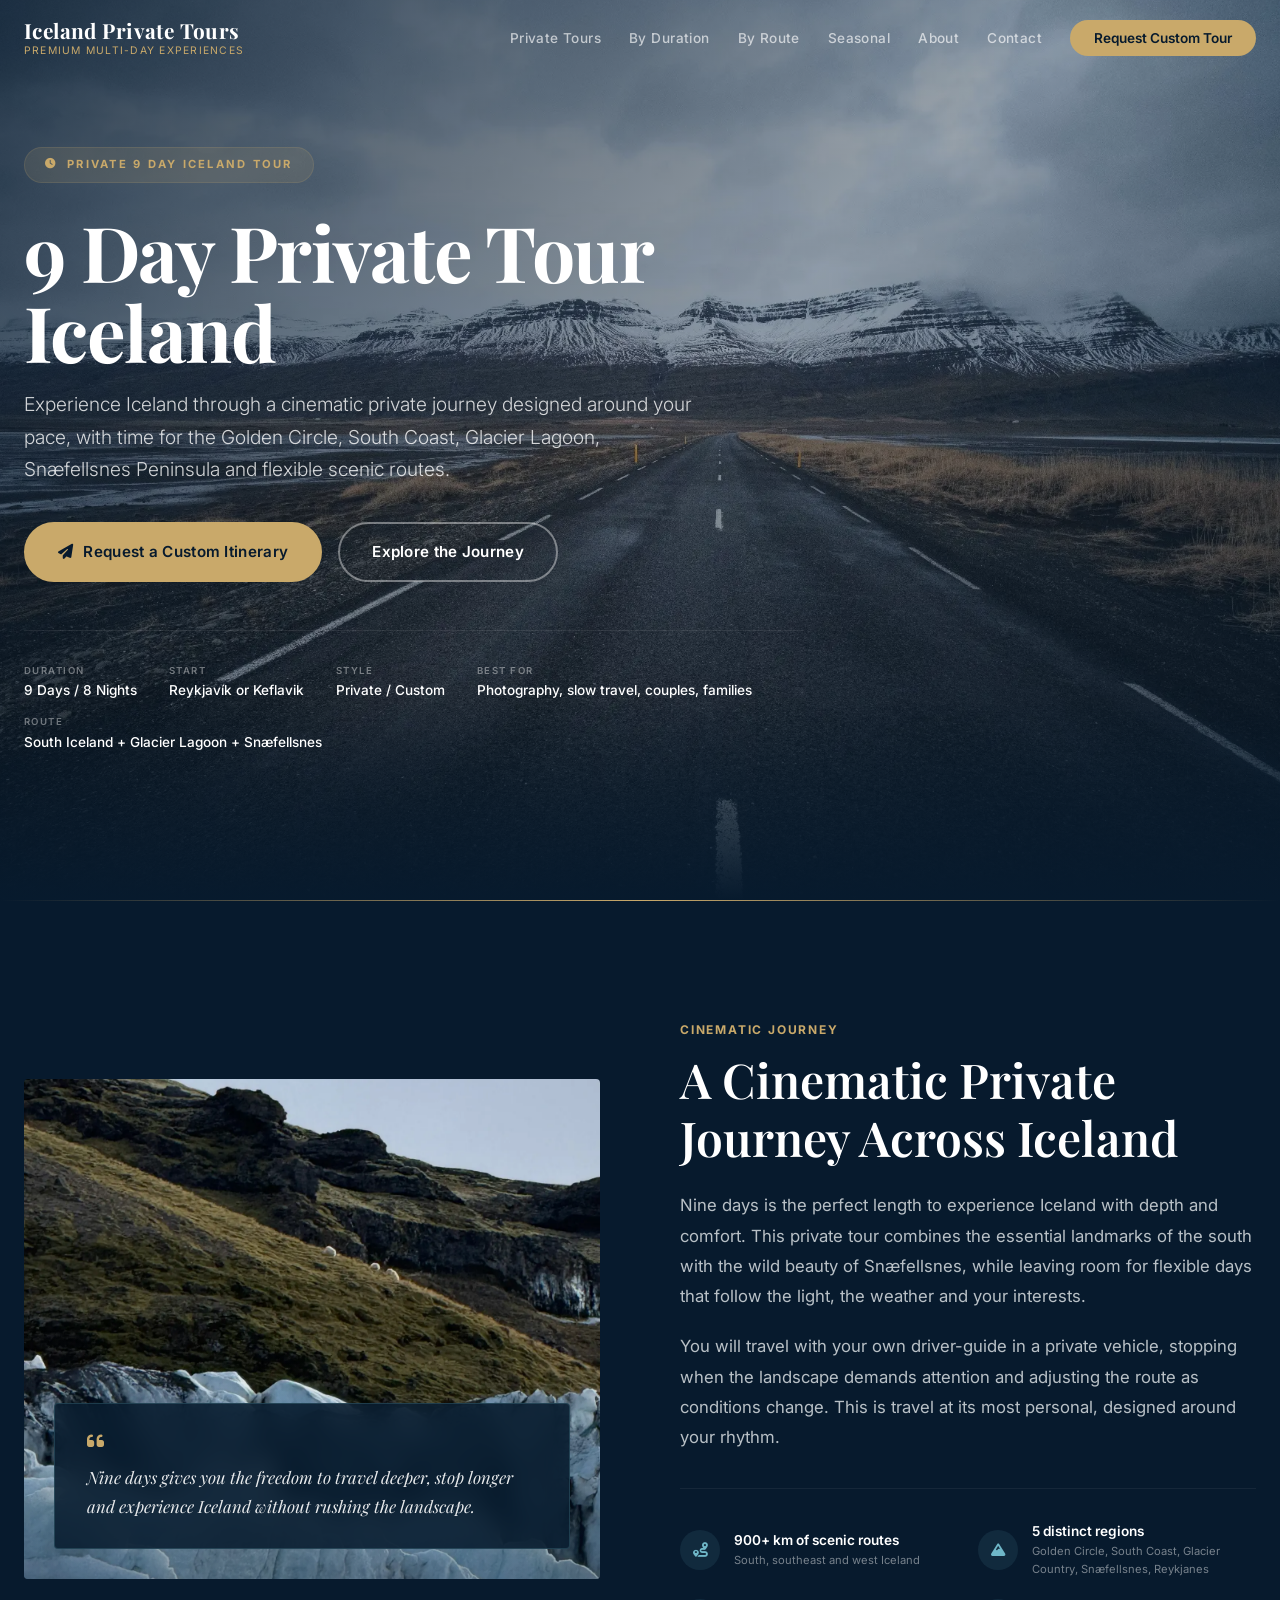
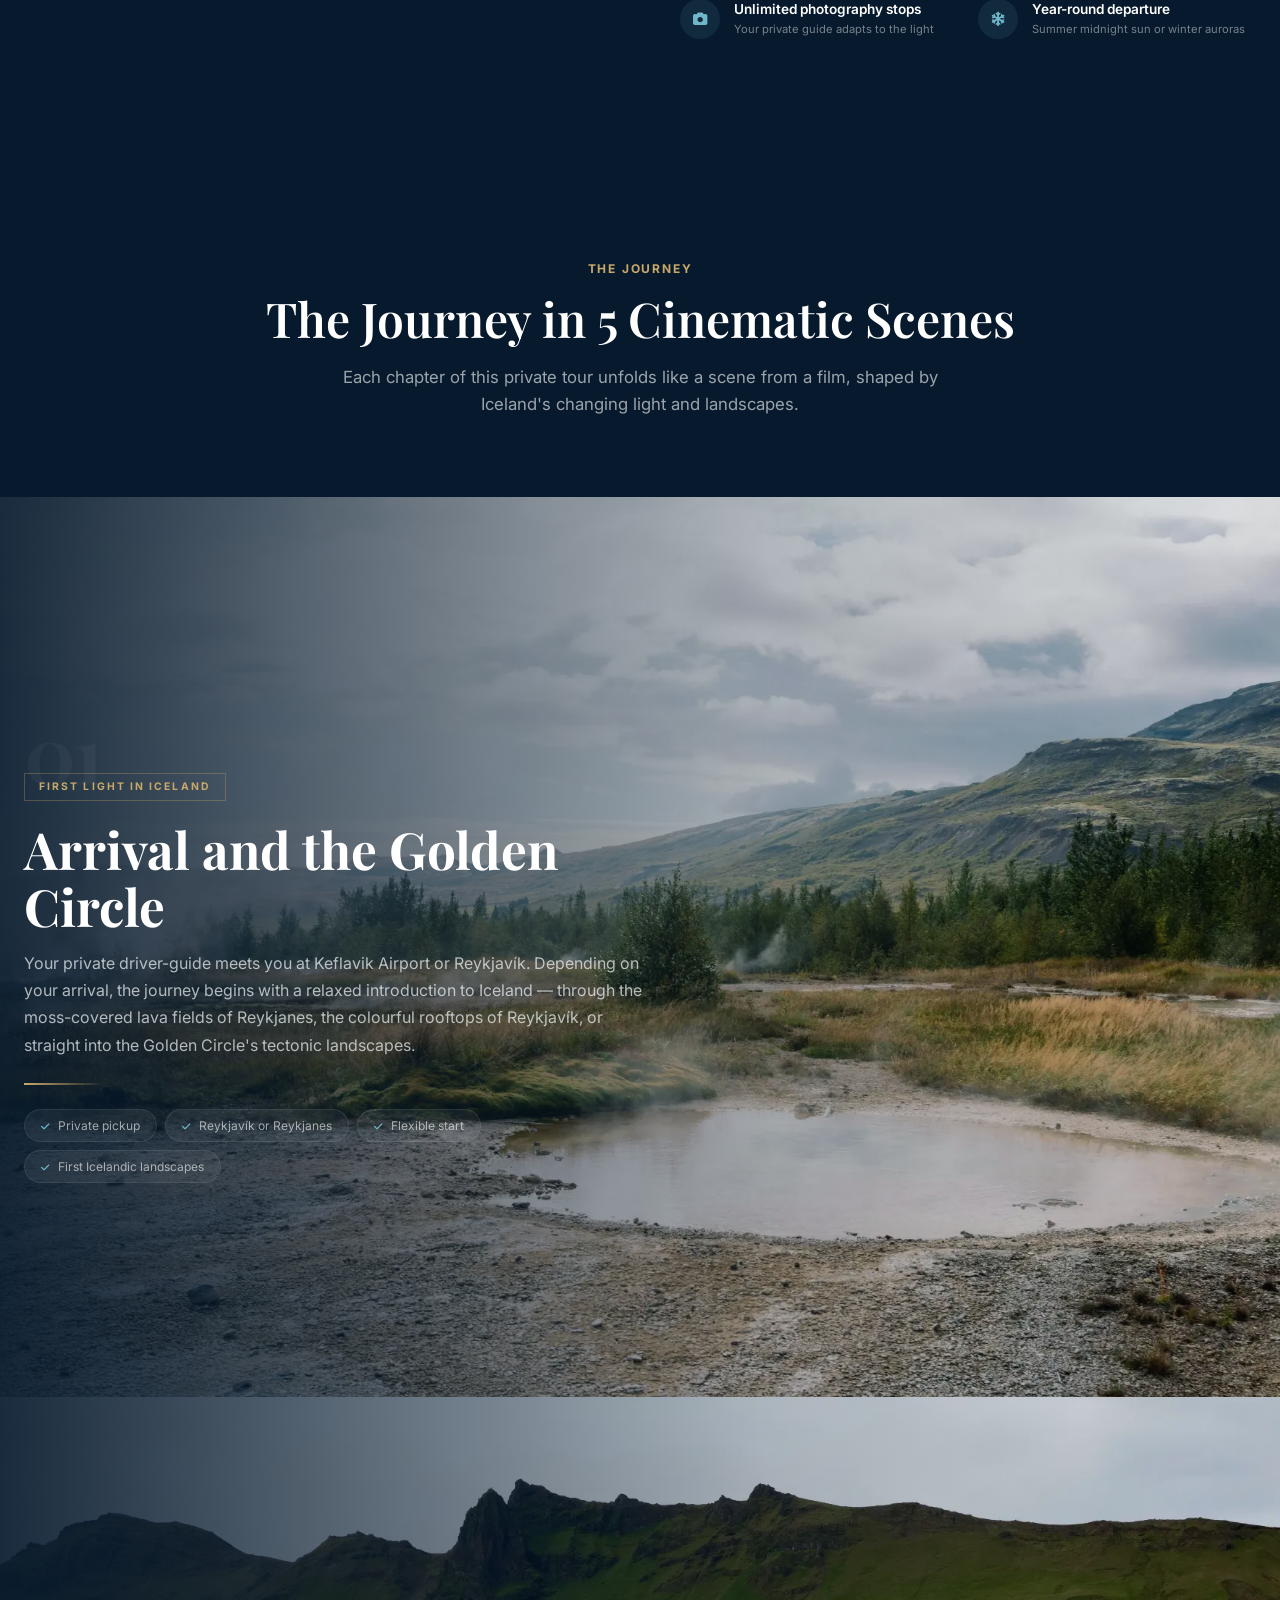
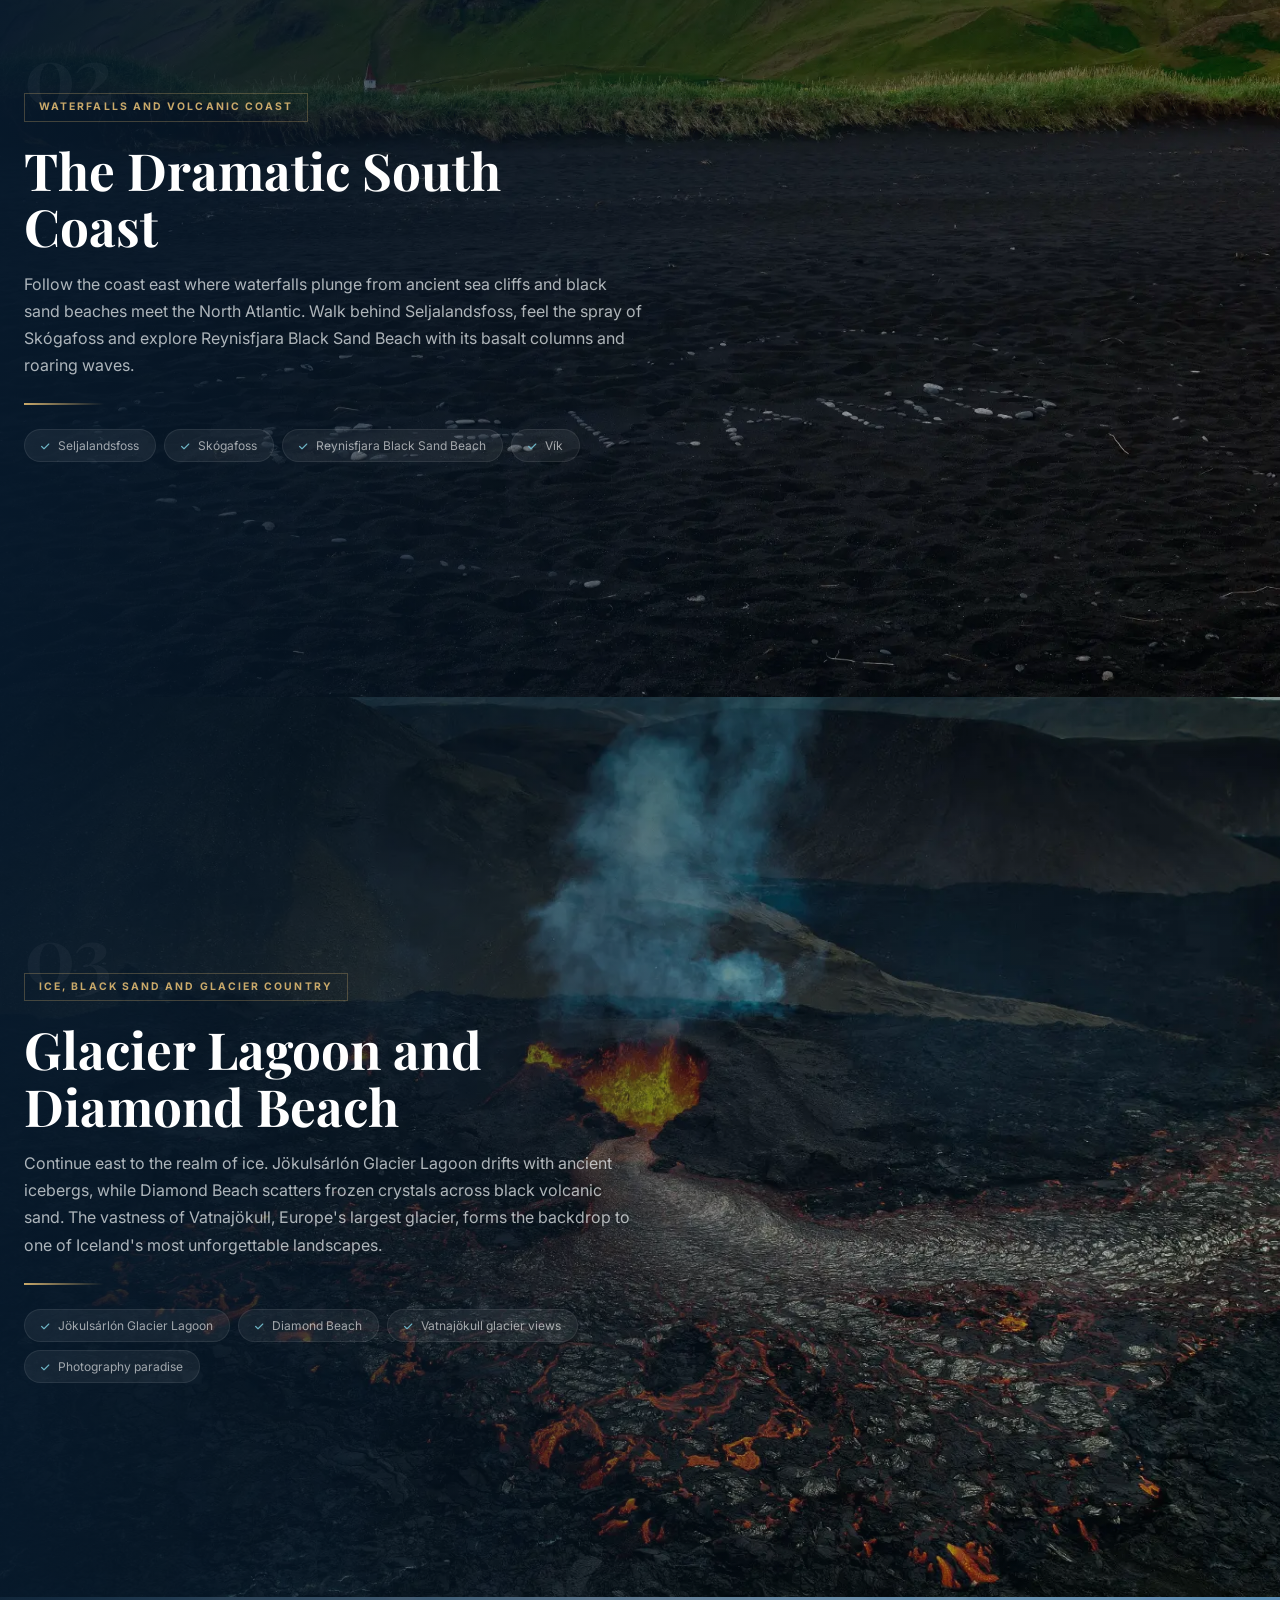
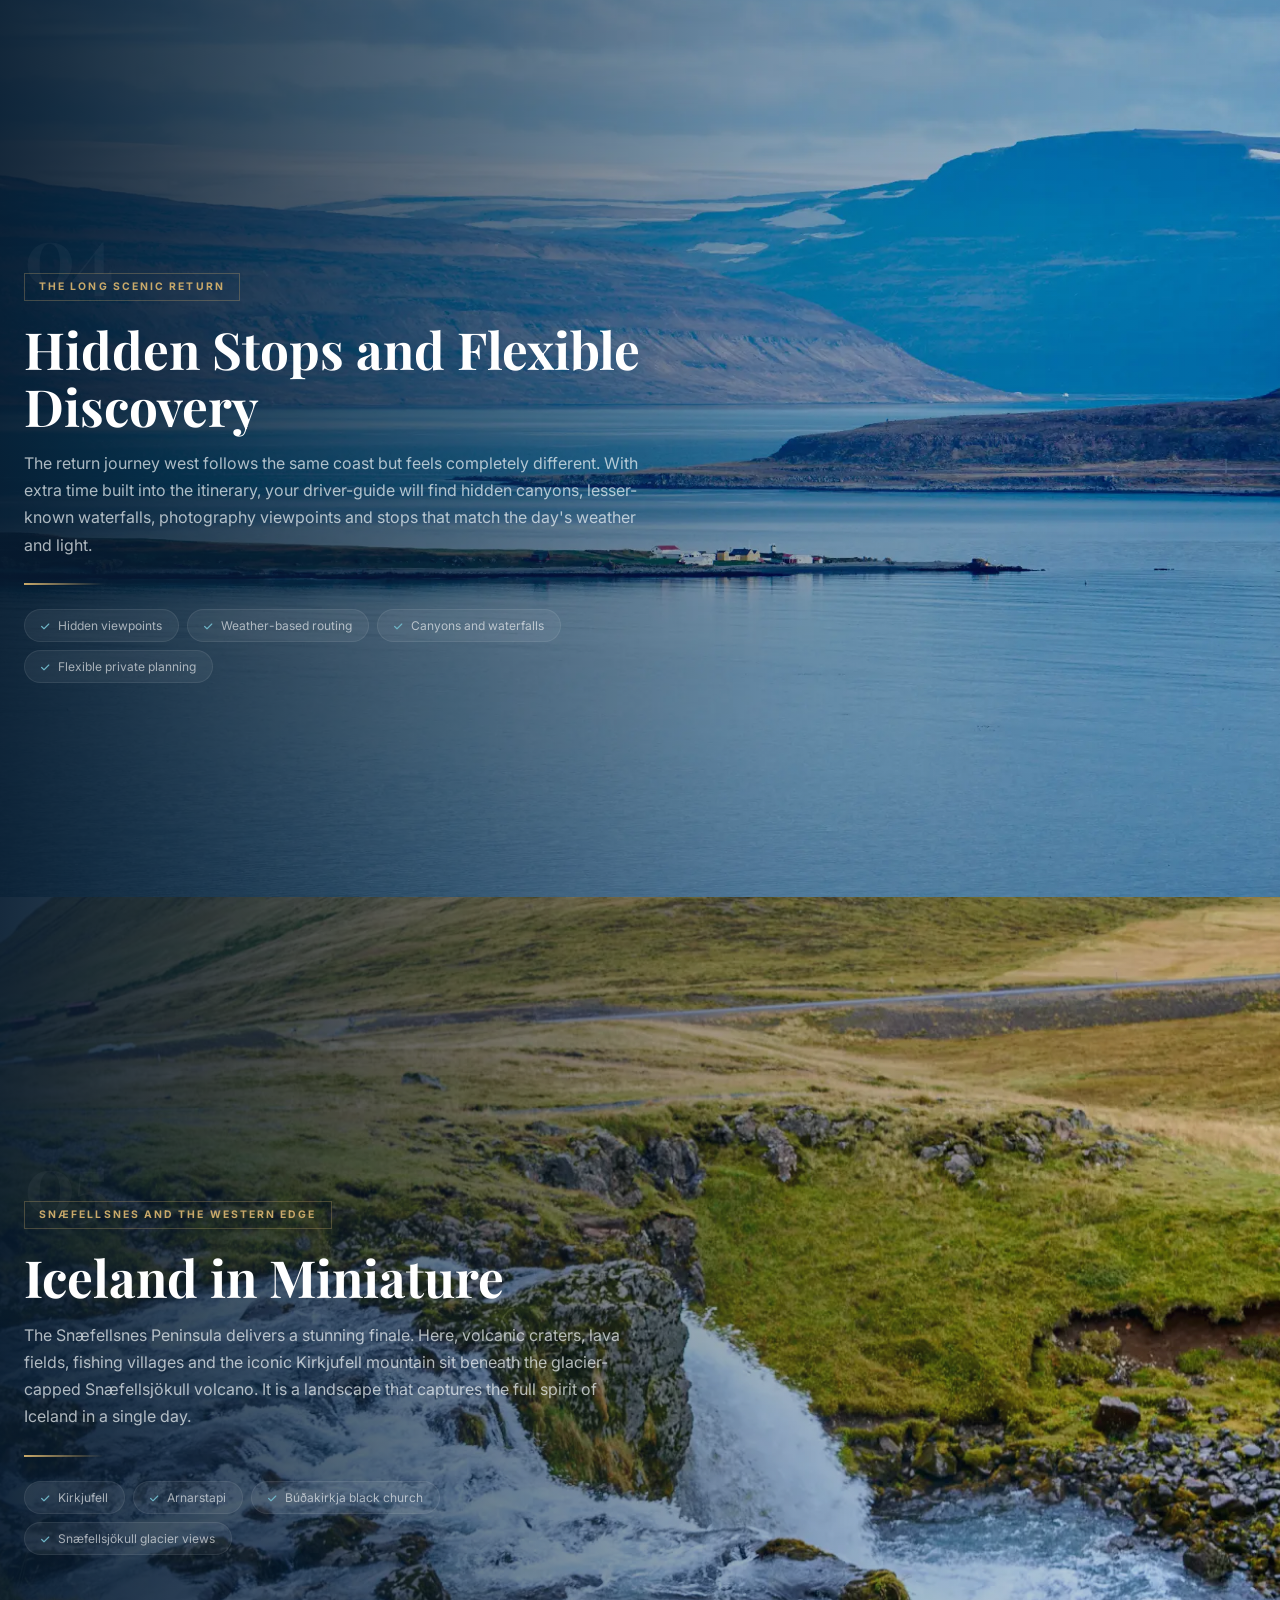
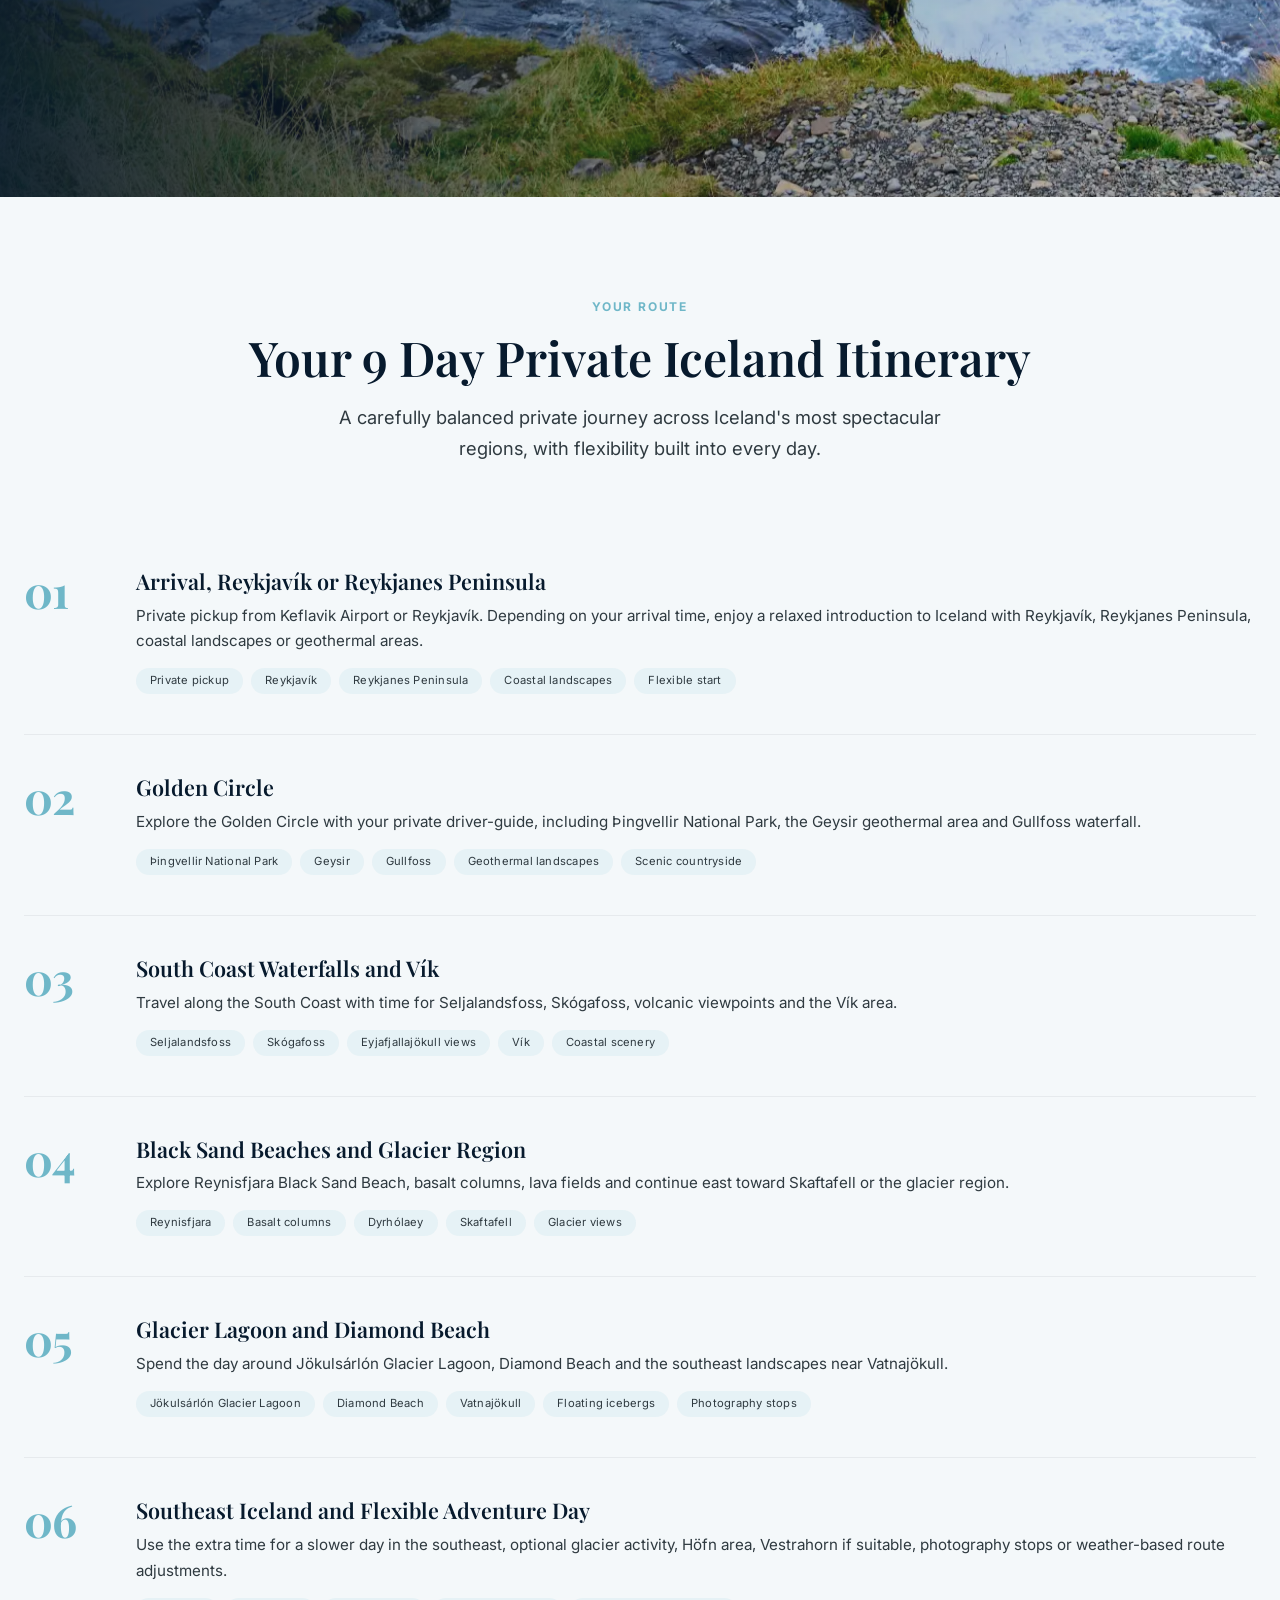
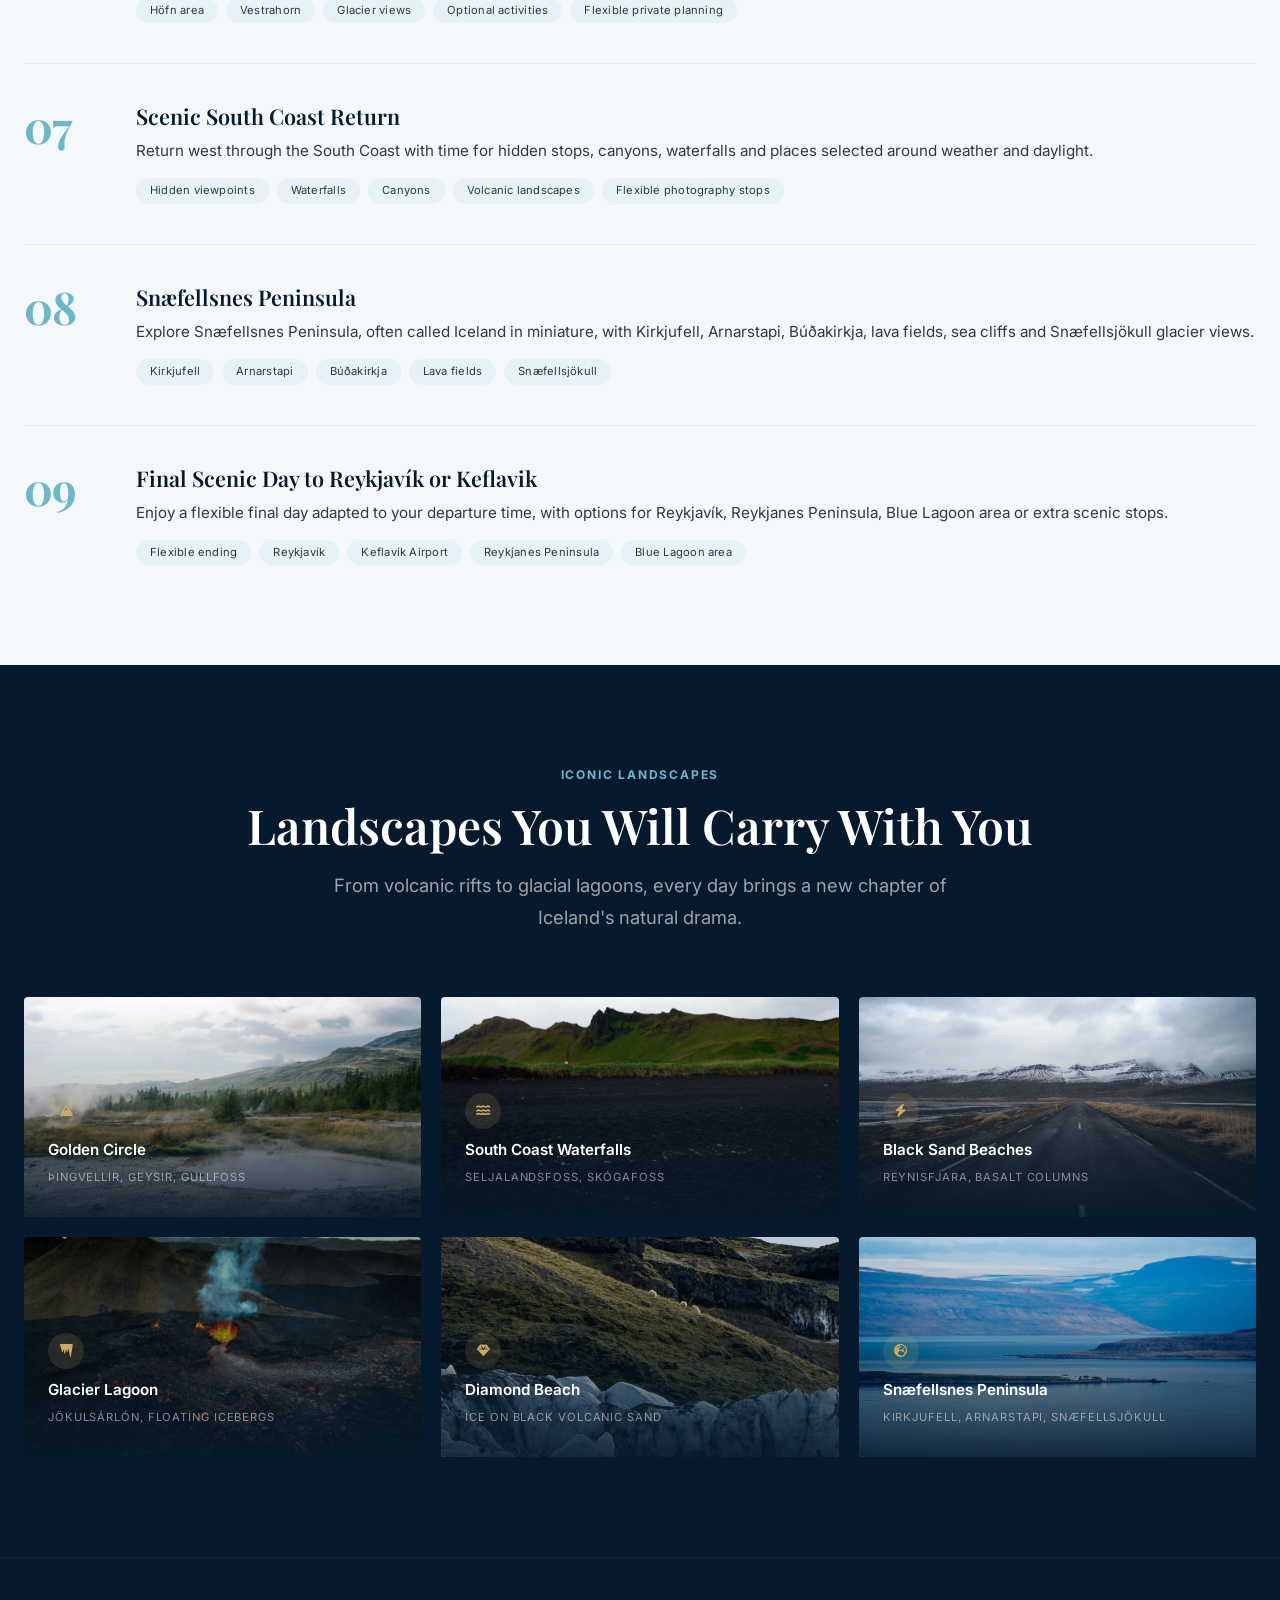
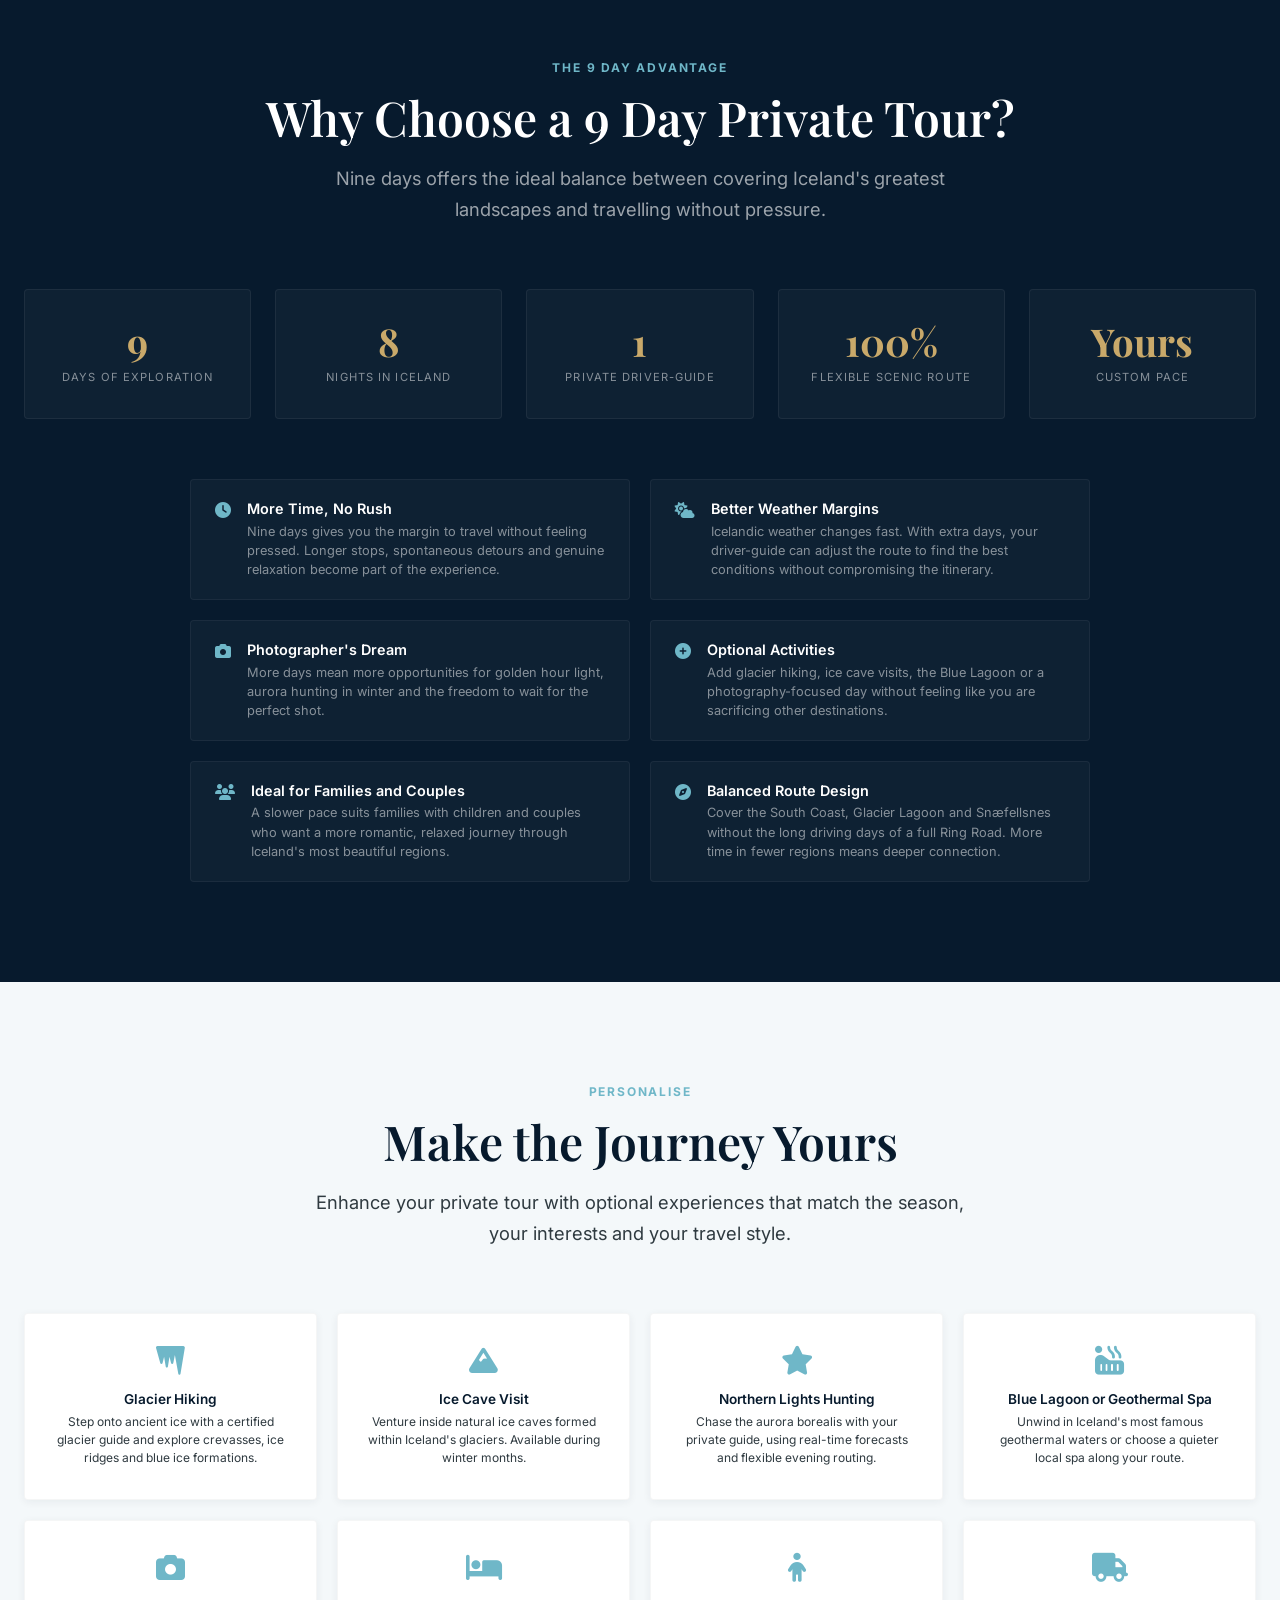
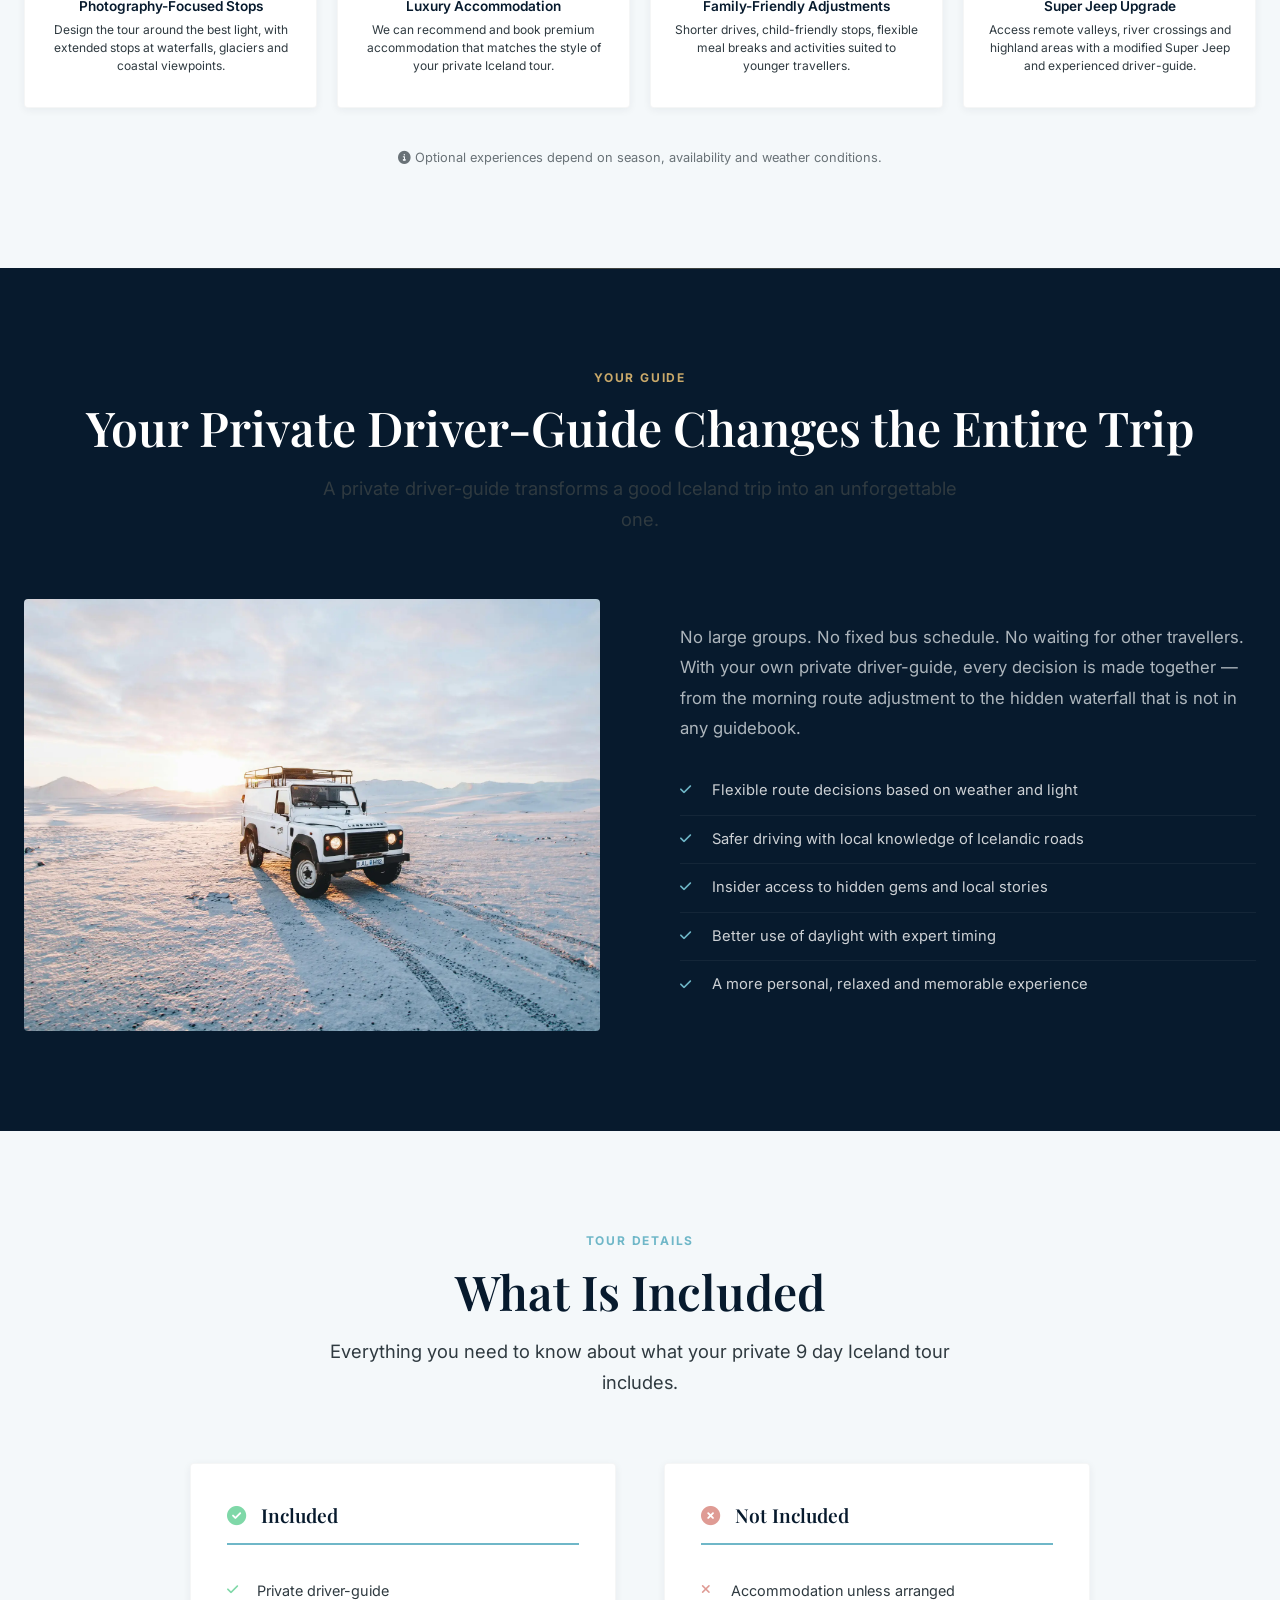
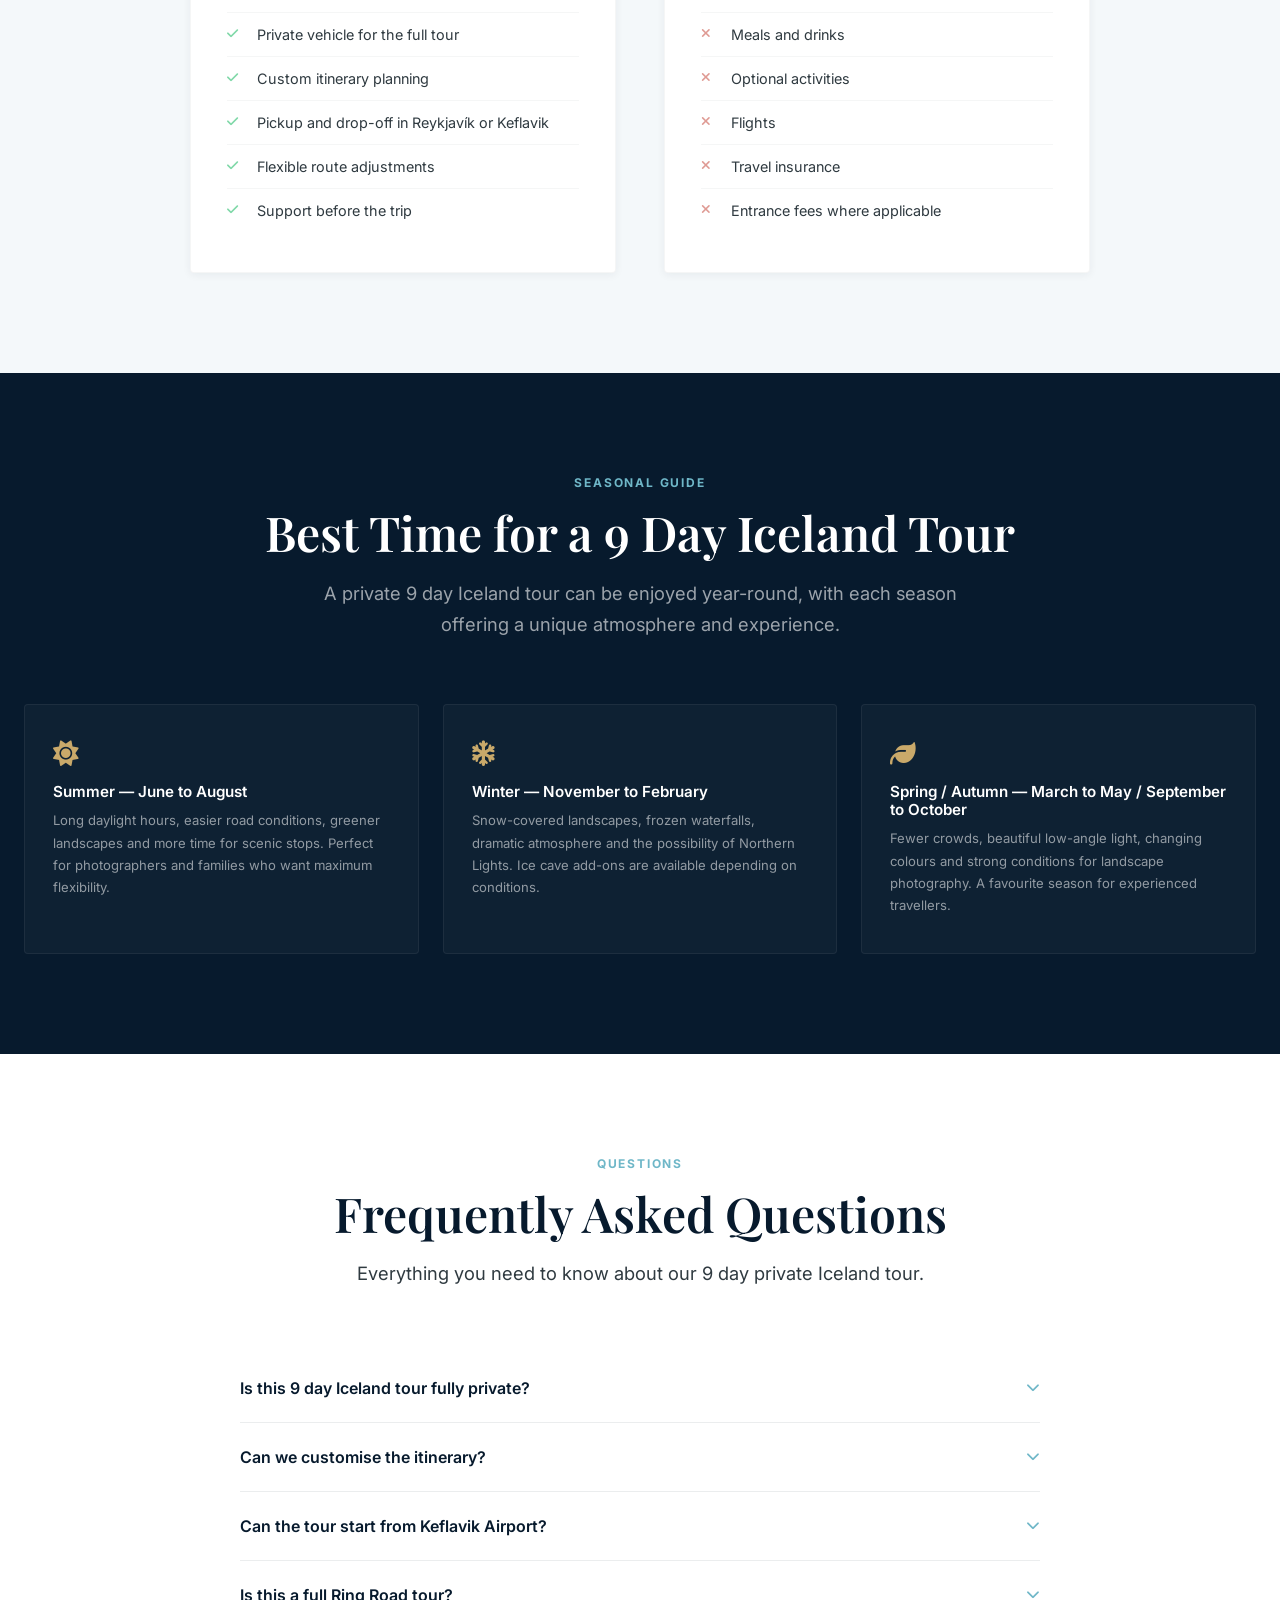
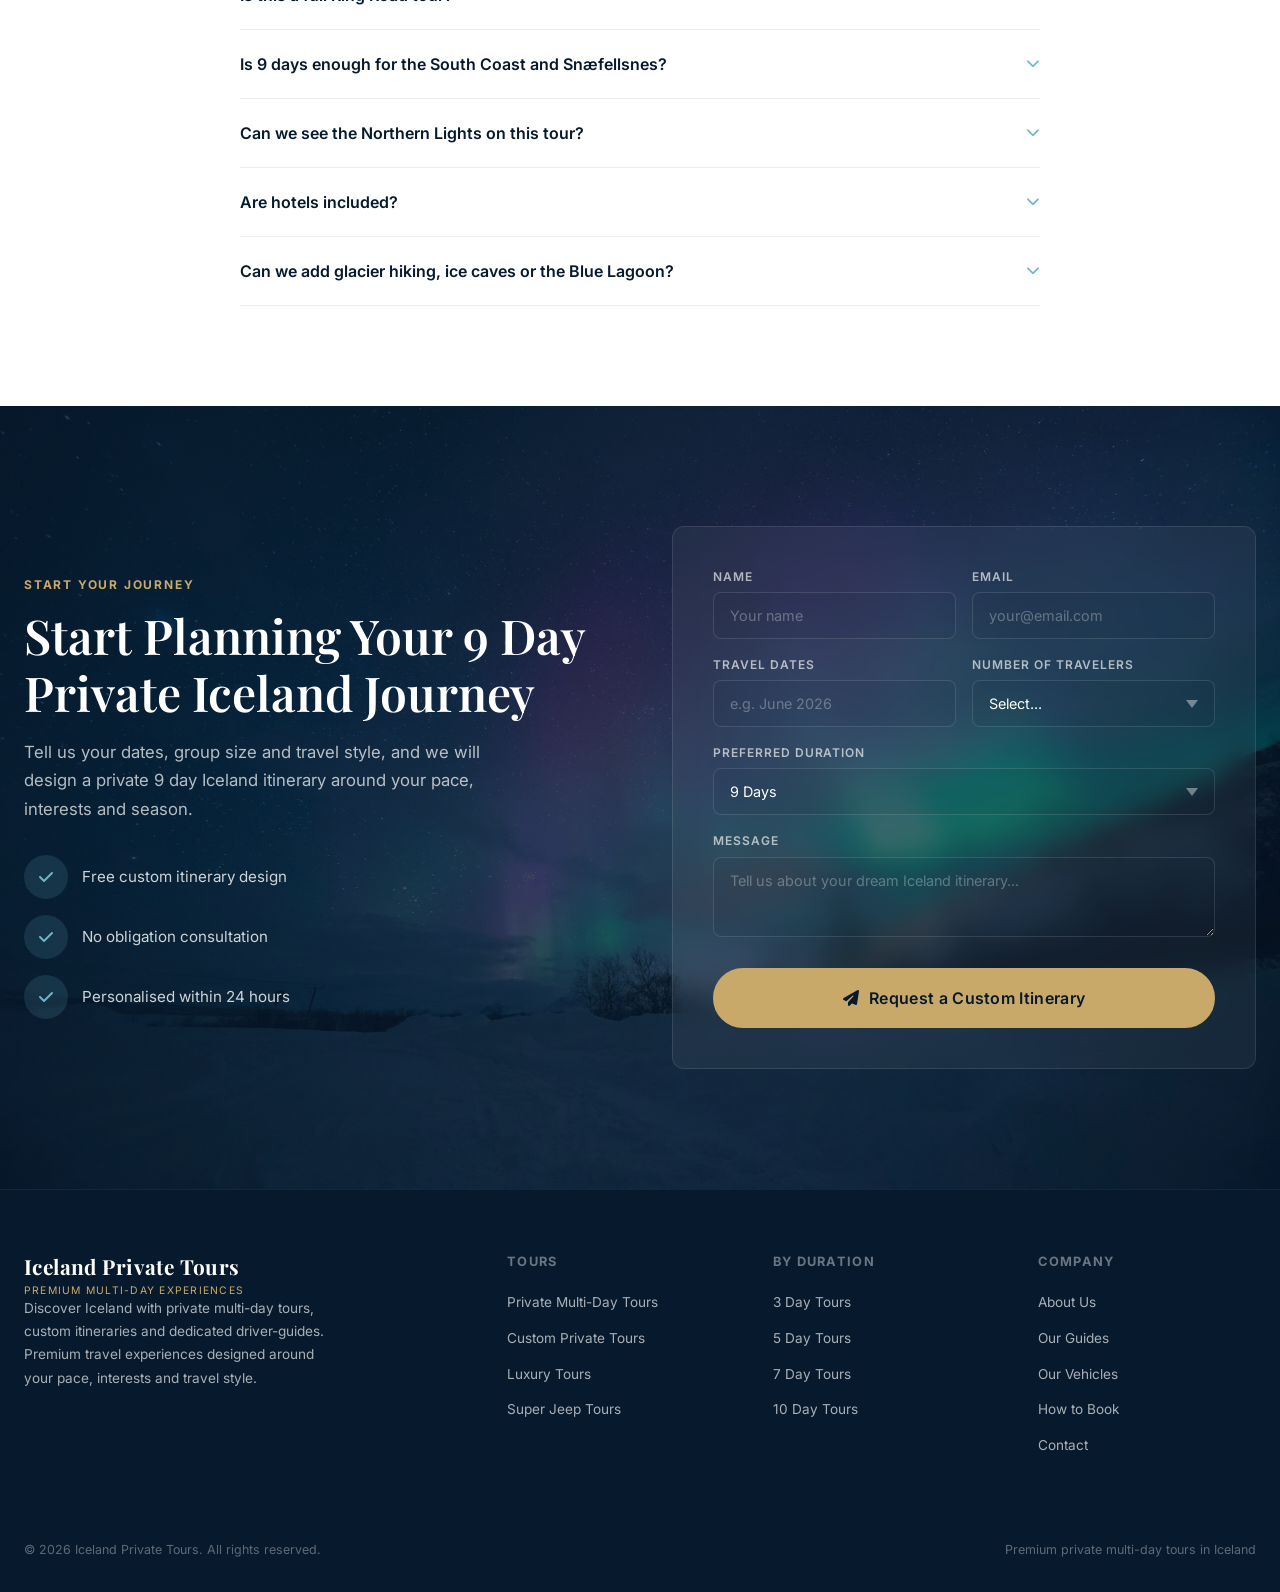
<file: pages/9-day-private-tour-iceland.html>
<!DOCTYPE html>
<html lang="en">

<head>
  <meta charset="UTF-8">
  <meta name="viewport" content="width=device-width, initial-scale=1.0">
  <title>9 Day Private Tour Iceland | Cinematic Private Iceland Journey</title>
  <meta name="description" content="Experience Iceland on a 9 day private tour with your own driver-guide, exploring the Golden Circle, South Coast, Glacier Lagoon, Snæfellsnes Peninsula and flexible scenic routes.">
  <link rel="preconnect" href="https://fonts.googleapis.com">
  <link rel="preconnect" href="https://fonts.gstatic.com" crossorigin>
  <link href="https://fonts.googleapis.com/css2?family=Playfair+Display:ital,wght@0,400;0,500;0,600;0,700;1,400&family=Inter:wght@300;400;500;600;700&display=swap" rel="stylesheet">
  <link rel="stylesheet" href="https://cdnjs.cloudflare.com/ajax/libs/font-awesome/6.5.1/css/all.min.css">
  <link rel="stylesheet" href="../assets/css/style.css">
  <link rel="stylesheet" href="../assets/css/style-day9.css">
</head>

<body>

  <!-- ==================== HEADER ==================== -->
  <header class="header" id="header">
    <div class="container">
      <a href="../index.html" class="logo"> Iceland Private Tours <span>Premium Multi-Day Experiences</span> </a>
      <nav class="nav">
        <ul class="nav-list" id="navList">
          <li><a href="../index.html#private-tours" class="nav-link">Private Tours</a></li>
          <li><a href="../index.html#duration" class="nav-link">By Duration</a></li>
          <li><a href="../index.html#route" class="nav-link">By Route</a></li>
          <li><a href="../index.html#seasonal" class="nav-link">Seasonal</a></li>
          <li><a href="#" class="nav-link">About</a></li>
          <li><a href="../index.html#contact" class="nav-link">Contact</a></li>
          <li><a href="../index.html#contact" class="nav-cta">Request Custom Tour</a></li>
        </ul>
        <button class="menu-toggle" id="menuToggle" aria-label="Menu"> <i class="fas fa-bars" aria-hidden="true"></i> </button>
      </nav>
    </div>
  </header>

  <main>

  <!-- ==================== CINEMATIC HERO ==================== -->
  <section class="page-hero">
    <img src="../assets/images/ring-road-private-tour-iceland.webp" alt="Scenic ring road winding through Iceland's dramatic countryside" class="page-hero-bg">
    <div class="page-hero-overlay"></div>
    <div class="container">
      <div class="hero-content">
        <span class="hero-eyebrow"><i class="fas fa-clock" aria-hidden="true"></i> Private 9 Day Iceland Tour</span>
        <h1>9 Day Private Tour Iceland</h1>
        <p class="hero-sub">Experience Iceland through a cinematic private journey designed around your pace, with time
          for the Golden Circle, South Coast, Glacier Lagoon, Snæfellsnes Peninsula and flexible scenic routes.</p>
        <div class="hero-actions">
          <a href="#contact" class="btn btn-primary"><i class="fas fa-paper-plane" aria-hidden="true"></i> Request a Custom Itinerary</a>
          <a href="#journey" class="btn btn-secondary">Explore the Journey</a>
        </div>
        <dl class="hero-stats">
          <div class="hero-stat">
            <dt class="hero-stat-label">Duration</dt>
            <dd class="hero-stat-value">9 Days / 8 Nights</dd>
          </div>
          <div class="hero-stat">
            <dt class="hero-stat-label">Start</dt>
            <dd class="hero-stat-value">Reykjavík or Keflavik</dd>
          </div>
          <div class="hero-stat">
            <dt class="hero-stat-label">Style</dt>
            <dd class="hero-stat-value">Private / Custom</dd>
          </div>
          <div class="hero-stat">
            <dt class="hero-stat-label">Best for</dt>
            <dd class="hero-stat-value">Photography, slow travel, couples, families</dd>
          </div>
          <div class="hero-stat">
            <dt class="hero-stat-label">Route</dt>
            <dd class="hero-stat-value">South Iceland + Glacier Lagoon + Snæfellsnes</dd>
          </div>
        </dl>
      </div>
    </div>
  </section>

  <!-- ==================== CINEMATIC OVERVIEW ==================== -->
  <section class="cinematic-overview" id="overview">
    <div class="container">
      <div class="overview-grid">
        <figure class="overview-image">
          <img src="../assets/images/private-multiday-tour-iceland.webp" alt="Private multi-day tour vehicle travelling through the Icelandic landscape" class="overview-image-photo">
          <blockquote class="overview-quote">
            <i class="fas fa-quote-left" aria-hidden="true"></i>
            <p>Nine days gives you the freedom to travel deeper, stop longer and experience Iceland without rushing the
              landscape.</p>
          </blockquote>
        </figure>
        <div class="overview-text">
          <span class="section-label">Cinematic Journey</span>
          <h2 class="section-title">A Cinematic Private Journey Across Iceland</h2>
          <p>Nine days is the perfect length to experience Iceland with depth and comfort. This private tour combines
            the essential landmarks of the south with the wild beauty of Snæfellsnes, while leaving room for flexible
            days that follow the light, the weather and your interests.</p>
          <p>You will travel with your own driver-guide in a private vehicle, stopping when the landscape demands
            attention and adjusting the route as conditions change. This is travel at its most personal, designed around
            your rhythm.</p>
          <ul class="overview-mini-stats">
            <li class="overview-mini-stat">
              <i class="fas fa-route" aria-hidden="true"></i>
              <div>
                <strong>900+ km of scenic routes</strong>
                <span>South, southeast and west Iceland</span>
              </div>
            </li>
            <li class="overview-mini-stat">
              <i class="fas fa-mountain" aria-hidden="true"></i>
              <div>
                <strong>5 distinct regions</strong>
                <span>Golden Circle, South Coast, Glacier Country, Snæfellsnes, Reykjanes</span>
              </div>
            </li>
            <li class="overview-mini-stat">
              <i class="fas fa-camera" aria-hidden="true"></i>
              <div>
                <strong>Unlimited photography stops</strong>
                <span>Your private guide adapts to the light</span>
              </div>
            </li>
            <li class="overview-mini-stat">
              <i class="fas fa-snowflake" aria-hidden="true"></i>
              <div>
                <strong>Year-round departure</strong>
                <span>Summer midnight sun or winter auroras</span>
              </div>
            </li>
          </ul>
        </div>
      </div>
    </div>
  </section>

  <!-- ==================== 5 CINEMATIC SCENES ==================== -->
  <section class="scenes-section" id="journey">
    <div class="container">
      <div class="scenes-header">
        <span class="section-label">The Journey</span>
        <h2 class="section-title">The Journey in 5 Cinematic Scenes</h2>
        <p>Each chapter of this private tour unfolds like a scene from a film, shaped by Iceland's changing light and
          landscapes.</p>
      </div>
    </div>

    <!-- Scene 01 -->
    <article class="scene-block">
      <img src="../assets/images/golden-circle-south-coast-private-tour.webp" alt="Arrival scenery and the Golden Circle's tectonic landscapes in Iceland" class="scene-bg">
      <div class="scene-overlay"></div>
      <div class="container">
        <div class="scene-content">
          <div class="scene-number">01</div>
          <span class="scene-label">First Light in Iceland</span>
          <h3>Arrival and the Golden Circle</h3>
          <p>Your private driver-guide meets you at Keflavik Airport or Reykjavík. Depending on your arrival, the
            journey begins with a relaxed introduction to Iceland — through the moss-covered lava fields of Reykjanes,
            the colourful rooftops of Reykjavík, or straight into the Golden Circle's tectonic landscapes.</p>
          <div class="scene-divider"></div>
          <ul class="scene-highlights">
            <li><i class="fas fa-check" aria-hidden="true"></i> Private pickup</li>
            <li><i class="fas fa-check" aria-hidden="true"></i> Reykjavík or Reykjanes</li>
            <li><i class="fas fa-check" aria-hidden="true"></i> Flexible start</li>
            <li><i class="fas fa-check" aria-hidden="true"></i> First Icelandic landscapes</li>
          </ul>
        </div>
      </div>
    </article>

    <!-- Scene 02 -->
    <article class="scene-block">
      <img src="../assets/images/south-coast-private-tour-iceland.webp" alt="South Coast waterfalls and volcanic coastline in Iceland" class="scene-bg">
      <div class="scene-overlay"></div>
      <div class="container">
        <div class="scene-content">
          <div class="scene-number">02</div>
          <span class="scene-label">Waterfalls and Volcanic Coast</span>
          <h3>The Dramatic South Coast</h3>
          <p>Follow the coast east where waterfalls plunge from ancient sea cliffs and black sand beaches meet the North
            Atlantic. Walk behind Seljalandsfoss, feel the spray of Skógafoss and explore Reynisfjara Black Sand Beach
            with its basalt columns and roaring waves.</p>
          <div class="scene-divider"></div>
          <ul class="scene-highlights">
            <li><i class="fas fa-check" aria-hidden="true"></i> Seljalandsfoss</li>
            <li><i class="fas fa-check" aria-hidden="true"></i> Skógafoss</li>
            <li><i class="fas fa-check" aria-hidden="true"></i> Reynisfjara Black Sand Beach</li>
            <li><i class="fas fa-check" aria-hidden="true"></i> Vík</li>
          </ul>
        </div>
      </div>
    </article>

    <!-- Scene 03 -->
    <article class="scene-block">
      <img src="../assets/images/8-day-private-tour-iceland.webp" alt="Jökulsárlón Glacier Lagoon with drifting icebergs in Iceland" class="scene-bg">
      <div class="scene-overlay"></div>
      <div class="container">
        <div class="scene-content">
          <div class="scene-number">03</div>
          <span class="scene-label">Ice, Black Sand and Glacier Country</span>
          <h3>Glacier Lagoon and Diamond Beach</h3>
          <p>Continue east to the realm of ice. Jökulsárlón Glacier Lagoon drifts with ancient icebergs, while Diamond
            Beach scatters frozen crystals across black volcanic sand. The vastness of Vatnajökull, Europe's largest
            glacier, forms the backdrop to one of Iceland's most unforgettable landscapes.</p>
          <div class="scene-divider"></div>
          <ul class="scene-highlights">
            <li><i class="fas fa-check" aria-hidden="true"></i> Jökulsárlón Glacier Lagoon</li>
            <li><i class="fas fa-check" aria-hidden="true"></i> Diamond Beach</li>
            <li><i class="fas fa-check" aria-hidden="true"></i> Vatnajökull glacier views</li>
            <li><i class="fas fa-check" aria-hidden="true"></i> Photography paradise</li>
          </ul>
        </div>
      </div>
    </article>

    <!-- Scene 04 -->
    <article class="scene-block">
      <img src="../assets/images/west-south-private-tour-iceland.webp" alt="Hidden canyons and waterfalls along Iceland's scenic return route" class="scene-bg">
      <div class="scene-overlay"></div>
      <div class="container">
        <div class="scene-content">
          <div class="scene-number">04</div>
          <span class="scene-label">The Long Scenic Return</span>
          <h3>Hidden Stops and Flexible Discovery</h3>
          <p>The return journey west follows the same coast but feels completely different. With extra time built into
            the itinerary, your driver-guide will find hidden canyons, lesser-known waterfalls, photography viewpoints
            and stops that match the day's weather and light.</p>
          <div class="scene-divider"></div>
          <ul class="scene-highlights">
            <li><i class="fas fa-check" aria-hidden="true"></i> Hidden viewpoints</li>
            <li><i class="fas fa-check" aria-hidden="true"></i> Weather-based routing</li>
            <li><i class="fas fa-check" aria-hidden="true"></i> Canyons and waterfalls</li>
            <li><i class="fas fa-check" aria-hidden="true"></i> Flexible private planning</li>
          </ul>
        </div>
      </div>
    </article>

    <!-- Scene 05 -->
    <article class="scene-block">
      <img src="../assets/images/7-day-snaefellsnes-private-tour.webp" alt="Kirkjufell mountain on the Snæfellsnes Peninsula in Iceland" class="scene-bg">
      <div class="scene-overlay"></div>
      <div class="container">
        <div class="scene-content">
          <div class="scene-number">05</div>
          <span class="scene-label">Snæfellsnes and the Western Edge</span>
          <h3>Iceland in Miniature</h3>
          <p>The Snæfellsnes Peninsula delivers a stunning finale. Here, volcanic craters, lava fields, fishing villages
            and the iconic Kirkjufell mountain sit beneath the glacier-capped Snæfellsjökull volcano. It is a landscape
            that captures the full spirit of Iceland in a single day.</p>
          <div class="scene-divider"></div>
          <ul class="scene-highlights">
            <li><i class="fas fa-check" aria-hidden="true"></i> Kirkjufell</li>
            <li><i class="fas fa-check" aria-hidden="true"></i> Arnarstapi</li>
            <li><i class="fas fa-check" aria-hidden="true"></i> Búðakirkja black church</li>
            <li><i class="fas fa-check" aria-hidden="true"></i> Snæfellsjökull glacier views</li>
          </ul>
        </div>
      </div>
    </article>
  </section>

  <!-- ==================== DETAILED 9 DAY ITINERARY ==================== -->
  <section class="itinerary-section" id="itinerary">
    <div class="container">
      <div class="section-header">
        <span class="section-label">Your Route</span>
        <h2 class="section-title">Your 9 Day Private Iceland Itinerary</h2>
        <p class="section-subtitle">A carefully balanced private journey across Iceland's most spectacular regions, with
          flexibility built into every day.</p>
      </div>

      <article class="itinerary-day">
        <div class="itinerary-number">01</div>
        <div>
          <h3>Arrival, Reykjavík or Reykjanes Peninsula</h3>
          <p>Private pickup from Keflavik Airport or Reykjavík. Depending on your arrival time, enjoy a relaxed
            introduction to Iceland with Reykjavík, Reykjanes Peninsula, coastal landscapes or geothermal areas.</p>
          <div class="itinerary-highlights">
            <span>Private pickup</span>
            <span>Reykjavík</span>
            <span>Reykjanes Peninsula</span>
            <span>Coastal landscapes</span>
            <span>Flexible start</span>
          </div>
        </div>
      </article>

      <article class="itinerary-day">
        <div class="itinerary-number">02</div>
        <div>
          <h3>Golden Circle</h3>
          <p>Explore the Golden Circle with your private driver-guide, including Þingvellir National Park, the Geysir
            geothermal area and Gullfoss waterfall.</p>
          <div class="itinerary-highlights">
            <span>Þingvellir National Park</span>
            <span>Geysir</span>
            <span>Gullfoss</span>
            <span>Geothermal landscapes</span>
            <span>Scenic countryside</span>
          </div>
        </div>
      </article>

      <article class="itinerary-day">
        <div class="itinerary-number">03</div>
        <div>
          <h3>South Coast Waterfalls and Vík</h3>
          <p>Travel along the South Coast with time for Seljalandsfoss, Skógafoss, volcanic viewpoints and the Vík area.
          </p>
          <div class="itinerary-highlights">
            <span>Seljalandsfoss</span>
            <span>Skógafoss</span>
            <span>Eyjafjallajökull views</span>
            <span>Vík</span>
            <span>Coastal scenery</span>
          </div>
        </div>
      </article>

      <article class="itinerary-day">
        <div class="itinerary-number">04</div>
        <div>
          <h3>Black Sand Beaches and Glacier Region</h3>
          <p>Explore Reynisfjara Black Sand Beach, basalt columns, lava fields and continue east toward Skaftafell or
            the glacier region.</p>
          <div class="itinerary-highlights">
            <span>Reynisfjara</span>
            <span>Basalt columns</span>
            <span>Dyrhólaey</span>
            <span>Skaftafell</span>
            <span>Glacier views</span>
          </div>
        </div>
      </article>

      <article class="itinerary-day">
        <div class="itinerary-number">05</div>
        <div>
          <h3>Glacier Lagoon and Diamond Beach</h3>
          <p>Spend the day around Jökulsárlón Glacier Lagoon, Diamond Beach and the southeast landscapes near
            Vatnajökull.</p>
          <div class="itinerary-highlights">
            <span>Jökulsárlón Glacier Lagoon</span>
            <span>Diamond Beach</span>
            <span>Vatnajökull</span>
            <span>Floating icebergs</span>
            <span>Photography stops</span>
          </div>
        </div>
      </article>

      <article class="itinerary-day">
        <div class="itinerary-number">06</div>
        <div>
          <h3>Southeast Iceland and Flexible Adventure Day</h3>
          <p>Use the extra time for a slower day in the southeast, optional glacier activity, Höfn area, Vestrahorn if
            suitable, photography stops or weather-based route adjustments.</p>
          <div class="itinerary-highlights">
            <span>Höfn area</span>
            <span>Vestrahorn</span>
            <span>Glacier views</span>
            <span>Optional activities</span>
            <span>Flexible private planning</span>
          </div>
        </div>
      </article>

      <article class="itinerary-day">
        <div class="itinerary-number">07</div>
        <div>
          <h3>Scenic South Coast Return</h3>
          <p>Return west through the South Coast with time for hidden stops, canyons, waterfalls and places selected
            around weather and daylight.</p>
          <div class="itinerary-highlights">
            <span>Hidden viewpoints</span>
            <span>Waterfalls</span>
            <span>Canyons</span>
            <span>Volcanic landscapes</span>
            <span>Flexible photography stops</span>
          </div>
        </div>
      </article>

      <article class="itinerary-day">
        <div class="itinerary-number">08</div>
        <div>
          <h3>Snæfellsnes Peninsula</h3>
          <p>Explore Snæfellsnes Peninsula, often called Iceland in miniature, with Kirkjufell, Arnarstapi, Búðakirkja,
            lava fields, sea cliffs and Snæfellsjökull glacier views.</p>
          <div class="itinerary-highlights">
            <span>Kirkjufell</span>
            <span>Arnarstapi</span>
            <span>Búðakirkja</span>
            <span>Lava fields</span>
            <span>Snæfellsjökull</span>
          </div>
        </div>
      </article>

      <article class="itinerary-day">
        <div class="itinerary-number">09</div>
        <div>
          <h3>Final Scenic Day to Reykjavík or Keflavik</h3>
          <p>Enjoy a flexible final day adapted to your departure time, with options for Reykjavík, Reykjanes Peninsula,
            Blue Lagoon area or extra scenic stops.</p>
          <div class="itinerary-highlights">
            <span>Flexible ending</span>
            <span>Reykjavík</span>
            <span>Keflavik Airport</span>
            <span>Reykjanes Peninsula</span>
            <span>Blue Lagoon area</span>
          </div>
        </div>
      </article>
    </div>
  </section>

  <!-- ==================== IMMERSIVE HIGHLIGHTS ==================== -->
  <section class="highlights-section" id="highlights">
    <div class="container">
      <div class="section-header">
        <span class="section-label">Iconic Landscapes</span>
        <h2 class="section-title">Landscapes You Will Carry With You</h2>
        <p class="section-subtitle">From volcanic rifts to glacial lagoons, every day brings a new chapter of Iceland's
          natural drama.</p>
      </div>
      <div class="highlights-grid">
        <article class="highlight-card">
          <img src="../assets/images/golden-circle-south-coast-private-tour.webp" alt="Golden Circle: Þingvellir, Geysir and Gullfoss" class="highlight-card-bg">
          <div class="highlight-card-overlay"></div>
          <div class="highlight-card-content">
            <div class="highlight-card-icon"><i class="fas fa-mountain" aria-hidden="true"></i></div>
            <h4>Golden Circle</h4>
            <span>Þingvellir, Geysir, Gullfoss</span>
          </div>
        </article>
        <article class="highlight-card">
          <img src="../assets/images/south-coast-private-tour-iceland.webp" alt="South Coast waterfalls: Seljalandsfoss and Skógafoss" class="highlight-card-bg">
          <div class="highlight-card-overlay"></div>
          <div class="highlight-card-content">
            <div class="highlight-card-icon"><i class="fas fa-water" aria-hidden="true"></i></div>
            <h4>South Coast Waterfalls</h4>
            <span>Seljalandsfoss, Skógafoss</span>
          </div>
        </article>
        <article class="highlight-card">
          <img src="../assets/images/ring-road-private-tour-iceland.webp" alt="Black sand beaches and basalt columns at Reynisfjara" class="highlight-card-bg">
          <div class="highlight-card-overlay"></div>
          <div class="highlight-card-content">
            <div class="highlight-card-icon"><i class="fas fa-bolt" aria-hidden="true"></i></div>
            <h4>Black Sand Beaches</h4>
            <span>Reynisfjara, basalt columns</span>
          </div>
        </article>
        <article class="highlight-card">
          <img src="../assets/images/8-day-private-tour-iceland.webp" alt="Jökulsárlón Glacier Lagoon with floating icebergs" class="highlight-card-bg">
          <div class="highlight-card-overlay"></div>
          <div class="highlight-card-content">
            <div class="highlight-card-icon"><i class="fas fa-icicles" aria-hidden="true"></i></div>
            <h4>Glacier Lagoon</h4>
            <span>Jökulsárlón, floating icebergs</span>
          </div>
        </article>
        <article class="highlight-card">
          <img src="../assets/images/private-multiday-tour-iceland.webp" alt="Diamond Beach ice on black volcanic sand" class="highlight-card-bg">
          <div class="highlight-card-overlay"></div>
          <div class="highlight-card-content">
            <div class="highlight-card-icon"><i class="fas fa-gem" aria-hidden="true"></i></div>
            <h4>Diamond Beach</h4>
            <span>Ice on black volcanic sand</span>
          </div>
        </article>
        <article class="highlight-card">
          <img src="../assets/images/west-south-private-tour-iceland.webp" alt="Snæfellsnes Peninsula: Kirkjufell and Arnarstapi" class="highlight-card-bg">
          <div class="highlight-card-overlay"></div>
          <div class="highlight-card-content">
            <div class="highlight-card-icon"><i class="fas fa-globe-europe" aria-hidden="true"></i></div>
            <h4>Snæfellsnes Peninsula</h4>
            <span>Kirkjufell, Arnarstapi, Snæfellsjökull</span>
          </div>
        </article>
      </div>
    </div>
  </section>

  <!-- ==================== WHY CHOOSE 9 DAYS ==================== -->
  <section class="why-section" id="custom">
    <div class="container">
      <div class="section-header">
        <span class="section-label">The 9 Day Advantage</span>
        <h2 class="section-title">Why Choose a 9 Day Private Tour?</h2>
        <p class="section-subtitle">Nine days offers the ideal balance between covering Iceland's greatest landscapes
          and travelling without pressure.</p>
      </div>

      <ul class="why-stats">
        <li class="why-stat">
          <span class="why-stat-number">9</span>
          <span class="why-stat-label">Days of exploration</span>
        </li>
        <li class="why-stat">
          <span class="why-stat-number">8</span>
          <span class="why-stat-label">Nights in Iceland</span>
        </li>
        <li class="why-stat">
          <span class="why-stat-number">1</span>
          <span class="why-stat-label">Private Driver-Guide</span>
        </li>
        <li class="why-stat">
          <span class="why-stat-number">100%</span>
          <span class="why-stat-label">Flexible Scenic Route</span>
        </li>
        <li class="why-stat">
          <span class="why-stat-number">Yours</span>
          <span class="why-stat-label">Custom Pace</span>
        </li>
      </ul>

      <ul class="why-reasons">
        <li class="why-reason">
          <i class="fas fa-clock" aria-hidden="true"></i>
          <div>
            <h4>More Time, No Rush</h4>
            <p>Nine days gives you the margin to travel without feeling pressed. Longer stops, spontaneous detours and
              genuine relaxation become part of the experience.</p>
          </div>
        </li>
        <li class="why-reason">
          <i class="fas fa-cloud-sun" aria-hidden="true"></i>
          <div>
            <h4>Better Weather Margins</h4>
            <p>Icelandic weather changes fast. With extra days, your driver-guide can adjust the route to find the best
              conditions without compromising the itinerary.</p>
          </div>
        </li>
        <li class="why-reason">
          <i class="fas fa-camera" aria-hidden="true"></i>
          <div>
            <h4>Photographer's Dream</h4>
            <p>More days mean more opportunities for golden hour light, aurora hunting in winter and the freedom to wait
              for the perfect shot.</p>
          </div>
        </li>
        <li class="why-reason">
          <i class="fas fa-plus-circle" aria-hidden="true"></i>
          <div>
            <h4>Optional Activities</h4>
            <p>Add glacier hiking, ice cave visits, the Blue Lagoon or a photography-focused day without feeling like
              you are sacrificing other destinations.</p>
          </div>
        </li>
        <li class="why-reason">
          <i class="fas fa-users" aria-hidden="true"></i>
          <div>
            <h4>Ideal for Families and Couples</h4>
            <p>A slower pace suits families with children and couples who want a more romantic, relaxed journey through
              Iceland's most beautiful regions.</p>
          </div>
        </li>
        <li class="why-reason">
          <i class="fas fa-compass" aria-hidden="true"></i>
          <div>
            <h4>Balanced Route Design</h4>
            <p>Cover the South Coast, Glacier Lagoon and Snæfellsnes without the long driving days of a full Ring Road.
              More time in fewer regions means deeper connection.</p>
          </div>
        </li>
      </ul>
    </div>
  </section>

  <!-- ==================== OPTIONAL EXPERIENCES ==================== -->
  <section class="experiences-section" id="experiences">
    <div class="container">
      <div class="section-header">
        <span class="section-label">Personalise</span>
        <h2 class="section-title">Make the Journey Yours</h2>
        <p class="section-subtitle">Enhance your private tour with optional experiences that match the season, your
          interests and your travel style.</p>
      </div>
      <div class="experiences-grid">
        <article class="experience-card">
          <i class="fas fa-icicles" aria-hidden="true"></i>
          <h4>Glacier Hiking</h4>
          <p>Step onto ancient ice with a certified glacier guide and explore crevasses, ice ridges and blue ice
            formations.</p>
        </article>
        <article class="experience-card">
          <i class="fas fa-mountain" aria-hidden="true"></i>
          <h4>Ice Cave Visit</h4>
          <p>Venture inside natural ice caves formed within Iceland's glaciers. Available during winter months.</p>
        </article>
        <article class="experience-card">
          <i class="fas fa-star" aria-hidden="true"></i>
          <h4>Northern Lights Hunting</h4>
          <p>Chase the aurora borealis with your private guide, using real-time forecasts and flexible evening routing.
          </p>
        </article>
        <article class="experience-card">
          <i class="fas fa-hot-tub" aria-hidden="true"></i>
          <h4>Blue Lagoon or Geothermal Spa</h4>
          <p>Unwind in Iceland's most famous geothermal waters or choose a quieter local spa along your route.</p>
        </article>
        <article class="experience-card">
          <i class="fas fa-camera" aria-hidden="true"></i>
          <h4>Photography-Focused Stops</h4>
          <p>Design the tour around the best light, with extended stops at waterfalls, glaciers and coastal viewpoints.
          </p>
        </article>
        <article class="experience-card">
          <i class="fas fa-bed" aria-hidden="true"></i>
          <h4>Luxury Accommodation</h4>
          <p>We can recommend and book premium accommodation that matches the style of your private Iceland tour.</p>
        </article>
        <article class="experience-card">
          <i class="fas fa-child" aria-hidden="true"></i>
          <h4>Family-Friendly Adjustments</h4>
          <p>Shorter drives, child-friendly stops, flexible meal breaks and activities suited to younger travellers.</p>
        </article>
        <article class="experience-card">
          <i class="fas fa-truck" aria-hidden="true"></i>
          <h4>Super Jeep Upgrade</h4>
          <p>Access remote valleys, river crossings and highland areas with a modified Super Jeep and experienced
            driver-guide.</p>
        </article>
      </div>
      <p class="exp-note"><i class="fas fa-info-circle" aria-hidden="true"></i> Optional experiences depend on season, availability and
        weather conditions.</p>
    </div>
  </section>

  <!-- ==================== PRIVATE DRIVER-GUIDE ==================== -->
  <section class="driver-guide-section">
    <div class="container">
      <div class="section-header">
        <span class="section-label section-label-gold">Your Guide</span>
        <h2 class="section-title">Your Private Driver-Guide Changes the Entire Trip</h2>
        <p class="section-subtitle">A private driver-guide transforms a good Iceland trip into an unforgettable one.</p>
      </div>
      <div class="driver-guide-grid">
        <img src="../assets/images/private-driver-guide-iceland.webp" alt="Private driver-guide with clients exploring the Icelandic landscape" class="driver-guide-image">
        <div class="driver-guide-text">
          <p>No large groups. No fixed bus schedule. No waiting for other travellers. With your own private
            driver-guide, every decision is made together — from the morning route adjustment to the hidden waterfall
            that is not in any guidebook.</p>
          <ul class="driver-guide-points">
            <li><i class="fas fa-check" aria-hidden="true"></i> Flexible route decisions based on weather and light</li>
            <li><i class="fas fa-check" aria-hidden="true"></i> Safer driving with local knowledge of Icelandic roads</li>
            <li><i class="fas fa-check" aria-hidden="true"></i> Insider access to hidden gems and local stories</li>
            <li><i class="fas fa-check" aria-hidden="true"></i> Better use of daylight with expert timing</li>
            <li><i class="fas fa-check" aria-hidden="true"></i> A more personal, relaxed and memorable experience</li>
          </ul>
        </div>
      </div>
    </div>
  </section>

  <!-- ==================== INCLUDED / NOT INCLUDED ==================== -->
  <section class="included-section">
    <div class="container">
      <div class="section-header">
        <span class="section-label">Tour Details</span>
        <h2 class="section-title">What Is Included</h2>
        <p class="section-subtitle">Everything you need to know about what your private 9 day Iceland tour includes.</p>
      </div>
      <div class="included-grid">
        <div class="included-col">
          <h3><i class="fas fa-check-circle icon-included" aria-hidden="true"></i> Included</h3>
          <ul>
            <li><i class="fas fa-check" aria-hidden="true"></i> Private driver-guide</li>
            <li><i class="fas fa-check" aria-hidden="true"></i> Private vehicle for the full tour</li>
            <li><i class="fas fa-check" aria-hidden="true"></i> Custom itinerary planning</li>
            <li><i class="fas fa-check" aria-hidden="true"></i> Pickup and drop-off in Reykjavík or Keflavik</li>
            <li><i class="fas fa-check" aria-hidden="true"></i> Flexible route adjustments</li>
            <li><i class="fas fa-check" aria-hidden="true"></i> Support before the trip</li>
          </ul>
        </div>
        <div class="included-col">
          <h3><i class="fas fa-times-circle icon-excluded" aria-hidden="true"></i> Not Included
          </h3>
          <ul>
            <li><i class="fas fa-times" aria-hidden="true"></i> Accommodation unless arranged</li>
            <li><i class="fas fa-times" aria-hidden="true"></i> Meals and drinks</li>
            <li><i class="fas fa-times" aria-hidden="true"></i> Optional activities</li>
            <li><i class="fas fa-times" aria-hidden="true"></i> Flights</li>
            <li><i class="fas fa-times" aria-hidden="true"></i> Travel insurance</li>
            <li><i class="fas fa-times" aria-hidden="true"></i> Entrance fees where applicable</li>
          </ul>
        </div>
      </div>
    </div>
  </section>

  <!-- ==================== BEST TIME ==================== -->
  <section class="best-time-section">
    <div class="container">
      <div class="section-header">
        <span class="section-label">Seasonal Guide</span>
        <h2 class="section-title">Best Time for a 9 Day Iceland Tour</h2>
        <p class="section-subtitle">A private 9 day Iceland tour can be enjoyed year-round, with each season offering a
          unique atmosphere and experience.</p>
      </div>
      <div class="season-cards">
        <article class="season-card">
          <i class="fas fa-sun" aria-hidden="true"></i>
          <h4>Summer — June to August</h4>
          <p>Long daylight hours, easier road conditions, greener landscapes and more time for scenic stops. Perfect for
            photographers and families who want maximum flexibility.</p>
        </article>
        <article class="season-card">
          <i class="fas fa-snowflake" aria-hidden="true"></i>
          <h4>Winter — November to February</h4>
          <p>Snow-covered landscapes, frozen waterfalls, dramatic atmosphere and the possibility of Northern Lights. Ice
            cave add-ons are available depending on conditions.</p>
        </article>
        <article class="season-card">
          <i class="fas fa-leaf" aria-hidden="true"></i>
          <h4>Spring / Autumn — March to May / September to October</h4>
          <p>Fewer crowds, beautiful low-angle light, changing colours and strong conditions for landscape photography.
            A favourite season for experienced travellers.</p>
        </article>
      </div>
    </div>
  </section>

  <!-- ==================== FAQ ==================== -->
  <section class="section section-white" id="faq">
    <div class="container">
      <div class="section-header">
        <span class="section-label">Questions</span>
        <h2 class="section-title">Frequently Asked Questions</h2>
        <p class="section-subtitle">Everything you need to know about our 9 day private Iceland tour.</p>
      </div>
      <div class="faq-list">
        <div class="faq-item">
          <button class="faq-question">
            Is this 9 day Iceland tour fully private?
            <i class="fas fa-chevron-down" aria-hidden="true"></i>
          </button>
          <div class="faq-answer">
            <p>Yes. This is a fully private tour designed exclusively for your group. You will not share your
              driver-guide, vehicle or itinerary with other travellers.</p>
          </div>
        </div>
        <div class="faq-item">
          <button class="faq-question">
            Can we customise the itinerary?
            <i class="fas fa-chevron-down" aria-hidden="true"></i>
          </button>
          <div class="faq-answer">
            <p>Absolutely. The itinerary is fully flexible and can be adjusted based on your travel dates, interests,
              pace, accommodation preferences and preferred destinations.</p>
          </div>
        </div>
        <div class="faq-item">
          <button class="faq-question">
            Can the tour start from Keflavik Airport?
            <i class="fas fa-chevron-down" aria-hidden="true"></i>
          </button>
          <div class="faq-answer">
            <p>Yes. The tour can begin directly from Keflavik Airport or from your accommodation in Reykjavík, depending
              on your arrival plans.</p>
          </div>
        </div>
        <div class="faq-item">
          <button class="faq-question">
            Is this a full Ring Road tour?
            <i class="fas fa-chevron-down" aria-hidden="true"></i>
          </button>
          <div class="faq-answer">
            <p>No. This tour focuses on South Iceland, the Glacier Lagoon region and the Snæfellsnes Peninsula, with
              flexible scenic days. It is not a full Ring Road itinerary but offers a deeper experience of Iceland's
              most iconic regions.</p>
          </div>
        </div>
        <div class="faq-item">
          <button class="faq-question">
            Is 9 days enough for the South Coast and Snæfellsnes?
            <i class="fas fa-chevron-down" aria-hidden="true"></i>
          </button>
          <div class="faq-answer">
            <p>Yes. Nine days provides an excellent balance, allowing you to explore the South Coast, Glacier Lagoon and
              Snæfellsnes without rushing, with additional flexibility for weather and spontaneous stops.</p>
          </div>
        </div>
        <div class="faq-item">
          <button class="faq-question">
            Can we see the Northern Lights on this tour?
            <i class="fas fa-chevron-down" aria-hidden="true"></i>
          </button>
          <div class="faq-answer">
            <p>Northern Lights sightings depend on solar activity, weather and cloud cover. However, a private tour
              allows flexibility to adjust evening plans when conditions are favourable for aurora viewing.</p>
          </div>
        </div>
        <div class="faq-item">
          <button class="faq-question">
            Are hotels included?
            <i class="fas fa-chevron-down" aria-hidden="true"></i>
          </button>
          <div class="faq-answer">
            <p>Accommodation is not automatically included, but we can recommend and arrange premium lodging that
              matches your travel style and preferences.</p>
          </div>
        </div>
        <div class="faq-item">
          <button class="faq-question">
            Can we add glacier hiking, ice caves or the Blue Lagoon?
            <i class="fas fa-chevron-down" aria-hidden="true"></i>
          </button>
          <div class="faq-answer">
            <p>Yes. Optional experiences such as glacier hiking, ice cave visits, the Blue Lagoon and other activities
              can be added depending on the season and your interests.</p>
          </div>
        </div>
      </div>
    </div>
  </section>

  <!-- ==================== FINAL CTA ==================== -->
  <section class="final-cta" id="contact">
    <div class="final-cta-bg"></div>
    <div class="final-cta-overlay"></div>
    <div class="container">
      <div class="final-cta-content">
        <div class="final-cta-text">
          <span class="section-label section-label-gold">Start Your Journey</span>
          <h2 class="section-title">Start Planning Your 9 Day Private Iceland Journey</h2>
          <p>Tell us your dates, group size and travel style, and we will design a private 9 day Iceland itinerary
            around your pace, interests and season.</p>
          <ul class="cta-checklist">
            <li class="cta-checklist-item">
              <span class="cta-checklist-icon"><i class="fas fa-check" aria-hidden="true"></i></span>
              <span class="cta-checklist-text">Free custom itinerary design</span>
            </li>
            <li class="cta-checklist-item">
              <span class="cta-checklist-icon"><i class="fas fa-check" aria-hidden="true"></i></span>
              <span class="cta-checklist-text">No obligation consultation</span>
            </li>
            <li class="cta-checklist-item">
              <span class="cta-checklist-icon"><i class="fas fa-check" aria-hidden="true"></i></span>
              <span class="cta-checklist-text">Personalised within 24 hours</span>
            </li>
          </ul>
        </div>
        <form class="cta-form">
          <div class="form-row">
            <div class="form-group">
              <label for="name">Name</label>
              <input type="text" id="name" placeholder="Your name" required>
            </div>
            <div class="form-group">
              <label for="email">Email</label>
              <input type="email" id="email" placeholder="your@email.com" required>
            </div>
          </div>
          <div class="form-row">
            <div class="form-group">
              <label for="dates">Travel Dates</label>
              <input type="text" id="dates" placeholder="e.g. June 2026">
            </div>
            <div class="form-group">
              <label for="travelers">Number of Travelers</label>
              <select id="travelers">
                <option value="">Select...</option>
                <option value="1">1</option>
                <option value="2">2</option>
                <option value="3">3</option>
                <option value="4">4</option>
                <option value="5">5</option>
                <option value="6">6</option>
                <option value="7">7+</option>
              </select>
            </div>
          </div>
          <div class="form-group">
            <label for="duration">Preferred Duration</label>
            <select id="duration">
              <option value="">Select...</option>
              <option value="3">3 Days</option>
              <option value="4">4 Days</option>
              <option value="5">5 Days</option>
              <option value="6">6 Days</option>
              <option value="7">7 Days</option>
              <option value="8">8 Days</option>
              <option value="9" selected>9 Days</option>
              <option value="10">10 Days</option>
              <option value="12">12 Days</option>
              <option value="14">14 Days</option>
            </select>
          </div>
          <div class="form-group">
            <label for="message">Message</label>
            <textarea id="message" placeholder="Tell us about your dream Iceland itinerary..."></textarea>
          </div>
          <button type="submit" class="btn btn-primary"><i class="fas fa-paper-plane" aria-hidden="true"></i> Request a Custom
            Itinerary</button>
        </form>
      </div>
    </div>
  </section>

  </main>

  <!-- ==================== FOOTER ==================== -->
  <footer class="footer" aria-label="Site footer">
			<div class="container">
				<div class="footer-grid">
					<div class="footer-brand">
						<a href="/" class="logo"> Iceland Private Tours <span>Premium Multi-Day Experiences</span> </a>
						<p>
							Discover Iceland with private multi-day tours, custom itineraries
							and dedicated driver-guides. Premium travel experiences designed
							around your pace, interests and travel style.
						</p>
					</div>
					<nav aria-labelledby="footer-tours-heading">
						<h2 class="footer-heading" id="footer-tours-heading">Tours</h2>
						<ul class="footer-links">
							<li><a href="#contact">Private Multi-Day Tours</a></li>
							<li><a href="#contact">Custom Private Tours</a></li>
							<li><a href="#contact">Luxury Tours</a></li>
							<li><a href="#contact">Super Jeep Tours</a></li>
						</ul>
					</nav>
					<nav aria-labelledby="footer-duration-heading">
						<h2 class="footer-heading" id="footer-duration-heading"> By Duration </h2>
						<ul class="footer-links">
							<li> <a href="pages/3-day-private-tour-iceland.html">3 Day Tours</a> </li>
							<li> <a href="pages/5-day-private-tour-iceland.html">5 Day Tours</a> </li>
							<li> <a href="pages/7-day-private-tour-iceland.html">7 Day Tours</a> </li>
							<li> <a href="pages/10-day-private-tour-iceland.html">10 Day Tours</a> </li>
						</ul>
					</nav>
					<nav aria-labelledby="footer-company-heading">
						<h2 class="footer-heading" id="footer-company-heading">Company</h2>
						<ul class="footer-links">
							<li><a href="#contact">About Us</a></li>
							<li><a href="#contact">Our Guides</a></li>
							<li><a href="#contact">Our Vehicles</a></li>
							<li><a href="#contact">How to Book</a></li>
							<li><a href="#contact">Contact</a></li>
						</ul>
					</nav>
				</div>
				<div class="footer-bottom">
					<p>&copy; 2026 Iceland Private Tours. All rights reserved.</p>
					<p>Premium private multi-day tours in Iceland</p>
				</div>
			</div>
		</footer>

  <script src="../assets/js/main.js"></script>
</body>

</html>
</file>
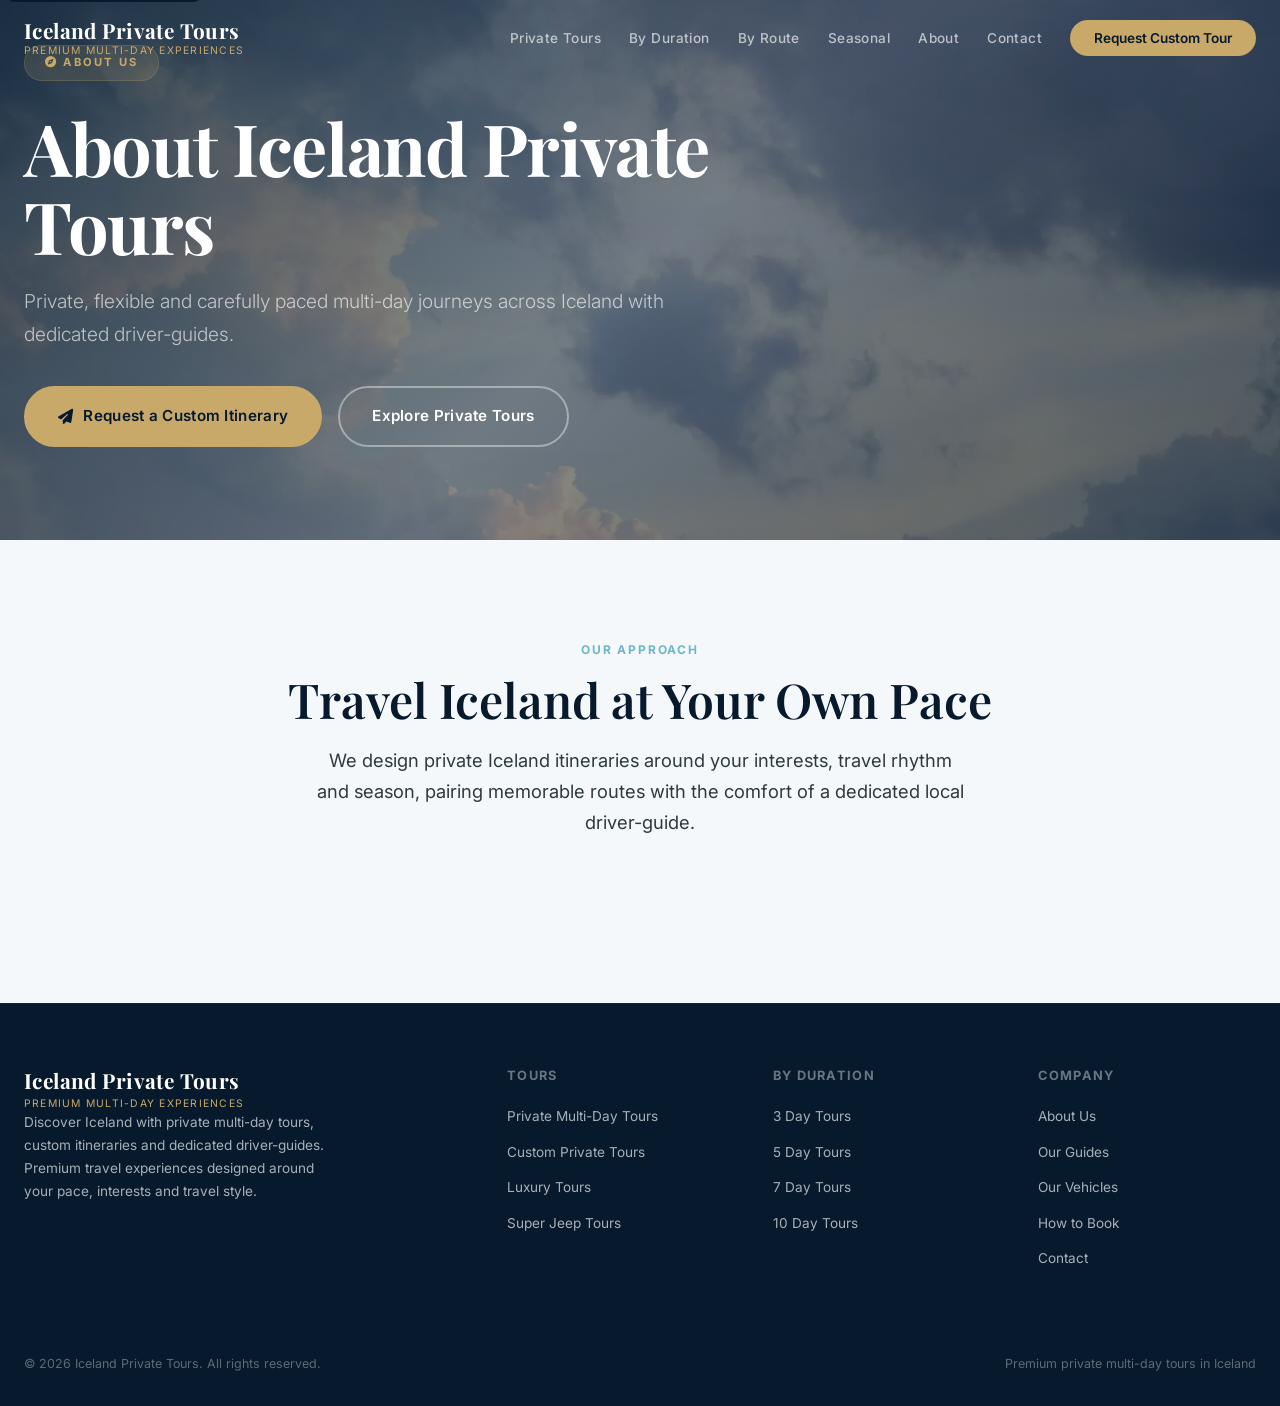
<file: pages/about.html>
<!DOCTYPE html>
<html lang="en">

<head>
  <meta charset="UTF-8">
  <meta name="viewport" content="width=device-width, initial-scale=1.0">
  <title>About Iceland Private Tours | Private Driver-Guided Travel</title>
  <meta name="description"
    content="Learn about Iceland Private Tours, premium private multi-day travel experiences with custom itineraries and dedicated driver-guides.">
  <link rel="preconnect" href="https://fonts.googleapis.com">
  <link rel="preconnect" href="https://fonts.gstatic.com" crossorigin>
  <link href="https://fonts.googleapis.com/css2?family=Playfair+Display:ital,wght@0,400;0,500;0,600;0,700;1,400&family=Inter:wght@300;400;500;600;700&display=swap" rel="stylesheet">
  <link rel="stylesheet" href="https://cdnjs.cloudflare.com/ajax/libs/font-awesome/6.5.1/css/all.min.css">
  <link rel="stylesheet" href="../assets/css/style.css">
</head>

<body>

  <!-- ==================== HEADER ==================== -->
  <a class="skip-link" href="#main-content">Skip to main content</a>
  <!-- ==================== HEADER ==================== -->
  <header class="header" id="header">
    <div class="container">
      <a href="../index.html" class="logo">
        Iceland Private Tours
        <span>Premium Multi-Day Experiences</span>
      </a>
      <nav class="nav" aria-label="Main navigation">
        <ul class="nav-list" id="navList">
          <li><a href="../index.html#private-tours" class="nav-link">Private Tours</a></li>
          <li><a href="../index.html#duration" class="nav-link">By Duration</a></li>
          <li><a href="../index.html#route" class="nav-link">By Route</a></li>
          <li><a href="../index.html#seasonal" class="nav-link">Seasonal</a></li>
          <li><a href="pages/about.html" class="nav-link">About</a></li>
          <li><a href="../index.html#contact" class="nav-link">Contact</a></li>
          <li><a href="../index.html#contact" class="nav-cta">Request Custom Tour</a></li>
        </ul>
        <button class="menu-toggle" id="menuToggle" aria-label="Toggle navigation menu" aria-expanded="false"
          aria-controls="navList">
          <i class="fas fa-bars" aria-hidden="true"></i>
        </button>
      </nav>
    </div>
  </header>

  <main id="main-content">

    <!-- ==================== PAGE HERO ==================== -->
    <section class="hero" style="min-height: 60vh;">
      <div class="hero-bg"></div>
      <div class="hero-overlay"></div>
      <div class="hero-pattern"></div>
      <div class="container">
        <div class="hero-content">
          <span class="hero-tag"><i class="fas fa-compass"></i> About Us</span>
          <h1>About Iceland Private Tours</h1>
          <p>Private, flexible and carefully paced multi-day journeys across Iceland with dedicated driver-guides.</p>
          <div class="hero-actions">
            <a href="../index.html#contact" class="btn btn-primary"><i class="fas fa-paper-plane"></i> Request a Custom
              Itinerary</a>
            <a href="../index.html#private-tours" class="btn btn-secondary">Explore Private Tours</a>
          </div>
        </div>
      </div>
    </section>

    <!-- ==================== ABOUT CONTENT ==================== -->
    <section class="section">
      <div class="container">
        <header class="section-header">
          <span class="section-label">Our Approach</span>
          <h2 class="section-title">Travel Iceland at Your Own Pace</h2>
          <p class="section-subtitle">We design private Iceland itineraries around your interests, travel rhythm and
            season, pairing memorable routes with the comfort of a dedicated local driver-guide.</p>
        </header>
      </div>
    </section>

    <!-- ==================== FOOTER ==================== -->
    <footer class="footer" aria-label="Site footer">
      <div class="container">
        <div class="footer-grid">
          <div class="footer-brand">
            <a href="/" class="logo"> Iceland Private Tours <span>Premium Multi-Day Experiences</span> </a>
            <p>
              Discover Iceland with private multi-day tours, custom itineraries
              and dedicated driver-guides. Premium travel experiences designed
              around your pace, interests and travel style.
            </p>
          </div>
          <nav aria-labelledby="footer-tours-heading">
            <h2 class="footer-heading" id="footer-tours-heading">Tours</h2>
            <ul class="footer-links">
              <li><a href="#contact">Private Multi-Day Tours</a></li>
              <li><a href="#contact">Custom Private Tours</a></li>
              <li><a href="#contact">Luxury Tours</a></li>
              <li><a href="#contact">Super Jeep Tours</a></li>
            </ul>
          </nav>
          <nav aria-labelledby="footer-duration-heading">
            <h2 class="footer-heading" id="footer-duration-heading"> By Duration </h2>
            <ul class="footer-links">
              <li> <a href="pages/3-day-private-tour-iceland.html">3 Day Tours</a> </li>
              <li> <a href="pages/5-day-private-tour-iceland.html">5 Day Tours</a> </li>
              <li> <a href="pages/7-day-private-tour-iceland.html">7 Day Tours</a> </li>
              <li> <a href="pages/10-day-private-tour-iceland.html">10 Day Tours</a> </li>
            </ul>
          </nav>
          <nav aria-labelledby="footer-company-heading">
            <h2 class="footer-heading" id="footer-company-heading">Company</h2>
            <ul class="footer-links">
              <li><a href="#contact">About Us</a></li>
              <li><a href="#contact">Our Guides</a></li>
              <li><a href="#contact">Our Vehicles</a></li>
              <li><a href="#contact">How to Book</a></li>
              <li><a href="#contact">Contact</a></li>
            </ul>
          </nav>
        </div>
        <div class="footer-bottom">
          <p>&copy; 2026 Iceland Private Tours. All rights reserved.</p>
          <p>Premium private multi-day tours in Iceland</p>
        </div>
      </div>
    </footer>

    <!-- Global JavaScript -->
    <script src="../assets/js/main.js"></script>

</body>

</html>
</file>
<file: assets/css/style.css>
/*======================================================
  RESET
======================================================*/

*,
*::before,
*::after {
  box-sizing: border-box;
  margin: 0;
  padding: 0;
}

/*======================================================
  VARIABLES
======================================================*/

:root {
  /* COLORS */
  --navy: #071A2D;
  --ice: #F4F8FA;
  --glacier: #6FB7C8;
  --stone: #2F3A40;
  --gold: #C9A96A;
  --aurora: #7FD8A8;
  --white: #FFFFFF;

  /* RGB COLORS */
  --navy-rgb: 7, 26, 45;
  --glacier-rgb: 111, 183, 200;
  --gold-rgb: 201, 169, 106;
  --white-rgb: 255, 255, 255;

  /* SEMANTIC COLORS */
  --navy-light: rgba(var(--navy-rgb), 0.85);
  --gold-light: rgba(var(--gold-rgb), 0.15);
  --glacier-light: rgba(var(--glacier-rgb), 0.10);

  /* SHADOWS */
  --shadow-sm: 0 2px 8px rgba(var(--navy-rgb), 0.06);
  --shadow-md: 0 8px 32px rgba(var(--navy-rgb), 0.10);
  --shadow-lg: 0 16px 48px rgba(var(--navy-rgb), 0.15);

  /* BORDER RADIUS */
  --radius-sm: 8px;
  --radius-md: 12px;
  --radius-lg: 20px;

  /* TRANSITIONS */
  --transition: all 0.3s cubic-bezier(0.4, 0, 0.2, 1);

  /* PAGE-SPECIFIC BACKGROUND IMAGES */
  --hero-bg-image-3-day: url('../images/3-day-golden-circle-private-tour.webp');
  --hero-bg-image-4-day: url('../images/4-day-glacier-lagoon-private-tour.webp');
}

/*======================================================
  BASE
======================================================*/

html {
  scroll-behavior: smooth;
  -webkit-font-smoothing: antialiased;
  -moz-osx-font-smoothing: grayscale;
}

body {
  font-family: 'Inter', -apple-system, BlinkMacSystemFont, sans-serif;
  color: var(--stone);
  background: var(--ice);
  line-height: 1.6;
  font-size: 16px;
}

h1,
h2,
h3,
h4,
h5 {
  font-family: 'Playfair Display', Georgia, serif;
  font-weight: 600;
  color: var(--navy);
  line-height: 1.2;
}

img {
  max-width: 100%;
  height: auto;
  display: block;
}

a {
  text-decoration: none;
  color: inherit;
  transition: var(--transition);
}

/*======================================================
  LAYOUT
======================================================*/

.container {
  max-width: 1280px;
  margin: 0 auto;
  padding: 0 24px;
}

.section {
  padding: 100px;
}

.section-header {
  text-align: center;
  margin-bottom: 64px;
}

.section-header .section-subtitle {
  margin: 0 auto;
}

.section-dark {
  background: var(--navy);
}

.section-dark .section-title {
  color: var(--white);
}

.section-dark .section-subtitle {
  color: rgba(var(--white-rgb), 0.65);
}

.section-white {
  background: var(--white);
}

/* Grids Structuring */
.grid {
  display: grid;
  gap: 24px;
  margin: 0;
  padding: 0;
  list-style: none;
}

.two-column-grid { grid-template-columns: repeat(2, 1fr); }
.three-column-grid { grid-template-columns: repeat(3, 1fr); }
.four-column-grid { grid-template-columns: repeat(4, 1fr); }

/* Force equal height for cards inside these grids */
.four-column-grid > li > article,
.three-column-grid > li > article,
.two-column-grid > li > article {
  height: 100%;
}

.four-column-grid > li > article,
.three-column-grid > li > article,
.two-column-grid > li > article {
  height: 100%;
}

/*======================================================
  COMPONENTS
======================================================*/

.section-label {
  font-family: 'Inter', sans-serif;
  font-size: 0.75rem;
  font-weight: 700;
  text-transform: uppercase;
  letter-spacing: 0.15em;
  color: var(--glacier);
  margin-bottom: 12px;
  display: block;
}

.section-label--gold,
.section-label-gold {
  color: var(--gold);
}

.section-title {
  font-size: clamp(2rem, 4vw, 3rem);
  margin-bottom: 16px;
  color: var(--navy);
}

.section-subtitle {
  font-size: 1.15rem;
  color: var(--stone);
  max-width: 650px;
  line-height: 1.7;
  font-weight: 400;
}

.skip-link {
  position: absolute;
  left: -9999px;
  top: 0;
  z-index: 1000;
  padding: 0.75em 1.25em;
  background: #0c2340;
  color: #fff;
  text-decoration: none;
}
.skip-link:focus {
  left: 1em;
  top: 1em;
}

.text-gold,
.text_gold {
  color: var(--gold);
}

.text-white {
  color: var(--white);
}

.bg-white {
  background: var(--white);
}

.icon-included {
  color: var(--aurora);
  margin-right: 10px;
}

.icon-excluded {
  color: #c0392b;
  opacity: 0.5;
  margin-right: 10px;
}

/* Cards */
.sigexp-grid {
  display: grid;
  grid-template-columns: repeat(4, 1fr);
}

.card {
  background: var(--white);
  border-radius: var(--radius-md);
  overflow: hidden;
  display: flex;
  flex-direction: column;
  transition: var(--transition);
  box-shadow: var(--shadow-sm);
  border: 1px solid rgba(var(--navy-rgb), 0.04);
}

.card:hover {
  transform: translateY(-4px);
  box-shadow: var(--shadow-md);
  border-color: rgba(var(--glacier-rgb), 0.18);
}

.card-media img {
  width: 100%;
  height: 100%;
  display: block;
  object-fit: cover;
}

.card-image {
  height: 160px;
  position: relative;
  overflow: hidden;
}

.card-body {
  padding: 20px 24px;
  flex: 1;
  display: flex;
  flex-direction: column;
}

.card-body h3 {
  font-size: 1.05rem;
  margin-bottom: 8px;
  color: var(--navy);
}

.card-body p {
  font-size: 0.82rem;
  color: var(--stone);
  line-height: 1.6;
  margin-bottom: 16px;
  flex: 1;
}

/* Image aspect-ratio classes */
.img-ratio-6-7 { aspect-ratio: 6 / 7; }
.img-ratio-2-1 { aspect-ratio: 2 / 1; }
.img-ratio-5-2 { aspect-ratio: 5 / 2; }
.img-ratio-20-9 { aspect-ratio: 20 / 9; }
.img-ratio-6-5 { aspect-ratio: 6 / 5; }


/*======================================================
  BUTTONS
======================================================*/

.btn {
  display: inline-flex;
  align-items: center;
  gap: 10px;
  padding: 16px 32px;
  font-family: 'Inter', sans-serif;
  font-size: 0.95rem;
  font-weight: 600;
  border-radius: 50px;
  cursor: pointer;
  transition: var(--transition);
  border: 2px solid transparent;
  letter-spacing: 0.02em;
}

.btn-primary {
  background: var(--gold);
  color: var(--navy);
  border-color: var(--gold);
}

.btn-primary:hover {
  background: transparent;
  color: var(--white);
  border-color: var(--white);
  transform: translateY(-2px);
  box-shadow: 0 8px 24px rgba(var(--gold-rgb), 0.3);
}

.btn-secondary {
  background: transparent;
  color: var(--white);
  border-color: rgba(var(--white-rgb), 0.4);
}

.btn-secondary:hover {
  border-color: var(--white);
  background: rgba(var(--white-rgb), 0.1);
  transform: translateY(-2px);
}

.btn-outline {
  background: transparent;
  color: var(--navy);
  border-color: var(--glacier);
}

.btn-outline:hover {
  background: var(--glacier);
  color: var(--white);
  transform: translateY(-2px);
  box-shadow: 0 8px 24px rgba(var(--glacier-rgb), 0.3);
}

.btn-gold-outline {
  background: transparent;
  color: var(--gold);
  border-color: var(--gold);
}

.btn-gold-outline:hover {
  background: var(--gold);
  color: var(--navy);
  transform: translateY(-2px);
}

.btn-dark {
  background: var(--navy);
  color: var(--white);
}

.btn-dark:hover {
  background: var(--gold);
  color: var(--navy);
  transform: translateY(-2px);
}

/*======================================================
  HEADER
======================================================*/

.header {
  position: fixed;
  top: 0;
  left: 0;
  width: 100%;
  z-index: 1000;
  padding: 18px 0;
  transition: var(--transition);
}

.header.scrolled {
  background: var(--navy);
  padding: 12px 0;
  box-shadow: 0 4px 20px rgba(var(--navy-rgb), 0.15);
}

.header .container {
  display: flex;
  align-items: center;
  justify-content: space-between;
}

.logo {
  font-family: 'Playfair Display', Georgia, serif;
  font-size: 1.3rem;
  font-weight: 700;
  color: var(--white);
  letter-spacing: 0.02em;
  line-height: 1.2;
}

.logo span {
  display: block;
  font-size: 0.65rem;
  font-family: 'Inter', sans-serif;
  font-weight: 400;
  letter-spacing: 0.12em;
  text-transform: uppercase;
  color: var(--gold);
  margin-top: 2px;
}

.nav {
  display: flex;
  align-items: center;
  gap: 32px;
}

.nav-list {
  display: flex;
  align-items: center;
  gap: 28px;
  list-style: none;
}

.nav-link {
  font-size: 0.85rem;
  font-weight: 500;
  color: rgba(var(--white-rgb), 0.65);
  letter-spacing: 0.03em;
  padding: 4px 0;
  position: relative;
}

.nav-link::after {
  content: '';
  position: absolute;
  bottom: 0;
  left: 0;
  width: 0;
  height: 2px;
  background: var(--gold);
  transition: var(--transition);
}

.nav-link:hover {
  color: var(--white);
}

.nav-link:hover::after {
  width: 100%;
}

.nav-cta {
  padding: 10px 24px;
  font-size: 0.85rem;
  background: var(--gold);
  color: var(--navy);
  border-radius: 50px;
  font-weight: 600;
}

.nav-cta:hover {
  background: var(--white);
  color: var(--navy);
  transform: translateY(-1px);
}

.menu-toggle {
  display: none;
  background: none;
  border: none;
  color: var(--white);
  font-size: 1.5rem;
  cursor: pointer;
  padding: 4px;
}

/*======================================================
  HERO
======================================================*/

.hero {
  position: relative;
  min-height: 100vh;
  display: flex;
  align-items: center;
  overflow: hidden;
}

.hero-page-day {
    min-height: 60vh;
    padding: 120px;
}

.hero-3-day-img, 
.hero-4-day-img {
  position: absolute;
  inset: 0;
  background: url("../images/hero-iceland-private-tours.webp") center center / cover no-repeat;
  transform: scale(1.05);
  transition: transform 8s ease;
}

.hero-3-day-img {
    background-image: var(--hero-bg-image-3-day);
}

.hero-4-day-img {
    background-image: var(--hero-bg-image-4-day);
}

.hero-bg {
  position: absolute;
  inset: 0;
  background: url("../images/hero-iceland-private-tours.webp") center center / cover no-repeat;
  transform: scale(1.05);
  transition: transform 8s ease;
}

.hero:hover, 
.hero-bg,
.hero-page-day
{
  transform: scale(1);
}

.hero-overlay {
  position: absolute;
  inset: 0;
  background: linear-gradient(135deg, rgba(var(--navy-rgb), 0.82) 0%, rgba(var(--navy-rgb), 0.45) 50%, rgba(var(--navy-rgb), 0.7) 100%);
}

.hero-pattern {
  position: absolute;
  inset: 0;
  background-image: radial-gradient(circle at 20% 50%, rgba(var(--glacier-rgb), 0.08) 0%, transparent 50%),
    radial-gradient(circle at 80% 20%, rgba(var(--gold-rgb), 0.05) 0%, transparent 50%);
}

.hero .container {
  position: relative;
  z-index: 2;
  width: 100%;
}

.hero-content {
  max-width: 780px;
}

.hero-tag {
  display: inline-block;
  font-size: 0.7rem;
  font-weight: 700;
  text-transform: uppercase;
  letter-spacing: 0.2em;
  color: var(--gold);
  background: rgba(var(--gold-rgb), 0.15);
  padding: 8px 20px;
  border-radius: 50px;
  margin-bottom: 28px;
  border: 1px solid rgba(var(--gold-rgb), 0.2);
}

.hero h1 {
  font-size: clamp(2.8rem, 6vw, 4.5rem);
  color: var(--white);
  font-weight: 700;
  margin-bottom: 20px;
  line-height: 1.08;
  letter-spacing: -0.02em;
}

.hero p {
  font-size: clamp(1rem, 1.5vw, 1.2rem);
  color: rgba(var(--white-rgb), 0.65);
  line-height: 1.7;
  margin-bottom: 36px;
  max-width: 640px;
  font-weight: 300;
}

.hero-actions {
  display: flex;
  flex-wrap: wrap;
  gap: 16px;
  margin-bottom: 48px;
}

.hero-trust {
  display: flex;
  flex-wrap: wrap;
  gap: 8px 28px;
  font-size: 0.85rem;
  color: rgba(var(--white-rgb), 0.65);
  font-weight: 400;
  list-style: none;
  margin: 0;
  padding: 0;
}

.hero-trust i {
  color: var(--gold);
  font-size: 0.7rem;
}

/*======================================================
  INTRO
======================================================*/

.intro {
  background: var(--ice);
  position: relative;
}

.intro::before {
  content: '';
  position: absolute;
  top: 0;
  left: 0;
  right: 0;
  height: 4px;
  background: linear-gradient(90deg, var(--glacier), var(--gold), var(--aurora));
}

.intro-grid {
  display: grid;
  grid-template-columns: 1fr 1fr;
  gap: 80px;
  align-items: center;
}

.intro-text .section-title {
  margin-bottom: 24px;
}

.intro-text p {
  font-size: 1.05rem;
  line-height: 1.8;
  color: var(--stone);
  margin-bottom: 20px;
}

.intro-keywords {
  display: flex;
  flex-wrap: wrap;
  gap: 10px;
  margin-top: 32px;
  padding: 0;
  list-style: none;
}

.intro-keyword {
  font-size: 0.75rem;
  font-weight: 600;
  color: var(--glacier);
  background: var(--glacier-light);
  padding: 6px 16px;
  border-radius: 50px;
  letter-spacing: 0.03em;
}

.intro-image {
  position: relative;
  border-radius: var(--radius-lg);
  overflow: hidden;
  min-height: 420px;
}

.intro-image img {
  position: absolute;
  inset: 0;
  width: 100%;
  height: 100%;
  object-fit: cover;
}

.intro-image::before {
  content: '';
  position: absolute;
  bottom: 0;
  left: 0;
  right: 0;
  height: 50%;
  background: linear-gradient(transparent, rgba(var(--navy-rgb), 0.04));
  z-index: 1;
}

.intro-badge {
  position: absolute;
  bottom: 24px;
  left: 24px;
  z-index: 2;
  display: flex;
  align-items: center;
  gap: 12px;
  background: rgba(var(--navy-rgb), 0.9);
  backdrop-filter: blur(12px);
  padding: 16px 24px;
  border-radius: var(--radius-sm);
  border: 1px solid rgba(var(--white-rgb), 0.1);
}

.intro-badge i {
  font-size: 1.5rem;
  color: var(--gold);
}

.intro-badge-text {
  color: var(--white);
  font-size: 0.85rem;
  font-weight: 500;
}

.intro-badge-text small {
  display: block;
  font-size: 0.7rem;
  font-weight: 400;
  color: rgba(var(--white-rgb), 0.65);
  margin-top: 2px;
}

/*======================================================
  FEATURED TOURS
======================================================*/

.featured::before {
  content: '';
  position: absolute;
  top: 0;
  left: 0;
  right: 0;
  height: 1px;
  background: linear-gradient(90deg, transparent, rgba(var(--gold-rgb), 0.4), transparent);
}

.tour-card {
  background: rgba(var(--white-rgb), 0.04);
  border: 1px solid rgba(var(--white-rgb), 0.08);
  border-radius: var(--radius-md);
  overflow: hidden;
  transition: var(--transition);
  cursor: pointer;
  display: flex;
  flex-direction: column;
}

.tour-card:hover {
  background: rgba(var(--white-rgb), 0.08);
  border-color: rgba(var(--gold-rgb), 0.3);
  transform: translateY(-4px);
  box-shadow: 0 16px 48px rgba(0, 0, 0, 0.3);
}

.tour-card-image {
  height: 200px;
  position: relative;
  overflow: hidden;
}

.tour-card-image img {
  display: block;
  width: 100%;
  height: 100%;
  object-fit: cover;
}

.tour-card-badge {
  position: absolute;
  top: 12px;
  left: 12px;
  font-size: 0.65rem;
  font-weight: 700;
  text-transform: uppercase;
  letter-spacing: 0.1em;
  padding: 4px 12px;
  border-radius: 4px;
  background: var(--gold);
  color: var(--navy);
}

.tour-card-category {
  font-size: 0.65rem;
  font-weight: 700;
  text-transform: uppercase;
  letter-spacing: 0.12em;
  color: var(--glacier);
  margin-bottom: 8px;
}

.tour-card h3 {
  font-size: 1.15rem;
  color: var(--white);
  margin-bottom: 10px;
  font-weight: 600;
}

.tour-card p {
  font-size: 0.85rem;
  color: rgba(var(--white-rgb), 0.65);
  line-height: 1.6;
  margin-bottom: 20px;
  flex: 1;
}

.tour-card .btn {
  align-self: flex-start;
  padding: 10px 24px;
  font-size: 0.8rem;
  background: transparent;
  color: var(--glacier);
  border: 1px solid rgba(var(--glacier-rgb), 0.3);
  border-radius: 50px;
}

.tour-card:hover .btn {
  background: var(--glacier);
  color: var(--white);
  border-color: var(--glacier);
}

/*======================================================
  TOURS BY DURATION & OTHERS
======================================================*/

.duration-badge {
  position: absolute;
  top: 12px;
  left: 12px;
  background: var(--navy);
  color: var(--white);
  font-family: 'Playfair Display', Georgia, serif;
  font-size: 1.1rem;
  font-weight: 700;
  padding: 6px 16px;
  border-radius: 6px;
  line-height: 1;
}

.duration-badge small {
  display: block;
  font-size: 0.55rem;
  font-family: 'Inter', sans-serif;
  font-weight: 500;
  text-transform: uppercase;
  letter-spacing: 0.08em;
  color: rgba(var(--white-rgb), 0.65);
  margin-top: 2px;
}

.duration-meta {
  display: flex;
  flex-wrap: wrap;
  gap: 16px;
  margin-bottom: 18px;
  font-size: 0.75rem;
  color: var(--stone);
}

.duration-meta span {
  display: flex;
  align-items: center;
  gap: 6px;
}

.duration-meta i {
  color: var(--glacier);
  font-size: 0.7rem;
}

.duration-card .btn,
.route-card .btn,
.seasonal-card .btn {
  align-self: flex-start;
  padding: 10px 20px;
  font-size: 0.78rem;
}

.seasonal {
  background: var(--ice);
}

/*======================================================
  BENEFITS / TRUST CARDS
======================================================*/

.benefit-card {
  background: rgba(var(--navy-rgb), 0.04);
  padding: 32px 24px;
  text-align: center;
  border-radius: var(--radius-md);
  border: 1px solid transparent;
  transition: var(--transition);
}

.benefit-card:hover {
  background: rgba(var(--white-rgb), 0.08);
  border-color: rgba(var(--gold-rgb), 0.2);
  transform: translateY(-4px);
}

.benefit-icon {
  width: 56px;
  height: 56px;
  margin: 0 auto 16px;
  background: rgba(var(--glacier-rgb), 0.1);
  border-radius: 50%;
  display: flex;
  align-items: center;
  justify-content: center;
  font-size: 1.3rem;
  color: var(--glacier);
  transition: var(--transition);
}

.benefit-card:hover .benefit-icon {
  background: rgba(var(--gold-rgb), 0.15);
  color: var(--gold);
}

.benefit-card h3 {
  font-size: 0.9rem;
  color: var(--white);
  margin-bottom: 8px;
  font-family: 'Inter', sans-serif;
  font-weight: 600;
}

.benefit-card p {
  font-size: 0.78rem;
  color: rgba(var(--white-rgb), 0.55);
  line-height: 1.6;
}

.trust {
  background: var(--ice);
}

.trust-card {
  padding: 32px 24px;
  text-align: center;
  align-items: center;
}

.trust-card i {
  font-size: 1.8rem;
  color: var(--glacier);
  margin-bottom: 16px;
}

.trust-card h3 {
  font-size: 0.95rem;
  color: var(--navy);
  margin-bottom: 8px;
  font-family: 'Inter', sans-serif;
  font-weight: 600;
}

.trust-card p {
  font-size: 0.78rem;
  color: var(--stone);
  line-height: 1.6;
  margin-bottom: 16px;
  flex: 1;
}

.trust-card .btn {
  padding: 8px 20px;
  font-size: 0.75rem;
}

/*======================================================
  DRIVER GUIDE & VEHICLES
======================================================*/

.driver-section {
  background: var(--ice);
}

.driver-grid {
  display: grid;
  grid-template-columns: 1fr 1fr;
  gap: 80px;
  align-items: center;
}

.driver-image {
  border-radius: var(--radius-lg);
  overflow: hidden;
  min-height: 400px;
  position: relative;
}

.driver-image img {
  position: absolute;
  inset: 0;
  width: 100%;
  height: 100%;
  object-fit: cover;
}

.driver-image::before {
  content: '';
  position: absolute;
  bottom: 0;
  left: 0;
  right: 0;
  height: 40%;
  background: linear-gradient(transparent, rgba(var(--navy-rgb), 0.2));
  z-index: 1;
}

.driver-points {
  list-style: none;
  margin-top: 24px;
}

.driver-points li {
  display: flex;
  align-items: center;
  gap: 12px;
  padding: 12px 0;
  font-size: 0.95rem;
  color: var(--stone);
  border-bottom: 1px solid rgba(var(--navy-rgb), 0.06);
}

.driver-points li:last-child {
  border-bottom: none;
}

.driver-points li i {
  color: var(--glacier);
  font-size: 0.9rem;
  width: 20px;
  flex-shrink: 0;
}

.vehicles {
  background: var(--white);
}

.vehicle-card {
  background: var(--ice);
  padding: 32px 24px;
  text-align: center;
  border: 1px solid transparent;
  border-radius: var(--radius-md);
  transition: var(--transition);
}

.vehicle-card:hover {
  border-color: var(--glacier);
  transform: translateY(-4px);
  box-shadow: var(--shadow-sm);
}

.vehicle-card i {
  font-size: 2rem;
  color: var(--navy);
  margin-bottom: 16px;
}

.vehicle-card h3 {
  font-size: 0.9rem;
  color: var(--navy);
  margin-bottom: 6px;
  font-family: 'Inter', sans-serif;
  font-weight: 600;
}

.vehicle-card p {
  font-size: 0.78rem;
  color: var(--stone);
  line-height: 1.6;
}

/*======================================================
  STEPS
======================================================*/

.steps-grid {
  list-style: none;
  margin: 0;
  padding: 0;
  display: grid;
  grid-template-columns: repeat(4, 1fr);
  gap: 32px;
  position: relative;
}

.steps-grid::before {
  content: '';
  position: absolute;
  top: 40px;
  left: 10%;
  right: 10%;
  height: 1px;
  background: linear-gradient(90deg, var(--gold), rgba(var(--white-rgb), 0.1), var(--gold));
}

.step-card {
  text-align: center;
  position: relative;
}

.step-number {
  width: 80px;
  height: 80px;
  margin: 0 auto 24px;
  background: rgba(var(--navy-rgb), 0.06);
  border: 2px solid rgba(var(--gold-rgb), 0.3);
  border-radius: 50%;
  display: flex;
  align-items: center;
  justify-content: center;
  font-family: 'Playfair Display', Georgia, serif;
  font-size: 1.8rem;
  font-weight: 700;
  color: var(--gold);
  position: relative;
  z-index: 2;
  background: var(--navy);
  transition: var(--transition);
}

.step-card:hover .step-number {
  border-color: var(--gold);
  background: rgba(var(--gold-rgb), 0.1);
  transform: scale(1.05);
}

.step-card h3 {
  font-size: 1rem;
  color: var(--white);
  margin-bottom: 8px;
}

.step-card p {
  font-size: 0.82rem;
  color: rgba(var(--white-rgb), 0.55);
  line-height: 1.6;
  max-width: 240px;
  margin: 0 auto;
}

/*======================================================
  FAQ
======================================================*/

.faq-list {
  max-width: 800px;
  margin: 0 auto;
}

.faq-item {
  border-bottom: 1px solid rgba(var(--navy-rgb), 0.08);
}

.faq-question {
  width: 100%;
  display: flex;
  justify-content: space-between;
  align-items: center;
  padding: 24px 0;
  background: none;
  border: none;
  cursor: pointer;
  font-family: 'Inter', sans-serif;
  font-size: 1rem;
  font-weight: 600;
  color: var(--navy);
  text-align: left;
  gap: 24px;
  transition: var(--transition);
}

.faq-question:hover {
  color: var(--glacier);
}

.faq-question i {
  font-size: 0.85rem;
  color: var(--glacier);
  transition: var(--transition);
  flex-shrink: 0;
}

.faq-item.active .faq-question i {
  transform: rotate(180deg);
}

.faq-answer {
  max-height: 0;
  overflow: hidden;
  transition: max-height 0.4s ease, padding 0.4s ease;
  padding: 0;
}

.faq-item.active .faq-answer {
  max-height: 300px;
  padding: 0 0 24px;
}

.faq-answer p {
  font-size: 0.92rem;
  color: var(--stone);
  line-height: 1.7;
}

.faq-question-heading {
  margin: 0;
  font: inherit;
}

/*======================================================
  FINAL CTA & FORMS
======================================================*/

.final-cta {
  position: relative;
  padding: 120px 0;
  overflow: hidden;
}

.final-cta-bg {
  position: absolute;
  inset: 0;
  background: url('../images/final-cta-private-iceland-tour.webp') center center / cover no-repeat;
}

.final-cta-overlay {
  position: absolute;
  inset: 0;
  background: linear-gradient(135deg, rgba(var(--navy-rgb), 0.88) 0%, rgba(var(--navy-rgb), 0.6) 100%);
}

.final-cta .container {
  position: relative;
  z-index: 2;
}

.final-cta-content {
  display: grid;
  grid-template-columns: 1fr 1fr;
  gap: 64px;
  align-items: center;
}

.final-cta-text .section-title {
  color: var(--white);
  margin-bottom: 16px;
}

.final-cta-text p {
  color: rgba(var(--white-rgb), 0.7);
  font-size: 1.05rem;
  line-height: 1.7;
  margin-bottom: 32px;
  max-width: 500px;
}

.cta-checklist {
  display: flex;
  flex-direction: column;
  gap: 16px;
  list-style: none;
  margin: 0;
  padding: 0;
}

.cta-checklist li {
  display: flex;
  align-items: center;
  gap: 14px;
}

.cta-checklist .cta-checklist-icon {
  width: 44px;
  height: 44px;
  border-radius: 50%;
  background: rgba(var(--glacier-rgb), 0.15);
  display: flex;
  align-items: center;
  justify-content: center;
  flex-shrink: 0;
}

.cta-checklist .cta-checklist-icon i {
  color: var(--glacier);
  font-size: 1rem;
}

.cta-checklist span {
  color: rgba(var(--white-rgb), 0.8);
  font-size: 0.95rem;
}

.cta-form {
  background: rgba(var(--white-rgb), 0.05);
  border: 1px solid rgba(var(--white-rgb), 0.1);
  border-radius: var(--radius-md);
  padding: 40px;
  backdrop-filter: blur(12px);
}

.cta-form fieldset {
  border: none;
  margin: 0;
  padding: 0;
  min-width: 0;
}

.form-row {
  display: grid;
  grid-template-columns: 1fr 1fr;
  gap: 16px;
}

.form-group {
  margin-bottom: 16px;
}

.form-group label {
  display: block;
  font-size: 0.75rem;
  font-weight: 600;
  color: rgba(var(--white-rgb), 0.65);
  text-transform: uppercase;
  letter-spacing: 0.08em;
  margin-bottom: 6px;
}

.form-group input,
.form-group select,
.form-group textarea {
  width: 100%;
  padding: 14px 16px;
  background: rgba(var(--navy-rgb), 0.06);
  border: 1px solid rgba(var(--white-rgb), 0.12);
  border-radius: var(--radius-sm);
  color: var(--white);
  font-family: 'Inter', sans-serif;
  font-size: 0.9rem;
  transition: var(--transition);
  outline: none;
}

.form-group input::placeholder,
.form-group textarea::placeholder {
  color: rgba(var(--white-rgb), 0.3);
}

.form-group input:focus,
.form-group select:focus,
.form-group textarea:focus {
  border-color: var(--gold);
  background: rgba(var(--navy-rgb), 0.06);
}

.form-group select {
  appearance: none;
  background-image: url("data:image/svg+xml,%3Csvg xmlns='http://www.w3.org/2000/svg' width='12' height='8' viewBox='0 0 12 8'%3E%3Cpath fill='rgba(255,255,255,0.4)' d='M6 8L0 0h12z'/%3E%3C/svg%3E");
  background-repeat: no-repeat;
  background-position: right 16px center;
  cursor: pointer;
  transition: var(--transition);
}

.form-group select option {
  background-color: rgba(var(--navy-rgb), 0.8);
  color: var(--ice);
}

.form-group textarea {
  resize: vertical;
  min-height: 80px;
}

.cta-form .btn {
  width: 100%;
  justify-content: center;
  margin-top: 8px;
  padding: 18px 32px;
  font-size: 1rem;
}

/*======================================================
  FOOTER
======================================================*/

.footer {
  background: var(--navy);
  padding: 64px 0 32px;
  border-top: 1px solid rgba(var(--white-rgb), 0.05);
}

.footer-grid {
  display: grid;
  grid-template-columns: 2fr 1fr 1fr 1fr;
  gap: 48px;
  margin-bottom: 48px;
}

.footer-brand .logo {
  margin-bottom: 16px;
}

.footer-brand p {
  font-size: 0.85rem;
  color: rgba(var(--white-rgb), 0.65);
  line-height: 1.7;
  max-width: 320px;
}

.footer-heading {
  font-family: 'Inter', sans-serif;
  font-size: 0.8rem;
  font-weight: 700;
  text-transform: uppercase;
  letter-spacing: 0.1em;
  color: rgba(var(--white-rgb), 0.4);
  margin-bottom: 20px;
}

.footer-links {
  list-style: none;
}

.footer-links li {
  margin-bottom: 10px;
}

.footer-links a {
  font-size: 0.85rem;
  color: rgba(var(--white-rgb), 0.65);
  transition: var(--transition);
}

.footer-links a:hover {
  color: var(--gold);
  padding-left: 4px;
}

.footer-bottom {
  border-top: 1px solid rgba(var(--navy-rgb), 0.06);
  padding-top: 24px;
  display: flex;
  justify-content: space-between;
  align-items: center;
  flex-wrap: wrap;
  gap: 16px;
}

.footer-bottom p {
  font-size: 0.78rem;
  color: rgba(var(--white-rgb), 0.35);
}

/*======================================================
  ACCESSIBILITY UTILITIES
======================================================*/

.visually-hidden {
  position: absolute;
  width: 1px;
  height: 1px;
  padding: 0;
  margin: -1px;
  overflow: hidden;
  clip: rect(0, 0, 0, 0);
  white-space: nowrap;
  border: 0;
}

.skip-link {
  position: absolute;
  top: -48px;
  left: 8px;
  z-index: 1000;
  background: var(--navy);
  color: var(--white);
  padding: 12px 20px;
  border-radius: 6px;
  text-decoration: none;
  transition: top 0.2s ease;
}

.skip-link:focus {
  top: 8px;
}


/*======================================================
  3-DAY TOUR PAGE (merged from style-day.css)
======================================================*/



/* ================= INTRO / SEO OVERVIEW ================= */
.intro-section {
  background-color: var(--stone);
  padding: 90px 5%;
  color: var(--ice);
}

.intro-container {
  max-width: 900px;
  margin: 0 auto;
  text-align: center;
}

.intro-badge-wrap {
  margin-bottom: 20px;
}

.day-intro-badge {
  border: 1px solid var(--glacier);
  color: var(--glacier);
  padding: 5px 15px;
  font-family: 'Courier New', Courier, monospace;
  font-size: 0.9rem;
  text-transform: uppercase;
}

.intro-title {
  font-size: 3rem;
  margin-bottom: 24px;
  font-weight: 800;
  text-transform: uppercase;
  color: var(--white);
}

.day-intro-text {
  font-size: 1.2rem;
  line-height: 1.8;
  opacity: 0.9;
  max-width: 700px;
  margin: 0 auto;
}

.cinematic-wrapper {
  background-color: var(--navy);
  position: relative;
}

.scroll-day {
  position: relative;
  height: 150vh;
}

.scroll-bg {
  position: sticky;
  top: 80px;
  height: calc(100vh - 80px);
  width: 100%;
  overflow: hidden;
  z-index: 1;
}

.scroll-bg::after {
  content: '';
  position: absolute;
  inset: 0;
  background: linear-gradient(to right, rgba(var(--navy-rgb), 0.95) 0%, rgba(var(--navy-rgb), 0.4) 50%, rgba(var(--navy-rgb), 0.1) 100%);
}

.scroll-bg img {
  width: 100%;
  height: 100%;
  object-fit: cover;
  transform: scale(1.05);
}

.tactical-separator {
  position: relative;
  height: 35vh;
  background-color: var(--navy);
  z-index: 10;
  display: flex;
  flex-direction: column;
  align-items: center;
  justify-content: center;
  gap: 15px;
}

.tactical-separator::before,
.tactical-separator::after {
  content: "";
  position: absolute;
  left: 0;
  width: 100%;
  height: 50px;
  pointer-events: none;
}

.tactical-separator::before {
  top: -50px;
  background: linear-gradient(to bottom, transparent, var(--navy));
}

.tactical-separator::after {
  bottom: -50px;
  background: linear-gradient(to top, transparent, var(--navy));
}

.separator-line {
  width: 1px;
  height: 50px;
  background-color: var(--glacier);
  opacity: 0.4;
}

.separator-text {
  font-family: 'Courier New', Courier, monospace;
  color: var(--glacier);
  letter-spacing: 4px;
  font-size: 0.75rem;
  text-transform: uppercase;
  opacity: 0.8;
}

.scroll-content {
  position: absolute;
  top: 15%;
  left: 5%;
  width: 90%;
  max-width: 600px;
  z-index: 2;
  background: rgba(var(--navy-rgb), 0.7);
  backdrop-filter: blur(15px);
  -webkit-backdrop-filter: blur(15px);
  border: 1px solid rgba(var(--glacier-rgb), 0.3);
  border-radius: 4px;
  padding: 40px;
  box-shadow: 0 30px 60px rgba(0, 0, 0, 0.6);
  color: var(--white);
}

.scroll-content::before,
.scroll-content::after {
  content: '';
  position: absolute;
  width: 20px;
  height: 20px;
  border: 2px solid var(--gold);
}

.scroll-content::before {
  top: 15px;
  left: 15px;
  border-right: none;
  border-bottom: none;
}

.scroll-content::after {
  bottom: 15px;
  right: 15px;
  border-left: none;
  border-top: none;
}

.scroll-badge {
  background: transparent;
  color: var(--gold);
  border: 1px solid var(--gold);
  padding: 4px 12px;
  font-family: 'Courier New', Courier, monospace;
  font-weight: 800;
  font-size: 0.9rem;
  text-transform: uppercase;
  letter-spacing: 2px;
  display: inline-block;
  margin-bottom: 15px;
}

.scroll-title {
  font-size: 2.6rem;
  margin-bottom: 15px;
  line-height: 1.1;
  color: var(--ice);
  font-weight: 800;
  text-transform: uppercase;
  letter-spacing: -1px;
}

.scroll-text {
  font-size: 1.05rem;
  line-height: 1.7;
  color: rgba(var(--white-rgb), 0.85);
  margin-bottom: 25px;
}

.tactical-stats {
  display: grid;
  grid-template-columns: repeat(2, 1fr);
  gap: 15px 20px;
  border-top: 1px solid rgba(var(--white-rgb), 0.1);
  padding-top: 25px;
}

.t-stat {
  display: flex;
  flex-direction: column;
}

.t-label {
  font-size: 0.65rem;
  text-transform: uppercase;
  color: var(--glacier);
  letter-spacing: 1.5px;
  margin-bottom: 5px;
}

.t-value {
  font-family: 'Courier New', Courier, monospace;
  font-size: 1rem;
  font-weight: bold;
  color: var(--white);
}

.t-value--caution {
  color: #f1c40f;
}

.t-value--warning {
  color: #e74c3c;
}

.t-stat--coord {
  grid-column: span 2;
}

.t-coord {
  font-family: 'Courier New', Courier, monospace;
  color: rgba(var(--white-rgb), 0.4);
  font-size: 0.8rem;
  text-align: right;
  margin-top: 15px;
  border-top: 1px dashed rgba(var(--white-rgb), 0.1);
  padding-top: 15px;
}

/* ================= LIVE DASHBOARD ================= */
.live-dashboard {
  position: fixed;
  bottom: 30px;
  right: 30px;
  background: rgba(var(--navy-rgb), 0.85);
  backdrop-filter: blur(15px);
  border: 1px solid rgba(var(--white-rgb), 0.15);
  border-radius: 12px;
  padding: 20px 25px;
  display: flex;
  align-items: center;
  gap: 25px;
  z-index: 100;
  box-shadow: 0 15px 40px rgba(0, 0, 0, 0.5);
  opacity: 0;
  transform: translateY(20px);
  transition: all 0.5s ease;
  pointer-events: none;
}

.live-dashboard.visible {
  opacity: 1;
  transform: translateY(0);
}

.classic-compass {
  width: 60px;
  height: 60px;
  border-radius: 50%;
  border: 3px solid var(--gold);
  background: #111; /* Excepción de hex, ya que es la cara física del compass */
  position: relative;
  display: flex;
  align-items: center;
  justify-content: center;
  box-shadow: inset 0 0 10px rgba(0, 0, 0, 0.8);
}

.compass-marks {
  position: absolute;
  inset: 4px;
  border-radius: 50%;
  border: 1px dashed rgba(var(--white-rgb), 0.3);
}

.compass-n {
  position: absolute;
  top: 2px;
  left: 50%;
  transform: translateX(-50%);
  color: var(--gold);
  font-size: 0.6rem;
  font-weight: bold;
}

.compass-needle {
  position: absolute;
  width: 4px;
  height: 80%;
  background: linear-gradient(to bottom, #ff4757 50%, var(--white) 50%);
  border-radius: 2px;
  transform-origin: center center;
  transform: rotate(0deg);
  transition: transform 1.5s cubic-bezier(0.4, 0, 0.2, 1);
}

.dash-info {
  display: flex;
  flex-direction: column;
  gap: 6px;
}

.dash-item {
  display: flex;
  justify-content: space-between;
  gap: 20px;
  font-family: 'Courier New', Courier, monospace;
  font-size: 0.85rem;
}

.dash-lbl {
  color: var(--glacier);
  opacity: 0.8;
  text-transform: uppercase;
}

.dash-val {
  color: var(--white);
  font-weight: bold;
}

.altimeter-container {
  display: flex;
  align-items: center;
  gap: 10px;
  height: 60px;
  padding-left: 15px;
  border-left: 1px solid rgba(var(--white-rgb), 0.1);
}

.altimeter-bar {
  width: 8px;
  height: 100%;
  background: rgba(var(--white-rgb), 0.1);
  border-radius: 4px;
  position: relative;
  overflow: hidden;
}

.altimeter-fill {
  position: absolute;
  bottom: 0;
  left: 0;
  width: 100%;
  background: var(--glacier);
  height: 0%;
  transition: height 1.5s cubic-bezier(0.4, 0, 0.2, 1);
}

.alt-labels {
  display: flex;
  flex-direction: column;
  justify-content: space-between;
  height: 100%;
  font-family: 'Courier New', Courier, monospace;
  font-size: 0.65rem;
  color: var(--white);
  opacity: 0.6;
}

/* ================= TIMELINE ================= */
.timeline-section {
  background-color: var(--ice);
  padding: 100px 5%;
  overflow: hidden;
}

.timeline-header {
  text-align: center;
  margin-bottom: 80px;
}

.timeline-header h2 {
  font-size: clamp(2rem, 4vw, 3.2rem);
  color: var(--navy);
  font-weight: 800;
  margin-bottom: 20px;
  text-transform: uppercase;
  letter-spacing: -1px;
}

.timeline-subtitle {
  color: var(--stone);
  font-size: 1.15rem;
  max-width: 650px;
  margin: 0 auto;
  line-height: 1.8;
}

.timeline-container {
  position: relative;
  max-width: 1050px;
  margin: 0 auto;
}

.timeline-list {
  list-style: none;
  margin: 0;
  padding: 0;
}

.timeline-line {
  position: absolute;
  top: 0;
  bottom: 0;
  left: 50%;
  width: 4px;
  background-color: rgba(var(--navy-rgb), 0.08);
  transform: translateX(-50%);
  border-radius: 4px;
}

.timeline-progress {
  position: absolute;
  top: 0;
  left: 0;
  width: 100%;
  height: 0%;
  background-color: var(--gold);
  border-radius: 4px;
  transition: height 0.4s ease-out;
}

.timeline-item {
  position: relative;
  width: 50%;
  padding: 40px;
  opacity: 0;
  transition: all 0.6s cubic-bezier(0.4, 0, 0.2, 1);
}

.timeline-item:nth-child(odd) {
  left: 0;
  text-align: right;
  padding-right: 70px;
  transform: translateX(-50px);
}

.timeline-item:nth-child(even) {
  left: 50%;
  padding-left: 70px;
  transform: translateX(50px);
}

.timeline-item.in-view {
  opacity: 1;
  transform: translateX(0);
}

.timeline-node {
  position: absolute;
  top: 50px;
  width: 24px;
  height: 24px;
  background-color: var(--ice);
  border: 4px solid var(--navy);
  border-radius: 50%;
  z-index: 2;
  transition: all 0.4s ease;
}

.timeline-item:nth-child(odd) .timeline-node {
  right: -12px;
}

.timeline-item:nth-child(even) .timeline-node {
  left: -12px;
}

.timeline-item.in-view .timeline-node {
  border-color: var(--gold);
  background-color: var(--gold);
  box-shadow: 0 0 20px rgba(var(--gold-rgb), 0.6);
}

.timeline-card {
  background: var(--white);
  padding: 35px;
  border-radius: var(--radius-lg);
  box-shadow: var(--shadow-md);
  border: 1px solid rgba(var(--navy-rgb), 0.05);
  text-align: left;
}

.timeline-day {
  font-size: 0.9rem;
  font-weight: 800;
  color: var(--glacier);
  text-transform: uppercase;
  letter-spacing: 2px;
  margin-bottom: 10px;
  display: block;
}

.timeline-title {
  font-size: 2rem;
  color: var(--navy);
  font-weight: 800;
  margin-bottom: 15px;
  line-height: 1.2;
}

.timeline-desc {
  color: var(--stone);
  line-height: 1.7;
  font-size: 1.05rem;
  margin-bottom: 25px;
}

.app-stats {
  display: flex;
  flex-wrap: wrap;
  gap: 10px;
  margin: 0 0 25px;
}

.app-stat-badge {
  background: var(--glacier-light);
  color: var(--navy);
  padding: 6px 14px;
  border-radius: 30px;
  font-size: 0.8rem;
  font-weight: 700;
  display: inline-flex;
  align-items: center;
  gap: 6px;
  border: 1px solid rgba(var(--glacier-rgb), 0.2);
}

.app-stat-badge dt,
.app-stat-badge dd {
  display: inline;
  margin: 0;
  padding: 0;
}

.app-stat-badge dt {
  color: var(--stone);
  font-weight: 400;
  text-transform: uppercase;
  letter-spacing: 0.5px;
  font-size: 0.7rem;
}

.timeline-img {
  width: 100%;
  height: 220px;
  object-fit: cover;
  border-radius: var(--radius-md);
}

/* ================= LOGISTICS & PRICING ================= */
.logistics-section {
  background-color: var(--navy);
  padding: 90px 5%;
  border-top: 1px solid rgba(var(--white-rgb), 0.05);
}

.logistics-container {
  max-width: 1100px;
  margin: 0 auto;
}

.logistics-grid {
  display: grid;
  grid-template-columns: 1fr 1fr;
  gap: 60px;
  align-items: stretch;
}

.logistics-map-col {
  display: flex;
  flex-direction: column;
  height: 100%;
}

.logistics-map-title {
  color: var(--white);
  font-size: 2rem;
  margin-bottom: 25px;
  font-weight: 800;
}

.card-heading {
  font-size: 1.8rem;
  font-weight: 800;
  margin-bottom: 25px;
  color: var(--navy);
}

.logistics-map-col .card-heading {
  color: var(--white);
}

.logistics-map-embed {
  border-radius: var(--radius-lg);
  overflow: hidden;
  height: 100%;
  min-height: 500px;
  box-shadow: 0 20px 50px rgba(0, 0, 0, 0.4);
  display: flex;
  flex-direction: column;
}

.logistics-map-iframe {
  border: 0;
  flex-grow: 1;
  min-height: 480px;
}

.pricing-card {
  background: var(--white);
  padding: 45px;
  border-radius: var(--radius-lg);
  box-shadow: 0 20px 40px rgba(0, 0, 0, 0.15);
  display: flex;
  flex-direction: column;
  height: 100%;
}

.pricing-badge {
  display: inline-block;
  background: var(--ice);
  color: var(--navy);
  padding: 6px 16px;
  border-radius: 20px;
  font-size: 0.8rem;
  font-weight: 800;
  text-transform: uppercase;
  letter-spacing: 1px;
  margin-bottom: 20px;
}

.pricing-title {
  color: var(--navy);
  font-size: 2.2rem;
  margin-bottom: 15px;
  font-weight: 800;
}

.pricing-amount {
  font-size: 3.2rem;
  color: var(--navy);
  font-weight: 800;
  margin-bottom: 30px;
  line-height: 1;
}

.pricing-amount-sub {
  display: block;
  font-size: 0.95rem;
  color: var(--stone);
  font-weight: 400;
  text-transform: uppercase;
  letter-spacing: 1px;
  margin-top: 8px;
}

.pricing-services-title {
  color: var(--glacier);
  font-size: 0.9rem;
  font-weight: 800;
  text-transform: uppercase;
  letter-spacing: 1.5px;
  margin-bottom: 20px;
}

.pricing-services-list {
  list-style: none;
  padding: 0;
  color: var(--stone);
  font-size: 1.05rem;
  flex: 1;
}

.pricing-service-item {
  margin-bottom: 15px;
  display: flex;
  align-items: center;
  gap: 15px;
}

.pricing-service-item--last {
  margin-bottom: 0;
}

.pricing-service-icon {
  background: var(--ice);
  width: 35px;
  height: 35px;
  display: flex;
  align-items: center;
  justify-content: center;
  border-radius: 50%;
  color: var(--navy);
}

/* ================= PREMIUM CTA ================= */
.premium-cta-section {
  background-color: var(--ice);
  padding: 80px 5%;
  text-align: center;
}

.cta-secondary-section {
  background-color: var(--navy);
  padding: 60px 5% 100px;
  text-align: center;
}

.premium-cta-container,
.cta-secondary-container {
  max-width: 800px;
  margin: 0 auto;
}

.premium-cta-title,
.cta-secondary-title {
  color: var(--navy);
  font-size: clamp(2rem, 4vw, 2.8rem);
  margin-bottom: 20px;
  font-weight: 800;
  letter-spacing: -1px;
  text-transform: uppercase;
}

.cta-secondary-title {
  color: var(--white);
  font-size: 2.5rem;
}

.premium-cta-text,
.cta-secondary-text {
  color: var(--stone);
  font-size: 1.15rem;
  margin-bottom: 40px;
  line-height: 1.7;
}

.cta-secondary-text {
  color: rgba(var(--white-rgb), 0.7);
}

.premium-cta-btn,
.cta-secondary-btn {
  background-color: var(--gold);
  color: var(--navy);
  border: none;
  padding: 20px 50px;
  font-size: 1.1rem;
  font-weight: 800;
  border-radius: 50px;
  cursor: pointer;
  text-transform: uppercase;
  letter-spacing: 1.5px;
  box-shadow: 0 10px 25px rgba(var(--gold-rgb), 0.3);
  transition: transform 0.3s ease;
}

.cta-secondary-btn {
  border-radius: 4px;
  padding: 18px 45px;
  letter-spacing: 1px;
}

/* ================= FINAL CTA VARIANTS ================= */
.final-cta-content--single {
  grid-template-columns: 1fr;
}

.final-cta-text--centered {
  text-align: center;
  max-width: 640px;
  margin: 0 auto;
}

.final-cta-text--centered p {
  text-align: center;
  margin-left: auto;
  margin-right: auto;
}

.section-label--gold {
  color: var(--gold);
}

.btn-spaced {
  margin-top: 16px;
}

/*======================================================
  RESPONSIVE
======================================================*/

@media (max-width: 1200px) {
  /* Grid Contradiction Fix: We now override the structural classes, not names of sections */
  .four-column-grid {
    grid-template-columns: repeat(2, 1fr);
  }
}

@media (max-width: 1024px) {
  .intro-grid {
    grid-template-columns: 1fr;
    gap: 40px;
  }

  .driver-grid {
    grid-template-columns: 1fr;
    gap: 40px;
  }

  .final-cta-content {
    grid-template-columns: 1fr;
    gap: 40px;
  }

  .steps-grid {
    gap: 24px;
  }

  .steps-grid::before {
    display: none;
  }
  
  .footer-grid {
    grid-template-columns: 2fr 1fr;
    gap: 40px;
  }
}

@media (max-width: 900px) {
  /* Grid Contradiction Fix */
  .three-column-grid {
    grid-template-columns: repeat(2, 1fr);
  }
}

@media (max-width: 768px) {
  .section {
    padding: 60px 0;
  }

  .section-header {
    margin-bottom: 40px;
  }

  .nav-list {
    display: none;
  }

  .nav-cta {
    display: none;
  }

  .menu-toggle {
    display: block;
  }

  .nav-list.open {
    display: flex;
    flex-direction: column;
    position: absolute;
    top: 100%;
    left: 0;
    right: 0;
    background: var(--navy);
    padding: 24px;
    gap: 16px;
    border-top: 1px solid rgba(var(--navy-rgb), 0.06);
    box-shadow: 0 16px 48px rgba(0, 0, 0, 0.3);
  }

  .nav-list.open .nav-cta {
    display: inline-flex;
    align-self: flex-start;
  }

  .hero {
    min-height: 85vh;
  }

  .hero h1 {
    font-size: 2.4rem;
  }

  .hero p {
    font-size: 1rem;
  }

  .hero-actions {
    flex-direction: column;
  }

  .hero-actions .btn {
    width: 100%;
    justify-content: center;
  }

  .hero-trust {
    gap: 4px 16px;
    font-size: 0.75rem;
  }

  /* Grid Contradiction Fix */
  .four-column-grid,
  .three-column-grid,
  .two-column-grid {
    grid-template-columns: 1fr;
  }

  .steps-grid {
    grid-template-columns: 1fr;
    gap: 32px;
  }

  .form-row {
    grid-template-columns: 1fr;
  }

  .cta-form {
    padding: 24px;
  }

  .footer-grid {
    grid-template-columns: 1fr;
    gap: 32px;
  }

  .footer-bottom {
    flex-direction: column;
    text-align: center;
  }

  .final-cta {
    padding: 80px 0;
  }
  
  /* Day Tour Page Resposive */
  .scroll-content {
    top: auto;
    bottom: 5%;
    left: 5%;
    width: 90%;
    padding: 30px 20px;
  }

  .scroll-title {
    font-size: 2rem;
  }

  .tactical-stats {
    grid-template-columns: 1fr 1fr;
    gap: 10px;
  }

  .live-dashboard {
    bottom: 15px;
    left: 15px;
    right: 15px;
    padding: 15px;
    gap: 15px;
    justify-content: space-between;
  }

  .dash-item {
    flex-direction: column;
    gap: 2px;
  }

  .logistics-grid {
    grid-template-columns: 1fr;
  }
}

@media (max-width: 480px) {
  .container {
    padding: 0 16px;
  }

  .hero-tag {
    font-size: 0.6rem;
    padding: 6px 14px;
  }

  .section-title {
    font-size: 1.7rem;
  }
}
</file>
<file: assets/css/style-day10.css>
.hero-10day {
  min-height: 100vh;
}

.hero-10day .hero-bg {
  object-fit: cover;
}

.hero-10day .hero-overlay {
  background: linear-gradient(135deg, rgba(7,26,45,0.87) 0%, rgba(7,26,45,0.35) 50%, rgba(7,26,45,0.72) 100%);
}

.hero-stats-row {
  display: flex;
  flex-wrap: wrap;
  gap: 0;
  margin-top: 44px;
  max-width: 820px;
  border: 1px solid rgba(255,255,255,0.1);
  border-radius: 6px;
  overflow: hidden;
  background: rgba(7,26,45,0.4);
  backdrop-filter: blur(8px);
}

.hero-stat-block {
  flex: 1;
  min-width: 135px;
  padding: 22px 18px;
  text-align: center;
  border-right: 1px solid rgba(255,255,255,0.06);
}

.hero-stat-block:last-child {
  border-right: none;
}

.hero-stat-block .stat-value {
  font-family: 'Playfair Display', Georgia, serif;
  font-size: 1.5rem;
  font-weight: 700;
  color: var(--gold);
  line-height: 1;
  margin-bottom: 4px;
}

.hero-stat-block .stat-label {
  font-size: 0.6rem;
  font-weight: 600;
  text-transform: uppercase;
  letter-spacing: 0.12em;
  color: rgba(255,255,255,0.45);
}

/* ===== OVERVIEW ===== */
.overview-section {
  background: var(--navy);
  padding: 120px 0;
  position: relative;
}

.overview-section::before {
  content: '';
  position: absolute;
  top: 0;
  left: 0;
  right: 0;
  height: 1px;
  background: linear-gradient(90deg, transparent, rgba(201,169,106,0.35), transparent);
}

.overview-split {
  display: grid;
  grid-template-columns: 1fr 1fr;
  gap: 80px;
  align-items: center;
}

.overview-image-block {
  position: relative;
  border-radius: 4px;
  overflow: hidden;
  min-height: 520px;
}

.overview-image-block .overview-image {
  position: absolute;
  inset: 0;
  width: 100%;
  height: 100%;
  object-fit: cover;
  display: block;
}

.overview-image-block::after {
  content: '';
  position: absolute;
  inset: 0;
  background: linear-gradient(to top, rgba(7,26,45,0.35), transparent 50%);
}

.overview-floating-card {
  position: absolute;
  bottom: 28px;
  left: 28px;
  right: 28px;
  margin: 0;
  background: rgba(7,26,45,0.82);
  backdrop-filter: blur(14px);
  border: 1px solid rgba(201,169,106,0.15);
  border-radius: 4px;
  padding: 24px 28px;
  z-index: 2;
}

.overview-floating-card .quote-icon {
  color: var(--gold);
  font-size: 1.1rem;
  margin-bottom: 10px;
}

.overview-floating-card p {
  color: rgba(255,255,255,0.9);
  font-family: 'Playfair Display', Georgia, serif;
  font-style: italic;
  font-size: 1.05rem;
  line-height: 1.7;
}

.overview-text .section-label {
  color: var(--gold);
}

.overview-text .section-title {
  color: var(--white);
}

.overview-text p {
  color: rgba(244,248,250,0.7);
  font-size: 1.05rem;
  line-height: 1.8;
  margin-bottom: 20px;
}

.overview-quick-stats {
  display: grid;
  grid-template-columns: repeat(2, 1fr);
  gap: 18px;
  margin-top: 32px;
  padding-top: 28px;
  border-top: 1px solid rgba(255,255,255,0.06);
}

.overview-quick-stat {
  display: flex;
  align-items: center;
  gap: 12px;
}

.overview-quick-stat i {
  width: 38px;
  height: 38px;
  border-radius: 50%;
  background: rgba(111,183,200,0.08);
  display: flex;
  align-items: center;
  justify-content: center;
  color: var(--glacier);
  font-size: 0.85rem;
  flex-shrink: 0;
  border: 1px solid rgba(111,183,200,0.12);
}

.overview-quick-stat strong {
  display: block;
  font-size: 0.85rem;
  color: var(--white);
  font-weight: 600;
}

.overview-quick-stat span {
  font-size: 0.7rem;
  color: rgba(255,255,255,0.4);
}

/* ===== RING ROAD ROUTE ===== */
.route-section {
  background: var(--ice);
  padding: 100px 0;
}

.route-section .section-subtitle {
  max-width: 680px;
}

.route-flow {
  display: grid;
  grid-template-columns: 1fr;
  gap: 0;
  max-width: 1000px;
  margin: 0 auto;
}

.region-card {
  display: grid;
  grid-template-columns: 1fr 320px;
  gap: 48px;
  align-items: center;
  padding: 56px 0;
  border-bottom: 1px solid rgba(7,26,45,0.06);
  position: relative;
}

.region-card:first-child {
  padding-top: 0;
}

.region-card:last-child {
  border-bottom: none;
  padding-bottom: 0;
}

.region-card::before {
  content: '';
  position: absolute;
  left: 15px;
  top: 0;
  bottom: 0;
  width: 1px;
  background: linear-gradient(to bottom, var(--glacier), rgba(111,183,200,0.1));
  border-radius: 0;
}

.region-card:first-child::before {
  top: 50%;
}

.region-card:last-child::before {
  bottom: 50%;
}

.region-card-body {
  padding-left: 48px;
}

.region-number {
  display: inline-flex;
  align-items: center;
  justify-content: center;
  width: 30px;
  height: 30px;
  border-radius: 50%;
  border: 2px solid var(--glacier);
  color: var(--glacier);
  font-family: 'Inter', sans-serif;
  font-size: 0.75rem;
  font-weight: 700;
  background: var(--white);
  position: absolute;
  left: 0;
  top: 56px;
  z-index: 1;
}

.region-card:first-child .region-number {
  top: 0;
}

.region-card:last-child .region-number {
  bottom: 0;
  top: auto;
}

.region-name {
  font-size: 0.65rem;
  font-weight: 700;
  text-transform: uppercase;
  letter-spacing: 0.15em;
  color: var(--glacier);
  margin-bottom: 8px;
}

.region-card h3 {
  font-size: 1.5rem;
  color: var(--navy);
  margin-bottom: 12px;
  font-weight: 700;
}

.region-card p {
  font-size: 0.92rem;
  color: var(--stone);
  line-height: 1.7;
  margin-bottom: 14px;
}

.region-tags {
  display: flex;
  flex-wrap: wrap;
  gap: 8px;
  list-style: none;
  margin: 0;
  padding: 0;
}

.region-tag {
  font-size: 0.7rem;
  color: var(--stone);
  background: rgba(111,183,200,0.08);
  padding: 4px 14px;
  border-radius: 50px;
  border: 1px solid rgba(111,183,200,0.12);
}

.region-image {
  min-height: 260px;
  width: 100%;
  height: 100%;
  object-fit: cover;
  border-radius: 4px;
  position: relative;
  display: block;
}

/* ===== ITINERARY ===== */
.itinerary-section {
  background: var(--navy);
  padding: 100px 0;
  position: relative;
}

.itinerary-section::before {
  content: '';
  position: absolute;
  top: 0;
  left: 0;
  right: 0;
  height: 1px;
  background: linear-gradient(90deg, transparent, rgba(201,169,106,0.3), transparent);
}

.itinerary-section .section-title,
.itinerary-section .section-subtitle {
  color: var(--white);
}

.itinerary-section .section-subtitle {
  color: rgba(255,255,255,0.6);
}

.itinerary-grid {
  display: grid;
  grid-template-columns: repeat(3, 1fr);
  gap: 24px;
}

.day-panel {
  background: rgba(255,255,255,0.03);
  border: 1px solid rgba(255,255,255,0.06);
  border-radius: 4px;
  padding: 32px 28px;
  transition: all 0.3s ease;
  display: flex;
  flex-direction: column;
}

.day-panel:hover {
  background: rgba(255,255,255,0.06);
  border-color: rgba(201,169,106,0.15);
  transform: translateY(-3px);
}

.day-panel-header {
  display: flex;
  align-items: baseline;
  gap: 12px;
  margin-bottom: 18px;
  padding-bottom: 16px;
  border-bottom: 1px solid rgba(255,255,255,0.06);
}

.day-number {
  font-family: 'Playfair Display', Georgia, serif;
  font-size: 2rem;
  font-weight: 700;
  color: var(--gold);
  line-height: 1;
}

.day-panel h3 {
  font-size: 0.95rem;
  color: var(--white);
  font-family: 'Inter', sans-serif;
  font-weight: 600;
  line-height: 1.4;
}

.day-panel > p {
  font-size: 0.82rem;
  color: rgba(255,255,255,0.55);
  line-height: 1.65;
  flex: 1;
  margin-bottom: 20px;
}

.day-tags {
  display: flex;
  flex-wrap: wrap;
  gap: 6px;
  list-style: none;
  margin: 0;
  padding: 0;
}

.day-tag {
  font-size: 0.68rem;
  color: rgba(255,255,255,0.4);
  background: rgba(255,255,255,0.04);
  padding: 3px 10px;
  border-radius: 50px;
}

/* ===== WHAT MAKES THIS DIFFERENT ===== */
.different-section {
  background: var(--ice);
  padding: 100px 0;
}

.different-grid {
  display: grid;
  grid-template-columns: repeat(4, 1fr);
  gap: 24px;
}

.different-card {
  text-align: center;
  padding: 40px 24px;
  background: var(--white);
  border: 1px solid rgba(7,26,45,0.04);
  border-radius: 4px;
  transition: all 0.3s ease;
  box-shadow: 0 2px 8px rgba(7,26,45,0.04);
}

.different-card:hover {
  transform: translateY(-4px);
  box-shadow: 0 12px 36px rgba(7,26,45,0.08);
  border-color: rgba(111,183,200,0.12);
}

.different-card .diff-icon {
  width: 52px;
  height: 52px;
  margin: 0 auto 18px;
  border-radius: 50%;
  background: rgba(111,183,200,0.08);
  display: flex;
  align-items: center;
  justify-content: center;
  color: var(--glacier);
  font-size: 1.2rem;
  transition: all 0.3s ease;
}

.different-card:hover .diff-icon {
  background: rgba(201,169,106,0.12);
  color: var(--gold);
}

.different-card h4 {
  font-family: 'Inter', sans-serif;
  font-size: 0.88rem;
  font-weight: 600;
  color: var(--navy);
  margin-bottom: 8px;
}

.different-card p {
  font-size: 0.78rem;
  color: var(--stone);
  line-height: 1.55;
}

/* ===== SIGNATURE LANDSCAPES ===== */
.landscapes-section {
  background: var(--navy);
  padding: 100px 0;
  position: relative;
}

.landscapes-section::before {
  content: '';
  position: absolute;
  top: 0;
  left: 0;
  right: 0;
  height: 1px;
  background: linear-gradient(90deg, transparent, rgba(201,169,106,0.25), transparent);
}

.landscapes-section .section-title,
.landscapes-section .section-subtitle {
  color: var(--white);
}

.landscapes-section .section-subtitle {
  color: rgba(255,255,255,0.55);
}

.landscapes-grid {
  display: grid;
  grid-template-columns: repeat(5, 1fr);
  gap: 16px;
}

.landscape-card {
  position: relative;
  border-radius: 4px;
  overflow: hidden;
  min-height: 240px;
  cursor: pointer;
  margin: 0;
  transition: all 0.4s ease;
}

.landscape-bg {
  position: absolute;
  inset: 0;
  width: 100%;
  height: 100%;
  object-fit: cover;
  transition: transform 0.6s ease;
}

.landscape-card:hover .landscape-bg {
  transform: scale(1.08);
}

.landscape-overlay {
  position: absolute;
  inset: 0;
  background: linear-gradient(to top, rgba(7,26,45,0.85) 0%, rgba(7,26,45,0.1) 50%, transparent 100%);
}

.landscape-info {
  position: absolute;
  bottom: 0;
  left: 0;
  right: 0;
  padding: 20px 18px;
  z-index: 2;
}

.landscape-info h4 {
  font-family: 'Inter', sans-serif;
  font-size: 0.8rem;
  font-weight: 600;
  color: var(--white);
  margin-bottom: 2px;
}

.landscape-info span {
  font-size: 0.63rem;
  color: rgba(255,255,255,0.45);
  text-transform: uppercase;
  letter-spacing: 0.06em;
}

/* ===== WHY CHOOSE ===== */
.why-10day {
  background: var(--navy);
  padding: 100px 0;
  border-top: 1px solid rgba(255,255,255,0.04);
}

.why-10day .section-title,
.why-10day .section-subtitle {
  color: var(--white);
}

.why-10day .section-subtitle {
  color: rgba(255,255,255,0.55);
}

.why-stats-row {
  display: grid;
  grid-template-columns: repeat(5, 1fr);
  gap: 20px;
  margin-bottom: 56px;
}

.why-stat-item {
  text-align: center;
  padding: 28px 14px;
  background: rgba(255,255,255,0.03);
  border: 1px solid rgba(255,255,255,0.05);
  border-radius: 4px;
  transition: all 0.3s ease;
}

.why-stat-item:hover {
  background: rgba(255,255,255,0.06);
  border-color: rgba(201,169,106,0.15);
  transform: translateY(-3px);
}

.why-stat-num {
  font-family: 'Playfair Display', Georgia, serif;
  font-size: 2.2rem;
  font-weight: 700;
  color: var(--gold);
  line-height: 1;
  margin-bottom: 6px;
}

.why-stat-desc {
  font-size: 0.65rem;
  color: rgba(255,255,255,0.45);
  text-transform: uppercase;
  letter-spacing: 0.08em;
}

.why-points-grid {
  display: grid;
  grid-template-columns: repeat(3, 1fr);
  gap: 18px;
  max-width: 960px;
  margin: 0 auto;
}

.why-point {
  display: flex;
  align-items: flex-start;
  gap: 14px;
  padding: 20px;
  background: rgba(255,255,255,0.03);
  border: 1px solid rgba(255,255,255,0.05);
  border-radius: 4px;
  transition: all 0.3s ease;
}

.why-point:hover {
  background: rgba(255,255,255,0.06);
  border-color: rgba(111,183,200,0.1);
}

.why-point i {
  color: var(--glacier);
  font-size: 0.9rem;
  margin-top: 2px;
}

.why-point h4 {
  font-family: 'Inter', sans-serif;
  font-size: 0.85rem;
  font-weight: 600;
  color: var(--white);
  margin-bottom: 4px;
}

.why-point p {
  font-size: 0.76rem;
  color: rgba(255,255,255,0.45);
  line-height: 1.5;
}

/* ===== OPTIONAL EXPERIENCES ===== */
.experiences-section {
  background: var(--ice);
  padding: 100px 0;
}

.exp-grid {
  display: grid;
  grid-template-columns: repeat(3, 1fr);
  gap: 20px;
}

.exp-card {
  background: var(--white);
  border: 1px solid rgba(7,26,45,0.04);
  border-radius: 4px;
  padding: 32px 28px;
  text-align: center;
  transition: all 0.3s ease;
  box-shadow: 0 2px 8px rgba(7,26,45,0.03);
}

.exp-card:hover {
  transform: translateY(-3px);
  box-shadow: 0 10px 32px rgba(7,26,45,0.07);
  border-color: rgba(111,183,200,0.12);
}

.exp-card i {
  font-size: 1.6rem;
  color: var(--glacier);
  margin-bottom: 14px;
}

.exp-card h4 {
  font-family: 'Inter', sans-serif;
  font-size: 0.85rem;
  font-weight: 600;
  color: var(--navy);
  margin-bottom: 6px;
}

.exp-card p {
  font-size: 0.75rem;
  color: var(--stone);
  line-height: 1.5;
}

.exp-note {
  text-align: center;
  font-size: 0.8rem;
  color: var(--stone);
  margin-top: 36px;
  opacity: 0.65;
}

/* ===== DRIVER GUIDE ===== */
.driver-section-10 {
  background: var(--navy);
  padding: 100px 0;
  position: relative;
}

.driver-section-10::before {
  content: '';
  position: absolute;
  top: 0;
  left: 0;
  right: 0;
  height: 1px;
  background: linear-gradient(90deg, transparent, rgba(201,169,106,0.25), transparent);
}

.driver-section-10 .section-title {
  color: var(--white);
}

.driver-10-grid {
  display: grid;
  grid-template-columns: 1fr 1fr;
  gap: 80px;
  align-items: center;
}

.driver-10-image {
  min-height: 440px;
  width: 100%;
  height: 100%;
  object-fit: cover;
  border-radius: 4px;
  display: block;
}

.driver-10-text p {
  color: rgba(244,248,250,0.7);
  font-size: 1.05rem;
  line-height: 1.8;
  margin-bottom: 24px;
}

.driver-10-list {
  list-style: none;
  padding: 0;
}

.driver-10-list li {
  display: flex;
  align-items: center;
  gap: 14px;
  padding: 13px 0;
  color: rgba(255,255,255,0.78);
  font-size: 0.92rem;
  border-bottom: 1px solid rgba(255,255,255,0.04);
}

.driver-10-list li:last-child {
  border-bottom: none;
}

.driver-10-list li i {
  color: var(--glacier);
  font-size: 0.8rem;
  width: 18px;
  flex-shrink: 0;
}

/* ===== INCLUDED / NOT INCLUDED ===== */
.incl-section {
  background: var(--ice);
  padding: 100px 0;
}

.incl-grid {
  display: grid;
  grid-template-columns: 1fr 1fr;
  gap: 40px;
  max-width: 900px;
  margin: 0 auto;
}

.incl-col {
  background: var(--white);
  border: 1px solid rgba(7,26,45,0.04);
  border-radius: 4px;
  padding: 40px 36px;
  box-shadow: 0 2px 8px rgba(7,26,45,0.03);
}

.incl-col h3 {
  font-size: 1.15rem;
  color: var(--navy);
  margin-bottom: 22px;
  padding-bottom: 14px;
  border-bottom: 2px solid var(--glacier);
}

.incl-col ul {
  list-style: none;
  padding: 0;
}

.incl-col li {
  display: flex;
  align-items: center;
  gap: 10px;
  padding: 10px 0;
  font-size: 0.88rem;
  color: var(--stone);
  border-bottom: 1px solid rgba(7,26,45,0.04);
}

.incl-col li:last-child {
  border-bottom: none;
}

.incl-col .fa-check {
  color: var(--aurora);
  font-size: 0.75rem;
}

.incl-col .fa-times {
  color: #c0392b;
  opacity: 0.45;
  font-size: 0.75rem;
}

/* ===== BEST TIME ===== */
.best-time-section {
  background: var(--navy);
  padding: 100px 0;
  position: relative;
}

.best-time-section .section-title,
.best-time-section .section-subtitle {
  color: var(--white);
}

.best-time-section .section-subtitle {
  color: rgba(255,255,255,0.55);
}

.season-grid {
  display: grid;
  grid-template-columns: repeat(3, 1fr);
  gap: 24px;
}

.season-card {
  background: rgba(255,255,255,0.03);
  border: 1px solid rgba(255,255,255,0.05);
  border-radius: 4px;
  padding: 36px 28px;
  transition: all 0.3s ease;
}

.season-card:hover {
  background: rgba(255,255,255,0.06);
  border-color: rgba(201,169,106,0.12);
  transform: translateY(-3px);
}

.season-card i {
  font-size: 1.4rem;
  color: var(--gold);
  margin-bottom: 16px;
}

.season-card h4 {
  font-family: 'Inter', sans-serif;
  font-size: 0.9rem;
  font-weight: 600;
  color: var(--white);
  margin-bottom: 8px;
}

.season-card p {
  font-size: 0.8rem;
  color: rgba(255,255,255,0.5);
  line-height: 1.65;
}

/* ===== UTILITY CLASSES (replacing former inline styles) ===== */
.incl-col h3 .icon-included {
  color: var(--aurora);
  margin-right: 8px;
}

.incl-col h3 .icon-excluded {
  color: #c0392b;
  opacity: 0.45;
  margin-right: 8px;
}

.cta-benefits-list {
  display: flex;
  flex-direction: column;
  gap: 16px;
  list-style: none;
  margin: 0;
  padding: 0;
}

.cta-benefit-item {
  display: flex;
  align-items: center;
  gap: 14px;
}

.cta-benefit-icon {
  width: 44px;
  height: 44px;
  border-radius: 50%;
  background: rgba(111,183,200,0.15);
  display: flex;
  align-items: center;
  justify-content: center;
  flex-shrink: 0;
}

.cta-benefit-icon i {
  color: var(--glacier);
  font-size: 1rem;
}

.cta-benefit-text {
  color: rgba(255,255,255,0.8);
  font-size: 0.95rem;
}

/* ===== RESPONSIVE ===== */
@media (max-width: 1200px) {
  .landscapes-grid { grid-template-columns: repeat(3, 1fr); }
  .why-points-grid { grid-template-columns: 1fr 1fr; }
}

@media (max-width: 1024px) {
  .overview-split { grid-template-columns: 1fr; gap: 48px; }
  .driver-10-grid { grid-template-columns: 1fr; gap: 48px; }
  .region-card { grid-template-columns: 1fr; gap: 24px; }
  .region-card::before { display: none; }
  .region-card-body { padding-left: 0; }
  .region-number { display: none; }
  .region-image { min-height: 200px; order: -1; }
  .why-stats-row { grid-template-columns: repeat(3, 1fr); }
  .different-grid { grid-template-columns: repeat(2, 1fr); }
}

@media (max-width: 900px) {
  .itinerary-grid { grid-template-columns: repeat(2, 1fr); }
  .landscapes-grid { grid-template-columns: repeat(2, 1fr); }
  .exp-grid { grid-template-columns: repeat(2, 1fr); }
}

@media (max-width: 768px) {
  .itinerary-grid { grid-template-columns: 1fr; }
  .landscapes-grid { grid-template-columns: 1fr; }
  .exp-grid { grid-template-columns: 1fr; }
  .different-grid { grid-template-columns: 1fr; }
  .incl-grid { grid-template-columns: 1fr; }
  .season-grid { grid-template-columns: 1fr; }
  .why-stats-row { grid-template-columns: repeat(2, 1fr); gap: 12px; }
  .why-points-grid { grid-template-columns: 1fr; }
  .hero-stats-row { flex-direction: column; }
  .hero-stat-block { border-right: none; border-bottom: 1px solid rgba(255,255,255,0.06); }
  .hero-stat-block:last-child { border-bottom: none; }
}
</file>
<file: assets/css/style-day14.css>
.split-hero {
  display: grid;
  grid-template-columns: 1fr 1fr;
  min-height: 100vh;
  position: relative;
}

.sh-left {
  background: var(--navy);
  display: flex;
  align-items: center;
  padding: 120px 0 100px;
  position: relative;
}

.sh-left::after {
  content: '';
  position: absolute;
  top: 20%;
  right: 0;
  width: 1px;
  height: 60%;
  background: linear-gradient(to bottom, transparent, rgba(201,169,106,0.3), transparent);
}

.sh-left-inner {
  max-width: 520px;
  margin-left: auto;
  padding-right: 60px;
  padding-left: 24px;
}

.sh-right-wrapper {
  position: relative;
  width: 100%;
  height: 100%;
}

.sh-right {
  display: block;
  width: 100%;
  height: 100%;
  min-height: 50vh;
  object-fit: cover;
}

.sh-right-overlay {
  position: absolute;
  inset: 0;
  pointer-events: none;
  background: linear-gradient(to bottom, rgba(7,26,45,0.25), transparent 30%, transparent 70%, rgba(7,26,45,0.35));
}

.sh-eyebrow {
  display: inline-flex;
  align-items: center;
  gap: 8px;
  font-size: 0.68rem;
  font-weight: 700;
  text-transform: uppercase;
  letter-spacing: 0.18em;
  color: var(--gold);
  background: rgba(201,169,106,0.08);
  padding: 7px 18px;
  border-radius: 50px;
  margin-bottom: 28px;
  border: 1px solid rgba(201,169,106,0.12);
}

.sh-eyebrow i {
  font-size: 0.6rem;
}

.sh-left-inner h1 {
  font-size: clamp(2.6rem, 5vw, 4.2rem);
  color: var(--white);
  font-weight: 700;
  line-height: 1.06;
  letter-spacing: -0.02em;
  margin-bottom: 18px;
}

.sh-sub {
  font-size: clamp(0.95rem, 1.3vw, 1.12rem);
  color: rgba(255,255,255,0.75);
  line-height: 1.7;
  margin-bottom: 32px;
  font-weight: 300;
}

.sh-actions {
  display: flex;
  flex-wrap: wrap;
  gap: 14px;
  margin-bottom: 40px;
}

.sh-stats {
  display: grid;
  grid-template-columns: repeat(3, 1fr);
  gap: 1px;
  border-top: 1px solid rgba(255,255,255,0.06);
  padding-top: 28px;
}

.sh-stat {
  padding: 8px 0;
}

.sh-stat-val {
  font-family: 'Playfair Display', Georgia, serif;
  font-size: 1.15rem;
  font-weight: 700;
  color: var(--gold);
  line-height: 1;
  margin-bottom: 2px;
}

.sh-stat-lbl {
  font-size: 0.58rem;
  font-weight: 600;
  text-transform: uppercase;
  letter-spacing: 0.08em;
  color: rgba(255,255,255,0.35);
}

/* ===== MANIFESTO SECTION ===== */
.manifesto {
  background: var(--navy);
  padding: 120px 0;
  text-align: center;
  position: relative;
}

.manifesto-quote {
  max-width: 820px;
  margin: 0 auto 60px;
  font-family: 'Playfair Display', Georgia, serif;
  font-style: italic;
  font-size: clamp(1.4rem, 2.5vw, 1.9rem);
  color: rgba(255,255,255,0.85);
  line-height: 1.5;
  position: relative;
  padding: 0 40px;
}

.manifesto-quote::before {
  content: '\201C';
  position: absolute;
  top: -30px;
  left: 0;
  font-size: 6rem;
  color: var(--gold);
  opacity: 0.2;
  font-family: Georgia, serif;
  line-height: 1;
}

.manifesto-grid {
  display: grid;
  grid-template-columns: 1fr 1fr;
  gap: 48px;
  text-align: left;
  max-width: 900px;
  margin: 0 auto 56px;
}

.manifesto-grid p {
  color: rgba(244,248,250,0.65);
  font-size: 0.98rem;
  line-height: 1.8;
}

.blueprint-stats {
  display: grid;
  grid-template-columns: repeat(5, 1fr);
  gap: 0;
  max-width: 880px;
  margin: 0 auto;
  border: 1px solid rgba(201,169,106,0.1);
  border-radius: 4px;
  overflow: hidden;
}

.bp-stat {
  padding: 24px 14px;
  text-align: center;
  background: rgba(255,255,255,0.02);
  border-right: 1px solid rgba(255,255,255,0.04);
}

.bp-stat:last-child {
  border-right: none;
}

.bp-stat-num {
  font-family: 'Playfair Display', Georgia, serif;
  font-size: 1.8rem;
  font-weight: 700;
  color: var(--gold);
  line-height: 1;
  margin-bottom: 6px;
}

.bp-stat-lbl {
  font-size: 0.6rem;
  font-weight: 600;
  text-transform: uppercase;
  letter-spacing: 0.08em;
  color: rgba(255,255,255,0.4);
}

/* ===== EXPEDITION BLUEPRINT MODULES ===== */
.blueprint {
  padding: 100px 0;
}

.blueprint .section-subtitle {
  max-width: 660px;
}

.bp-modules {
  display: flex;
  flex-direction: column;
  gap: 0;
  max-width: 1050px;
  margin: 0 auto;
}

.bp-module {
  display: grid;
  grid-template-columns: 260px 1fr;
  gap: 48px;
  padding: 52px 0;
  border-bottom: 1px solid rgba(7,26,45,0.06);
  transition: all 0.3s ease;
}

.bp-module:first-child {
  padding-top: 0;
}

.bp-module:last-child {
  border-bottom: none;
  padding-bottom: 0;
}

.bp-mod-left {
  position: relative;
}

.bp-mod-num {
  font-family: 'Playfair Display', Georgia, serif;
  font-size: 3.5rem;
  font-weight: 700;
  color: rgba(7,26,45,0.04);
  line-height: 1;
  margin-bottom: -10px;
}

.bp-mod-label {
  display: inline-block;
  font-size: 0.58rem;
  font-weight: 700;
  text-transform: uppercase;
  letter-spacing: 0.15em;
  color: var(--glacier);
  margin-bottom: 8px;
}

.bp-mod-left h3 {
  font-size: 1.25rem;
  color: var(--navy);
  font-weight: 700;
  line-height: 1.3;
}

.bp-mod-right p {
  font-size: 0.92rem;
  color: var(--stone);
  line-height: 1.7;
  margin-bottom: 14px;
  max-width: 560px;
}

.bp-tags {
  display: flex;
  flex-wrap: wrap;
  gap: 6px;
}

.bp-tags span {
  font-size: 0.66rem;
  color: var(--stone);
  background: rgba(111,183,200,0.06);
  padding: 4px 12px;
  border-radius: 50px;
  border: 1px solid rgba(111,183,200,0.08);
}

/* ===== CHAPTER ITINERARY (unique pattern) ===== */
.chapter-itinerary {
  background: var(--navy);
  padding: 100px 0;
  position: relative;
}

.chapter-itinerary::before {
  content: '';
  position: absolute;
  top: 0;
  left: 0;
  right: 0;
  height: 1px;
  background: linear-gradient(90deg, transparent, rgba(201,169,106,0.3), transparent);
}

.chapter-itinerary .section-title,
.chapter-itinerary .section-subtitle {
  color: var(--white);
}

.chapter-itinerary .section-subtitle {
  color: rgba(255,255,255,0.55);
}

.chapter-card {
  margin-bottom: 64px;
}

.chapter-card:last-child {
  margin-bottom: 0;
}

.ch-header {
  display: flex;
  align-items: center;
  gap: 16px;
  margin-bottom: 32px;
  padding-bottom: 20px;
  border-bottom: 1px solid rgba(255,255,255,0.06);
}

.ch-roman {
  font-family: 'Playfair Display', Georgia, serif;
  font-size: 2rem;
  font-weight: 700;
  color: var(--gold);
  line-height: 1;
  opacity: 0.7;
  min-width: 50px;
}

.ch-title {
  font-size: 1.15rem;
  color: var(--white);
  font-family: 'Inter', sans-serif;
  font-weight: 600;
  letter-spacing: 0.02em;
}

.ch-days {
  display: grid;
  grid-template-columns: repeat(3, 1fr);
  gap: 16px;
}

.ch-day {
  background: rgba(255,255,255,0.025);
  border: 1px solid rgba(255,255,255,0.05);
  border-radius: 4px;
  padding: 24px 20px;
  transition: all 0.3s ease;
}

.ch-day:hover {
  background: rgba(255,255,255,0.05);
  border-color: rgba(201,169,106,0.1);
  transform: translateY(-2px);
}

.ch-day-num {
  font-size: 0.6rem;
  font-weight: 700;
  text-transform: uppercase;
  letter-spacing: 0.1em;
  color: var(--glacier);
  margin-bottom: 8px;
}

.ch-day h4 {
  font-family: 'Inter', sans-serif;
  font-size: 0.85rem;
  font-weight: 600;
  color: var(--white);
  margin-bottom: 8px;
  line-height: 1.35;
}

.ch-day p {
  font-size: 0.76rem;
  color: rgba(255,255,255,0.48);
  line-height: 1.55;
}

.ch-tags {
  display: flex;
  flex-wrap: wrap;
  gap: 4px;
  margin-top: 12px;
}

.ch-tags span {
  font-size: 0.62rem;
  color: rgba(255,255,255,0.3);
  background: rgba(255,255,255,0.03);
  padding: 2px 8px;
  border-radius: 50px;
}

/* ===== SIGNATURE EXPERIENCES ===== */
.sigexp {
  background: var(--ice);
  padding: 100px 0;
}

.sigexp-grid {
  gap: 16px;
}

.se-card {
  background: var(--white);
  border: 1px solid rgba(7,26,45,0.04);
  border-radius: 4px;
  padding: 26px 18px;
  text-align: center;
  transition: all 0.3s ease;
  box-shadow: 0 1px 4px rgba(7,26,45,0.02);
}

.se-card:hover {
  transform: translateY(-2px);
  box-shadow: 0 8px 24px rgba(7,26,45,0.05);
  border-color: rgba(111,183,200,0.1);
}

.se-card .se-icon {
  width: 42px;
  height: 42px;
  margin: 0 auto 12px;
  border-radius: 50%;
  background: rgba(111,183,200,0.06);
  display: flex;
  align-items: center;
  justify-content: center;
  color: var(--glacier);
  font-size: 1rem;
  transition: all 0.3s ease;
}

.se-card:hover .se-icon {
  background: rgba(201,169,106,0.1);
  color: var(--gold);
}

.se-card h4 {
  font-family: 'Inter', sans-serif;
  font-size: 0.78rem;
  font-weight: 600;
  color: var(--navy);
  margin-bottom: 4px;
}

.se-card p {
  font-size: 0.7rem;
  color: var(--stone);
  line-height: 1.45;
}

/* ===== CUSTOM / TAILOR-MADE ===== */
.custom-ultimate {
  background: var(--navy);
  padding: 100px 0;
  position: relative;
  text-align: center;
}

.custom-ultimate::before {
  content: '';
  position: absolute;
  top: 0;
  left: 0;
  right: 0;
  height: 1px;
  background: linear-gradient(90deg, transparent, rgba(201,169,106,0.25), transparent);
}

.custom-ultimate .section-title {
  color: var(--white);
}

.custom-ultimate .section-subtitle {
  color: rgba(255,255,255,0.55);
  max-width: 640px;
  margin: 0 auto;
}

.custom-grid-14 {
  display: grid;
  grid-template-columns: repeat(4, 1fr);
  gap: 14px;
  max-width: 880px;
  margin: 48px auto 0;
}

.custom-item-14 {
  background: rgba(255,255,255,0.025);
  border: 1px solid rgba(255,255,255,0.05);
  border-radius: 4px;
  padding: 20px 14px;
  text-align: center;
  font-size: 0.75rem;
  color: rgba(255,255,255,0.65);
  transition: all 0.3s ease;
}

.custom-item-14:hover {
  background: rgba(255,255,255,0.05);
  border-color: rgba(201,169,106,0.1);
}

.custom-item-14 i {
  display: block;
  color: var(--glacier);
  font-size: 1.05rem;
  margin-bottom: 8px;
}

/* ===== DRIVER GUIDE ===== */
.driver-14 {
  background: var(--navy);
  padding: 100px 0;
  border-top: 1px solid rgba(255,255,255,0.04);
}

.driver-14 .section-title { color: var(--white); }

.driver-14-grid {
  display: grid;
  grid-template-columns: 1fr 1fr;
  gap: 80px;
  align-items: center;
}

.driver-14-img {
  display: block;
  width: 100%;
  min-height: 440px;
  height: auto;
  object-fit: cover;
  border-radius: 4px;
}

.driver-14-text p {
  color: rgba(244,248,250,0.68);
  font-size: 1rem;
  line-height: 1.8;
  margin-bottom: 22px;
}

.driver-14-list {
  list-style: none;
  padding: 0;
}

.driver-14-list li {
  display: flex;
  align-items: center;
  gap: 12px;
  padding: 11px 0;
  color: rgba(255,255,255,0.72);
  font-size: 0.88rem;
  border-bottom: 1px solid rgba(255,255,255,0.04);
}

.driver-14-list li:last-child { border-bottom: none; }

.driver-14-list li i {
  color: var(--glacier);
  font-size: 0.72rem;
  width: 16px;
  flex-shrink: 0;
}

/* ===== INCLUDED / NOT INCLUDED ===== */
.incl-14 {
  background: var(--ice);
  padding: 100px 0;
}

.incl-14-grid {
  display: grid;
  grid-template-columns: 1fr 1fr;
  gap: 40px;
  max-width: 900px;
  margin: 0 auto;
}

.incl-14-col {
  background: var(--white);
  border: 1px solid rgba(7,26,45,0.04);
  border-radius: 4px;
  padding: 38px 34px;
  box-shadow: 0 1px 4px rgba(7,26,45,0.02);
}

.incl-14-col h3 {
  font-size: 1.1rem;
  color: var(--navy);
  margin-bottom: 20px;
  padding-bottom: 14px;
  border-bottom: 2px solid var(--glacier);
}

.incl-14-col ul { list-style: none; padding: 0; }

.incl-14-col li {
  display: flex;
  align-items: center;
  gap: 10px;
  padding: 9px 0;
  font-size: 0.87rem;
  color: var(--stone);
  border-bottom: 1px solid rgba(7,26,45,0.04);
}

.incl-14-col li:last-child { border-bottom: none; }

.incl-14-col .fa-check { color: var(--aurora); font-size: 0.7rem; }
.incl-14-col .fa-times { color: #c0392b; opacity: 0.4; font-size: 0.7rem; }

/* ===== BEST TIME ===== */
.season-14 {
  background: var(--navy);
  padding: 100px 0;
  border-top: 1px solid rgba(255,255,255,0.04);
}

.season-14 .section-title,
.season-14 .section-subtitle { color: var(--white); }
.season-14 .section-subtitle { color: rgba(255,255,255,0.5); }

.season-14-grid {
  display: grid;
  grid-template-columns: repeat(3, 1fr);
  gap: 22px;
}

.season-14-card {
  background: rgba(255,255,255,0.025);
  border: 1px solid rgba(255,255,255,0.05);
  border-radius: 4px;
  padding: 34px 26px;
  transition: all 0.3s ease;
}

.season-14-card:hover {
  background: rgba(255,255,255,0.05);
  border-color: rgba(201,169,106,0.1);
  transform: translateY(-2px);
}

.season-14-card i { font-size: 1.3rem; color: var(--gold); margin-bottom: 14px; }
.season-14-card h4 { font-family: 'Inter', sans-serif; font-size: 0.88rem; font-weight: 600; color: var(--white); margin-bottom: 8px; }
.season-14-card p { font-size: 0.78rem; color: rgba(255,255,255,0.46); line-height: 1.6; }

/* ===== RESPONSIVE ===== */
@media (max-width: 1200px) {
  .sigexp-grid { grid-template-columns: repeat(3, 1fr); }
}

@media (max-width: 1024px) {
  .split-hero { grid-template-columns: 1fr; min-height: auto; }
  .sh-left { padding: 100px 0 80px; }
  .sh-left-inner { max-width: 600px; margin: 0 auto; padding: 0 24px; }
  .sh-left::after { display: none; }
  .sh-right { min-height: 50vh; order: -1; }
  .sh-stats { grid-template-columns: repeat(3, 1fr); }
  .bp-module { grid-template-columns: 1fr; gap: 16px; }
  .bp-mod-num { font-size: 2.5rem; }
  .driver-14-grid { grid-template-columns: 1fr; gap: 48px; }
  .blueprint-stats { grid-template-columns: repeat(3, 1fr); }
  .bp-stat:nth-child(3) { border-right: none; }
  .custom-grid-14 { grid-template-columns: repeat(3, 1fr); }
}

@media (max-width: 900px) {
  .ch-days { grid-template-columns: repeat(2, 1fr); }
  .sigexp-grid { grid-template-columns: repeat(2, 1fr); }
  .manifesto-grid { grid-template-columns: 1fr; gap: 24px; }
}

@media (max-width: 768px) {
  .sh-stats { grid-template-columns: repeat(2, 1fr); gap: 12px; border-top: none; padding-top: 20px; }
  .sh-stat-val { font-size: 1rem; }
  .bp-module { padding: 36px 0; }
  .ch-days { grid-template-columns: 1fr; }
  .sigexp-grid { grid-template-columns: 1fr; }
  .custom-grid-14 { grid-template-columns: repeat(2, 1fr); }
  .incl-14-grid { grid-template-columns: 1fr; }
  .season-14-grid { grid-template-columns: 1fr; }
  .blueprint-stats { grid-template-columns: repeat(2, 1fr); }
  .bp-stat { border-right: 1px solid rgba(255,255,255,0.04); }
  .bp-stat:nth-child(2n) { border-right: none; }
  .bp-stat:nth-child(5) { border-bottom: none; }
  .manifesto-quote { font-size: 1.2rem; padding: 0 20px; }
  .manifesto-quote::before { font-size: 4rem; top: -20px; }
  .ch-header { flex-wrap: wrap; gap: 8px; }
}

@media (max-width: 480px) {
  .sh-stats { grid-template-columns: 1fr; }
  .bp-stats .bp-stat:nth-child(2n) { border-right: none; }
}

/* ===== Utility classes merged from temporary file ===== */
.icon-aurora { color: var(--aurora); margin-right: 8px; }
.icon-times { color: #c0392b; opacity: 0.4; margin-right: 8px; }

.cta-features { display: flex; flex-direction: column; gap: 16px; }
.cta-feature-row { display: flex; align-items: center; gap: 14px; }
.feature-icon { width: 44px; height: 44px; border-radius: 50%; background: rgba(111,183,200,0.15); display: flex; align-items: center; justify-content: center; flex-shrink: 0; }
.feature-icon i { color: var(--glacier); font-size: 1rem; }
.feature-text { color: rgba(255,255,255,0.8); font-size: 0.95rem; }
</file>
<file: assets/css/style-day7.css>
.hero-7day {
    min-height: 100vh;
}

.hero-7day .hero-bg {
    transform: scale(1.08);
    animation: heroZoom 20s ease-in-out infinite alternate;
}

@keyframes heroZoom {
    from {
        transform: scale(1.08);
    }

    to {
        transform: scale(1);
    }
}

/* --- Image replacements for former background-image divs --- */
.hero-bg-img {
    display: block;
    width: 100%;
    height: 100%;
    object-fit: cover;
}

.journal-day-image {
    margin: 0;
}

.journal-day-image img {
    display: block;
    width: 100%;
    height: 100%;
    object-fit: cover;
    position: absolute;
    inset: 0;
}

.driver-7-image {
    margin: 0;
    min-height: 420px;
    position: relative;
    overflow: hidden;
}

.driver-7-image img {
    display: block;
    width: 100%;
    height: 100%;
    object-fit: cover;
    position: absolute;
    inset: 0;
}

.final-cta-7day-bg {
    margin: 0;
}

.final-cta-7day-bg img {
    display: block;
    width: 100%;
    height: 100%;
    object-fit: cover;
    position: absolute;
    inset: 0;
}

/* --- Utility classes replacing inline styles --- */
.text-white-60 {
    color: rgba(255, 255, 255, 0.6);
}

.text-glacier {
    color: var(--glacier);
}

.text-aurora {
    color: var(--aurora);
}

.text-danger {
    color: #e74c3c;
    opacity: 0.7;
}

.icon-danger {
    color: #e74c3c;
    opacity: 0.5;
}

.icon-sun {
    color: #f39c12;
}

.section-bg-ice {
    background: var(--ice);
}

.section-bg-white {
    background: var(--white);
}

.btn-gold {
    background: var(--gold);
    color: var(--navy);
}

.btn-mt {
    margin-top: 8px;
}

.custom-7-cta {
    text-align: center;
    margin-top: 48px;
}

.final-cta-content--centered {
    grid-template-columns: 1fr;
    text-align: center;
}

.final-cta-text--narrow {
    max-width: 640px;
    margin: 0 auto;
}

.final-cta-description {
    color: rgba(255, 255, 255, 0.7);
    font-size: 1.05rem;
    line-height: 1.7;
    margin-bottom: 32px;
}

.hero-stats-row {
    display: flex;
    flex-wrap: wrap;
    gap: 0;
    margin-top: 40px;
    background: rgba(255, 255, 255, 0.05);
    border: 1px solid rgba(255, 255, 255, 0.08);
    border-radius: 14px;
    overflow: hidden;
    backdrop-filter: blur(10px);
    max-width: 740px;
}

.hero-stat-item {
    flex: 1;
    /* min-width: 130px; */
    padding: 18px 22px;
    position: relative;
}

.hero-stat-item:not(:last-child)::after {
    content: "";
    position: absolute;
    right: 0;
    top: 20%;
    height: 60%;
    width: 1px;
    background: rgba(255, 255, 255, 0.08);
}

.hero-stat-item .stat-label {
    display: block;
    font-size: 0.6rem;
    font-weight: 700;
    text-transform: uppercase;
    letter-spacing: 0.14em;
    color: rgba(255, 255, 255, 0.35);
    margin-bottom: 5px;
}

.hero-stat-item .stat-value {
    display: block;
    font-size: 0.88rem;
    font-weight: 600;
    color: var(--white);
}

/* --- Editorial Opening --- */
.editorial-section {
    background: var(--white);
    padding: 100px 0;
    position: relative;
}

.editorial-section::before {
    content: "";
    position: absolute;
    top: 0;
    left: 0;
    right: 0;
    height: 1px;
    background: linear-gradient(90deg,
            transparent,
            var(--gold),
            transparent);
}

.editorial-grid {
    display: grid;
    grid-template-columns: 1.4fr 0.6fr;
    gap: 60px;
    align-items: start;
}

.editorial-main h2 {
    font-size: clamp(1.8rem, 3vw, 2.4rem);
    margin-bottom: 24px;
    line-height: 1.25;
}

.editorial-main p {
    font-size: 1.05rem;
    line-height: 1.85;
    color: var(--stone);
    margin-bottom: 18px;
}

.journal-notes {
    background: var(--ice);
    border-left: 3px solid var(--gold);
    border-radius: 0 12px 12px 0;
    padding: 32px 28px;
    position: sticky;
    top: 120px;
}

.journal-notes-title {
    font-size: 0.7rem;
    font-weight: 700;
    text-transform: uppercase;
    letter-spacing: 0.14em;
    color: var(--gold);
    margin-bottom: 20px;
    display: block;
}

.journal-notes ul {
    list-style: none;
}

.journal-notes li {
    display: flex;
    align-items: flex-start;
    gap: 10px;
    padding: 10px 0;
    font-size: 0.88rem;
    color: var(--stone);
    line-height: 1.5;
    border-bottom: 1px solid rgba(7, 26, 45, 0.05);
}

.journal-notes li:last-child {
    border-bottom: none;
}

.journal-notes li i {
    color: var(--glacier);
    margin-top: 3px;
    flex-shrink: 0;
    font-size: 0.8rem;
}

/* --- Route Dossier --- */
.dossier-section {
    background: var(--navy);
    padding: 100px 0;
    position: relative;
}

.dossier-section::before {
    content: "";
    position: absolute;
    top: 0;
    left: 0;
    right: 0;
    height: 1px;
    background: linear-gradient(90deg,
            transparent,
            rgba(201, 169, 106, 0.4),
            transparent);
}

.dossier-header {
    text-align: center;
    margin-bottom: 56px;
}

.dossier-header .section-label {
    color: var(--glacier);
}

.dossier-header .section-title {
    color: var(--white);
}

.dossier-header .section-subtitle {
    color: rgba(255, 255, 255, 0.6);
    margin: 0 auto;
}

.dossier-grid {
    display: grid;
    grid-template-columns: repeat(4, 1fr);
    gap: 20px;
}

.dossier-card {
    background: rgba(255, 255, 255, 0.04);
    border: 1px solid rgba(255, 255, 255, 0.06);
    border-radius: 14px;
    padding: 32px 24px;
    text-align: center;
    transition: var(--transition);
    position: relative;
    overflow: hidden;
}

.dossier-card::before {
    content: "";
    position: absolute;
    top: 0;
    left: 0;
    right: 0;
    height: 3px;
    background: linear-gradient(90deg, var(--glacier), var(--gold));
    opacity: 0;
    transition: var(--transition);
}

.dossier-card:hover {
    background: rgba(255, 255, 255, 0.08);
    border-color: rgba(201, 169, 106, 0.2);
    transform: translateY(-4px);
}

.dossier-card:hover::before {
    opacity: 1;
}

.dossier-icon {
    width: 56px;
    height: 56px;
    margin: 0 auto 18px;
    background: rgba(111, 183, 200, 0.1);
    border-radius: 50%;
    display: flex;
    align-items: center;
    justify-content: center;
    font-size: 1.3rem;
    color: var(--glacier);
    transition: var(--transition);
}

.dossier-card:hover .dossier-icon {
    background: rgba(201, 169, 106, 0.15);
    color: var(--gold);
}

.dossier-card h4 {
    font-size: 0.95rem;
    color: var(--white);
    margin-bottom: 10px;
    font-family: "Inter", sans-serif;
    font-weight: 600;
}

.dossier-card p {
    font-size: 0.8rem;
    color: rgba(255, 255, 255, 0.5);
    line-height: 1.6;
}

/* --- Journal Days --- */
.journal-section {
    padding: 100px 0;
    background: var(--ice);
}

.journal-day {
    display: grid;
    grid-template-columns: 1fr 1fr;
    gap: 0;
    background: var(--white);
    border-radius: 20px;
    overflow: hidden;
    box-shadow: 0 8px 40px rgba(7, 26, 45, 0.06);
    margin-bottom: 48px;
    border: 1px solid rgba(7, 26, 45, 0.04);
    opacity: 0;
    transform: translateY(40px);
    transition:
        opacity 0.8s ease,
        transform 0.8s ease;
}

.journal-day.revealed {
    opacity: 1;
    transform: translateY(0);
}

.journal-day-image {
    min-height: 380px;
    background-size: cover;
    background-position: center;
    position: relative;
}

.journal-day-image::after {
    content: "";
    position: absolute;
    inset: 0;
    background: linear-gradient(135deg,
            rgba(7, 26, 45, 0.12) 0%,
            transparent 60%);
}

.journal-day-content {
    padding: 48px 48px 40px;
    display: flex;
    flex-direction: column;
    justify-content: center;
    position: relative;
}

.journal-day-number {
    font-family: "Playfair Display", Georgia, serif;
    font-size: 5rem;
    font-weight: 700;
    color: rgba(7, 26, 45, 0.04);
    position: absolute;
    top: 20px;
    right: 32px;
    line-height: 1;
    pointer-events: none;
    user-select: none;
}

.journal-day-badge {
    display: inline-flex;
    align-items: center;
    gap: 8px;
    background: var(--navy);
    color: var(--gold);
    font-size: 0.65rem;
    font-weight: 700;
    text-transform: uppercase;
    letter-spacing: 0.12em;
    padding: 6px 16px;
    border-radius: 50px;
    margin-bottom: 16px;
    width: fit-content;
}

.journal-day-title {
    font-size: clamp(1.3rem, 2.2vw, 1.7rem);
    color: var(--navy);
    margin-bottom: 14px;
    line-height: 1.25;
}

.journal-day-text {
    font-size: 0.95rem;
    color: var(--stone);
    line-height: 1.8;
    margin-bottom: 20px;
}

.journal-day-highlights {
    display: flex;
    flex-wrap: wrap;
    gap: 8px;
}

.journal-day-highlight {
    font-size: 0.72rem;
    font-weight: 600;
    color: var(--glacier);
    background: var(--glacier-light);
    padding: 5px 14px;
    border-radius: 50px;
    border: 1px solid rgba(111, 183, 200, 0.15);
}

/* --- Signature Experiences --- */
.experiences-section {
    background: var(--white);
    padding: 100px 0;
}

.experiences-grid {
    display: grid;
    grid-template-columns: repeat(3, 1fr);
    gap: 24px;
}

.experience-card {
    background: var(--ice);
    border-radius: 16px;
    padding: 36px 28px;
    text-align: center;
    border: 1px solid rgba(7, 26, 45, 0.04);
    transition: var(--transition);
    position: relative;
    overflow: hidden;
}

.experience-card::before {
    content: "";
    position: absolute;
    bottom: 0;
    left: 0;
    right: 0;
    height: 3px;
    background: linear-gradient(90deg, var(--glacier), var(--gold));
    transform: scaleX(0);
    transition: var(--transition);
}

.experience-card:hover {
    transform: translateY(-4px);
    box-shadow: var(--shadow-md);
    border-color: rgba(111, 183, 200, 0.15);
}

.experience-card:hover::before {
    transform: scaleX(1);
}

.experience-icon {
    width: 60px;
    height: 60px;
    margin: 0 auto 18px;
    background: var(--glacier-light);
    border-radius: 50%;
    display: flex;
    align-items: center;
    justify-content: center;
    font-size: 1.4rem;
    color: var(--glacier);
    transition: var(--transition);
}

.experience-card:hover .experience-icon {
    background: var(--gold-light);
    color: var(--gold);
}

.experience-card h4 {
    font-size: 0.95rem;
    color: var(--navy);
    margin-bottom: 8px;
    font-family: "Inter", sans-serif;
    font-weight: 600;
}

.experience-card p {
    font-size: 0.82rem;
    color: var(--stone);
    line-height: 1.6;
}

/* --- Why 7 Days --- */
.why-7-section {
    background: var(--navy);
    padding: 100px 0;
    position: relative;
}

.why-7-section::before {
    content: "";
    position: absolute;
    top: 0;
    left: 0;
    right: 0;
    height: 1px;
    background: linear-gradient(90deg,
            transparent,
            rgba(201, 169, 106, 0.3),
            transparent);
}

.why-7-grid {
    display: grid;
    grid-template-columns: repeat(3, 1fr);
    gap: 24px;
}

.why-7-card {
    background: rgba(255, 255, 255, 0.04);
    border: 1px solid rgba(255, 255, 255, 0.06);
    border-radius: 14px;
    padding: 32px 24px;
    transition: var(--transition);
}

.why-7-card:hover {
    background: rgba(255, 255, 255, 0.08);
    border-color: rgba(201, 169, 106, 0.2);
    transform: translateY(-3px);
}

.why-7-card i {
    font-size: 1.6rem;
    color: var(--gold);
    margin-bottom: 16px;
    display: block;
}

.why-7-card h4 {
    font-size: 0.95rem;
    color: var(--white);
    margin-bottom: 8px;
    font-family: "Inter", sans-serif;
    font-weight: 600;
}

.why-7-card p {
    font-size: 0.82rem;
    color: rgba(255, 255, 255, 0.5);
    line-height: 1.6;
}

/* --- Custom Section --- */
.custom-7-section {
    background: var(--ice);
}

.custom-7-grid {
    display: grid;
    grid-template-columns: repeat(3, 1fr);
    gap: 24px;
    margin-top: 48px;
}

.custom-7-option {
    background: var(--white);
    border: 1px solid rgba(7, 26, 45, 0.04);
    border-radius: 14px;
    padding: 28px 24px;
    text-align: center;
    transition: var(--transition);
}

.custom-7-option:hover {
    background: var(--ice);
    border-color: rgba(111, 183, 200, 0.15);
    transform: translateY(-3px);
    box-shadow: var(--shadow-sm);
}

.custom-7-option i {
    font-size: 1.6rem;
    color: var(--glacier);
    margin-bottom: 14px;
}

.custom-7-option h4 {
    font-size: 0.9rem;
    color: var(--navy);
    margin-bottom: 6px;
    font-family: "Inter", sans-serif;
    font-weight: 600;
}

.custom-7-option p {
    font-size: 0.78rem;
    color: var(--stone);
    line-height: 1.6;
}

/* --- Driver Guide Premium --- */
.driver-7-premium {
    background: var(--white);
    border-radius: 20px;
    overflow: hidden;
    box-shadow: var(--shadow-md);
    border: 1px solid rgba(7, 26, 45, 0.04);
}

.driver-7-grid {
    display: grid;
    grid-template-columns: 1fr 1fr;
}

.driver-7-image {
    min-height: 420px;
}

.driver-7-content {
    padding: 56px 48px;
    display: flex;
    flex-direction: column;
    justify-content: center;
}

.driver-7-content h3 {
    font-size: 1.6rem;
    margin-bottom: 16px;
}

.driver-7-content p {
    font-size: 0.95rem;
    color: var(--stone);
    line-height: 1.8;
    margin-bottom: 24px;
}

.driver-7-list {
    list-style: none;
}

.driver-7-list li {
    display: flex;
    align-items: center;
    gap: 12px;
    padding: 10px 0;
    font-size: 0.9rem;
    color: var(--navy);
    font-weight: 500;
    border-bottom: 1px solid rgba(7, 26, 45, 0.04);
}

.driver-7-list li:last-child {
    border-bottom: none;
}

.driver-7-list li i {
    color: var(--glacier);
    font-size: 0.85rem;
}

/* --- Included / Not Included --- */
.included-7-section {
    background: var(--ice);
}

.included-7-grid {
    display: grid;
    grid-template-columns: 1fr 1fr;
    gap: 40px;
    max-width: 900px;
    margin: 0 auto;
}

.included-7-col {
    background: var(--white);
    border-radius: 16px;
    padding: 40px 36px;
    box-shadow: var(--shadow-sm);
    border: 1px solid rgba(7, 26, 45, 0.04);
}

.included-7-col h3 {
    font-size: 1.2rem;
    margin-bottom: 24px;
    display: flex;
    align-items: center;
    gap: 10px;
}

.included-7-col h3 i {
    font-size: 1.1rem;
}

.included-7-col ul {
    list-style: none;
}

.included-7-col li {
    display: flex;
    align-items: flex-start;
    gap: 10px;
    padding: 10px 0;
    font-size: 0.92rem;
    color: var(--stone);
    border-bottom: 1px solid rgba(7, 26, 45, 0.04);
}

.included-7-col li:last-child {
    border-bottom: none;
}

.included-7-col li i {
    margin-top: 3px;
    flex-shrink: 0;
}

.included-7-col .fa-check {
    color: var(--aurora);
}

.included-7-col .fa-times {
    color: #e74c3c;
    opacity: 0.5;
}

/* --- Best Time --- */
.best-time-7-grid {
    display: grid;
    grid-template-columns: repeat(3, 1fr);
    gap: 24px;
}

.season-7-card {
    background: var(--white);
    border-radius: 16px;
    padding: 36px 28px;
    box-shadow: var(--shadow-sm);
    border: 1px solid rgba(7, 26, 45, 0.04);
    transition: var(--transition);
    text-align: center;
}

.season-7-card:hover {
    transform: translateY(-4px);
    box-shadow: var(--shadow-md);
    border-color: rgba(111, 183, 200, 0.15);
}

.season-7-card i {
    font-size: 2rem;
    color: var(--glacier);
    margin-bottom: 16px;
}

.season-7-card h4 {
    font-size: 1rem;
    color: var(--navy);
    margin-bottom: 10px;
    font-family: "Inter", sans-serif;
    font-weight: 600;
}

.season-7-card p {
    font-size: 0.85rem;
    color: var(--stone);
    line-height: 1.7;
}

/* --- Final CTA --- */
.final-cta-7day {
    position: relative;
    padding: 120px 0;
    overflow: hidden;
}

.final-cta-7day-bg {
    position: absolute;
    inset: 0;
}

.final-cta-7day-overlay {
    position: absolute;
    inset: 0;
    background: linear-gradient(135deg,
            rgba(7, 26, 45, 0.92) 0%,
            rgba(7, 26, 45, 0.65) 100%);
}

.final-cta-7day .container {
    position: relative;
    z-index: 2;
}

/* --- Responsive --- */
@media (max-width: 1200px) {
    .dossier-grid {
        grid-template-columns: repeat(2, 1fr);
    }

    .experiences-grid {
        grid-template-columns: repeat(2, 1fr);
    }

    .why-7-grid {
        grid-template-columns: repeat(2, 1fr);
    }
}

@media (max-width: 1024px) {
    .editorial-grid {
        grid-template-columns: 1fr;
        gap: 40px;
    }

    .journal-notes {
        position: static;
    }

    .journal-day {
        grid-template-columns: 1fr;
    }

    .journal-day-image {
        min-height: 280px;
    }

    .journal-day-content {
        padding: 32px 28px;
    }

    .driver-7-grid {
        grid-template-columns: 1fr;
    }

    .driver-7-image {
        min-height: 280px;
    }
}

@media (max-width: 900px) {
    .best-time-7-grid {
        grid-template-columns: 1fr;
    }

    .custom-7-grid {
        grid-template-columns: repeat(2, 1fr);
    }
}

@media (max-width: 768px) {
    .hero-stat-item:not(:last-child)::after {
        display: none;
    }

    .hero-stat-item {
        min-width: 50%;
        border-bottom: 1px solid rgba(255, 255, 255, 0.06);
    }

    .included-7-grid {
        grid-template-columns: 1fr;
    }

    .journal-day-content {
        padding: 28px 24px;
    }

    .journal-day-number {
        font-size: 3.5rem;
    }

    .driver-7-content {
        padding: 32px 24px;
    }

    .final-cta-7day {
        padding: 80px 0;
    }
}

@media (max-width: 600px) {
    .dossier-grid {
        grid-template-columns: 1fr;
    }

    .experiences-grid {
        grid-template-columns: 1fr;
    }

    .why-7-grid {
        grid-template-columns: 1fr;
    }

    .custom-7-grid {
        grid-template-columns: 1fr;
    }

    .hero-stat-item {
        min-width: 100%;
    }
}
</file>
<file: assets/css/style-day8.css>
.hero-8day {
  min-height: 100vh;
}

.hero-8day .hero-bg {
  transform: scale(1.1);
  animation: heroZoom8 25s ease-in-out infinite alternate;
}

@keyframes heroZoom8 {
  from { transform: scale(1.08); }
  to { transform: scale(1); }
}

.hero-8day .hero-overlay {
  background: linear-gradient(135deg, rgba(7,26,45,0.9) 0%, rgba(7,26,45,0.25) 50%, rgba(7,26,45,0.65) 100%);
}

.hero-stats-panel {
  display: flex;
  flex-wrap: wrap;
  gap: 0;
  margin-top: 40px;
  background: rgba(255,255,255,0.06);
  border: 1px solid rgba(255,255,255,0.1);
  border-radius: 14px;
  overflow: hidden;
  backdrop-filter: blur(12px);
  max-width: 780px;
}

.hero-stat-block {
  flex: 1;
  min-width: 140px;
  padding: 18px 22px;
  position: relative;
}

.hero-stat-block:not(:last-child)::after {
  content: '';
  position: absolute;
  right: 0;
  top: 18%;
  height: 64%;
  width: 1px;
  background: rgba(255,255,255,0.08);
}

.hero-stat-block .stat-label {
  display: block;
  font-size: 0.55rem;
  font-weight: 600;
  text-transform: uppercase;
  letter-spacing: 0.15em;
  color: rgba(255,255,255,0.35);
  margin-bottom: 4px;
}

.hero-stat-block .stat-value {
  display: block;
  font-size: 0.85rem;
  font-weight: 600;
  color: var(--white);
}

/* --- Visual Intro (Split) --- */
.visual-intro {
  background: var(--white);
  padding: 100px 0;
  position: relative;
}

.visual-intro::before {
  content: '';
  position: absolute;
  top: 0;
  left: 0;
  right: 0;
  height: 1px;
  background: linear-gradient(90deg, transparent, var(--gold), transparent);
}

.visual-intro-grid {
  display: grid;
  grid-template-columns: 1fr 1fr;
  gap: 60px;
  align-items: center;
}

.visual-intro-text h2 {
  font-size: clamp(1.8rem, 3vw, 2.4rem);
  margin-bottom: 20px;
  line-height: 1.25;
}

.visual-intro-text p {
  font-size: 1rem;
  line-height: 1.85;
  color: var(--stone);
  margin-bottom: 16px;
}

.visual-intro-stats {
  display: grid;
  grid-template-columns: 1fr 1fr;
  gap: 16px;
  margin-top: 32px;
}

.visual-intro-stat {
  background: var(--ice);
  padding: 20px 18px;
  border-radius: 12px;
  text-align: center;
}

.visual-intro-stat .number {
  font-family: 'Playfair Display', Georgia, serif;
  font-size: 1.8rem;
  font-weight: 700;
  color: var(--navy);
  line-height: 1;
}

.visual-intro-stat .number span {
  font-size: 0.9rem;
  color: var(--glacier);
  font-family: 'Inter', sans-serif;
  font-weight: 600;
}

.visual-intro-stat .desc {
  font-size: 0.72rem;
  color: var(--stone);
  margin-top: 4px;
}

.visual-intro-image {
  position: relative;
  border-radius: 18px;
  overflow: hidden;
  min-height: 500px;
}

.visual-intro-card {
  position: absolute;
  bottom: 24px;
  left: 24px;
  right: 24px;
  background: rgba(7,26,45,0.92);
  backdrop-filter: blur(12px);
  padding: 20px 24px;
  border-radius: 12px;
  border: 1px solid rgba(255,255,255,0.06);
}

.visual-intro-card p {
  color: var(--white);
  font-size: 0.85rem;
  line-height: 1.5;
  font-weight: 400;
}

.visual-intro-card i {
  color: var(--gold);
  margin-right: 8px;
}

/* --- Route Chapters (Full-Bleed Panels) --- */
.chapters-section {
  padding: 100px 0;
  background: var(--ice);
}

.chapter-grid {
  display: grid;
  gap: 28px;
}

.chapter-panel {
  display: grid;
  grid-template-columns: 1fr 1fr;
  border-radius: 20px;
  overflow: hidden;
  background: var(--white);
  box-shadow: 0 8px 40px rgba(7,26,45,0.06);
  border: 1px solid rgba(7,26,45,0.04);
  transition: var(--transition);
}

.chapter-panel:hover {
  box-shadow: 0 12px 48px rgba(7,26,45,0.1);
  transform: translateY(-3px);
}

.chapter-image {
  min-height: 360px;
  position: relative;
  overflow: hidden;
}

.chapter-image::after {
  content: '';
  position: absolute;
  inset: 0;
  background: linear-gradient(135deg, rgba(7,26,45,0.1) 0%, transparent 50%);
}

.chapter-badge {
  position: absolute;
  top: 20px;
  left: 20px;
  background: var(--navy);
  color: var(--gold);
  font-size: 0.6rem;
  font-weight: 700;
  text-transform: uppercase;
  letter-spacing: 0.12em;
  padding: 6px 16px;
  border-radius: 50px;
}

.chapter-content {
  padding: 44px 40px;
  display: flex;
  flex-direction: column;
  justify-content: center;
}

.chapter-content h3 {
  font-size: 1.4rem;
  margin-bottom: 12px;
}

.chapter-content p {
  font-size: 0.92rem;
  color: var(--stone);
  line-height: 1.7;
  margin-bottom: 18px;
}

.chapter-landscapes {
  display: flex;
  flex-wrap: wrap;
  gap: 8px;
}

.chapter-landscape {
  font-size: 0.72rem;
  font-weight: 600;
  color: var(--glacier);
  background: var(--glacier-light);
  padding: 5px 14px;
  border-radius: 50px;
  border: 1px solid rgba(111,183,200,0.15);
}

/* --- Moments (Image overlay cards) --- */
.moments-section {
  padding: 100px 0;
  background: var(--white);
  position: relative;
}

.moments-grid {
  display: grid;
  grid-template-columns: repeat(4, 1fr);
  gap: 20px;
}

.moment-card {
  position: relative;
  border-radius: 16px;
  overflow: hidden;
  min-height: 320px;
  display: flex;
  align-items: flex-end;
  cursor: default;
  transition: var(--transition);
}

.moment-card:hover {
  transform: translateY(-6px);
  box-shadow: 0 16px 48px rgba(7,26,45,0.15);
}

.moment-card::before {
  content: '';
  position: absolute;
  inset: 0;
  z-index: 1;
  background: linear-gradient(transparent 30%, rgba(7,26,45,0.7) 100%);
  transition: var(--transition);
}

.moment-card:hover::before {
  background: linear-gradient(transparent 20%, rgba(7,26,45,0.85) 100%);
}

.moment-overlay {
  position: relative;
  z-index: 2;
  padding: 24px 20px;
  width: 100%;
}

.moment-overlay i {
  font-size: 1.4rem;
  color: var(--gold);
  margin-bottom: 8px;
  display: block;
}

.moment-overlay h4 {
  font-size: 0.95rem;
  color: var(--white);
  font-family: 'Inter', sans-serif;
  font-weight: 600;
  margin-bottom: 4px;
}

.moment-overlay p {
  font-size: 0.75rem;
  color: rgba(255,255,255,0.7);
  line-height: 1.4;
}

/* --- Detailed Itinerary (Visual Panels) --- */
.itinerary-8day {
  padding: 100px 0;
  background: var(--ice);
}

.itinerary-8day-block {
  display: grid;
  grid-template-columns: 1fr 1fr;
  gap: 0;
  background: var(--white);
  border-radius: 18px;
  overflow: hidden;
  box-shadow: 0 8px 40px rgba(7,26,45,0.06);
  margin-bottom: 36px;
  border: 1px solid rgba(7,26,45,0.04);
  opacity: 0;
  transform: translateY(40px);
  transition: opacity 0.8s ease, transform 0.8s ease;
}

.itinerary-8day-block.revealed {
  opacity: 1;
  transform: translateY(0);
}

.itinerary-8day-block.reverse .itinerary-image {
  order: 2;
}

.itinerary-image {
  min-height: 340px;
  position: relative;
  overflow: hidden;
}

.itinerary-image::after {
  content: '';
  position: absolute;
  inset: 0;
  background: linear-gradient(135deg, rgba(7,26,45,0.08) 0%, transparent 50%);
}

.itinerary-image .day-number-overlay {
  position: absolute;
  bottom: 20px;
  left: 20px;
  font-family: 'Playfair Display', Georgia, serif;
  font-size: 3.2rem;
  font-weight: 700;
  color: rgba(255,255,255,0.12);
  line-height: 1;
  pointer-events: none;
}

.itinerary-content {
  padding: 40px 40px 36px;
  display: flex;
  flex-direction: column;
  justify-content: center;
}

.itinerary-content .day-badge {
  display: inline-flex;
  align-items: center;
  gap: 8px;
  background: var(--navy);
  color: var(--gold);
  font-size: 0.65rem;
  font-weight: 700;
  text-transform: uppercase;
  letter-spacing: 0.12em;
  padding: 6px 16px;
  border-radius: 50px;
  margin-bottom: 14px;
  width: fit-content;
}

.itinerary-content h3 {
  font-size: 1.3rem;
  margin-bottom: 12px;
  line-height: 1.25;
}

.itinerary-content p {
  font-size: 0.92rem;
  color: var(--stone);
  line-height: 1.75;
  margin-bottom: 18px;
}

.itinerary-content .tags {
  display: flex;
  flex-wrap: wrap;
  gap: 8px;
}

.itinerary-content .tags span {
  font-size: 0.72rem;
  font-weight: 600;
  color: var(--glacier);
  background: var(--glacier-light);
  padding: 5px 14px;
  border-radius: 50px;
  border: 1px solid rgba(111,183,200,0.15);
}

/* --- Why 8 Days - Premium Navy --- */
.why-8-section {
  background: var(--navy);
  padding: 100px 0;
  position: relative;
}

.why-8-section::before {
  content: '';
  position: absolute;
  top: 0;
  left: 0;
  right: 0;
  height: 1px;
  background: linear-gradient(90deg, transparent, rgba(201,169,106,0.3), transparent);
}

.why-8-stats-row {
  display: grid;
  grid-template-columns: repeat(4, 1fr);
  gap: 20px;
  margin-bottom: 48px;
}

.why-8-stat {
  text-align: center;
  background: rgba(255,255,255,0.04);
  border: 1px solid rgba(255,255,255,0.06);
  border-radius: 14px;
  padding: 32px 20px;
}

.why-8-stat .big-number {
  font-family: 'Playfair Display', Georgia, serif;
  font-size: 2.6rem;
  font-weight: 700;
  color: var(--gold);
  line-height: 1;
  margin-bottom: 6px;
}

.why-8-stat .stat-label {
  font-size: 0.75rem;
  color: rgba(255,255,255,0.5);
  text-transform: uppercase;
  letter-spacing: 0.1em;
  font-weight: 500;
}

.why-8-grid {
  display: grid;
  grid-template-columns: repeat(3, 1fr);
  gap: 24px;
}

.why-8-card {
  background: rgba(255,255,255,0.04);
  border: 1px solid rgba(255,255,255,0.06);
  border-radius: 14px;
  padding: 32px 24px;
  transition: var(--transition);
}

.why-8-card:hover {
  background: rgba(255,255,255,0.08);
  border-color: rgba(201,169,106,0.2);
  transform: translateY(-3px);
}

.why-8-card i {
  font-size: 1.5rem;
  color: var(--gold);
  margin-bottom: 14px;
  display: block;
}

.why-8-card h4 {
  font-size: 0.92rem;
  color: var(--white);
  margin-bottom: 8px;
  font-family: 'Inter', sans-serif;
  font-weight: 600;
}

.why-8-card p {
  font-size: 0.8rem;
  color: rgba(255,255,255,0.5);
  line-height: 1.6;
}

/* --- Optional Experiences --- */
.optional-section {
  background: var(--ice);
  padding: 100px 0;
}

.optional-grid {
  display: grid;
  grid-template-columns: repeat(4, 1fr);
  gap: 20px;
}

.optional-card {
  background: var(--white);
  border-radius: 14px;
  padding: 28px 22px;
  text-align: center;
  border: 1px solid rgba(7,26,45,0.04);
  transition: var(--transition);
}

.optional-card:hover {
  transform: translateY(-4px);
  box-shadow: var(--shadow-md);
  border-color: rgba(111,183,200,0.15);
}

.optional-card i {
  font-size: 1.5rem;
  color: var(--glacier);
  margin-bottom: 12px;
}

.optional-card h4 {
  font-size: 0.88rem;
  color: var(--navy);
  margin-bottom: 6px;
  font-family: 'Inter', sans-serif;
  font-weight: 600;
}

.optional-card p {
  font-size: 0.75rem;
  color: var(--stone);
  line-height: 1.5;
}

/* --- Driver Section --- */
.driver-8-premium {
  background: var(--white);
  border-radius: 20px;
  overflow: hidden;
  box-shadow: var(--shadow-md);
  border: 1px solid rgba(7,26,45,0.04);
}

.driver-8-grid {
  display: grid;
  grid-template-columns: 1fr 1fr;
}

.driver-8-image {
  position: relative;
  overflow: hidden;
  min-height: 420px;
}

.driver-8-content {
  padding: 56px 48px;
  display: flex;
  flex-direction: column;
  justify-content: center;
}

.driver-8-content h3 {
  font-size: 1.6rem;
  margin-bottom: 16px;
}

.driver-8-content p {
  font-size: 0.95rem;
  color: var(--stone);
  line-height: 1.8;
  margin-bottom: 24px;
}

.driver-8-list {
  list-style: none;
}

.driver-8-list li {
  display: flex;
  align-items: center;
  gap: 12px;
  padding: 10px 0;
  font-size: 0.9rem;
  color: var(--navy);
  font-weight: 500;
  border-bottom: 1px solid rgba(7,26,45,0.04);
}

.driver-8-list li:last-child {
  border-bottom: none;
}

.driver-8-list li i {
  color: var(--glacier);
  font-size: 0.85rem;
}

/* --- Included --- */
.included-8-grid {
  display: grid;
  grid-template-columns: 1fr 1fr;
  gap: 40px;
  max-width: 900px;
  margin: 0 auto;
}

.included-8-col {
  background: var(--white);
  border-radius: 16px;
  padding: 40px 36px;
  box-shadow: var(--shadow-sm);
  border: 1px solid rgba(7,26,45,0.04);
}

.included-8-col h3 {
  font-size: 1.2rem;
  margin-bottom: 24px;
  display: flex;
  align-items: center;
  gap: 10px;
}

.included-8-col h3 i { font-size: 1.1rem; }

.included-8-col ul { list-style: none; }

.included-8-col li {
  display: flex;
  align-items: flex-start;
  gap: 10px;
  padding: 10px 0;
  font-size: 0.92rem;
  color: var(--stone);
  border-bottom: 1px solid rgba(7,26,45,0.04);
}

.included-8-col li:last-child { border-bottom: none; }

.included-8-col li i { margin-top: 3px; flex-shrink: 0; }

.included-8-col .fa-check { color: var(--aurora); }

.included-8-col .fa-times { color: #e74c3c; opacity: 0.5; }

/* --- Best Time --- */
.best-time-8-grid {
  display: grid;
  grid-template-columns: repeat(3, 1fr);
  gap: 24px;
}

.season-8-card {
  background: var(--white);
  border-radius: 16px;
  padding: 36px 28px;
  box-shadow: var(--shadow-sm);
  border: 1px solid rgba(7,26,45,0.04);
  transition: var(--transition);
  text-align: center;
}

.season-8-card:hover {
  transform: translateY(-4px);
  box-shadow: var(--shadow-md);
  border-color: rgba(111,183,200,0.15);
}

.season-8-card i { font-size: 2rem; color: var(--glacier); margin-bottom: 16px; }

.season-8-card h4 {
  font-size: 1rem;
  color: var(--navy);
  margin-bottom: 10px;
  font-family: 'Inter', sans-serif;
  font-weight: 600;
}

.season-8-card p { font-size: 0.85rem; color: var(--stone); line-height: 1.7; }

/* --- Final CTA --- */
.final-cta-8day {
  position: relative;
  padding: 120px 0;
  overflow: hidden;
}

.final-cta-8day-bg {
  position: absolute;
  inset: 0;
  overflow: hidden;
}

.final-cta-8day-overlay {
  position: absolute;
  inset: 0;
  background: linear-gradient(135deg, rgba(7,26,45,0.92) 0%, rgba(7,26,45,0.6) 100%);
}

.final-cta-8day .container { position: relative; z-index: 2; }

/* --- Responsive --- */
@media (max-width: 1200px) {
  .moments-grid { grid-template-columns: repeat(2, 1fr); }
  .optional-grid { grid-template-columns: repeat(2, 1fr); }
  .why-8-stats-row { grid-template-columns: repeat(2, 1fr); }
}

@media (max-width: 1024px) {
  .visual-intro-grid { grid-template-columns: 1fr; gap: 40px; }
  .visual-intro-image { min-height: 380px; }
  .chapter-panel { grid-template-columns: 1fr; }
  .chapter-image { min-height: 280px; }
  .itinerary-8day-block { grid-template-columns: 1fr; }
  .itinerary-8day-block.reverse .itinerary-image { order: 0; }
  .itinerary-image { min-height: 260px; }
  .driver-8-grid { grid-template-columns: 1fr; }
  .driver-8-image { min-height: 280px; }
}

@media (max-width: 900px) {
  .why-8-grid { grid-template-columns: repeat(2, 1fr); }
  .best-time-8-grid { grid-template-columns: 1fr; }
}

@media (max-width: 768px) {
  .hero-stat-block:not(:last-child)::after { display: none; }
  .hero-stat-block { min-width: 50%; border-bottom: 1px solid rgba(255,255,255,0.06); }
  .hero-stats-panel { border-radius: 8px; }
  .included-8-grid { grid-template-columns: 1fr; }
  .driver-8-content { padding: 32px 24px; }
  .final-cta-8day { padding: 80px 0; }
  .itinerary-content { padding: 28px 24px; }
  .chapter-content { padding: 28px 24px; }
}

@media (max-width: 600px) {
  .moments-grid { grid-template-columns: 1fr; }
  .optional-grid { grid-template-columns: 1fr; }
  .why-8-grid { grid-template-columns: 1fr; }
  .why-8-stats-row { grid-template-columns: 1fr; }
  .hero-stats-panel { flex-direction: column; }
  .hero-stat-block { min-width: 100%; }
  .visual-intro-stats { grid-template-columns: 1fr; }
}

/* --- Image containers: semantic <img> replacing background-image divs --- */
.hero-8day .hero-bg img,
.visual-intro-image img,
.chapter-image img,
.moment-card img,
.itinerary-image img,
.driver-8-image img,
.final-cta-8day-bg img {
  position: absolute;
  inset: 0;
  z-index: 0;
  width: 100%;
  height: 100%;
  object-fit: cover;
  object-position: center;
  display: block;
}

.hero-8day .hero-bg {
  position: absolute;
  inset: 0;
  overflow: hidden;
}

/* --- Utility classes replacing inline styles --- */
.section-bg-ice { background: var(--ice); }

.section-bg-white { background: var(--white); }

.section-label-glacier { color: var(--glacier); }

.section-title-white { color: var(--white); }

.section-subtitle-light { color: rgba(255,255,255,0.6); }

.visual-intro-icon {
  font-size: 1.4rem;
  color: var(--glacier);
}

.why-8-stat-icon {
  font-size: 2rem;
  color: var(--gold);
}

.optional-note {
  text-align: center;
  margin-top: 32px;
  font-size: 0.85rem;
  color: var(--stone);
  opacity: 0.7;
}

.included-heading-positive,
.included-heading-positive i {
  color: var(--aurora);
}

.included-heading-negative,
.included-heading-negative i {
  color: #e74c3c;
}

.included-heading-negative { opacity: 0.7; }

.included-heading-negative i { opacity: 0.5; }

.season-icon-summer { color: #f39c12; }

.season-icon-winter { color: var(--glacier); }

.season-icon-spring { color: var(--aurora); }

.final-cta-content-centered {
  grid-template-columns: 1fr;
  text-align: center;
}

.final-cta-text-narrow {
  max-width: 640px;
  margin: 0 auto;
}

.final-cta-text .btn-primary { margin-top: 8px; }

.final-cta-description {
  color: rgba(255,255,255,0.7);
  font-size: 1.05rem;
  line-height: 1.7;
  margin-bottom: 32px;
}
</file>
<file: assets/css/style-day9.css>
.page-hero {
  position: relative;
  min-height: 100vh;
  display: flex;
  align-items: center;
  overflow: hidden;
}

.page-hero-bg {
  position: absolute;
  inset: 0;
  width: 100%;
  height: 100%;
  object-fit: cover;
  object-position: center;
  transform: scale(1.05);
  transition: transform 8s ease;
}

.page-hero:hover .page-hero-bg {
  transform: scale(1);
}

.page-hero-overlay {
  position: absolute;
  inset: 0;
  background: linear-gradient(135deg, rgba(7,26,45,0.85) 0%, rgba(7,26,45,0.4) 50%, rgba(7,26,45,0.7) 100%);
}

.page-hero-overlay::after {
  content: '';
  position: absolute;
  bottom: 0;
  left: 0;
  right: 0;
  height: 200px;
  background: linear-gradient(transparent, var(--navy));
}

.page-hero .container {
  position: relative;
  z-index: 2;
  width: 100%;
}

.hero-eyebrow {
  display: inline-flex;
  align-items: center;
  gap: 10px;
  font-family: 'Inter', sans-serif;
  font-size: 0.7rem;
  font-weight: 700;
  text-transform: uppercase;
  letter-spacing: 0.2em;
  color: var(--gold);
  background: rgba(201,169,106,0.12);
  padding: 8px 20px;
  border-radius: 50px;
  margin-bottom: 28px;
  border: 1px solid rgba(201,169,106,0.15);
}

.hero-eyebrow i {
  font-size: 0.65rem;
}

.page-hero h1 {
  font-size: clamp(2.8rem, 6vw, 4.8rem);
  color: var(--white);
  font-weight: 700;
  margin-bottom: 16px;
  line-height: 1.05;
  letter-spacing: -0.02em;
  max-width: 900px;
}

.page-hero .hero-sub {
  font-size: clamp(1rem, 1.5vw, 1.2rem);
  color: rgba(255,255,255,0.8);
  line-height: 1.7;
  margin-bottom: 36px;
  max-width: 680px;
  font-weight: 300;
}

.hero-stats {
  display: flex;
  flex-wrap: wrap;
  gap: 12px 32px;
  margin: 40px 0 0;
  padding-top: 32px;
  border-top: 1px solid rgba(255,255,255,0.08);
}

.hero-stat-value {
  margin-left: 0;
}

.hero-stat {
  display: flex;
  flex-direction: column;
  gap: 2px;
}

.hero-stat-label {
  font-size: 0.6rem;
  font-weight: 600;
  text-transform: uppercase;
  letter-spacing: 0.15em;
  color: rgba(255,255,255,0.4);
}

.hero-stat-value {
  font-size: 0.85rem;
  font-weight: 500;
  color: var(--white);
}

/* ===== CINEMATIC OVERVIEW ===== */
.cinematic-overview {
  background: var(--navy);
  padding: 120px 0;
  position: relative;
  overflow: hidden;
}

.cinematic-overview::before {
  content: '';
  position: absolute;
  top: 0;
  left: 0;
  right: 0;
  height: 1px;
  background: linear-gradient(90deg, transparent, var(--gold), transparent);
}

.overview-grid {
  display: grid;
  grid-template-columns: 1fr 1fr;
  gap: 80px;
  align-items: center;
}

.overview-image {
  position: relative;
  border-radius: 4px;
  overflow: hidden;
  min-height: 500px;
  margin: 0;
}

.overview-image-photo {
  position: absolute;
  inset: 0;
  width: 100%;
  height: 100%;
  object-fit: cover;
  object-position: center;
}

.overview-image::before {
  content: '';
  position: absolute;
  inset: 0;
  background: linear-gradient(to top, rgba(7,26,45,0.4) 0%, transparent 50%);
  z-index: 1;
}

.overview-quote {
  position: absolute;
  z-index: 2;
  bottom: 30px;
  left: 30px;
  right: 30px;
  margin: 0;
  background: rgba(7,26,45,0.85);
  backdrop-filter: blur(12px);
  border: 1px solid rgba(111,183,200,0.2);
  border-radius: 4px;
  padding: 28px 32px;
}

.overview-quote i {
  color: var(--gold);
  font-size: 1.2rem;
  margin-bottom: 12px;
  display: block;
}

.overview-quote p {
  color: var(--white);
  font-size: 1.05rem;
  font-family: 'Playfair Display', Georgia, serif;
  font-style: italic;
  line-height: 1.7;
  opacity: 0.9;
}

.overview-text .section-label {
  color: var(--gold);
}

.overview-text .section-title {
  color: var(--white);
  font-size: clamp(2rem, 4vw, 3rem);
  margin-bottom: 24px;
}

.overview-text p {
  color: rgba(244,248,250,0.75);
  font-size: 1.05rem;
  line-height: 1.8;
  margin-bottom: 20px;
}

.overview-mini-stats {
  display: grid;
  grid-template-columns: repeat(2, 1fr);
  gap: 20px;
  margin-top: 36px;
  padding-top: 32px;
  padding-left: 0;
  border-top: 1px solid rgba(255,255,255,0.06);
  list-style: none;
}

.overview-mini-stat {
  display: flex;
  align-items: center;
  gap: 14px;
}

.overview-mini-stat i {
  width: 40px;
  height: 40px;
  border-radius: 50%;
  background: rgba(111,183,200,0.1);
  display: flex;
  align-items: center;
  justify-content: center;
  color: var(--glacier);
  font-size: 0.9rem;
  flex-shrink: 0;
}

.overview-mini-stat div {
  display: flex;
  flex-direction: column;
}

.overview-mini-stat strong {
  font-size: 0.85rem;
  color: var(--white);
  font-weight: 600;
}

.overview-mini-stat span {
  font-size: 0.7rem;
  color: rgba(255,255,255,0.45);
}

/* ===== CINEMATIC SCENES ===== */
.scenes-section {
  background: var(--navy);
  padding: 100px 0 0;
}

.scenes-header {
  text-align: center;
  margin-bottom: 80px;
}

.scenes-header .section-label {
  color: var(--gold);
}

.scenes-header .section-title {
  color: var(--white);
  font-size: clamp(2rem, 4vw, 3rem);
}

.scenes-header p {
  color: rgba(255,255,255,0.6);
  font-size: 1.05rem;
  max-width: 600px;
  margin: 0 auto;
}

.scene-block {
  position: relative;
  min-height: 100vh;
  display: flex;
  align-items: center;
  overflow: hidden;
}

.scene-bg {
  position: absolute;
  inset: 0;
  width: 100%;
  height: 100%;
  object-fit: cover;
  object-position: center;
  transform: scale(1.03);
  transition: transform 6s ease;
}

.scene-block:hover .scene-bg {
  transform: scale(1);
}

.scene-overlay {
  position: absolute;
  inset: 0;
  background: linear-gradient(to right, rgba(7,26,45,0.92) 0%, rgba(7,26,45,0.3) 60%, rgba(7,26,45,0.1) 100%);
}

.scene-block .container {
  position: relative;
  z-index: 2;
  width: 100%;
}

.scene-content {
  max-width: 620px;
}

.scene-number {
  font-family: 'Playfair Display', Georgia, serif;
  font-size: 5rem;
  font-weight: 700;
  color: rgba(255,255,255,0.04);
  line-height: 1;
  margin-bottom: -20px;
  letter-spacing: -3px;
}

.scene-label {
  display: inline-block;
  font-family: 'Inter', sans-serif;
  font-size: 0.65rem;
  font-weight: 700;
  text-transform: uppercase;
  letter-spacing: 0.2em;
  color: var(--gold);
  border: 1px solid rgba(201,169,106,0.3);
  padding: 5px 14px;
  margin-bottom: 20px;
}

.scene-content h3 {
  font-size: clamp(2.2rem, 4vw, 3.2rem);
  color: var(--white);
  margin-bottom: 16px;
  line-height: 1.1;
  font-weight: 700;
}

.scene-content p {
  font-size: 1rem;
  color: rgba(244,248,250,0.7);
  line-height: 1.7;
  margin-bottom: 24px;
}

.scene-highlights {
  list-style: none;
  padding: 0;
  display: flex;
  flex-wrap: wrap;
  gap: 8px;
}

.scene-highlights li {
  font-size: 0.75rem;
  color: rgba(255,255,255,0.6);
  background: rgba(255,255,255,0.06);
  border: 1px solid rgba(255,255,255,0.08);
  padding: 6px 16px;
  border-radius: 50px;
}

.scene-highlights li i {
  color: var(--glacier);
  margin-right: 6px;
  font-size: 0.6rem;
}

.scene-divider {
  height: 2px;
  background: linear-gradient(90deg, var(--gold), transparent);
  width: 80px;
  margin: 24px 0;
}

/* ===== ITINERARY ===== */
.itinerary-section {
  background: var(--ice);
  padding: 100px 0;
}

.itinerary-day {
  display: grid;
  grid-template-columns: 80px 1fr;
  gap: 32px;
  padding: 40px 0;
  border-bottom: 1px solid rgba(7,26,45,0.06);
}

.itinerary-day:first-child {
  padding-top: 0;
}

.itinerary-day:last-child {
  border-bottom: none;
  padding-bottom: 0;
}

.itinerary-number {
  font-family: 'Playfair Display', Georgia, serif;
  font-size: 2.8rem;
  font-weight: 700;
  color: var(--glacier);
  line-height: 1;
  letter-spacing: -1px;
}

.itinerary-day h3 {
  font-size: 1.35rem;
  color: var(--navy);
  margin-bottom: 8px;
}

.itinerary-day p {
  font-size: 0.95rem;
  color: var(--stone);
  line-height: 1.7;
  margin-bottom: 14px;
}

.itinerary-highlights {
  display: flex;
  flex-wrap: wrap;
  gap: 8px;
}

.itinerary-highlights span {
  font-size: 0.7rem;
  color: var(--stone);
  background: var(--glacier-light);
  padding: 4px 14px;
  border-radius: 50px;
  letter-spacing: 0.02em;
}

/* ===== HIGHLIGHTS SECTION ===== */
.highlights-section {
  background: var(--navy);
  padding: 100px 0;
  position: relative;
}

.highlights-section .section-title,
.highlights-section .section-subtitle {
  color: var(--white);
}

.highlights-section .section-subtitle {
  color: rgba(255,255,255,0.6);
}

.highlights-grid {
  display: grid;
  grid-template-columns: repeat(3, 1fr);
  gap: 20px;
}

.highlight-card {
  position: relative;
  min-height: 220px;
  border-radius: 4px;
  overflow: hidden;
  cursor: pointer;
  transition: all 0.4s ease;
  display: flex;
  align-items: flex-end;
}

.highlight-card-bg {
  position: absolute;
  inset: 0;
  width: 100%;
  height: 100%;
  object-fit: cover;
  object-position: center;
  transition: transform 0.6s ease;
}

.highlight-card:hover .highlight-card-bg {
  transform: scale(1.08);
}

.highlight-card-overlay {
  position: absolute;
  inset: 0;
  background: linear-gradient(to top, rgba(7,26,45,0.9) 0%, rgba(7,26,45,0.2) 60%, transparent 100%);
  transition: opacity 0.4s ease;
}

.highlight-card:hover .highlight-card-overlay {
  opacity: 0.85;
}

.highlight-card-content {
  position: relative;
  z-index: 2;
  padding: 28px 24px;
  width: 100%;
}

.highlight-card-content h4 {
  font-family: 'Inter', sans-serif;
  font-size: 0.95rem;
  font-weight: 600;
  color: var(--white);
  margin-bottom: 4px;
}

.highlight-card-content span {
  font-size: 0.7rem;
  color: rgba(255,255,255,0.5);
  text-transform: uppercase;
  letter-spacing: 0.08em;
}

.highlight-card-icon {
  display: flex;
  align-items: center;
  justify-content: center;
  width: 36px;
  height: 36px;
  border-radius: 50%;
  background: rgba(201,169,106,0.15);
  color: var(--gold);
  font-size: 0.8rem;
  margin-bottom: 12px;
}

/* ===== WHY CHOOSE SECTION ===== */
.why-section {
  background: var(--navy);
  padding: 100px 0;
  border-top: 1px solid rgba(255,255,255,0.04);
}

.why-section .section-title,
.why-section .section-subtitle {
  color: var(--white);
}

.why-section .section-subtitle {
  color: rgba(255,255,255,0.6);
}

.why-stats {
  display: grid;
  grid-template-columns: repeat(5, 1fr);
  gap: 24px;
  margin: 0 0 60px;
  padding: 0;
  list-style: none;
}

.why-stat {
  display: flex;
  flex-direction: column;
  text-align: center;
  padding: 32px 16px;
  background: rgba(255,255,255,0.03);
  border: 1px solid rgba(255,255,255,0.06);
  border-radius: 4px;
  transition: all 0.3s ease;
}

.why-stat:hover {
  background: rgba(255,255,255,0.06);
  border-color: rgba(201,169,106,0.2);
  transform: translateY(-4px);
}

.why-stat-number {
  font-family: 'Playfair Display', Georgia, serif;
  font-size: 2.4rem;
  font-weight: 700;
  color: var(--gold);
  line-height: 1;
  margin-bottom: 8px;
}

.why-stat-label {
  font-size: 0.7rem;
  color: rgba(255,255,255,0.5);
  text-transform: uppercase;
  letter-spacing: 0.1em;
}

.why-reasons {
  display: grid;
  grid-template-columns: repeat(2, 1fr);
  gap: 20px;
  max-width: 900px;
  margin: 0 auto;
  padding: 0;
  list-style: none;
}

.why-reason {
  display: flex;
  align-items: flex-start;
  gap: 16px;
  padding: 20px 24px;
  background: rgba(255,255,255,0.03);
  border: 1px solid rgba(255,255,255,0.05);
  border-radius: 4px;
  transition: all 0.3s ease;
}

.why-reason:hover {
  background: rgba(255,255,255,0.06);
  border-color: rgba(111,183,200,0.15);
}

.why-reason i {
  color: var(--glacier);
  font-size: 1rem;
  margin-top: 2px;
  flex-shrink: 0;
}

.why-reason h4 {
  font-family: 'Inter', sans-serif;
  font-size: 0.9rem;
  font-weight: 600;
  color: var(--white);
  margin-bottom: 4px;
}

.why-reason p {
  font-size: 0.8rem;
  color: rgba(255,255,255,0.5);
  line-height: 1.5;
}

/* ===== OPTIONAL EXPERIENCES ===== */
.experiences-section {
  background: var(--ice);
  padding: 100px 0;
}

.experiences-grid {
  display: grid;
  grid-template-columns: repeat(4, 1fr);
  gap: 20px;
}

.experience-card {
  background: var(--white);
  border: 1px solid rgba(7,26,45,0.04);
  border-radius: 4px;
  padding: 32px 24px;
  text-align: center;
  transition: all 0.3s ease;
  box-shadow: var(--shadow-sm);
}

.experience-card:hover {
  transform: translateY(-4px);
  box-shadow: var(--shadow-md);
  border-color: rgba(111,183,200,0.15);
}

.experience-card i {
  font-size: 1.8rem;
  color: var(--glacier);
  margin-bottom: 16px;
}

.experience-card h4 {
  font-family: 'Inter', sans-serif;
  font-size: 0.85rem;
  font-weight: 600;
  color: var(--navy);
  margin-bottom: 6px;
}

.experience-card p {
  font-size: 0.75rem;
  color: var(--stone);
  line-height: 1.5;
}

.exp-note {
  text-align: center;
  font-size: 0.8rem;
  color: var(--stone);
  margin-top: 40px;
  opacity: 0.7;
}

/* ===== DRIVER GUIDE ===== */
.driver-guide-section {
  background: var(--navy);
  padding: 100px 0;
  position: relative;
}

.driver-guide-section::before {
  content: '';
  position: absolute;
  top: 0;
  left: 0;
  right: 0;
  height: 1px;
  background: linear-gradient(90deg, transparent, rgba(201,169,106,0.3), transparent);
}

.driver-guide-section .section-title {
  color: var(--white);
}

.driver-guide-grid {
  display: grid;
  grid-template-columns: 1fr 1fr;
  gap: 80px;
  align-items: center;
}

.driver-guide-image {
  min-height: 420px;
  width: 100%;
  object-fit: cover;
  object-position: center;
  border-radius: 4px;
  position: relative;
  display: block;
}

.driver-guide-text p {
  color: rgba(244,248,250,0.7);
  font-size: 1.05rem;
  line-height: 1.8;
  margin-bottom: 24px;
}

.driver-guide-points {
  list-style: none;
  padding: 0;
}

.driver-guide-points li {
  display: flex;
  align-items: center;
  gap: 12px;
  padding: 12px 0;
  color: rgba(255,255,255,0.8);
  font-size: 0.92rem;
  border-bottom: 1px solid rgba(255,255,255,0.05);
}

.driver-guide-points li:last-child {
  border-bottom: none;
}

.driver-guide-points li i {
  color: var(--glacier);
  font-size: 0.8rem;
  width: 20px;
}

/* ===== INCLUDED / NOT INCLUDED ===== */
.included-section {
  background: var(--ice);
  padding: 100px 0;
}

.included-grid {
  display: grid;
  grid-template-columns: 1fr 1fr;
  gap: 48px;
  max-width: 900px;
  margin: 0 auto;
}

.included-col {
  background: var(--white);
  border: 1px solid rgba(7,26,45,0.04);
  border-radius: 4px;
  padding: 40px 36px;
  box-shadow: var(--shadow-sm);
}

.included-col h3 {
  font-size: 1.2rem;
  color: var(--navy);
  margin-bottom: 24px;
  padding-bottom: 16px;
  border-bottom: 2px solid var(--glacier);
}

.included-col ul {
  list-style: none;
  padding: 0;
}

.included-col li {
  display: flex;
  align-items: center;
  gap: 12px;
  padding: 10px 0;
  font-size: 0.9rem;
  color: var(--stone);
  border-bottom: 1px solid rgba(7,26,45,0.04);
}

.included-col li:last-child {
  border-bottom: none;
}

.included-col li i {
  font-size: 0.8rem;
  width: 18px;
}

.included-col .fa-check {
  color: var(--aurora);
}

.included-col .fa-times {
  color: #c0392b;
  opacity: 0.5;
}

/* ===== BEST TIME ===== */
.best-time-section {
  background: var(--navy);
  padding: 100px 0;
  position: relative;
}

.best-time-section .section-title,
.best-time-section .section-subtitle {
  color: var(--white);
}

.best-time-section .section-subtitle {
  color: rgba(255,255,255,0.6);
}

.season-cards {
  display: grid;
  grid-template-columns: repeat(3, 1fr);
  gap: 24px;
}

.season-card {
  background: rgba(255,255,255,0.03);
  border: 1px solid rgba(255,255,255,0.06);
  border-radius: 4px;
  padding: 36px 28px;
  transition: all 0.3s ease;
}

.season-card:hover {
  background: rgba(255,255,255,0.06);
  border-color: rgba(201,169,106,0.15);
  transform: translateY(-4px);
}

.season-card i {
  font-size: 1.6rem;
  color: var(--gold);
  margin-bottom: 16px;
}

.season-card h4 {
  font-family: 'Inter', sans-serif;
  font-size: 0.95rem;
  font-weight: 600;
  color: var(--white);
  margin-bottom: 8px;
}

.season-card p {
  font-size: 0.82rem;
  color: rgba(255,255,255,0.55);
  line-height: 1.7;
}

/* ===== OVERVIEW QUOTE RESPONSIVE ===== */
@media (max-width: 1024px) {
  .overview-grid { grid-template-columns: 1fr; gap: 40px; }
  .driver-guide-grid { grid-template-columns: 1fr; gap: 40px; }
  .why-stats { grid-template-columns: repeat(3, 1fr); }
  .why-reasons { grid-template-columns: 1fr; }
  .experiences-grid { grid-template-columns: repeat(2, 1fr); }
}

@media (max-width: 900px) {
  .highlights-grid { grid-template-columns: repeat(2, 1fr); }
  .season-cards { grid-template-columns: 1fr; }
}

@media (max-width: 768px) {
  .why-stats { grid-template-columns: repeat(2, 1fr); gap: 12px; }
  .why-stat { padding: 24px 12px; }
  .why-stat-number { font-size: 1.8rem; }
  .highlights-grid { grid-template-columns: 1fr; }
  .experiences-grid { grid-template-columns: 1fr; }
  .included-grid { grid-template-columns: 1fr; }
  .itinerary-day { grid-template-columns: 1fr; gap: 8px; }
  .itinerary-number { font-size: 1.8rem; }
  .scene-content h3 { font-size: 1.8rem; }
  .scene-number { font-size: 3.5rem; }
  .hero-stats { gap: 12px 20px; }
  .hero-stat-value { font-size: 0.75rem; }
}

@media (max-width: 480px) {
  .why-stats { grid-template-columns: repeat(2, 1fr); }
}

/* ===== UTILITY CLASSES (replacing former inline styles) ===== */
</file>
